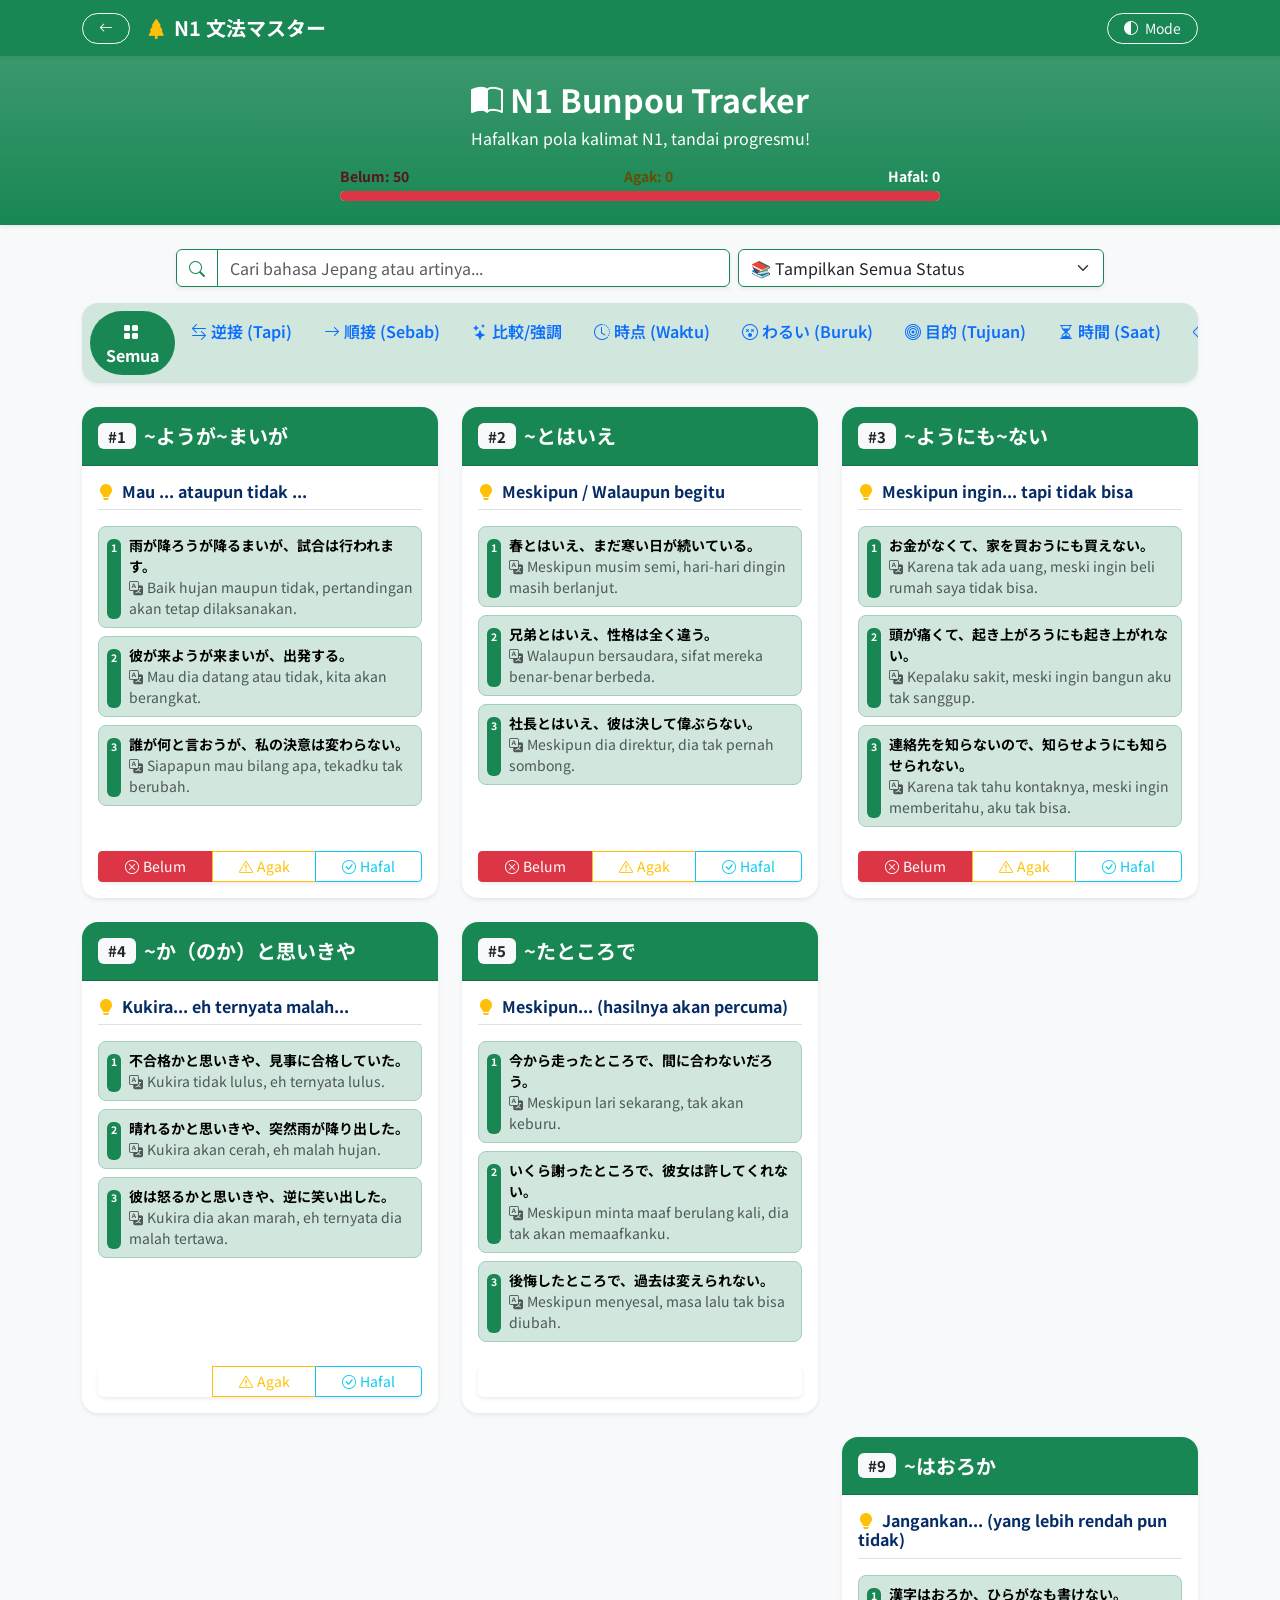
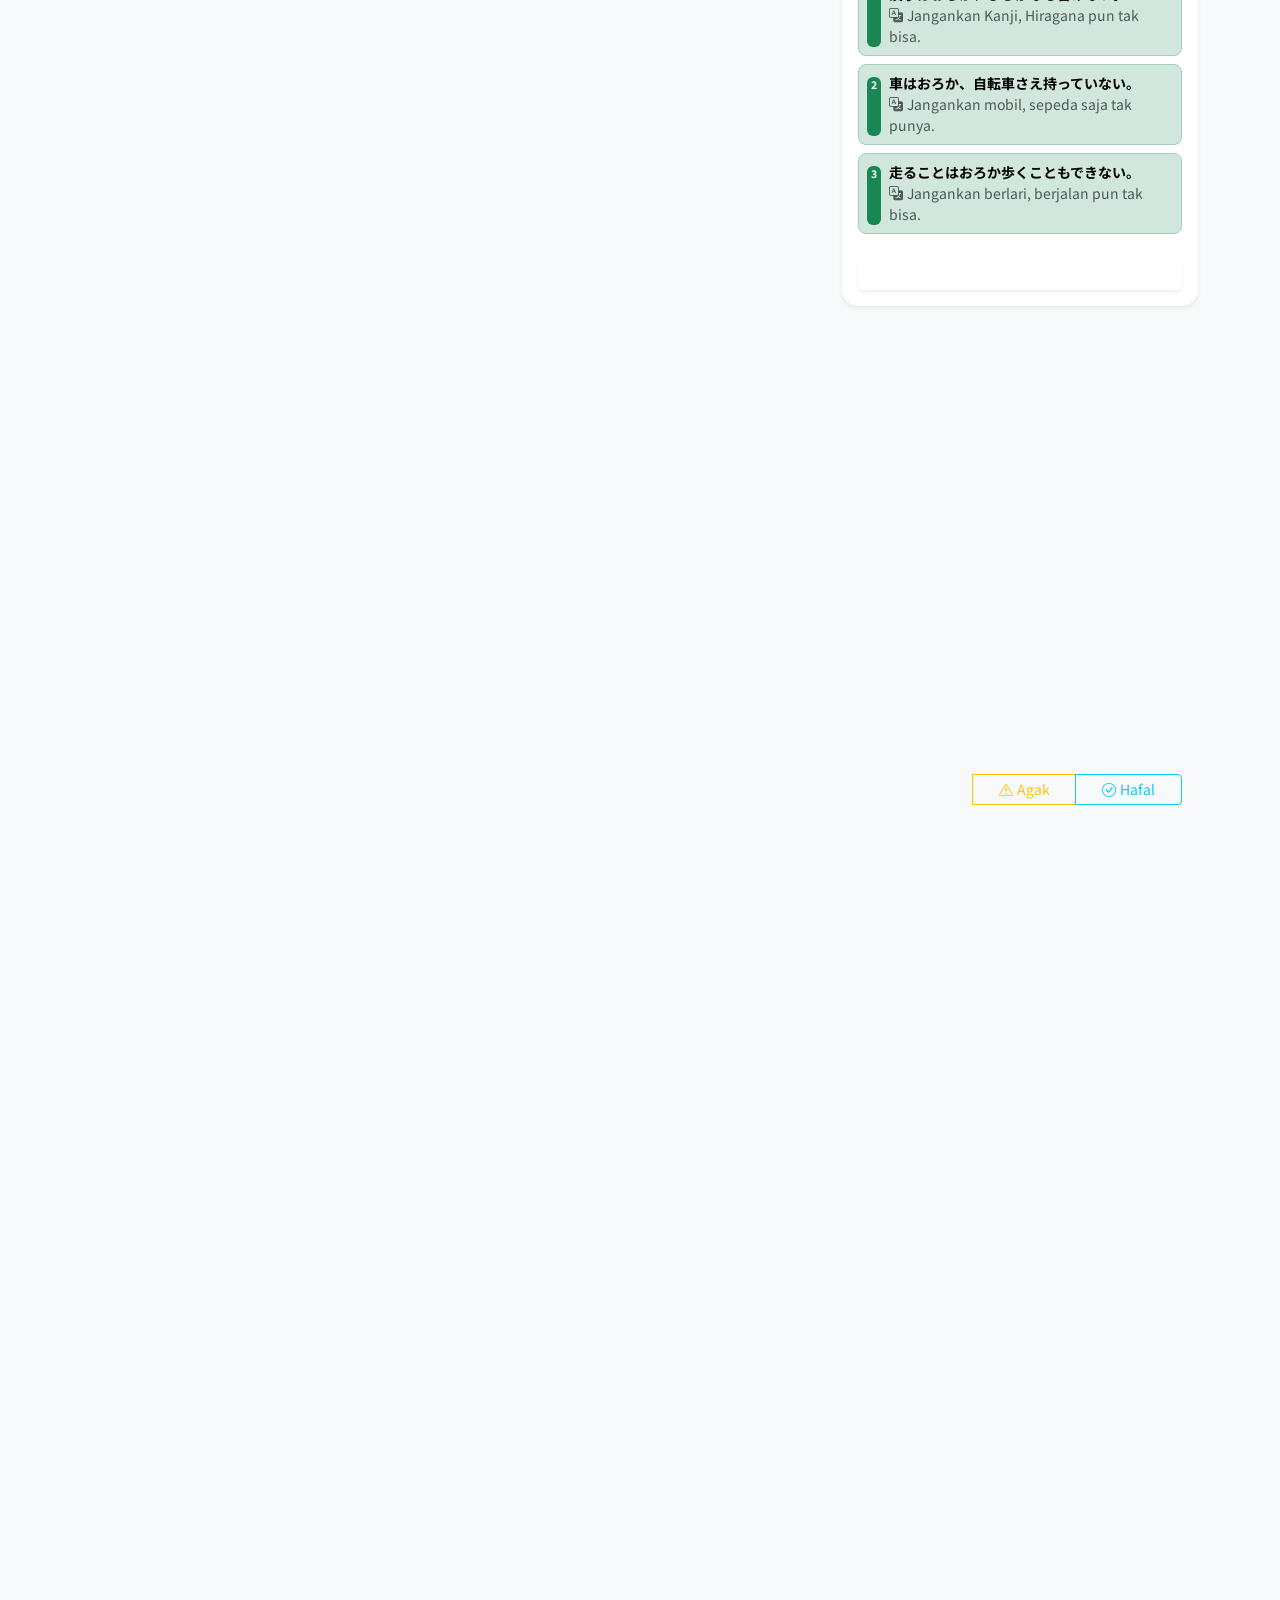
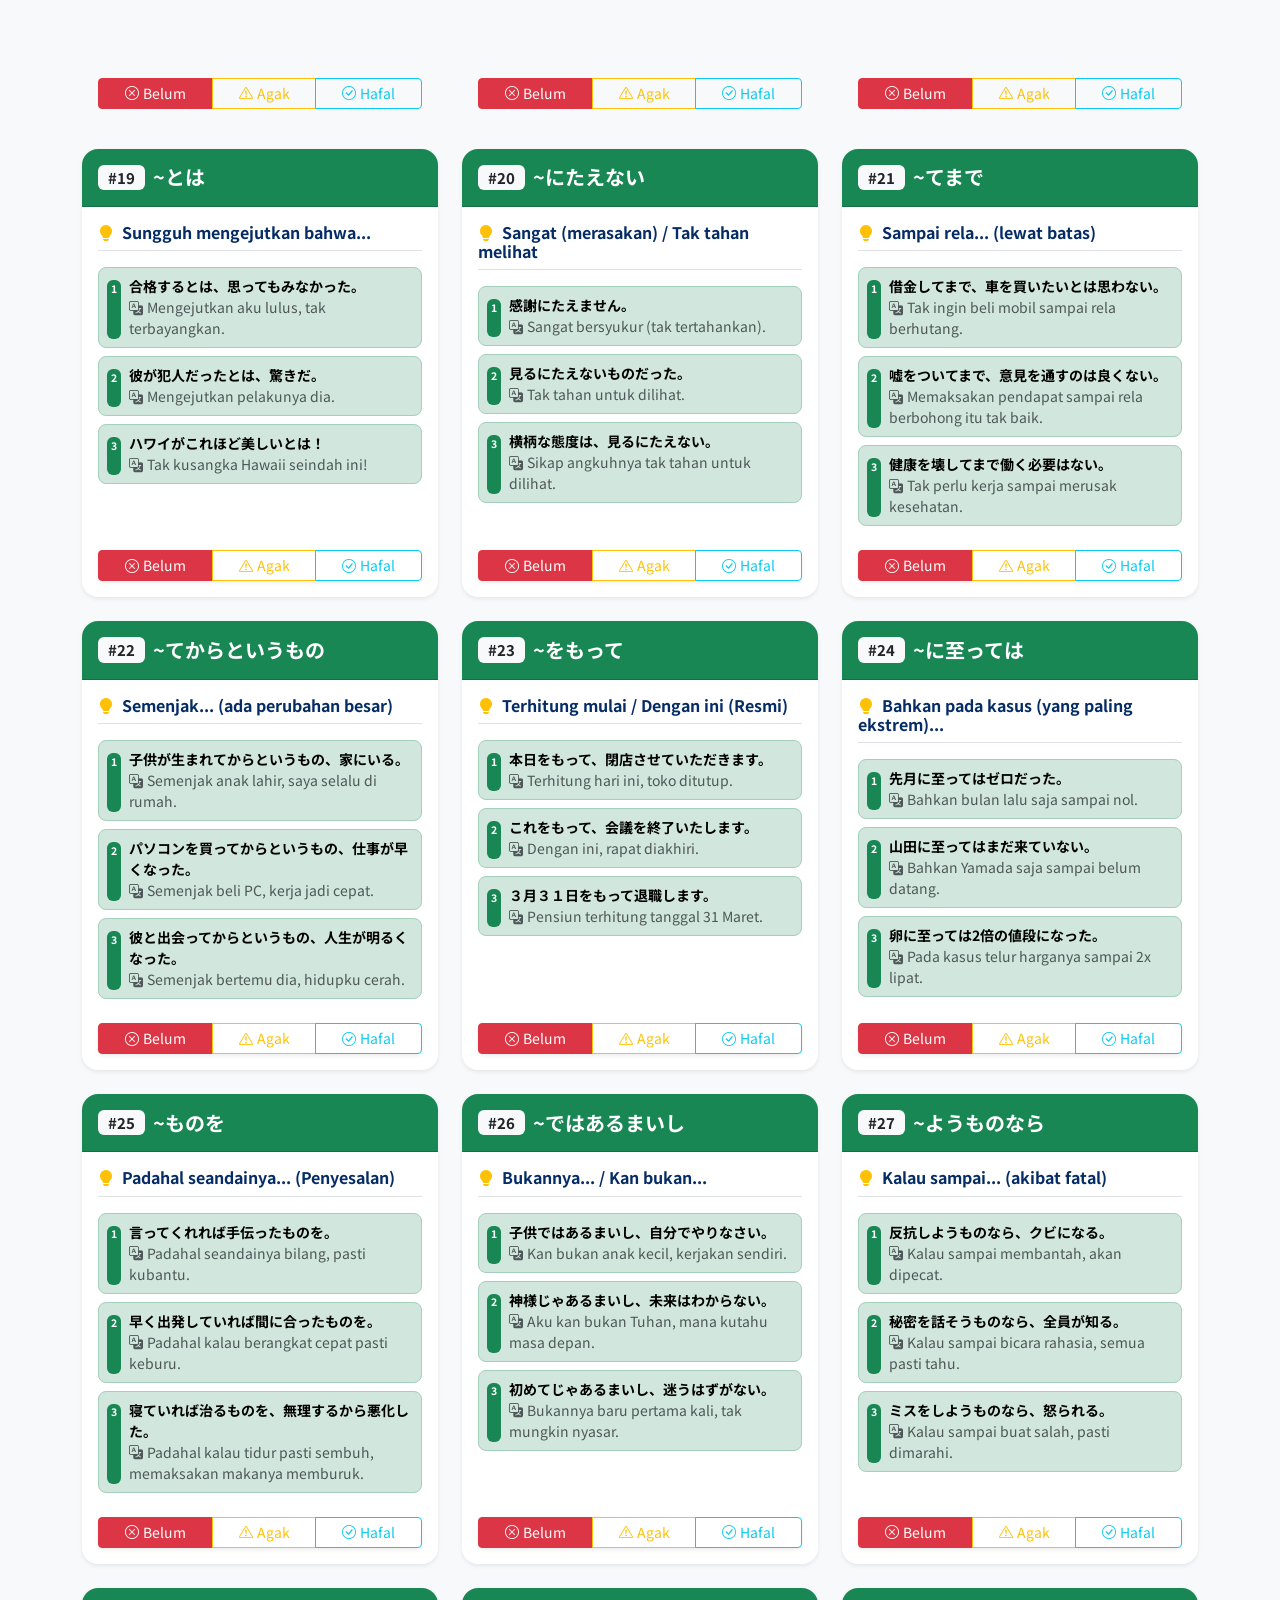
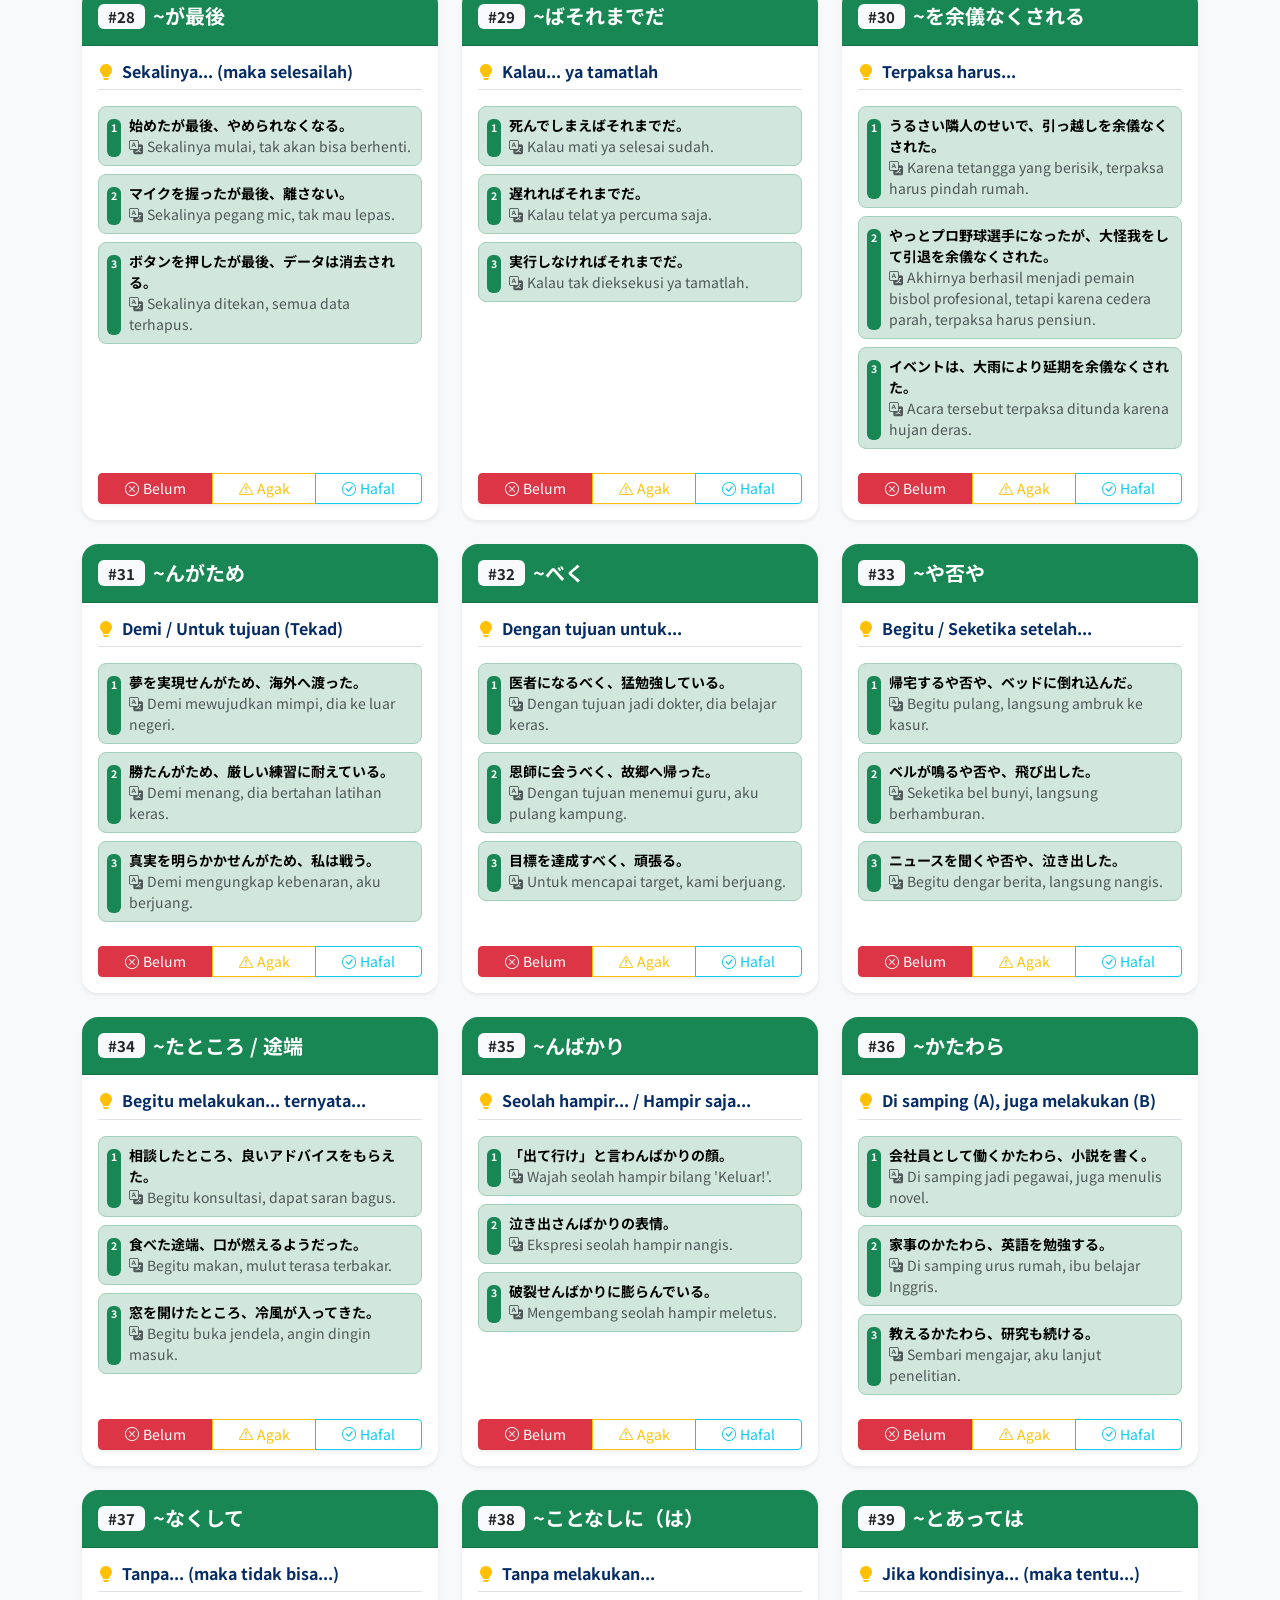
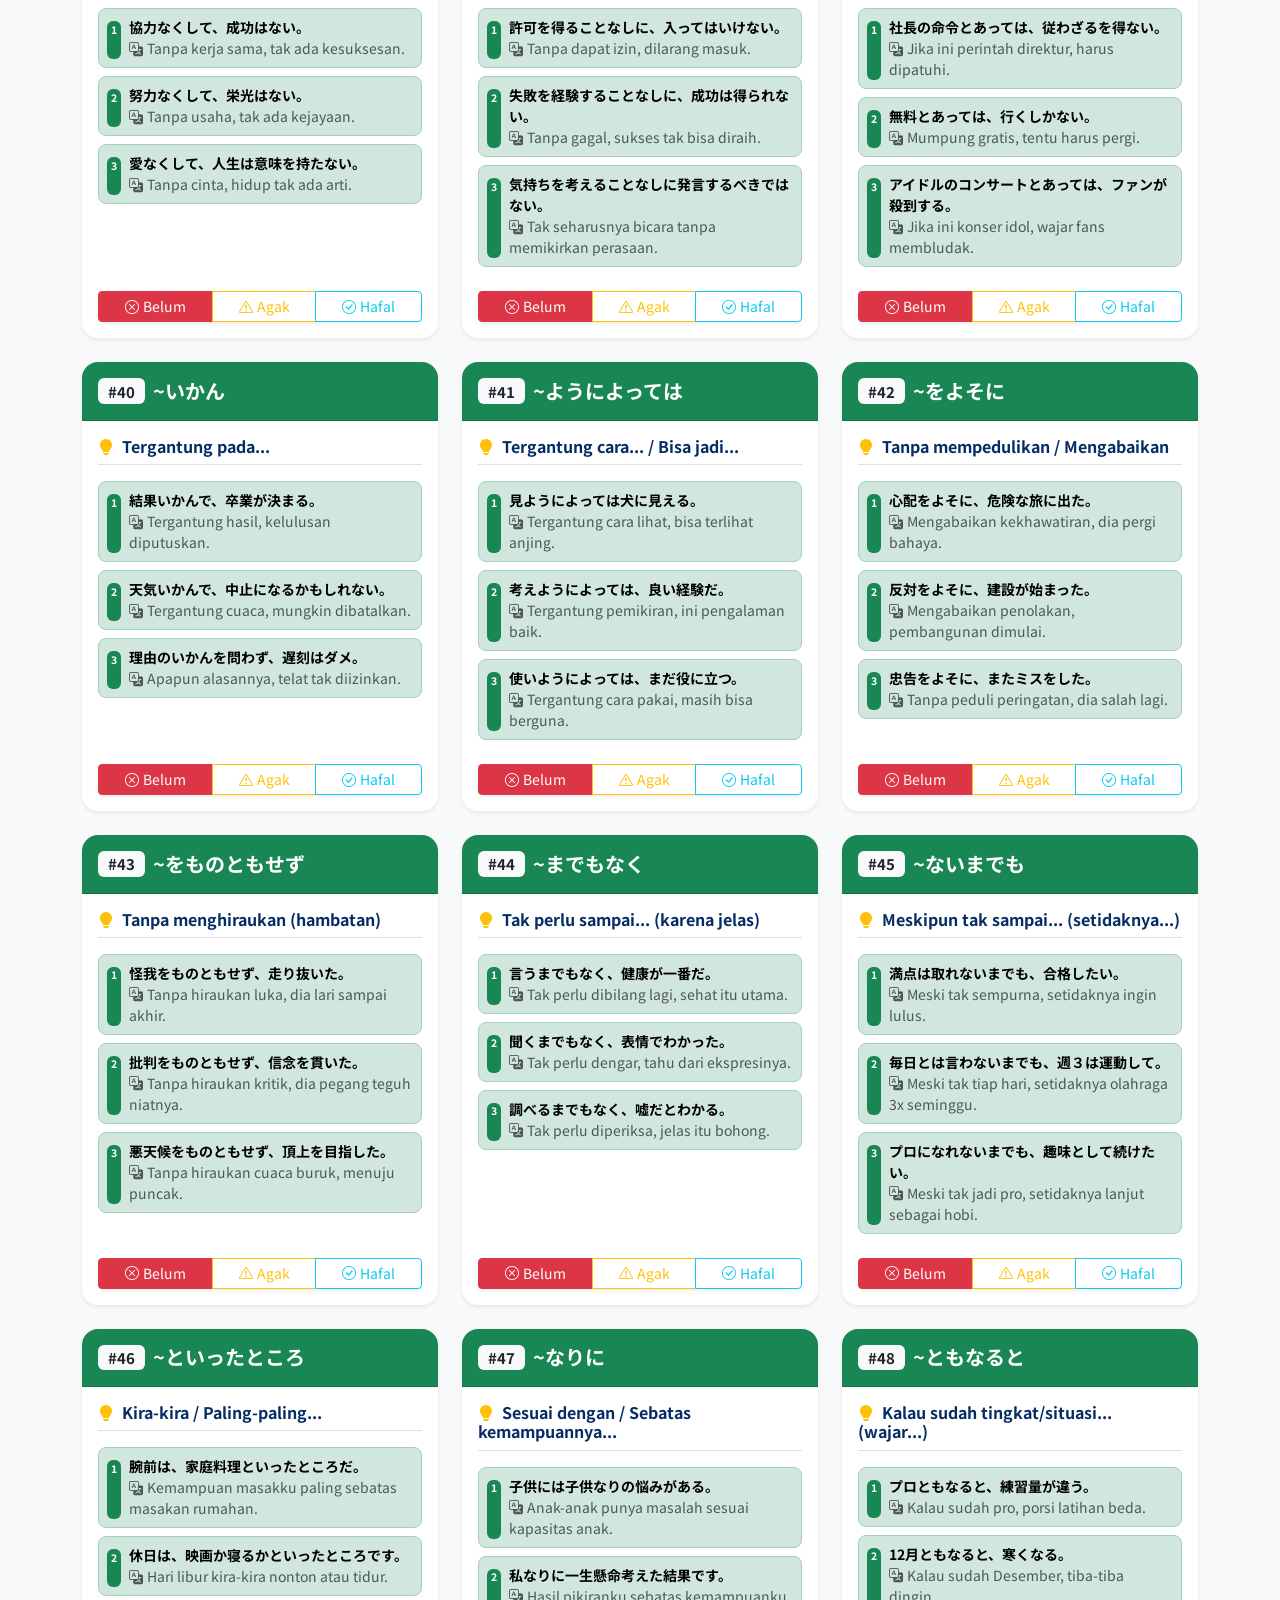
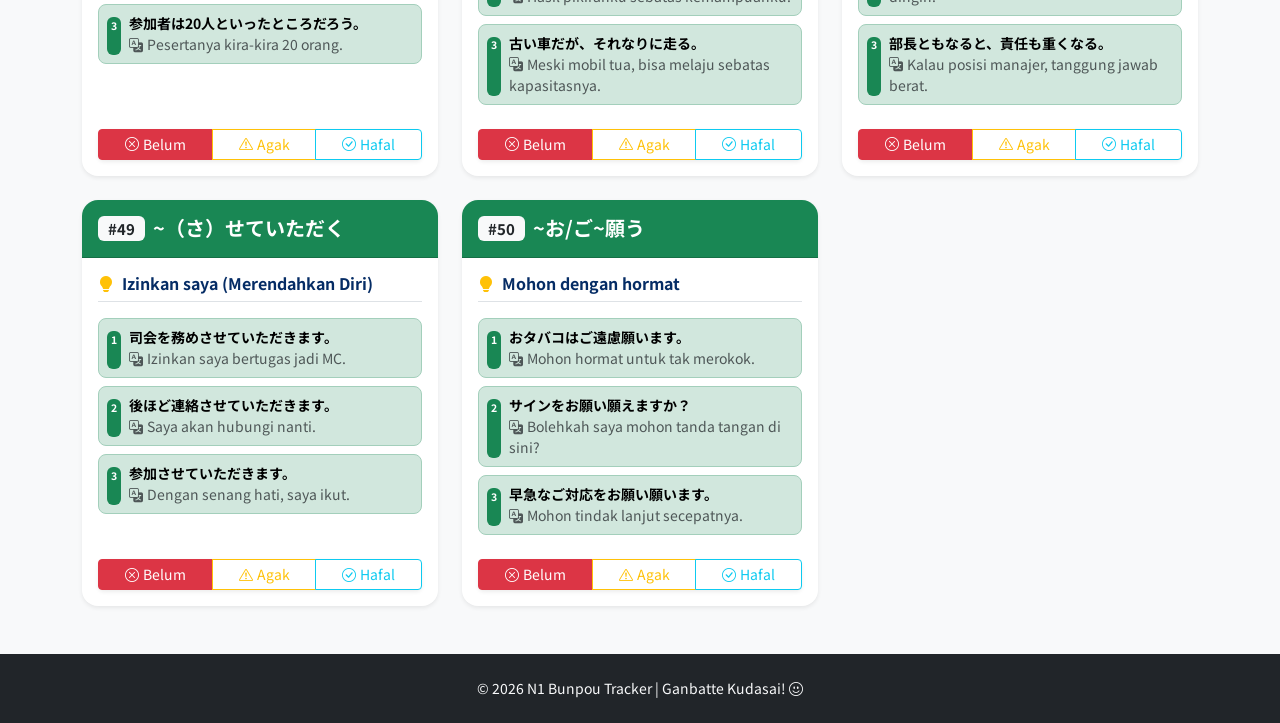
<file: bunpou/index.html>
<!DOCTYPE html>
<html lang="id" data-bs-theme="light">
  <head>
    <meta charset="UTF-8" />
    <meta name="viewport" content="width=device-width, initial-scale=1.0" />
    <title>Hafalan Bunpou N1 - Nihongo no Mori</title>

    <link
      rel="icon"
      href="data:image/svg+xml,<svg xmlns=%22http://www.w3.org/2000/svg%22 viewBox=%220 0 100 100%22><text y=%22.9em%22 font-size=%2290%22>📖</text></svg>"
    />
    <!-- Bootstrap 5.3 CSS -->
    <link
      href="https://cdn.jsdelivr.net/npm/bootstrap@5.3.2/dist/css/bootstrap.min.css"
      rel="stylesheet"
    />
    <!-- Bootstrap Icons -->
    <link
      rel="stylesheet"
      href="https://cdn.jsdelivr.net/npm/bootstrap-icons@1.11.1/font/bootstrap-icons.css"
    />
    <!-- Google Fonts -->
    <link
      href="https://fonts.googleapis.com/css2?family=Noto+Sans+JP:wght@400;600;700&display=swap"
      rel="stylesheet"
    />
    <!-- AOS Animation -->
    <link href="https://unpkg.com/aos@2.3.1/dist/aos.css" rel="stylesheet" />

    <!-- Minimal Utility Style -->
    <style>
      body {
        font-family: 'Noto Sans JP', sans-serif;
      }
      /* Smooth horizontal scroll for category tabs on mobile */
      .scroll-tabs {
        overflow-x: auto;
        flex-wrap: nowrap !important;
        padding-bottom: 5px;
        scrollbar-width: none;
      }
      .scroll-tabs::-webkit-scrollbar {
        display: none;
      }
      /* Status button transition */
      .btn-status {
        transition: all 0.2s ease-in-out;
      }
    </style>
  </head>
  <body class="bg-body-tertiary transition-colors">
    <!-- Navbar & Theme Toggle -->
    <nav
      class="navbar navbar-expand-lg bg-success text-white shadow-sm sticky-top"
      data-bs-theme="dark"
    >
      <div class="container">
        <!-- Left Side: Back Button & Brand -->
        <div class="d-flex align-items-center">
          <a
            href="../index.html"
            class="btn btn-outline-light btn-sm rounded-pill px-3 me-3"
          >
            <i class="bi bi-arrow-left"></i>
          </a>
          <a class="navbar-brand fw-bold m-0" href="#">
            <i class="bi bi-tree-fill text-warning me-2"></i>N1 文法マスター
          </a>
        </div>

        <!-- Right Side: Theme Toggle -->
        <div class="d-flex align-items-center">
          <div class="dropdown">
            <button
              class="btn btn-outline-light btn-sm rounded-pill px-3"
              type="button"
              data-bs-toggle="dropdown"
            >
              <i class="bi bi-moon-stars-fill me-1" id="theme-icon"></i>
              <span id="theme-text" class="d-none d-sm-inline">Mode</span>
            </button>
            <ul class="dropdown-menu dropdown-menu-end shadow">
              <li>
                <button class="dropdown-item" onclick="setTheme('light')">
                  <i class="bi bi-sun-fill me-2 text-warning"></i> Light
                </button>
              </li>
              <li>
                <button class="dropdown-item" onclick="setTheme('dark')">
                  <i class="bi bi-moon-stars-fill me-2 text-info"></i> Dark
                </button>
              </li>
              <li>
                <button class="dropdown-item" onclick="setTheme('auto')">
                  <i class="bi bi-circle-half me-2"></i> System
                </button>
              </li>
            </ul>
          </div>
        </div>
      </div>
    </nav>

    <!-- Header Section -->
    <header
      class="py-4 bg-success bg-gradient text-white text-center shadow-sm"
    >
      <div class="container" data-aos="fade-down">
        <h2 class="fw-bold mb-2">
          <i class="bi bi-book-half"></i> N1 Bunpou Tracker
        </h2>
        <p class="mb-0 fs-6">Hafalkan pola kalimat N1, tandai progresmu!</p>

        <!-- Progress Bar -->
        <div class="mt-3 mx-auto" style="max-width: 600px">
          <div class="d-flex justify-content-between small fw-bold mb-1">
            <span id="progress-text-blm" class="text-danger-emphasis"
              >Belum: 0</span
            >
            <span id="progress-text-agak" class="text-warning-emphasis"
              >Agak: 0</span
            >
            <span id="progress-text-hafal" class="text-white">Hafal: 0</span>
          </div>
          <div class="progress" style="height: 10px">
            <div
              id="pb-hafal"
              class="progress-bar bg-info"
              style="width: 0%"
            ></div>
            <div
              id="pb-agak"
              class="progress-bar bg-warning"
              style="width: 0%"
            ></div>
            <div
              id="pb-blm"
              class="progress-bar bg-danger"
              style="width: 100%"
            ></div>
          </div>
        </div>
      </div>
    </header>

    <!-- Controls: Search & Filter -->
    <div class="container mt-4 mb-3" data-aos="fade-up" data-aos-delay="100">
      <div class="row g-2 justify-content-center">
        <div class="col-md-6 col-12">
          <div class="input-group shadow-sm">
            <span class="input-group-text bg-white text-success border-success"
              ><i class="bi bi-search"></i
            ></span>
            <input
              type="text"
              id="searchInput"
              class="form-control border-success"
              placeholder="Cari bahasa Jepang atau artinya..."
              onkeyup="handleSearch()"
            />
          </div>
        </div>
        <div class="col-md-4 col-12">
          <select
            id="statusFilter"
            class="form-select border-success shadow-sm"
            onchange="handleFilter()"
          >
            <option value="all">📚 Tampilkan Semua Status</option>
            <option value="0">❌ Belum Hafal</option>
            <option value="1">⚠️ Agak Hafal</option>
            <option value="2">✅ Sudah Hafal</option>
          </select>
        </div>
      </div>
    </div>

    <!-- Category Tabs -->
    <div class="container mb-4" data-aos="fade-up" data-aos-delay="200">
      <ul
        class="nav nav-pills scroll-tabs d-flex shadow-sm p-2 bg-success-subtle rounded-4"
        id="categoryTabs"
      >
        <!-- Tabs injected by JS -->
      </ul>
    </div>

    <!-- Grammar Cards Container -->
    <main class="container mb-5">
      <div
        class="row row-cols-1 row-cols-md-2 row-cols-lg-3 g-4"
        id="grammar-container"
      >
        <!-- Cards injected by JS -->
      </div>
      <!-- Empty State -->
      <div id="empty-state" class="text-center py-5 d-none">
        <h1 class="display-1 text-muted"><i class="bi bi-emoji-frown text-white"></i></h1>
        <h4 class="text-muted mt-3">Tidak ada data yang cocok.</h4>
      </div>
    </main>

    <!-- Footer -->
    <footer class="bg-dark text-light py-4 text-center mt-auto">
      <div class="container">
        <p class="mb-0 small">
          &copy; 2026 N1 Bunpou Tracker | Ganbatte Kudasai!
          <i class="bi bi-emoji-smile"></i>
        </p>
      </div>
    </footer>

    <!-- Scripts -->
    <script src="https://cdn.jsdelivr.net/npm/bootstrap@5.3.2/dist/js/bootstrap.bundle.min.js"></script>
    <script src="https://unpkg.com/aos@2.3.1/dist/aos.js"></script>

    <script>
      // --- 1. THEME MANAGEMENT ---
      const setTheme = theme => {
        if (
          theme === 'auto' &&
          window.matchMedia('(prefers-color-scheme: dark)').matches
        ) {
          document.documentElement.setAttribute('data-bs-theme', 'dark')
        } else {
          document.documentElement.setAttribute(
            'data-bs-theme',
            theme === 'auto' ? 'light' : theme
          )
        }
        localStorage.setItem('theme', theme)
        updateThemeUI(theme)
      }
      const updateThemeUI = theme => {
        const icon = document.getElementById('theme-icon')
        if (theme === 'light')
          icon.className = 'bi bi-sun-fill text-warning me-1'
        else if (theme === 'dark')
          icon.className = 'bi bi-moon-stars-fill text-info me-1'
        else icon.className = 'bi bi-circle-half me-1'
      }
      setTheme(localStorage.getItem('theme') || 'auto')

      // --- 2. DATA SOURCE ---
      const categories = [
        { id: 'cat-1', icon: 'bi-arrow-left-right', title: '逆接 (Tapi)' },
        { id: 'cat-2', icon: 'bi-arrow-right', title: '順接 (Sebab)' },
        { id: 'cat-3', icon: 'bi-stars', title: '比較/強調' },
        { id: 'cat-4', icon: 'bi-clock-history', title: '時点 (Waktu)' },
        { id: 'cat-5', icon: 'bi-emoji-dizzy', title: 'わるい (Buruk)' },
        { id: 'cat-6', icon: 'bi-bullseye', title: '目的 (Tujuan)' },
        { id: 'cat-7', icon: 'bi-hourglass-split', title: '時間 (Saat)' },
        { id: 'cat-8', icon: 'bi-question-diamond', title: '仮定 (Syarat)' },
        { id: 'cat-9', icon: 'bi-slash-circle', title: '関係ない' },
        { id: 'cat-10', icon: 'bi-person-badge', title: '敬語 (Keigo)' }
      ]

      const bunpouData = [
        // Cat 1
        {
          cat: 'cat-1',
          id: '1',
          ja: '~ようが~まいが',
          idn: 'Mau ... ataupun tidak ...',
          ex: [
            {
              j: '雨が降ろうが降るまいが、試合は行われます。',
              i: 'Baik hujan maupun tidak, pertandingan akan tetap dilaksanakan.'
            },
            {
              j: '彼が来ようが来まいが、出発する。',
              i: 'Mau dia datang atau tidak, kita akan berangkat.'
            },
            {
              j: '誰が何と言おうが、私の決意は変わらない。',
              i: 'Siapapun mau bilang apa, tekadku tak berubah.'
            }
          ]
        },
        {
          cat: 'cat-1',
          id: '2',
          ja: '~とはいえ',
          idn: 'Meskipun / Walaupun begitu',
          ex: [
            {
              j: '春とはいえ、まだ寒い日が続いている。',
              i: 'Meskipun musim semi, hari-hari dingin masih berlanjut.'
            },
            {
              j: '兄弟とはいえ、性格は全く違う。',
              i: 'Walaupun bersaudara, sifat mereka benar-benar berbeda.'
            },
            {
              j: '社長とはいえ、彼は決して偉ぶらない。',
              i: 'Meskipun dia direktur, dia tak pernah sombong.'
            }
          ]
        },
        {
          cat: 'cat-1',
          id: '3',
          ja: '~ようにも~ない',
          idn: 'Meskipun ingin... tapi tidak bisa',
          ex: [
            {
              j: 'お金がなくて、家を買おうにも買えない。',
              i: 'Karena tak ada uang, meski ingin beli rumah saya tidak bisa.'
            },
            {
              j: '頭が痛くて、起き上がろうにも起き上がれない。',
              i: 'Kepalaku sakit, meski ingin bangun aku tak sanggup.'
            },
            {
              j: '連絡先を知らないので、知らせようにも知らせられない。',
              i: 'Karena tak tahu kontaknya, meski ingin memberitahu, aku tak bisa.'
            }
          ]
        },
        {
          cat: 'cat-1',
          id: '4',
          ja: '~か（のか）と思いきや',
          idn: 'Kukira... eh ternyata malah...',
          ex: [
            {
              j: '不合格かと思いきや、見事に合格していた。',
              i: 'Kukira tidak lulus, eh ternyata lulus.'
            },
            {
              j: '晴れるかと思いきや、突然雨が降り出した。',
              i: 'Kukira akan cerah, eh malah hujan.'
            },
            {
              j: '彼は怒るかと思いきや、逆に笑い出した。',
              i: 'Kukira dia akan marah, eh ternyata dia malah tertawa.'
            }
          ]
        },
        {
          cat: 'cat-1',
          id: '5',
          ja: '~たところで',
          idn: 'Meskipun... (hasilnya akan percuma)',
          ex: [
            {
              j: '今から走ったところで、間に合わないだろう。',
              i: 'Meskipun lari sekarang, tak akan keburu.'
            },
            {
              j: 'いくら謝ったところで、彼女は許してくれない。',
              i: 'Meskipun minta maaf berulang kali, dia tak akan memaafkanku.'
            },
            {
              j: '後悔したところで、過去は変えられない。',
              i: 'Meskipun menyesal, masa lalu tak bisa diubah.'
            }
          ]
        },

        // Cat 2
        {
          cat: 'cat-2',
          id: '6',
          ja: '~ばこそ',
          idn: 'Justru karena...',
          ex: [
            {
              j: '君の将来を思えばこそ、厳しく言うのだ。',
              i: 'Justru karena memikirkan masa depanmu, aku bicara tegas.'
            },
            {
              j: '愛していればこそ、別れを決意した。',
              i: 'Justru karena mencintainya, aku memutuskan berpisah.'
            },
            {
              j: '健康であればこそ、仕事が頑張れる。',
              i: 'Justru karena sehatlah, kita bisa semangat bekerja.'
            }
          ]
        },
        {
          cat: 'cat-2',
          id: '7',
          ja: '~ゆえ',
          idn: 'Karena / Oleh karena (Formal)',
          ex: [
            {
              j: '悪天候ゆえ、本日のイベントは中止となります。',
              i: 'Oleh karena cuaca buruk, event dibatalkan.'
            },
            {
              j: '貧しさゆえに、彼は進学を諦めた。',
              i: 'Karena kemiskinan, dia menyerah untuk lanjut sekolah.'
            },
            {
              j: '若さゆえの過ちだったと反省している。',
              i: 'Aku introspeksi bahwa itu adalah kesalahan karena masa muda.'
            }
          ]
        },

        // Cat 3
        {
          cat: 'cat-3',
          id: '8',
          ja: '~たりとも',
          idn: 'Bahkan (1 unit) pun tidak',
          ex: [
            {
              j: '１日たりとも君を忘れたことはない。',
              i: 'Bahkan sehari pun aku tak pernah melupakanmu.'
            },
            {
              j: '１円たりとも無駄にはできない。',
              i: 'Bahkan satu yen pun tak boleh disia-siakan.'
            },
            {
              j: '一瞬たりとも気を抜いてはいけない。',
              i: 'Sesaat pun tidak boleh lengah.'
            }
          ]
        },
        {
          cat: 'cat-3',
          id: '9',
          ja: '~はおろか',
          idn: 'Jangankan... (yang lebih rendah pun tidak)',
          ex: [
            {
              j: '漢字はおろか、ひらがなも書けない。',
              i: 'Jangankan Kanji, Hiragana pun tak bisa.'
            },
            {
              j: '車はおろか、自転車さえ持っていない。',
              i: 'Jangankan mobil, sepeda saja tak punya.'
            },
            {
              j: '走ることはおろか歩くこともできない。',
              i: 'Jangankan berlari, berjalan pun tak bisa.'
            }
          ]
        },
        {
          cat: 'cat-3',
          id: '10',
          ja: '~もさることながら',
          idn: 'Tentu saja A, tapi B juga',
          ex: [
            {
              j: '味もさることながら、サービスが素晴らしい。',
              i: 'Tentu saja rasanya, tapi pelayanannya juga luar biasa.'
            },
            {
              j: 'デザインもさることながら、機能性が高い。',
              i: 'Tentu saja desainnya, tapi fungsionalitasnya juga tinggi.'
            },
            {
              j: '両親の希望もさることながら、本人の意志が大切だ。',
              i: 'Harapan ortu penting, tapi kemauan sendiri yang paling penting.'
            }
          ]
        },
        {
          cat: 'cat-3',
          id: '11',
          ja: '~をおいて他にはない',
          idn: 'Tidak ada yang lain selain...',
          ex: [
            { j: '彼をおいて他にいない。', i: 'Tidak ada lagi selain dia.' },
            {
              j: 'あなたをおいて他にいません。',
              i: 'Tidak ada yang lain selain dirimu.'
            },
            {
              j: 'ここをおいて他には見られない。',
              i: 'Tak bisa dilihat di tempat lain selain di sini.'
            }
          ]
        },
        {
          cat: 'cat-3',
          id: '12',
          ja: '~ならでは',
          idn: 'Khas / Hanya ada pada...',
          ex: [
            {
              j: '京都ならではの料理です。',
              i: 'Masakan khas (yang hanya ada di) Kyoto.'
            },
            { j: '彼ならではのアイデアだ。', i: 'Ide khas dari dia.' },
            {
              j: '専門店ならではの品揃えですね。',
              i: 'Kelengkapan barang khas toko khusus.'
            }
          ]
        },
        {
          cat: 'cat-3',
          id: '13',
          ja: '~あるまじき',
          idn: 'Tidak sepantasnya',
          ex: [
            {
              j: '教師としてあるまじき行為だ。',
              i: 'Tindakan yang tak sepantasnya bagi guru.'
            },
            {
              j: 'プロにあるまじきミス。',
              i: 'Kesalahan yang tak sepantasnya bagi pro.'
            },
            {
              j: '許すまじき犯罪だ。',
              i: 'Kejahatan yang tak pantas dimaafkan.'
            }
          ]
        },
        {
          cat: 'cat-3',
          id: '14',
          ja: '~にひきかえ',
          idn: 'Sangat kontras dengan...',
          ex: [
            {
              j: '兄にひきかえ、弟は遊んでばかりいる。',
              i: 'Sangat kontras dengan kakaknya, adiknya cuma main.'
            },
            {
              j: '昨日にひきかえ、今日は快晴だ。',
              i: 'Kontras dengan kemarin, hari ini cerah.'
            },
            {
              j: '前作の不評にひきかえ、今作は大ヒット。',
              i: 'Kontras dengan karya lalu yang buruk, karya ini sukses.'
            }
          ]
        },
        {
          cat: 'cat-3',
          id: '15',
          ja: '~といったらない',
          idn: 'Sangat... / Bukan main',
          ex: [
            {
              j: 'その時の恥ずかしさといったらない。',
              i: 'Rasa maluku saat itu bukan main.'
            },
            {
              j: '美しさといったらなかった。',
              i: 'Keindahannya sangat luar biasa.'
            },
            {
              j: '徹夜明けの眠さといったらない。',
              i: 'Kantuk setelah begadang bukan main rasanya.'
            }
          ]
        },
        {
          cat: 'cat-3',
          id: '16',
          ja: '~極まりない',
          idn: 'Sangat... (hal negatif)',
          ex: [
            { j: '迷惑極まりない。', i: 'Sangat mengganggu sekali.' },
            {
              j: '危険極まりない行為だ。',
              i: 'Tindakan yang sangat berbahaya.'
            },
            { j: '態度は失礼極まりない。', i: 'Sikapnya sangat tak sopan.' }
          ]
        },
        {
          cat: 'cat-3',
          id: '17',
          ja: '~てやまない',
          idn: 'Sangat / Tak henti-henti (doa)',
          ex: [
            {
              j: 'ご活躍を祈ってやみません。',
              i: 'Tak henti-henti mendoakan kesuksesan.'
            },
            { j: '平和を願ってやまない。', i: 'Sangat berharap dunia damai.' },
            {
              j: '親は子供の幸せを願ってやまない。',
              i: 'Orang tua tak henti mendoakan kebahagiaan anak.'
            }
          ]
        },
        {
          cat: 'cat-3',
          id: '18',
          ja: '~を禁じえない',
          idn: 'Tak bisa menahan (perasaan)',
          ex: [
            { j: '涙を禁じえなかった。', i: 'Tak bisa menahan air mata.' },
            {
              j: '驚きを禁じえなかった。',
              i: 'Tak bisa menahan rasa kagum/kaget.'
            },
            { j: '怒りを禁じえない。', i: 'Tak bisa menahan kemarahan.' }
          ]
        },
        {
          cat: 'cat-3',
          id: '19',
          ja: '~とは',
          idn: 'Sungguh mengejutkan bahwa...',
          ex: [
            {
              j: '合格するとは、思ってもみなかった。',
              i: 'Mengejutkan aku lulus, tak terbayangkan.'
            },
            {
              j: '彼が犯人だったとは、驚きだ。',
              i: 'Mengejutkan pelakunya dia.'
            },
            {
              j: 'ハワイがこれほど美しいとは！',
              i: 'Tak kusangka Hawaii seindah ini!'
            }
          ]
        },
        {
          cat: 'cat-3',
          id: '20',
          ja: '~にたえない',
          idn: 'Sangat (merasakan) / Tak tahan melihat',
          ex: [
            {
              j: '感謝にたえません。',
              i: 'Sangat bersyukur (tak tertahankan).'
            },
            { j: '見るにたえないものだった。', i: 'Tak tahan untuk dilihat.' },
            {
              j: '横柄な態度は、見るにたえない。',
              i: 'Sikap angkuhnya tak tahan untuk dilihat.'
            }
          ]
        },
        {
          cat: 'cat-3',
          id: '21',
          ja: '~てまで',
          idn: 'Sampai rela... (lewat batas)',
          ex: [
            {
              j: '借金してまで、車を買いたいとは思わない。',
              i: 'Tak ingin beli mobil sampai rela berhutang.'
            },
            {
              j: '嘘をついてまで、意見を通すのは良くない。',
              i: 'Memaksakan pendapat sampai rela berbohong itu tak baik.'
            },
            {
              j: '健康を壊してまで働く必要はない。',
              i: 'Tak perlu kerja sampai merusak kesehatan.'
            }
          ]
        },

        // Cat 4
        {
          cat: 'cat-4',
          id: '22',
          ja: '~てからというもの',
          idn: 'Semenjak... (ada perubahan besar)',
          ex: [
            {
              j: '子供が生まれてからというもの、家にいる。',
              i: 'Semenjak anak lahir, saya selalu di rumah.'
            },
            {
              j: 'パソコンを買ってからというもの、仕事が早くなった。',
              i: 'Semenjak beli PC, kerja jadi cepat.'
            },
            {
              j: '彼と出会ってからというもの、人生が明るくなった。',
              i: 'Semenjak bertemu dia, hidupku cerah.'
            }
          ]
        },
        {
          cat: 'cat-4',
          id: '23',
          ja: '~をもって',
          idn: 'Terhitung mulai / Dengan ini (Resmi)',
          ex: [
            {
              j: '本日をもって、閉店させていただきます。',
              i: 'Terhitung hari ini, toko ditutup.'
            },
            {
              j: 'これをもって、会議を終了いたします。',
              i: 'Dengan ini, rapat diakhiri.'
            },
            {
              j: '３月３１日をもって退職します。',
              i: 'Pensiun terhitung tanggal 31 Maret.'
            }
          ]
        },

        // Cat 5
        {
          cat: 'cat-5',
          id: '24',
          ja: '~に至っては',
          idn: 'Bahkan pada kasus (yang paling ekstrem)...',
          ex: [
            {
              j: '先月に至ってはゼロだった。',
              i: 'Bahkan bulan lalu saja sampai nol.'
            },
            {
              j: '山田に至ってはまだ来ていない。',
              i: 'Bahkan Yamada saja sampai belum datang.'
            },
            {
              j: '卵に至っては2倍の値段になった。',
              i: 'Pada kasus telur harganya sampai 2x lipat.'
            }
          ]
        },
        {
          cat: 'cat-5',
          id: '25',
          ja: '~ものを',
          idn: 'Padahal seandainya... (Penyesalan)',
          ex: [
            {
              j: '言ってくれれば手伝ったものを。',
              i: 'Padahal seandainya bilang, pasti kubantu.'
            },
            {
              j: '早く出発していれば間に合ったものを。',
              i: 'Padahal kalau berangkat cepat pasti keburu.'
            },
            {
              j: '寝ていれば治るものを、無理するから悪化した。',
              i: 'Padahal kalau tidur pasti sembuh, memaksakan makanya memburuk.'
            }
          ]
        },
        {
          cat: 'cat-5',
          id: '26',
          ja: '~ではあるまいし',
          idn: 'Bukannya... / Kan bukan...',
          ex: [
            {
              j: '子供ではあるまいし、自分でやりなさい。',
              i: 'Kan bukan anak kecil, kerjakan sendiri.'
            },
            {
              j: '神様じゃあるまいし、未来はわからない。',
              i: 'Aku kan bukan Tuhan, mana kutahu masa depan.'
            },
            {
              j: '初めてじゃあるまいし、迷うはずがない。',
              i: 'Bukannya baru pertama kali, tak mungkin nyasar.'
            }
          ]
        },
        {
          cat: 'cat-5',
          id: '27',
          ja: '~ようものなら',
          idn: 'Kalau sampai... (akibat fatal)',
          ex: [
            {
              j: '反抗しようものなら、クビになる。',
              i: 'Kalau sampai membantah, akan dipecat.'
            },
            {
              j: '秘密を話そうものなら、全員が知る。',
              i: 'Kalau sampai bicara rahasia, semua pasti tahu.'
            },
            {
              j: 'ミスをしようものなら、怒られる。',
              i: 'Kalau sampai buat salah, pasti dimarahi.'
            }
          ]
        },
        {
          cat: 'cat-5',
          id: '28',
          ja: '~が最後',
          idn: 'Sekalinya... (maka selesailah)',
          ex: [
            {
              j: '始めたが最後、やめられなくなる。',
              i: 'Sekalinya mulai, tak akan bisa berhenti.'
            },
            {
              j: 'マイクを握ったが最後、離さない。',
              i: 'Sekalinya pegang mic, tak mau lepas.'
            },
            {
              j: 'ボタンを押したが最後、データは消去される。',
              i: 'Sekalinya ditekan, semua data terhapus.'
            }
          ]
        },
        {
          cat: 'cat-5',
          id: '29',
          ja: '~ばそれまでだ',
          idn: 'Kalau... ya tamatlah',
          ex: [
            {
              j: '死んでしまえばそれまでだ。',
              i: 'Kalau mati ya selesai sudah.'
            },
            { j: '遅れればそれまでだ。', i: 'Kalau telat ya percuma saja.' },
            {
              j: '実行しなければそれまでだ。',
              i: 'Kalau tak dieksekusi ya tamatlah.'
            }
          ]
        },

        {
          cat: 'cat-5',
          id: '30',
          ja: '~を余儀なくされる',
          idn: 'Terpaksa harus...',
          ex: [
            {
              j: 'うるさい隣人のせいで、引っ越しを余儀なくされた。',
              i: 'Karena tetangga yang berisik, terpaksa harus pindah rumah.'
            },
            {
              j: 'やっとプロ野球選手になったが、大怪我をして引退を余儀なくされた。',
              i: 'Akhirnya berhasil menjadi pemain bisbol profesional, tetapi karena cedera parah, terpaksa harus pensiun.'
            },
            {
              j: 'イベントは、大雨により延期を余儀なくされた。',
              i: 'Acara tersebut terpaksa ditunda karena hujan deras.'
            }
          ]
        },

        // Cat 6
        {
          cat: 'cat-6',
          id: '31',
          ja: '~んがため',
          idn: 'Demi / Untuk tujuan (Tekad)',
          ex: [
            {
              j: '夢を実現せんがため、海外へ渡った。',
              i: 'Demi mewujudkan mimpi, dia ke luar negeri.'
            },
            {
              j: '勝たんがため、厳しい練習に耐えている。',
              i: 'Demi menang, dia bertahan latihan keras.'
            },
            {
              j: '真実を明らかかせんがため、私は戦う。',
              i: 'Demi mengungkap kebenaran, aku berjuang.'
            }
          ]
        },
        {
          cat: 'cat-6',
          id: '32',
          ja: '~べく',
          idn: 'Dengan tujuan untuk...',
          ex: [
            {
              j: '医者になるべく、猛勉強している。',
              i: 'Dengan tujuan jadi dokter, dia belajar keras.'
            },
            {
              j: '恩師に会うべく、故郷へ帰った。',
              i: 'Dengan tujuan menemui guru, aku pulang kampung.'
            },
            {
              j: '目標を達成すべく、頑張る。',
              i: 'Untuk mencapai target, kami berjuang.'
            }
          ]
        },

        // Cat 7
        {
          cat: 'cat-7',
          id: '33',
          ja: '~や否や',
          idn: 'Begitu / Seketika setelah...',
          ex: [
            {
              j: '帰宅するや否や、ベッドに倒れ込んだ。',
              i: 'Begitu pulang, langsung ambruk ke kasur.'
            },
            {
              j: 'ベルが鳴るや否や、飛び出した。',
              i: 'Seketika bel bunyi, langsung berhamburan.'
            },
            {
              j: 'ニュースを聞くや否や、泣き出した。',
              i: 'Begitu dengar berita, langsung nangis.'
            }
          ]
        },
        {
          cat: 'cat-7',
          id: '34',
          ja: '~たところ / 途端',
          idn: 'Begitu melakukan... ternyata...',
          ex: [
            {
              j: '相談したところ、良いアドバイスをもらえた。',
              i: 'Begitu konsultasi, dapat saran bagus.'
            },
            {
              j: '食べた途端、口が燃えるようだった。',
              i: 'Begitu makan, mulut terasa terbakar.'
            },
            {
              j: '窓を開けたところ、冷風が入ってきた。',
              i: 'Begitu buka jendela, angin dingin masuk.'
            }
          ]
        },
        {
          cat: 'cat-7',
          id: '35',
          ja: '~んばかり',
          idn: 'Seolah hampir... / Hampir saja...',
          ex: [
            {
              j: '「出て行け」と言わんばかりの顔。',
              i: "Wajah seolah hampir bilang 'Keluar!'."
            },
            {
              j: '泣き出さんばかりの表情。',
              i: 'Ekspresi seolah hampir nangis.'
            },
            {
              j: '破裂せんばかりに膨らんでいる。',
              i: 'Mengembang seolah hampir meletus.'
            }
          ]
        },
        {
          cat: 'cat-7',
          id: '36',
          ja: '~かたわら',
          idn: 'Di samping (A), juga melakukan (B)',
          ex: [
            {
              j: '会社員として働くかたわら、小説を書く。',
              i: 'Di samping jadi pegawai, juga menulis novel.'
            },
            {
              j: '家事のかたわら、英語を勉強する。',
              i: 'Di samping urus rumah, ibu belajar Inggris.'
            },
            {
              j: '教えるかたわら、研究も続ける。',
              i: 'Sembari mengajar, aku lanjut penelitian.'
            }
          ]
        },

        // Cat 8
        {
          cat: 'cat-8',
          id: '37',
          ja: '~なくして',
          idn: 'Tanpa... (maka tidak bisa...)',
          ex: [
            {
              j: '協力なくして、成功はない。',
              i: 'Tanpa kerja sama, tak ada kesuksesan.'
            },
            {
              j: '努力なくして、栄光はない。',
              i: 'Tanpa usaha, tak ada kejayaan.'
            },
            {
              j: '愛なくして、人生は意味を持たない。',
              i: 'Tanpa cinta, hidup tak ada arti.'
            }
          ]
        },
        {
          cat: 'cat-8',
          id: '38',
          ja: '~ことなしに（は）',
          idn: 'Tanpa melakukan...',
          ex: [
            {
              j: '許可を得ることなしに、入ってはいけない。',
              i: 'Tanpa dapat izin, dilarang masuk.'
            },
            {
              j: '失敗を経験することなしに、成功は得られない。',
              i: 'Tanpa gagal, sukses tak bisa diraih.'
            },
            {
              j: '気持ちを考えることなしに発言するべきではない。',
              i: 'Tak seharusnya bicara tanpa memikirkan perasaan.'
            }
          ]
        },
        {
          cat: 'cat-8',
          id: '39',
          ja: '~とあっては',
          idn: 'Jika kondisinya... (maka tentu...)',
          ex: [
            {
              j: '社長の命令とあっては、従わざるを得ない。',
              i: 'Jika ini perintah direktur, harus dipatuhi.'
            },
            {
              j: '無料とあっては、行くしかない。',
              i: 'Mumpung gratis, tentu harus pergi.'
            },
            {
              j: 'アイドルのコンサートとあっては、ファンが殺到する。',
              i: 'Jika ini konser idol, wajar fans membludak.'
            }
          ]
        },
        {
          cat: 'cat-8',
          id: '40',
          ja: '~いかん',
          idn: 'Tergantung pada...',
          ex: [
            {
              j: '結果いかんで、卒業が決まる。',
              i: 'Tergantung hasil, kelulusan diputuskan.'
            },
            {
              j: '天気いかんで、中止になるかもしれない。',
              i: 'Tergantung cuaca, mungkin dibatalkan.'
            },
            {
              j: '理由のいかんを問わず、遅刻はダメ。',
              i: 'Apapun alasannya, telat tak diizinkan.'
            }
          ]
        },
        {
          cat: 'cat-8',
          id: '41',
          ja: '~ようによっては',
          idn: 'Tergantung cara... / Bisa jadi...',
          ex: [
            {
              j: '見ようによっては犬に見える。',
              i: 'Tergantung cara lihat, bisa terlihat anjing.'
            },
            {
              j: '考えようによっては、良い経験だ。',
              i: 'Tergantung pemikiran, ini pengalaman baik.'
            },
            {
              j: '使いようによっては、まだ役に立つ。',
              i: 'Tergantung cara pakai, masih bisa berguna.'
            }
          ]
        },

        // Cat 9
        {
          cat: 'cat-9',
          id: '42',
          ja: '~をよそに',
          idn: 'Tanpa mempedulikan / Mengabaikan',
          ex: [
            {
              j: '心配をよそに、危険な旅に出た。',
              i: 'Mengabaikan kekhawatiran, dia pergi bahaya.'
            },
            {
              j: '反対をよそに、建設が始まった。',
              i: 'Mengabaikan penolakan, pembangunan dimulai.'
            },
            {
              j: '忠告をよそに、またミスをした。',
              i: 'Tanpa peduli peringatan, dia salah lagi.'
            }
          ]
        },
        {
          cat: 'cat-9',
          id: '43',
          ja: '~をものともせず',
          idn: 'Tanpa menghiraukan (hambatan)',
          ex: [
            {
              j: '怪我をものともせず、走り抜いた。',
              i: 'Tanpa hiraukan luka, dia lari sampai akhir.'
            },
            {
              j: '批判をものともせず、信念を貫いた。',
              i: 'Tanpa hiraukan kritik, dia pegang teguh niatnya.'
            },
            {
              j: '悪天候をものともせず、頂上を目指した。',
              i: 'Tanpa hiraukan cuaca buruk, menuju puncak.'
            }
          ]
        },
        {
          cat: 'cat-9',
          id: '44',
          ja: '~までもなく',
          idn: 'Tak perlu sampai... (karena jelas)',
          ex: [
            {
              j: '言うまでもなく、健康が一番だ。',
              i: 'Tak perlu dibilang lagi, sehat itu utama.'
            },
            {
              j: '聞くまでもなく、表情でわかった。',
              i: 'Tak perlu dengar, tahu dari ekspresinya.'
            },
            {
              j: '調べるまでもなく、嘘だとわかる。',
              i: 'Tak perlu diperiksa, jelas itu bohong.'
            }
          ]
        },
        {
          cat: 'cat-9',
          id: '45',
          ja: '~ないまでも',
          idn: 'Meskipun tak sampai... (setidaknya...)',
          ex: [
            {
              j: '満点は取れないまでも、合格したい。',
              i: 'Meski tak sempurna, setidaknya ingin lulus.'
            },
            {
              j: '毎日とは言わないまでも、週３は運動して。',
              i: 'Meski tak tiap hari, setidaknya olahraga 3x seminggu.'
            },
            {
              j: 'プロになれないまでも、趣味として続けたい。',
              i: 'Meski tak jadi pro, setidaknya lanjut sebagai hobi.'
            }
          ]
        },
        {
          cat: 'cat-9',
          id: '46',
          ja: '~といったところ',
          idn: 'Kira-kira / Paling-paling...',
          ex: [
            {
              j: '腕前は、家庭料理といったところだ。',
              i: 'Kemampuan masakku paling sebatas masakan rumahan.'
            },
            {
              j: '休日は、映画か寝るかといったところです。',
              i: 'Hari libur kira-kira nonton atau tidur.'
            },
            {
              j: '参加者は20人といったところだろう。',
              i: 'Pesertanya kira-kira 20 orang.'
            }
          ]
        },
        {
          cat: 'cat-9',
          id: '47',
          ja: '~なりに',
          idn: 'Sesuai dengan / Sebatas kemampuannya...',
          ex: [
            {
              j: '子供には子供なりの悩みがある。',
              i: 'Anak-anak punya masalah sesuai kapasitas anak.'
            },
            {
              j: '私なりに一生懸命考えた結果です。',
              i: 'Hasil pikiranku sebatas kemampuanku.'
            },
            {
              j: '古い車だが、それなりに走る。',
              i: 'Meski mobil tua, bisa melaju sebatas kapasitasnya.'
            }
          ]
        },
        {
          cat: 'cat-9',
          id: '48',
          ja: '~ともなると',
          idn: 'Kalau sudah tingkat/situasi... (wajar...)',
          ex: [
            {
              j: 'プロともなると、練習量が違う。',
              i: 'Kalau sudah pro, porsi latihan beda.'
            },
            {
              j: '12月ともなると、寒くなる。',
              i: 'Kalau sudah Desember, tiba-tiba dingin.'
            },
            {
              j: '部長ともなると、責任も重くなる。',
              i: 'Kalau posisi manajer, tanggung jawab berat.'
            }
          ]
        },

        // Cat 10
        {
          cat: 'cat-10',
          id: '49',
          ja: '~（さ）せていただく',
          idn: 'Izinkan saya (Merendahkan Diri)',
          ex: [
            {
              j: '司会を務めさせていただきます。',
              i: 'Izinkan saya bertugas jadi MC.'
            },
            {
              j: '後ほど連絡させていただきます。',
              i: 'Saya akan hubungi nanti.'
            },
            {
              j: '参加させていただきます。',
              i: 'Dengan senang hati, saya ikut.'
            }
          ]
        },
        {
          cat: 'cat-10',
          id: '50',
          ja: '~お/ご~願う',
          idn: 'Mohon dengan hormat',
          ex: [
            {
              j: 'おタバコはご遠慮願います。',
              i: 'Mohon hormat untuk tak merokok.'
            },
            {
              j: 'サインをお願い願えますか？',
              i: 'Bolehkah saya mohon tanda tangan di sini?'
            },
            {
              j: '早急なご対応をお願い願います。',
              i: 'Mohon tindak lanjut secepatnya.'
            }
          ]
        }
      ]

      // --- 3. STATE & RENDER LOGIC ---
      // Load hafalan state (0: Belum, 1: Agak, 2: Hafal)
      let hafalanState =
        JSON.parse(localStorage.getItem('bunpouState_N1')) || {}
      bunpouData.forEach(item => {
        if (hafalanState[item.id] === undefined) hafalanState[item.id] = 0 // Default: 0
      })

      let currentCat = 'all'
      let searchQuery = ''
      let currentStatus = 'all'

      // Render Tabs
      const renderTabs = () => {
        const tabsContainer = document.getElementById('categoryTabs')
        let tabsHtml = `<li class="nav-item"><button class="nav-link active rounded-pill fw-bold" onclick="setCategory('all')" id="tab-all"><i class="bi bi-grid-fill me-1"></i>Semua</button></li>`

        categories.forEach(cat => {
          tabsHtml += `<li class="nav-item"><button class="nav-link rounded-pill text-nowrap fw-semibold" onclick="setCategory('${cat.id}')" id="tab-${cat.id}"><i class="bi ${cat.icon} me-1"></i>${cat.title}</button></li>`
        })
        tabsContainer.innerHTML = tabsHtml
      }

      const setCategory = catId => {
        currentCat = catId
        document
          .querySelectorAll('#categoryTabs .nav-link')
          .forEach(btn =>
            btn.classList.remove('active', 'bg-success', 'text-white')
          )
        const activeTab = document.getElementById(`tab-${catId}`)
        activeTab.classList.add('active', 'bg-success', 'text-white')
        renderCards()
      }

      const handleSearch = () => {
        searchQuery = document.getElementById('searchInput').value.toLowerCase()
        renderCards()
      }

      const handleFilter = () => {
        currentStatus = document.getElementById('statusFilter').value
        renderCards()
      }

      const updateStatus = (id, status) => {
        hafalanState[id] = status
        localStorage.setItem('bunpouState_N1', JSON.stringify(hafalanState))
        updateProgress()

        // Visual Update UI without re-rendering everything to avoid layout jump
        const btnBelum = document.getElementById(`btn-belum-${id}`)
        const btnAgak = document.getElementById(`btn-agak-${id}`)
        const btnHafal = document.getElementById(`btn-hafal-${id}`)
        const cardHeader = document.getElementById(`card-header-${id}`)

        btnBelum.className = `btn btn-sm btn-status ${
          status === 0 ? 'btn-danger' : 'btn-outline-danger'
        }`
        btnAgak.className = `btn btn-sm btn-status ${
          status === 1 ? 'btn-warning text-dark' : 'btn-outline-warning'
        }`
        btnHafal.className = `btn btn-sm btn-status ${
          status === 2 ? 'btn-info text-white' : 'btn-outline-info'
        }`

        cardHeader.className = `card-header text-white py-3 transition-colors ${
          status === 2
            ? 'bg-info'
            : status === 1
            ? 'bg-warning text-dark'
            : 'bg-success'
        }`

        // If user is filtering by status, re-render to hide the card immediately
        if (currentStatus !== 'all') {
          setTimeout(renderCards, 300) // slight delay for visual feedback
        }
      }

      const updateProgress = () => {
        let s0 = 0,
          s1 = 0,
          s2 = 0
        Object.values(hafalanState).forEach(val => {
          if (val === 0) s0++
          else if (val === 1) s1++
          else if (val === 2) s2++
        })
        const total = s0 + s1 + s2

        document.getElementById('progress-text-blm').innerText = `Belum: ${s0}`
        document.getElementById('progress-text-agak').innerText = `Agak: ${s1}`
        document.getElementById(
          'progress-text-hafal'
        ).innerText = `Hafal: ${s2}`

        document.getElementById('pb-hafal').style.width = `${
          (s2 / total) * 100
        }%`
        document.getElementById('pb-agak').style.width = `${
          (s1 / total) * 100
        }%`
        document.getElementById('pb-blm').style.width = `${(s0 / total) * 100}%`
      }

      const renderCards = () => {
        const container = document.getElementById('grammar-container')
        const emptyState = document.getElementById('empty-state')
        container.innerHTML = ''

        let filteredData = bunpouData.filter(item => {
          const matchCat = currentCat === 'all' || item.cat === currentCat
          const matchSearch =
            item.ja.toLowerCase().includes(searchQuery) ||
            item.idn.toLowerCase().includes(searchQuery) ||
            item.id === searchQuery
          const matchStatus =
            currentStatus === 'all' || hafalanState[item.id] == currentStatus
          return matchCat && matchSearch && matchStatus
        })

        if (filteredData.length === 0) {
          emptyState.classList.remove('d-none')
        } else {
          emptyState.classList.add('d-none')

          filteredData.forEach((item, index) => {
            const status = hafalanState[item.id]
            let headerColor =
              status === 2
                ? 'bg-info'
                : status === 1
                ? 'bg-warning text-dark'
                : 'bg-success text-white'

            let exHtml = ''
            item.ex.forEach((ex, idx) => {
              exHtml += `
                            <div class="mb-2 p-2 bg-success-subtle rounded-3 border border-success-subtle small">
                                <div class="d-flex">
                                    <span class="badge bg-success me-2 mt-1 px-1">${
                                      idx + 1
                                    }</span>
                                  <div>
                                      <!-- text-body-emphasis: Otomatis hitam di mode terang, putih di mode gelap -->
                                      <div class="fw-bold text-body-emphasis">${ex.j}</div>
                                      
                                      <!-- text-body-secondary: Versi "muted" yang lebih modern & kontrasnya pas -->
                                      <div class="text-body-secondary"><i class="bi bi-translate me-1"></i>${ex.i}</div>
                                  </div>
                                </div>
                            </div>
                        `
            })

            const cardHtml = `
                        <div class="col" data-aos="fade-up" data-aos-delay="${
                          (index % 3) * 50
                        }">
                            <div class="card h-100 shadow-sm border-0 rounded-4 overflow-hidden d-flex flex-column">
                                <div id="card-header-${
                                  item.id
                                }" class="card-header py-3 ${headerColor} transition-colors">
                                    <h5 class="card-title mb-0 fw-bold d-flex align-items-center">
                                        <span class="badge bg-light text-dark me-2">#${
                                          item.id
                                        }</span>
                                        ${item.ja}
                                    </h5>
                                </div>
                                <div class="card-body flex-grow-1">
                                    <h6 class="text-primary-emphasis fw-bold mb-3 border-bottom pb-2">
                                        <i class="bi bi-lightbulb-fill text-warning me-1"></i> ${
                                          item.idn
                                        }
                                    </h6>
                                    ${exHtml}
                                </div>
                                <div class="card-footer bg-transparent border-top-0 pb-3 pt-0">
                                    <div class="btn-group w-100 shadow-sm" role="group">
                                        <button id="btn-belum-${
                                          item.id
                                        }" class="btn btn-sm btn-status ${
              status === 0 ? 'btn-danger' : 'btn-outline-danger'
            }" onclick="updateStatus('${
              item.id
            }', 0)"><i class="bi bi-x-circle me-1"></i>Belum</button>
                                        <button id="btn-agak-${
                                          item.id
                                        }" class="btn btn-sm btn-status ${
              status === 1 ? 'btn-warning text-dark' : 'btn-outline-warning'
            }" onclick="updateStatus('${
              item.id
            }', 1)"><i class="bi bi-exclamation-triangle me-1"></i>Agak</button>
                                        <button id="btn-hafal-${
                                          item.id
                                        }" class="btn btn-sm btn-status ${
              status === 2 ? 'btn-info text-white' : 'btn-outline-info'
            }" onclick="updateStatus('${
              item.id
            }', 2)"><i class="bi bi-check-circle me-1"></i>Hafal</button>
                                    </div>
                                </div>
                            </div>
                        </div>
                    `
            container.insertAdjacentHTML('beforeend', cardHtml)
          })
        }
        AOS.refresh()
      }

      // INIT
      document.addEventListener('DOMContentLoaded', () => {
        AOS.init({ duration: 600, once: true, offset: 30 })
        renderTabs()
        setCategory('all')
        updateProgress()
      })
    </script>
  </body>
</html>
</file>
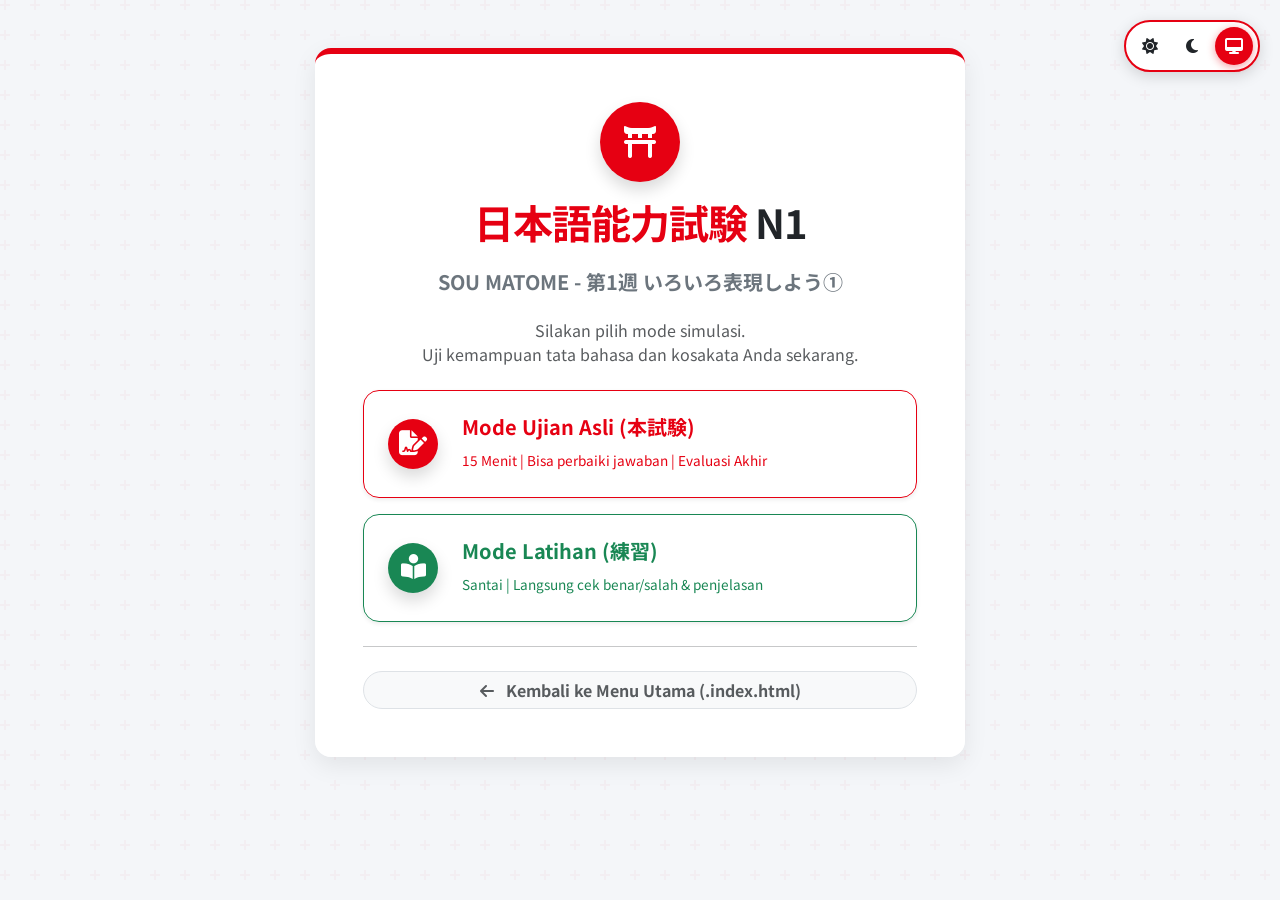
<file: exam/minggu1.html>
<!DOCTYPE html>
<html lang="id" data-bs-theme="light">
<head>
    <meta charset="UTF-8">
    <meta name="viewport" content="width=device-width, initial-scale=1.0">
    <title>JLPT N1 Simulator - Minggu 2</title>
    
    <link rel="preconnect" href="https://fonts.googleapis.com">
    <link rel="preconnect" href="https://fonts.gstatic.com" crossorigin>
    <link href="https://fonts.googleapis.com/css2?family=Noto+Sans+JP:wght@400;500;700;900&display=swap" rel="stylesheet">
    
    <link href="https://cdn.jsdelivr.net/npm/bootstrap@5.3.0/dist/css/bootstrap.min.css" rel="stylesheet">
    <link rel="stylesheet" href="https://cdnjs.cloudflare.com/ajax/libs/font-awesome/6.4.0/css/all.min.css">
    
    <style>
        :root {
            /* Warna Merah Khas JLPT */
            --jlpt-red: #e60012;
            --jlpt-red-dark: #b3000e;
            --jlpt-red-light: #ffe5e6;
            --transition-speed: 0.3s;
        }

        body {
            /* Motif Jepang Halus di Background */
            background-color: #f4f6f9;
            background-image: url("data:image/svg+xml,%3Csvg width='60' height='60' viewBox='0 0 60 60' xmlns='http://www.w3.org/2000/svg'%3E%3Cg fill='none' fill-rule='evenodd'%3E%3Cg fill='%23e60012' fill-opacity='0.03'%3E%3Cpath d='M36 34v-4h-2v4h-4v2h4v4h2v-4h4v-2h-4zm0-30V0h-2v4h-4v2h4v4h2V6h4V4h-4zM6 34v-4H4v4H0v2h4v4h2v-4h4v-2H6zM6 4V0H4v4H0v2h4v4h2V6h4V4H6z'/%3E%3C/g%3E%3C/g%3E%3C/svg%3E");
            transition: background-color var(--transition-speed), color var(--transition-speed);
            font-family: 'Noto Sans JP', 'Segoe UI', Tahoma, sans-serif;
        }

        /* Override Bootstrap Primary Color dengan JLPT Red */
        .text-primary { color: var(--jlpt-red) !important; }
        .bg-primary { background-color: var(--jlpt-red) !important; }
        .border-primary { border-color: var(--jlpt-red) !important; }
        
        .btn-primary {
            background-color: var(--jlpt-red);
            border-color: var(--jlpt-red);
            color: white;
            box-shadow: 0 4px 10px rgba(230, 0, 18, 0.3);
        }
        .btn-primary:hover {
            background-color: var(--jlpt-red-dark);
            border-color: var(--jlpt-red-dark);
            transform: translateY(-2px);
            box-shadow: 0 6px 15px rgba(230, 0, 18, 0.4);
        }
        
        .btn-outline-primary {
            color: var(--jlpt-red);
            border-color: var(--jlpt-red);
        }
        .btn-outline-primary:hover {
            background-color: var(--jlpt-red);
            color: white;
        }

        /* Styling Kartu */
        .card-exam {
            border: none;
            border-radius: 16px;
            border-top: 6px solid var(--jlpt-red);
            box-shadow: 0 8px 25px rgba(0,0,0,0.08);
            background-color: rgba(255, 255, 255, 0.95);
            backdrop-filter: blur(5px);
            transition: transform var(--transition-speed), box-shadow var(--transition-speed);
        }

        [data-bs-theme="dark"] body {
            background-color: #121212;
            background-image: url("data:image/svg+xml,%3Csvg width='60' height='60' viewBox='0 0 60 60' xmlns='http://www.w3.org/2000/svg'%3E%3Cg fill='none' fill-rule='evenodd'%3E%3Cg fill='%23ffffff' fill-opacity='0.03'%3E%3Cpath d='M36 34v-4h-2v4h-4v2h4v4h2v-4h4v-2h-4zm0-30V0h-2v4h-4v2h4v4h2V6h4V4h-4zM6 34v-4H4v4H0v2h4v4h2v-4h4v-2H6zM6 4V0H4v4H0v2h4v4h2V6h4V4H6z'/%3E%3C/g%3E%3C/g%3E%3C/svg%3E");
        }
        [data-bs-theme="dark"] .card-exam {
            background-color: #1e1e1e;
            border-top: 6px solid var(--jlpt-red);
            box-shadow: 0 10px 30px rgba(0,0,0,0.5);
        }

        /* Tombol Opsi Jawaban */
        .btn-option {
            border-radius: 12px;
            border-width: 2px;
            text-align: left;
            position: relative;
            overflow: hidden;
            transition: all 0.25s ease;
            font-size: 1.05rem;
            color: inherit;
            background-color: transparent;
            border-color: #dee2e6;
        }

        [data-bs-theme="dark"] .btn-option { border-color: #444; color: #f8f9fa; }

        .btn-option:hover:not(:disabled) {
            transform: scale(1.02);
            border-color: var(--jlpt-red);
            background-color: var(--jlpt-red-light);
            color: #333;
        }
        [data-bs-theme="dark"] .btn-option:hover:not(:disabled) {
            background-color: rgba(230, 0, 18, 0.2);
            color: #fff;
        }

        /* Kustomisasi Mode Terpilih (Mode Asli) */
        .btn-selected {
            background-color: var(--jlpt-red) !important;
            color: white !important;
            border-color: var(--jlpt-red) !important;
            box-shadow: 0 4px 10px rgba(230, 0, 18, 0.3);
        }

        /* Nomor Opsi pada Tombol */
        .opt-number {
            display: flex;
            align-items: center;
            justify-content: center;
            width: 28px;
            height: 28px;
            border-radius: 50%;
            background-color: #e9ecef;
            color: #495057;
            font-weight: bold;
            margin-right: 12px;
            transition: all 0.3s ease;
        }
        [data-bs-theme="dark"] .opt-number { background-color: #333; color: #fff; }
        .btn-selected .opt-number, .btn-success .opt-number, .btn-danger .opt-number {
            background-color: rgba(255, 255, 255, 0.2) !important;
            color: white !important;
        }

        /* Animasi Benar/Salah */
        @keyframes pulse-success {
            0% { transform: scale(1); box-shadow: 0 0 0 0 rgba(25, 135, 84, 0.7); }
            50% { transform: scale(1.03); background-color: #198754; color: white; box-shadow: 0 0 0 10px rgba(25, 135, 84, 0); }
            100% { transform: scale(1); background-color: #198754; color: white; border-color: #198754; }
        }

        @keyframes shake-error {
            0%, 100% { transform: translateX(0); }
            20%, 60% { transform: translateX(-6px); }
            40%, 80% { transform: translateX(6px); }
            50% { background-color: #dc3545; color: white; }
            100% { background-color: #dc3545; color: white; border-color: #dc3545; }
        }

        .animate-correct { animation: pulse-success 0.5s ease-out forwards; }
        .animate-wrong { animation: shake-error 0.5s ease-in-out forwards; }

        /* Timer Pulse */
        @keyframes pulse-danger {
            0% { transform: scale(1); opacity: 1; }
            50% { transform: scale(1.05); opacity: 0.8; }
            100% { transform: scale(1); opacity: 1; }
        }
        .timer-warning { animation: pulse-danger 1s infinite; background-color: #dc3545 !important; }

        /* Theme Switcher Widget */
        .theme-switcher {
            position: fixed;
            top: 20px;
            right: 20px;
            z-index: 1000;
            background: var(--bs-body-bg);
            border-radius: 50px;
            padding: 5px;
            box-shadow: 0 4px 15px rgba(0,0,0,0.15);
            border: 2px solid var(--jlpt-red);
        }

        .btn-theme {
            border-radius: 50%;
            width: 38px;
            height: 38px;
            padding: 0;
            display: inline-flex;
            align-items: center;
            justify-content: center;
            border: none;
            background: transparent;
            color: var(--bs-body-color);
            transition: all 0.3s;
        }

        .btn-theme.active {
            background: var(--jlpt-red);
            color: white;
            box-shadow: 0 2px 8px rgba(230, 0, 18, 0.4);
        }
        
        .explanation-box {
            border-left: 5px solid var(--jlpt-red);
            background-color: var(--jlpt-red-light);
            border-radius: 0 12px 12px 0;
            color: #333;
        }
        [data-bs-theme="dark"] .explanation-box {
            background-color: rgba(230, 0, 18, 0.1);
            color: #eee;
        }

        .explanation-list li { margin-bottom: 6px; }
        .soal-text { font-size: 1.25rem; font-weight: 700; color: inherit; }
        .badge-soal { background-color: var(--jlpt-red); font-size: 1rem; }
    </style>
</head>
<body>

    <div class="theme-switcher d-flex gap-1">
        <button class="btn-theme" id="btn-theme-light" onclick="setTheme('light')" title="Light Mode">
            <i class="fas fa-sun"></i>
        </button>
        <button class="btn-theme" id="btn-theme-dark" onclick="setTheme('dark')" title="Dark Mode">
            <i class="fas fa-moon"></i>
        </button>
        <button class="btn-theme" id="btn-theme-system" onclick="setTheme('system')" title="System Theme">
            <i class="fas fa-desktop"></i>
        </button>
    </div>

    <div class="container py-5" id="app">
        </div>

    <script>
        const hari1_data = [
            { id: 1, text: "（  ）の発作が起きるとせきが止まらなくなる。", options: ["うつ病", "ぜんそく", "花粉症", "癌"], answer: 1, explanation: "ぜんそく (Asma) adalah penyakit yang berhubungan dengan batuk. <ul class='explanation-list mt-2 mb-0 ps-3'><li><strong>1. うつ病 (Depresi):</strong> Penyakit mental, tidak berhubungan dengan batuk.</li><li><strong>2. ぜんそく (Asma):</strong> Tepat. Sering diikuti kata 発作 (hossa/serangan).</li><li><strong>3. 花粉症 (Alergi serbuk sari):</strong> Gejalanya bersin/hidung berair, tidak lazim disebut 発作.</li><li><strong>4. 癌 (Kanker):</strong> Bukan kondisi yang memicu 'serangan batuk mendadak'.</li></ul>" },
            { id: 2, text: "彼女と手をつないで歩いていたら、友達に（  ）。", options: ["もてなされた", "冷やかされた", "見せびらかした", "しいられた"], answer: 1, explanation: "Konteksnya digoda karena bergandengan tangan. <ul class='explanation-list mt-2 mb-0 ps-3'><li><strong>1. もてなされた:</strong> Dijamu (tamu).</li><li><strong>2. 冷やかされた:</strong> Tepat. Digoda/diledek (hiyakasu).</li><li><strong>3. 見せびらかした:</strong> Memamerkan (tidak cocok dgn struktur kalimat).</li><li><strong>4. しいられた:</strong> Dipaksa.</li></ul>" },
            { id: 3, text: "気に入って買ったバッグを友達に（  ）気分が悪かった。", options: ["けなされて", "さらわれて", "むかつかれて", "あざ笑われて"], answer: 0, explanation: "Merasa kesal karena tas yang disukai dikritik. <ul class='explanation-list mt-2 mb-0 ps-3'><li><strong>1. けなされて:</strong> Tepat. Dijelek-jelekkan/direndahkan.</li><li><strong>2. さらわれて:</strong> Diculik/disapu bersih.</li><li><strong>3. むかつかれて:</strong> Membuat mual/kesal (struktur pasif ini kurang pas untuk barang).</li><li><strong>4. あざ笑われて:</strong> Ditertawakan (biasanya menertawakan orangnya, bukan tasnya).</li></ul>" },
            { id: 4, text: "3歳ぐらいの女の子が、（  ）公園で遊んでいた。", options: ["温和に", "気さくに", "無邪気に", "陰気に"], answer: 2, explanation: "Mendeskripsikan anak usia 3 tahun yang bermain. <ul class='explanation-list mt-2 mb-0 ps-3'><li><strong>1. 温和に:</strong> Lemah lembut (untuk cuaca/sifat dewasa).</li><li><strong>2. 気さくに:</strong> Ramah/mudah bergaul.</li><li><strong>3. 無邪気に:</strong> Tepat. Polos/lugu tanpa dosa (innocent).</li><li><strong>4. 陰気に:</strong> Suram/murung.</li></ul>" },
            { id: 5, text: "彼はだれにでも優しい（  ）人で、みんなに好かれている。", options: ["でしゃばりな", "思いやりがある", "しぶとい", "きざな"], answer: 1, explanation: "Alasan dia disukai banyak orang. <ul class='explanation-list mt-2 mb-0 ps-3'><li><strong>1. でしゃばりな:</strong> Suka ikut campur (negatif).</li><li><strong>2. 思いやりがある:</strong> Tepat. Penuh perhatian/simpati.</li><li><strong>3. しぶとい:</strong> Keras kepala/gigih (kurang pas untuk 'baik hati').</li><li><strong>4. きざな:</strong> Sok bergaya/menjengkelkan (negatif).</li></ul>" },
            { id: 6, text: "バスタオルを（  ）枕の代わりにした。", options: ["つぶって", "めくって", "まるめて", "そらして"], answer: 2, explanation: "Tindakan untuk menjadikan handuk sebagai bantal. <ul class='explanation-list mt-2 mb-0 ps-3'><li><strong>1. つぶって:</strong> Menutup (mata).</li><li><strong>2. めくって:</strong> Menyingkap (halaman/selimut).</li><li><strong>3. まるめて:</strong> Tepat. Menggulung/membulatkan.</li><li><strong>4. そらして:</strong> Mengalihkan (pandangan/topik).</li></ul>" },
            { id: 7, text: "母に（  ）早く家を出た。", options: ["うながされて", "かばわれて", "しかけられて", "たどられて"], answer: 0, explanation: "Ibu meminta/mendorong untuk keluar rumah. <ul class='explanation-list mt-2 mb-0 ps-3'><li><strong>1. うながされて:</strong> Tepat. Didesak/didorong (unagasu).</li><li><strong>2. かばわれて:</strong> Dilindungi/dibela.</li><li><strong>3. しかけられて:</strong> Ditantang/dijebak.</li><li><strong>4. たどられて:</strong> Ditelusuri.</li></ul>" },
            { id: 8, text: "長い間立ちっぱなしだったので、足が（  ）しまった。", options: ["もうろうとして", "むくんで", "伸びて", "こじれて"], answer: 1, explanation: "Akibat berdiri terlalu lama. <ul class='explanation-list mt-2 mb-0 ps-3'><li><strong>1. もうろうとして:</strong> Kesadaran kabur (untuk pikiran).</li><li><strong>2. むくんで:</strong> Tepat. Membengkak karena cairan (mukumu).</li><li><strong>3. 伸びて:</strong> Memanjang.</li><li><strong>4. こじれて:</strong> Menjadi rumit (untuk masalah/penyakit).</li></ul>" },
            { id: 9, text: "これはみそを（  ）調理器具です。", options: ["さらす", "すすぐ", "こす", "ゆする"], answer: 2, explanation: "Alat masak untuk menangani sup miso. <ul class='explanation-list mt-2 mb-0 ps-3'><li><strong>1. さらす:</strong> Merendam dalam air / mengekspos.</li><li><strong>2. すすぐ:</strong> Membilas.</li><li><strong>3. こす:</strong> Tepat. Menyaring.</li><li><strong>4. ゆする:</strong> Mengguncang.</li></ul>" },
            { id: 10, text: "細いひもを何本も（  ）太いロープを作った。", options: ["つづって", "すえて", "交えて", "たばねて"], answer: 3, explanation: "Proses membuat tali besar dari yang kecil. <ul class='explanation-list mt-2 mb-0 ps-3'><li><strong>1. つづって:</strong> Mengeja / merangkai (kata-kata).</li><li><strong>2. すえて:</strong> Memasang / meletakkan (fokus/kamera).</li><li><strong>3. 交えて:</strong> Mencampurkan / menyilangkan.</li><li><strong>4. たばねて:</strong> Tepat. Mengikat menjadi satu (tabaneru).</li></ul>" },
            { id: 11, text: "【気立てがいい】意味の近い言葉を選べ", options: ["センスがいい", "望ましい", "すがすがしい", "性格が良くやさしい"], answer: 3, explanation: "Makna 気立てがいい (Kidate ga ii). <ul class='explanation-list mt-2 mb-0 ps-3'><li><strong>1. センスがいい:</strong> Selera bagus.</li><li><strong>2. 望ましい:</strong> Diharapkan/ideal.</li><li><strong>3. すすがしい:</strong> Menyegarkan.</li><li><strong>4. 性格が良くやさしい:</strong> Tepat. Sifat alaminya baik hati.</li></ul>" },
            { id: 12, text: "【ひそかに計画する】意味の近い言葉を選べ", options: ["もくろむ", "たどる", "てがける", "もてなす"], answer: 0, explanation: "Makna merencanakan diam-diam. <ul class='explanation-list mt-2 mb-0 ps-3'><li><strong>1. もくろむ:</strong> Tepat. Merencanakan (mokuromu).</li><li><strong>2. たどる:</strong> Menelusuri.</li><li><strong>3. てがける:</strong> Menangani (proyek).</li><li><strong>4. もてなす:</strong> Menjamu.</li></ul>" },
            { id: 13, text: "【相手の気にいるようなことを言って、得意にさせる】", options: ["もてなす", "ねたむ", "ひやかす", "おだてる"], answer: 3, explanation: "Menyanjung untuk mengambil hati. <ul class='explanation-list mt-2 mb-0 ps-3'><li><strong>1. もてなす:</strong> Menjamu.</li><li><strong>2. ねたむ:</strong> Iri/cemburu.</li><li><strong>3. ひやかす:</strong> Menggoda.</li><li><strong>4. おだてる:</strong> Tepat. Menyanjung.</li></ul>" },
            { id: 14, text: "【暑いときになりやすい症状】", options: ["花粉症", "うつ病", "肺炎", "熱中症"], answer: 3, explanation: "Penyakit karena panas. <ul class='explanation-list mt-2 mb-0 ps-3'><li><strong>1. 花粉症:</strong> Alergi serbuk sari (biasa di musim semi).</li><li><strong>2. うつ病:</strong> Depresi.</li><li><strong>3. 肺炎:</strong> Pneumonia/paru-paru.</li><li><strong>4. 熱中症:</strong> Tepat. Heatstroke (sengatan panas).</li></ul>" },
            { id: 15, text: "【複雑な事情が絡んで物事がすらすら行かなくなること】", options: ["こじれる", "さばく", "あざむく", "さえぎる"], answer: 0, explanation: "Situasi yang menjadi rumit. <ul class='explanation-list mt-2 mb-0 ps-3'><li><strong>1. こじれる:</strong> Tepat. Menjadi rumit/memburuk.</li><li><strong>2. さばく:</strong> Menangani/mengadili.</li><li><strong>3. あざむく:</strong> Menipu.</li><li><strong>4. さえぎる:</strong> Menghalangi/memotong.</li></ul>" },
            { id: 16, text: "あの若者は「りりしくて」立派だ。", options: ["情け深く", "誠実で", "大柄で", "勇ましくて"], answer: 3, explanation: "Makna りりしい (gagah/berani). <ul class='explanation-list mt-2 mb-0 ps-3'><li><strong>1. 情け深く:</strong> Penuh belas kasih.</li><li><strong>2. 誠実で:</strong> Tulus/jujur.</li><li><strong>3. 大柄で:</strong> Bertubuh besar.</li><li><strong>4. 勇ましくて:</strong> Tepat. Berani (isamashii).</li></ul>" },
            { id: 17, text: "一人で行くのはいやだ。だれか「一緒に」行ってほしい。", options: ["付きそって", "手がけて", "出くわして", "気がねして"], answer: 0, explanation: "Makna 'pergi bersama'. <ul class='explanation-list mt-2 mb-0 ps-3'><li><strong>1. 付きそって:</strong> Tepat. Menemani.</li><li><strong>2. 手がけて:</strong> Menangani.</li><li><strong>3. 出くわして:</strong> Bertemu kebetulan.</li><li><strong>4. 気がねして:</strong> Merasa sungkan.</li></ul>" },
            { id: 18, text: "だめだとわかったら、「きっぱり」あきらめよう。", options: ["むなしく", "心苦しく", "申し分なく", "いさぎよく"], answer: 3, explanation: "Makna きっぱり (dengan tegas/tanpa ragu). <ul class='explanation-list mt-2 mb-0 ps-3'><li><strong>1. むなしく:</strong> Sia-sia.</li><li><strong>2. 心苦しく:</strong> Merasa bersalah/sedih.</li><li><strong>3. 申し分なく:</strong> Sempurna/tiada cela.</li><li><strong>4. いさぎよく:</strong> Tepat. Dengan jantan/tegas.</li></ul>" },
            { id: 19, text: "彼は上司の命令に「反して」行動したため、首になった。", options: ["さらして", "なじって", "そむいて", "ひかえて"], answer: 2, explanation: "Makna melanggar perintah. <ul class='explanation-list mt-2 mb-0 ps-3'><li><strong>1. さらして:</strong> Mengekspos.</li><li><strong>2. なじって:</strong> Mencela.</li><li><strong>3. そむいて:</strong> Tepat. Melanggar/membangkang (somuku).</li><li><strong>4. ひかえて:</strong> Menahan diri.</li></ul>" },
            { id: 20, text: "寄付は「強制される」としたくなくなるものだ。", options: ["しいられる", "ねたまれる", "つくされる", "ゆすられる"], answer: 0, explanation: "Makna dipaksa (bentuk pasif). <ul class='explanation-list mt-2 mb-0 ps-3'><li><strong>1. しいられる:</strong> Tepat. Dipaksa (shiiru -> shiirareru).</li><li><strong>2. ねたまれる:</strong> Dicemburui.</li><li><strong>3. つくされる:</strong> Dilayani sepenuhnya.</li><li><strong>4. ゆすられる:</strong> Diperas/diguncang.</li></ul>" },
            { id: 21, text: "しぶとい", options: ["敵も「しぶとく」、なかなか負けを認めない。", "この柿はちょっと「しぶとい」。", "「しぶとい」お茶はとてもおいしい。", "庭の木がとても「しぶとく」なってきた。"], answer: 0, explanation: "Penggunaan yang tepat untuk しぶとい (gigih/keras kepala). Hanya opsi 1 yang mendeskripsikan sifat pantang menyerah. Untuk kesemek (opsi 2) dan teh (opsi 3) menggunakan 渋い (shibui)." },
            { id: 22, text: "近寄りがたい", options: ["私の上司は気さくで「近寄りがたい」。", "彼女は「近寄りがたい」ほど美しい。", "泥棒が「近寄りがたい」柵を作った。", "古本屋で「近寄りがたい」本を手に入れた。"], answer: 1, explanation: "近寄りがたい (Sulit didekati karena aura martabat/kecantikan). Opsi 1 kontradiksi dgn 'ramah'. Opsi 3 & 4 salah konteks (lebih cocok menggunakan kata fisik)." },
            { id: 23, text: "見せびらかす", options: ["おばあちゃんは孫にお年玉を「見せびらかした」。", "美容院で髪を「見せびらかして」もらった。", "今日は私が食事を「見せびらかします」。", "彼は新しい腕時計をみんなに「見せびらかして」いた。"], answer: 3, explanation: "見せびらかす (memamerkan dengan sombong). Opsi 3 salah (seharusnya ごちそうします - mentraktir). Opsi 4 paling tepat (memamerkan jam tangan baru)." },
            { id: 24, text: "むせる", options: ["そのパーティー会場には、「むせる」ほど人が来ていた。", "タバコの煙に「むせた」。", "今日はよく晴れた「むせる」天気だ。", "捻挫した足がだんだん「むせて」きた。"], answer: 1, explanation: "むせる (tersedak/terbatuk karena asap atau makanan/minuman). Opsi 2 (asap rokok) sangat tepat." },
            { id: 25, text: "片思い", options: ["上司の不正を「片思い」して警察に通報した。", "彼女の帰りを「片思い」して待っていた。", "私の初恋は「片思い」で終わってしまった。", "親はかわいいわが子に「片思い」するものだ。"], answer: 2, explanation: "片思い (cinta bertepuk sebelah tangan). Opsi 2 salah (seharusnya 待ちわびる/menantikan). Opsi 3 tepat (cinta pertama yang tak terbalas)." }
        ];
    </script>

    <script>
        // --- 1. THEME MANAGEMENT ---
        function getSavedTheme() {
            return localStorage.getItem('jlpt_theme') || 'system';
        }

        function setTheme(theme) {
            localStorage.setItem('jlpt_theme', theme);
            
            document.querySelectorAll('.btn-theme').forEach(btn => btn.classList.remove('active'));
            document.getElementById(`btn-theme-${theme}`).classList.add('active');

            if (theme === 'system') {
                const systemPrefersDark = window.matchMedia('(prefers-color-scheme: dark)').matches;
                document.documentElement.setAttribute('data-bs-theme', systemPrefersDark ? 'dark' : 'light');
            } else {
                document.documentElement.setAttribute('data-bs-theme', theme);
            }
        }

        window.matchMedia('(prefers-color-scheme: dark)').addEventListener('change', () => {
            if (getSavedTheme() === 'system') setTheme('system');
        });

        setTheme(getSavedTheme());

        // --- 2. STATE MANAGEMENT ---
        let state = JSON.parse(sessionStorage.getItem('jlpt_session')) || {
            mode: null,          
            answers: {},         
            timeRemaining: 900,  
            isFinished: false,
            lastClicked: null    
        };
        let timerInterval;

        const saveState = () => sessionStorage.setItem('jlpt_session', JSON.stringify(state));

        const resetSession = () => {
            if(confirm("Yakin ingin keluar? Riwayat ujian saat ini akan terhapus.")) {
                state = { mode: null, answers: {}, timeRemaining: 900, isFinished: false, lastClicked: null };
                saveState();
                clearInterval(timerInterval);
                renderHome();
                window.scrollTo({ top: 0, behavior: 'smooth' });
            }
        };
        
        const returnToIndex = () => {
            window.location.href = "../index.html";
        };

        const app = document.getElementById('app');

        // --- 3. RENDERING ENGINE ---
        function renderHome() {
            app.innerHTML = `
                <div class="card card-exam mx-auto" style="max-width: 650px;">
                    <div class="card-body text-center p-4 p-md-5">
                        <div class="mb-4 text-primary">
                            <div class="d-inline-flex align-items-center justify-content-center rounded-circle bg-primary text-white mb-3 shadow" style="width: 80px; height: 80px;">
                                <i class="fas fa-torii-gate fa-2x"></i>
                            </div>
                            <h1 class="display-6 fw-bold mb-1" style="letter-spacing: -1px;">日本語能力試験 <span class="text-dark" data-bs-theme="dark" style="color: inherit;">N1</span></h1>
                        </div>
                        <h5 class="text-secondary mb-4 fw-bold">SOU MATOME - 第1週 いろいろ表現しよう①</h5>
                        <p class="mb-4 text-muted">Silakan pilih mode simulasi. <br class="d-none d-md-block">Uji kemampuan tata bahasa dan kosakata Anda sekarang.</p>
                        
                        <div class="d-grid gap-3 mb-4">
                            <button onclick="startQuiz('asli')" class="btn btn-outline-primary btn-lg p-3 p-md-4 text-start position-relative shadow-sm rounded-4">
                                <div class="d-flex align-items-center">
                                    <div class="bg-primary text-white rounded-circle d-flex align-items-center justify-content-center me-3 me-md-4 shadow" style="min-width: 50px; height: 50px;">
                                        <i class="fas fa-file-signature fa-lg"></i>
                                    </div>
                                    <div>
                                        <h5 class="mb-1 fw-bold">Mode Ujian Asli (本試験)</h5>
                                        <small style="font-size: 0.85rem;">15 Menit | Bisa perbaiki jawaban | Evaluasi Akhir</small>
                                    </div>
                                </div>
                            </button>
                            <button onclick="startQuiz('latihan')" class="btn btn-outline-success btn-lg p-3 p-md-4 text-start position-relative shadow-sm rounded-4">
                                <div class="d-flex align-items-center">
                                    <div class="bg-success text-white rounded-circle d-flex align-items-center justify-content-center me-3 me-md-4 shadow" style="min-width: 50px; height: 50px;">
                                        <i class="fas fa-book-reader fa-lg"></i>
                                    </div>
                                    <div>
                                        <h5 class="mb-1 fw-bold">Mode Latihan (練習)</h5>
                                        <small style="font-size: 0.85rem;">Santai | Langsung cek benar/salah & penjelasan</small>
                                    </div>
                                </div>
                            </button>
                        </div>
                        
                        <hr class="my-4">
                        <button onclick="returnToIndex()" class="btn btn-light border w-100 fw-bold rounded-pill text-muted">
                            <i class="fas fa-arrow-left me-2"></i> Kembali ke Menu Utama (.index.html)
                        </button>
                    </div>
                </div>
            `;
        }

        function startQuiz(mode) {
            state.mode = mode;
            state.isFinished = false;
            state.lastClicked = null;
            saveState();
            
            if (mode === 'asli' && !timerInterval) {
                timerInterval = setInterval(updateTimer, 1000);
            }
            renderQuiz();
            window.scrollTo({ top: 0, behavior: 'smooth' });
        }

        function updateTimer() {
            if (state.timeRemaining <= 0) {
                clearInterval(timerInterval);
                alert("Waktu Habis! Ujian otomatis dikumpulkan.");
                finishQuiz();
                return;
            }
            state.timeRemaining--;
            saveState();
            
            const timerEl = document.getElementById('timer-display');
            if (timerEl) {
                const m = Math.floor(state.timeRemaining / 60).toString().padStart(2, '0');
                const s = (state.timeRemaining % 60).toString().padStart(2, '0');
                
                if (state.timeRemaining < 180) { // Kurang dari 3 menit
                    timerEl.classList.remove('bg-primary');
                    timerEl.classList.add('timer-warning');
                }
                timerEl.innerHTML = `<i class="fas fa-stopwatch me-1"></i> ${m}:${s}`;
            }
        }

        window.selectOption = function(qId, optIndex) {
            if (state.isFinished) return;
            
            const isCorrect = hari1_data.find(q => q.id === qId).answer === optIndex;
            
            state.answers[qId] = optIndex;
            state.lastClicked = { qId, optIndex, isCorrect }; 
            
            saveState();
            renderQuiz();
        };

        function renderQuiz() {
            if (state.isFinished) return renderResult();

            let scoreLatihan = calculateScore();
            let totalAnswered = Object.keys(state.answers).length;
            let progress = (totalAnswered / hari1_data.length) * 100;

            let html = `
                <div class="d-flex flex-wrap gap-3 justify-content-between align-items-center mb-4 sticky-top bg-body pt-3 pb-2 z-3" style="margin-top:-20px;">
                    <button onclick="resetSession()" class="btn btn-outline-secondary rounded-pill shadow-sm">
                        <i class="fas fa-times me-1"></i> Batal
                    </button>
                    ${state.mode === 'asli' 
                        ? `<span class="badge bg-primary fs-5 shadow px-3 py-2 rounded-pill" id="timer-display">
                            <i class="fas fa-stopwatch me-1"></i> ${Math.floor(state.timeRemaining / 60).toString().padStart(2, '0')}:${(state.timeRemaining % 60).toString().padStart(2, '0')}
                           </span>`
                        : `<span class="badge bg-success fs-5 shadow px-3 py-2 rounded-pill"><i class="fas fa-star me-1 text-warning"></i> Skor: ${scoreLatihan.total}</span>`
                    }
                </div>

                <div class="card card-exam mb-4 border-0">
                    <div class="card-body p-4">
                        <h4 class="fw-bold mb-3 ${state.mode === 'asli' ? 'text-primary' : 'text-success'}">
                            <i class="${state.mode === 'asli' ? 'fas fa-pen-nib' : 'fas fa-dumbbell'} me-2"></i>
                            ${state.mode === 'asli' ? '本試験 (Ujian Asli)' : '練習 (Mode Latihan)'}
                        </h4>
                        <div class="progress" style="height: 12px; border-radius: 10px; background-color: var(--bs-secondary-bg);">
                            <div class="progress-bar progress-bar-striped progress-bar-animated ${state.mode === 'asli' ? 'bg-primary' : 'bg-success'}" 
                                 style="width: ${progress}%"></div>
                        </div>
                        <div class="text-end mt-2 fw-bold text-muted small">${totalAnswered} / ${hari1_data.length} Terjawab</div>
                    </div>
                </div>
            `;

            hari1_data.forEach((q, index) => {
                const userAnswer = state.answers[q.id];
                html += `
                    <div class="card card-exam mb-4" id="q${q.id}">
                        <div class="card-body p-3 p-md-4">
                            <div class="d-flex align-items-start mb-4">
                                <span class="badge badge-soal rounded-pill me-3 shadow-sm py-2 px-3">${index + 1}</span> 
                                <span class="soal-text lh-base">${q.text}</span>
                            </div>
                            <div class="row g-3 ms-md-4">
                `;

                q.options.forEach((opt, oIndex) => {
                    let btnClass = '';
                    let animateClass = '';
                    
                    if (state.mode === 'asli') {
                        if (userAnswer === oIndex) btnClass = 'btn-selected'; 
                    } else if (state.mode === 'latihan') {
                        if (userAnswer === oIndex) {
                            btnClass = (oIndex === q.answer) ? 'btn-success text-white' : 'btn-danger text-white';
                        } else if (userAnswer !== undefined && oIndex === q.answer) {
                            btnClass = 'border-success text-success fw-bold bg-success bg-opacity-10';
                        }
                    }

                    if (state.lastClicked && state.lastClicked.qId === q.id && state.lastClicked.optIndex === oIndex && state.mode === 'latihan') {
                        animateClass = state.lastClicked.isCorrect ? 'animate-correct' : 'animate-wrong';
                    }

                    html += `
                        <div class="col-12 col-md-6 d-grid">
                            <button onclick="selectOption(${q.id}, ${oIndex})" 
                                    class="btn btn-option border p-3 d-flex align-items-center ${btnClass} ${animateClass}">
                                <span class="opt-number shadow-sm">${oIndex + 1}</span>
                                <span>${opt}</span>
                            </button>
                        </div>
                    `;
                });

                if (state.mode === 'latihan' && userAnswer !== undefined) {
                    const isCorrect = userAnswer === q.answer;
                    html += `
                        <div class="col-12 mt-4 ms-md-4 w-auto">
                            <div class="p-3 explanation-box shadow-sm">
                                <h6 class="${isCorrect ? 'text-success' : 'text-danger'} fw-bold mb-2">
                                    <i class="${isCorrect ? 'fas fa-check-circle' : 'fas fa-times-circle'} me-1"></i>
                                    ${isCorrect ? 'Jawaban Tepat!' : 'Jawaban Kurang Tepat.'}
                                </h6>
                                <div class="small lh-lg">
                                    ${q.explanation}
                                </div>
                            </div>
                        </div>
                    `;
                }

                html += `</div></div></div>`;
            });

            html += `
                <div class="text-center mt-5 mb-5 pb-5">
                    <button onclick="confirmFinish()" class="btn btn-primary btn-lg px-5 py-3 rounded-pill shadow fw-bold fs-5">
                        <i class="fas fa-paper-plane me-2"></i> Kumpulkan Ujian
                    </button>
                </div>
            `;

            app.innerHTML = html;
        }

        function calculateScore() {
            let correct = 0, wrong = 0;
            for (let qId in state.answers) {
                const q = hari1_data.find(x => x.id == qId);
                if (state.answers[qId] === q.answer) correct++;
                else wrong++;
            }
            return { correct, wrong, total: correct - wrong }; // -1 untuk salah mengikuti versi sebelumnya
        }

        window.confirmFinish = function() {
            const answered = Object.keys(state.answers).length;
            if (answered < hari1_data.length) {
                if(!confirm(`Ada soal yang belum dijawab (${answered}/${hari1_data.length}). Yakin ingin mengumpulkan sekarang?`)) {
                    return;
                }
            } else {
                if(!confirm("Kumpulkan dan lihat hasil akhir?")) return;
            }
            finishQuiz();
        };

        window.finishQuiz = function() {
            state.isFinished = true;
            clearInterval(timerInterval);
            saveState();
            renderResult();
            window.scrollTo({ top: 0, behavior: 'smooth' });
        };

        function renderResult() {
            const result = calculateScore();
            const answeredCount = Object.keys(state.answers).length;
            const unanswered = hari1_data.length - answeredCount;
            
            let grade = '不合格 (F)';
            let gradeColor = 'text-danger';
            let icon = 'fa-times-circle';
            
            if (result.total >= 20) { grade = '秀 (A+)'; gradeColor = 'text-success'; icon = 'fa-crown text-warning'; }
            else if (result.total >= 15) { grade = '優 (A)'; gradeColor = 'text-primary'; icon = 'fa-medal text-primary'; }
            else if (result.total >= 10) { grade = '良 (B)'; gradeColor = 'text-info'; icon = 'fa-thumbs-up text-info'; }
            else if (result.total >= 5) { grade = '可 (C)'; gradeColor = 'text-warning'; icon = 'fa-check text-warning'; }
            else if (result.total >= 0) { grade = '不可 (D)'; gradeColor = 'text-danger'; icon = 'fa-exclamation-triangle text-danger'; }

            let html = `
                <div class="card card-exam border-0 mb-5 text-center overflow-hidden">
                    <div class="bg-primary text-white py-4 shadow-sm">
                        <h2 class="fw-bold m-0"><i class="fas fa-poll me-2"></i> Hasil Simulasi N1</h2>
                    </div>
                    <div class="card-body p-4 p-md-5">
                        <i class="fas ${icon} fa-5x mb-3 drop-shadow"></i>
                        <h1 class="display-3 fw-bold mb-1 ${gradeColor}">${grade}</h1>
                        <h4 class="mb-4 text-muted fw-bold">Skor Anda: <span class="${gradeColor}">${result.total}</span> / 25</h4>
                        
                        <div class="row justify-content-center mb-5 g-3">
                            <div class="col-4 col-md-3">
                                <div class="bg-success text-white p-3 rounded-4 shadow-sm h-100 d-flex flex-column justify-content-center">
                                    <i class="fas fa-check-circle fa-2x mb-2 opacity-75"></i>
                                    <h6 class="mb-1">Benar</h6>
                                    <h3 class="m-0 fw-bold">${result.correct}</h3>
                                </div>
                            </div>
                            <div class="col-4 col-md-3">
                                <div class="bg-danger text-white p-3 rounded-4 shadow-sm h-100 d-flex flex-column justify-content-center">
                                    <i class="fas fa-times-circle fa-2x mb-2 opacity-75"></i>
                                    <h6 class="mb-1">Salah</h6>
                                    <h3 class="m-0 fw-bold">${result.wrong}</h3>
                                </div>
                            </div>
                            <div class="col-4 col-md-3">
                                <div class="bg-secondary text-white p-3 rounded-4 shadow-sm h-100 d-flex flex-column justify-content-center">
                                    <i class="fas fa-minus-circle fa-2x mb-2 opacity-75"></i>
                                    <h6 class="mb-1">Kosong</h6>
                                    <h3 class="m-0 fw-bold">${unanswered}</h3>
                                </div>
                            </div>
                        </div>

                        <button onclick="resetSession()" class="btn btn-outline-primary btn-lg px-5 rounded-pill shadow-sm fw-bold">
                            <i class="fas fa-redo-alt me-2"></i> Ulangi Simulasi
                        </button>
                    </div>
                </div>

                <div class="d-flex align-items-center mb-4 border-bottom border-primary border-2 pb-2">
                    <i class="fas fa-list-check fa-2x me-3 text-primary"></i>
                    <h3 class="fw-bold m-0 text-primary">Evaluasi Detail</h3>
                </div>
            `;

            hari1_data.forEach((q, index) => {
                const userAnswer = state.answers[q.id];
                const isCorrect = userAnswer === q.answer;
                const isUnanswered = userAnswer === undefined;
                
                let borderClass = isUnanswered ? 'border-secondary' : (isCorrect ? 'border-success' : 'border-danger');
                let badgeStatus = isUnanswered 
                    ? '<span class="badge bg-secondary rounded-pill px-3"><i class="fas fa-minus me-1"></i> Kosong</span>' 
                    : (isCorrect ? '<span class="badge bg-success rounded-pill px-3"><i class="fas fa-check me-1"></i> Benar</span>' : '<span class="badge bg-danger rounded-pill px-3"><i class="fas fa-times me-1"></i> Salah</span>');

                html += `
                    <div class="card card-exam mb-4 shadow-sm border-0" style="border-left: 6px solid ${isUnanswered ? '#6c757d' : (isCorrect ? '#198754' : '#dc3545')} !important; border-top: none;">
                        <div class="card-body p-4">
                            <h5 class="mb-3 lh-base">
                                ${badgeStatus} <span class="ms-2 fw-bold text-muted">No. ${index + 1}</span>
                            </h5>
                            <h5 class="fw-bold mb-4">${q.text}</h5>
                            
                            <div class="row g-3 mb-4">
                                <div class="col-md-6">
                                    <div class="p-3 rounded-4 bg-light text-dark h-100 ${!isUnanswered && !isCorrect ? 'border border-danger border-2' : 'border border-light'}">
                                        <small class="text-muted d-block mb-2 fw-bold"><i class="fas fa-user-edit me-1"></i> Jawaban Anda:</small>
                                        <strong class="${isCorrect ? 'text-success' : (!isUnanswered ? 'text-danger' : 'text-muted')} fs-6">
                                            ${isUnanswered ? '<em>Tidak dijawab</em>' : (userAnswer + 1) + '. ' + q.options[userAnswer]}
                                        </strong>
                                    </div>
                                </div>
                                <div class="col-md-6">
                                    <div class="p-3 rounded-4 bg-light text-dark h-100 border border-success border-2" style="background-color: rgba(25,135,84,0.05) !important;">
                                        <small class="text-success d-block mb-2 fw-bold"><i class="fas fa-key me-1"></i> Kunci Jawaban:</small>
                                        <strong class="text-success fs-6">
                                            ${(q.answer + 1)}. ${q.options[q.answer]}
                                        </strong>
                                    </div>
                                </div>
                            </div>
                            <div class="explanation-box p-3 rounded-3">
                                <span class="badge bg-primary mb-2">解説 (Penjelasan)</span>
                                <div class="lh-lg small">${q.explanation}</div>
                            </div>
                        </div>
                    </div>
                `;
            });

            html += `<div class="mb-5 pb-5"></div>`;
            app.innerHTML = html;
        }

        // --- 4. INIT ---
        if (state.mode && !state.isFinished) {
            if (state.mode === 'asli' && !timerInterval) {
                timerInterval = setInterval(updateTimer, 1000);
            }
            renderQuiz();
        } else if (state.isFinished) {
            renderResult();
        } else {
            renderHome();
        }
    </script>
</body>
</html>
</file>
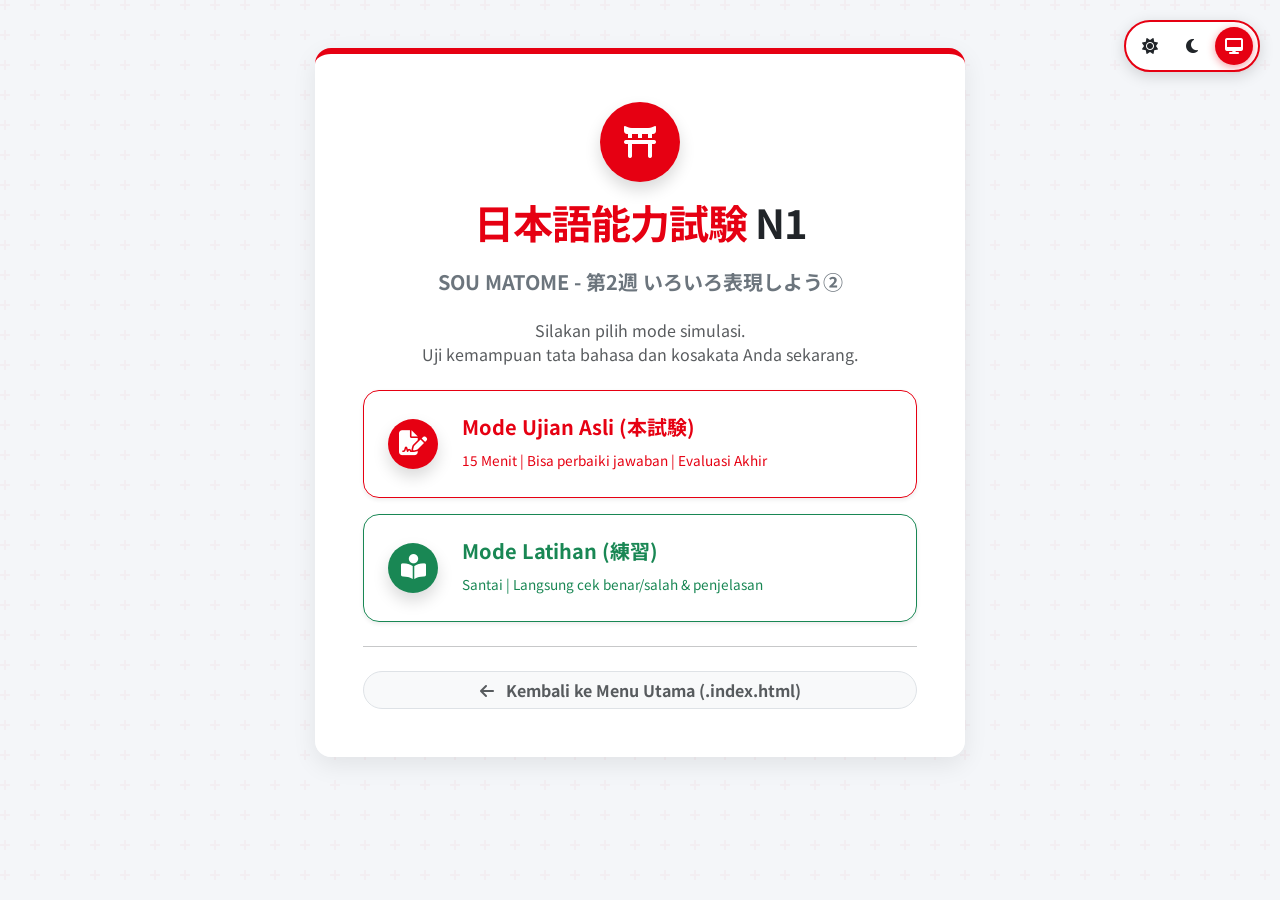
<file: exam/minggu2.html>
<!DOCTYPE html>
<html lang="id" data-bs-theme="light">
<head>
    <meta charset="UTF-8">
    <meta name="viewport" content="width=device-width, initial-scale=1.0">
    <title>JLPT N1 Simulator - Minggu 2</title>
    
    <link rel="preconnect" href="https://fonts.googleapis.com">
    <link rel="preconnect" href="https://fonts.gstatic.com" crossorigin>
    <link href="https://fonts.googleapis.com/css2?family=Noto+Sans+JP:wght@400;500;700;900&display=swap" rel="stylesheet">
    
    <link href="https://cdn.jsdelivr.net/npm/bootstrap@5.3.0/dist/css/bootstrap.min.css" rel="stylesheet">
    <link rel="stylesheet" href="https://cdnjs.cloudflare.com/ajax/libs/font-awesome/6.4.0/css/all.min.css">
    
    <style>
        :root {
            /* Warna Merah Khas JLPT */
            --jlpt-red: #e60012;
            --jlpt-red-dark: #b3000e;
            --jlpt-red-light: #ffe5e6;
            --transition-speed: 0.3s;
        }

        body {
            /* Motif Jepang Halus di Background */
            background-color: #f4f6f9;
            background-image: url("data:image/svg+xml,%3Csvg width='60' height='60' viewBox='0 0 60 60' xmlns='http://www.w3.org/2000/svg'%3E%3Cg fill='none' fill-rule='evenodd'%3E%3Cg fill='%23e60012' fill-opacity='0.03'%3E%3Cpath d='M36 34v-4h-2v4h-4v2h4v4h2v-4h4v-2h-4zm0-30V0h-2v4h-4v2h4v4h2V6h4V4h-4zM6 34v-4H4v4H0v2h4v4h2v-4h4v-2H6zM6 4V0H4v4H0v2h4v4h2V6h4V4H6z'/%3E%3C/g%3E%3C/g%3E%3C/svg%3E");
            transition: background-color var(--transition-speed), color var(--transition-speed);
            font-family: 'Noto Sans JP', 'Segoe UI', Tahoma, sans-serif;
        }

        /* Override Bootstrap Primary Color dengan JLPT Red */
        .text-primary { color: var(--jlpt-red) !important; }
        .bg-primary { background-color: var(--jlpt-red) !important; }
        .border-primary { border-color: var(--jlpt-red) !important; }
        
        .btn-primary {
            background-color: var(--jlpt-red);
            border-color: var(--jlpt-red);
            color: white;
            box-shadow: 0 4px 10px rgba(230, 0, 18, 0.3);
        }
        .btn-primary:hover {
            background-color: var(--jlpt-red-dark);
            border-color: var(--jlpt-red-dark);
            transform: translateY(-2px);
            box-shadow: 0 6px 15px rgba(230, 0, 18, 0.4);
        }
        
        .btn-outline-primary {
            color: var(--jlpt-red);
            border-color: var(--jlpt-red);
        }
        .btn-outline-primary:hover {
            background-color: var(--jlpt-red);
            color: white;
        }

        /* Styling Kartu */
        .card-exam {
            border: none;
            border-radius: 16px;
            border-top: 6px solid var(--jlpt-red);
            box-shadow: 0 8px 25px rgba(0,0,0,0.08);
            background-color: rgba(255, 255, 255, 0.95);
            backdrop-filter: blur(5px);
            transition: transform var(--transition-speed), box-shadow var(--transition-speed);
        }

        [data-bs-theme="dark"] body {
            background-color: #121212;
            background-image: url("data:image/svg+xml,%3Csvg width='60' height='60' viewBox='0 0 60 60' xmlns='http://www.w3.org/2000/svg'%3E%3Cg fill='none' fill-rule='evenodd'%3E%3Cg fill='%23ffffff' fill-opacity='0.03'%3E%3Cpath d='M36 34v-4h-2v4h-4v2h4v4h2v-4h4v-2h-4zm0-30V0h-2v4h-4v2h4v4h2V6h4V4h-4zM6 34v-4H4v4H0v2h4v4h2v-4h4v-2H6zM6 4V0H4v4H0v2h4v4h2V6h4V4H6z'/%3E%3C/g%3E%3C/g%3E%3C/svg%3E");
        }
        [data-bs-theme="dark"] .card-exam {
            background-color: #1e1e1e;
            border-top: 6px solid var(--jlpt-red);
            box-shadow: 0 10px 30px rgba(0,0,0,0.5);
        }

        /* Tombol Opsi Jawaban */
        .btn-option {
            border-radius: 12px;
            border-width: 2px;
            text-align: left;
            position: relative;
            overflow: hidden;
            transition: all 0.25s ease;
            font-size: 1.05rem;
            color: inherit;
            background-color: transparent;
            border-color: #dee2e6;
        }

        [data-bs-theme="dark"] .btn-option { border-color: #444; color: #f8f9fa; }

        .btn-option:hover:not(:disabled) {
            transform: scale(1.02);
            border-color: var(--jlpt-red);
            background-color: var(--jlpt-red-light);
            color: #333;
        }
        [data-bs-theme="dark"] .btn-option:hover:not(:disabled) {
            background-color: rgba(230, 0, 18, 0.2);
            color: #fff;
        }

        /* Kustomisasi Mode Terpilih (Mode Asli) */
        .btn-selected {
            background-color: var(--jlpt-red) !important;
            color: white !important;
            border-color: var(--jlpt-red) !important;
            box-shadow: 0 4px 10px rgba(230, 0, 18, 0.3);
        }

        /* Nomor Opsi pada Tombol */
        .opt-number {
            display: flex;
            align-items: center;
            justify-content: center;
            width: 28px;
            height: 28px;
            border-radius: 50%;
            background-color: #e9ecef;
            color: #495057;
            font-weight: bold;
            margin-right: 12px;
            transition: all 0.3s ease;
        }
        [data-bs-theme="dark"] .opt-number { background-color: #333; color: #fff; }
        .btn-selected .opt-number, .btn-success .opt-number, .btn-danger .opt-number {
            background-color: rgba(255, 255, 255, 0.2) !important;
            color: white !important;
        }

        /* Animasi Benar/Salah */
        @keyframes pulse-success {
            0% { transform: scale(1); box-shadow: 0 0 0 0 rgba(25, 135, 84, 0.7); }
            50% { transform: scale(1.03); background-color: #198754; color: white; box-shadow: 0 0 0 10px rgba(25, 135, 84, 0); }
            100% { transform: scale(1); background-color: #198754; color: white; border-color: #198754; }
        }

        @keyframes shake-error {
            0%, 100% { transform: translateX(0); }
            20%, 60% { transform: translateX(-6px); }
            40%, 80% { transform: translateX(6px); }
            50% { background-color: #dc3545; color: white; }
            100% { background-color: #dc3545; color: white; border-color: #dc3545; }
        }

        .animate-correct { animation: pulse-success 0.5s ease-out forwards; }
        .animate-wrong { animation: shake-error 0.5s ease-in-out forwards; }

        /* Timer Pulse */
        @keyframes pulse-danger {
            0% { transform: scale(1); opacity: 1; }
            50% { transform: scale(1.05); opacity: 0.8; }
            100% { transform: scale(1); opacity: 1; }
        }
        .timer-warning { animation: pulse-danger 1s infinite; background-color: #dc3545 !important; }

        /* Theme Switcher Widget */
        .theme-switcher {
            position: fixed;
            top: 20px;
            right: 20px;
            z-index: 1000;
            background: var(--bs-body-bg);
            border-radius: 50px;
            padding: 5px;
            box-shadow: 0 4px 15px rgba(0,0,0,0.15);
            border: 2px solid var(--jlpt-red);
        }

        .btn-theme {
            border-radius: 50%;
            width: 38px;
            height: 38px;
            padding: 0;
            display: inline-flex;
            align-items: center;
            justify-content: center;
            border: none;
            background: transparent;
            color: var(--bs-body-color);
            transition: all 0.3s;
        }

        .btn-theme.active {
            background: var(--jlpt-red);
            color: white;
            box-shadow: 0 2px 8px rgba(230, 0, 18, 0.4);
        }
        
        .explanation-box {
            border-left: 5px solid var(--jlpt-red);
            background-color: var(--jlpt-red-light);
            border-radius: 0 12px 12px 0;
            color: #333;
        }
        [data-bs-theme="dark"] .explanation-box {
            background-color: rgba(230, 0, 18, 0.1);
            color: #eee;
        }

        .explanation-list li { margin-bottom: 6px; }
        .soal-text { font-size: 1.25rem; font-weight: 700; color: inherit; }
        .badge-soal { background-color: var(--jlpt-red); font-size: 1rem; }
    </style>
</head>
<body>

    <div class="theme-switcher d-flex gap-1">
        <button class="btn-theme" id="btn-theme-light" onclick="setTheme('light')" title="Light Mode">
            <i class="fas fa-sun"></i>
        </button>
        <button class="btn-theme" id="btn-theme-dark" onclick="setTheme('dark')" title="Dark Mode">
            <i class="fas fa-moon"></i>
        </button>
        <button class="btn-theme" id="btn-theme-system" onclick="setTheme('system')" title="System Theme">
            <i class="fas fa-desktop"></i>
        </button>
    </div>

    <div class="container py-5" id="app">
        </div>

    <script>
        const hari2_data = [
            { id: 1, text: "一度払い込んだ入学金は、（  ）理由があっても返金しません。", options: ["ものすごい", "なにげない", "いかなる", "ややこしい"], answer: 2, explanation: "Uang pangkal tidak akan dikembalikan dengan alasan APAPUN.<ul class='explanation-list mt-2 mb-0 ps-3'><li><strong>1. ものすごい:</strong> Luar biasa / sangat hebat.</li><li><strong>2. なにげない:</strong> Tidak disengaja / biasa saja.</li><li><strong>3. いかなる:</strong> Tepat. Artinya 'apapun' (biasanya diikuti kata benda seperti 理由/alasan).</li><li><strong>4. ややこしい:</strong> Rumit / membingungkan.</li></ul>" },
            { id: 2, text: "母はいつも「お金がない、お金がない」と（  ）いる。", options: ["ぼやいて", "とぼけて", "ぼけて", "こりて"], answer: 0, explanation: "Ibu selalu MENGELUH tidak ada uang.<ul class='explanation-list mt-2 mb-0 ps-3'><li><strong>1. ぼやいて:</strong> Tepat. ぼやく artinya mengeluh/menggerutu.</li><li><strong>2. とぼけて:</strong> Berpura-pura tidak tahu (play dumb).</li><li><strong>3. ぼけて:</strong> Pikun / gambar blur.</li><li><strong>4. こりて:</strong> Jera / kapok.</li></ul>" },
            { id: 3, text: "彼女はいま、ロックに（  ）います。", options: ["かたよって", "意気込んで", "かぶれて", "ばれて"], answer: 2, explanation: "Dia sekarang sedang TERGILA-GILA/sangat terpengaruh oleh musik rock.<ul class='explanation-list mt-2 mb-0 ps-3'><li><strong>1. かたよって:</strong> Condong / tidak seimbang.</li><li><strong>2. 意気込んで:</strong> Antusias / bersemangat (ikigomu).</li><li><strong>3. かぶれて:</strong> Tepat. かぶれる berarti terpengaruh kuat/tergila-gila pada sesuatu (bisa juga berarti alergi/ruam).</li><li><strong>4. ばれて:</strong> Terbongkar (rahasia).</li></ul>" },
            { id: 4, text: "凶悪犯は（  ）逮捕されてしまった。", options: ["なにげなく", "そっけなく", "みっともなく", "あっけなく"], answer: 3, explanation: "Penjahat keji itu tertangkap DENGAN MUDAH (tanpa perlawanan berarti).<ul class='explanation-list mt-2 mb-0 ps-3'><li><strong>1. なにげなく:</strong> Tanpa sengaja / biasa saja.</li><li><strong>2. そっけなく:</strong> Terasa dingin / cuek.</li><li><strong>3. みっともなく:</strong> Memalukan / tidak pantas dilihat.</li><li><strong>4. あっけなく:</strong> Tepat. Berakhir terlalu cepat/mudah dari yang dibayangkan.</li></ul>" },
            { id: 5, text: "このアイスクリームはとても（  ）舌触りですね。", options: ["あざやかな", "のどかな", "すみやかな", "なめらかな"], answer: 3, explanation: "Es krim ini memiliki tekstur (di lidah) yang sangat LEMBUT/HALUS.<ul class='explanation-list mt-2 mb-0 ps-3'><li><strong>1. あざやかな:</strong> Cerah / jelas (warna/ingatan).</li><li><strong>2. のどかな:</strong> Damai / tenang (suasana desa/cuaca).</li><li><strong>3. すみやかな:</strong> Cepat / segera.</li><li><strong>4. なめらかな:</strong> Tepat. Halus / lembut (smooth).</li></ul>" },
            { id: 6, text: "母の愛情の（  ）手作りのマフラー。", options: ["からんだ", "ばれた", "つきた", "こもった"], answer: 3, explanation: "Syal buatan tangan yang DIPENUHI kasih sayang ibu.<ul class='explanation-list mt-2 mb-0 ps-3'><li><strong>1. からんだ:</strong> Terlilit / terjalin.</li><li><strong>2. ばれた:</strong> Ketahuan / terbongkar.</li><li><strong>3. つきた:</strong> Habis (waktu/tenaga).</li><li><strong>4. こもった:</strong> Tepat. こもる berarti dipenuhi dengan (perasaan/kasih sayang).</li></ul>" },
            { id: 7, text: "地震で倒れたビルの下から（  ）声が聞こえる。", options: ["うつろな", "かすかな", "あらゆる", "はんぱな"], answer: 1, explanation: "Terdengar suara yang Lirih/SAYUP-SAYUP dari bawah gedung yang runtuh.<ul class='explanation-list mt-2 mb-0 ps-3'><li><strong>1. うつろな:</strong> Kosong / hampa (tatapan mata).</li><li><strong>2. かすかな:</strong> Tepat. Sayup-sayup / redup / samar (suara/cahaya).</li><li><strong>3. あらゆる:</strong> Segala / semua.</li><li><strong>4. はんぱな:</strong> Setengah-setengah / tanggung.</li></ul>" },
            { id: 8, text: "津波はその地方に大きな被害を（  ）。", options: ["もたらした", "はかどった", "引きずった", "かさばった"], answer: 0, explanation: "Tsunami itu MEMBAWA/MENYEBABKAN kerusakan besar pada daerah tersebut.<ul class='explanation-list mt-2 mb-0 ps-3'><li><strong>1. もたらした:</strong> Tepat. Membawa / mendatangkan (akibat/hasil).</li><li><strong>2. はかどった:</strong> Berjalan lancar (pekerjaan/belajar).</li><li><strong>3. 引きずった:</strong> Menyeret.</li><li><strong>4. かさばった:</strong> Memakan tempat / tebal.</li></ul>" },
            { id: 9, text: "近所に雷が落ちて、（  ）音がした。", options: ["はなはだしい", "ものすごい", "すばしっこい", "おびただしい"], answer: 1, explanation: "Petir menyambar di dekat sini, suaranya SANGAT DAHSYAT.<ul class='explanation-list mt-2 mb-0 ps-3'><li><strong>1. はなはだしい:</strong> Sangat parah/ekstrem (biasanya hal negatif: kesalahpahaman dll).</li><li><strong>2. ものすごい:</strong> Tepat. Sangat hebat/dahsyat/menakutkan (suara/tenaga).</li><li><strong>3. すばしっこい:</strong> Gesit / lincah.</li><li><strong>4. おびただしい:</strong> Sangat banyak (jumlah).</li></ul>" },
            { id: 10, text: "安かったから仕方がないかもしれないが、このソファーは作りがとても（  ）です。", options: ["雑", "露骨", "巧妙", "不気味"], answer: 0, explanation: "Mungkin wajar karena murah, tapi pembuatan sofa ini sangat KASAR/ASAL-ASALAN.<ul class='explanation-list mt-2 mb-0 ps-3'><li><strong>1. 雑 (ざつ):</strong> Tepat. Kasar / sembarangan / asal-asalan.</li><li><strong>2. 露骨 (ろこつ):</strong> Terang-terangan / tanpa tedeng aling-aling.</li><li><strong>3. 巧妙 (こうみょう):</strong> Cerdik / terampil (dalam menipu dll).</li><li><strong>4. 不気味 (ぶきみ):</strong> Menyeramkan / firasat buruk.</li></ul>" },
            { id: 11, text: "【気が抜けてぼんやりしている】", options: ["うぬぼれる", "こだわる", "ぼうぜんとする", "おびえる"], answer: 2, explanation: "Makna kehilangan semangat / melamun kebingungan.<ul class='explanation-list mt-2 mb-0 ps-3'><li><strong>1. うぬぼれる:</strong> Sombong / besar kepala.</li><li><strong>2. こだわる:</strong> Terlalu memikirkan hal kecil / perfeksionis.</li><li><strong>3. ぼうぜんとする:</strong> Tepat. Tercengang / melamun kosong (呆然とする).</li><li><strong>4. おびえる:</strong> Ketakutan.</li></ul>" },
            { id: 12, text: "【丸くてかわいらしい様子】", options: ["なめらかな", "つぶらな", "すみやかな", "のどかな"], answer: 1, explanation: "Makna bentuk bulat dan lucu (biasanya untuk mata).<ul class='explanation-list mt-2 mb-0 ps-3'><li><strong>1. なめらかな:</strong> Lembut / halus.</li><li><strong>2. つぶらな:</strong> Tepat. Bulat dan imut (つぶらな瞳 = mata bulat lucu).</li><li><strong>3. すみやかな:</strong> Segera.</li><li><strong>4. のどかな:</strong> Damai.</li></ul>" },
            { id: 13, text: "【複雑でわかりにくい様子】", options: ["けがらわしい", "みすぼらしい", "ややこしい", "まぎらわしい"], answer: 2, explanation: "Makna rumit dan sulit dimengerti.<ul class='explanation-list mt-2 mb-0 ps-3'><li><strong>1. けがらわしい:</strong> Menjijikkan / kotor.</li><li><strong>2. みすぼらしい:</strong> Kumal / lusuh.</li><li><strong>3. ややこしい:</strong> Tepat. Rumit / kompleks.</li><li><strong>4. まぎらわしい:</strong> Membingungkan (karena mirip).</li></ul>" },
            { id: 14, text: "【こわれやすい様子】", options: ["もろい", "しぶい", "あやうい", "あっけない"], answer: 0, explanation: "Makna mudah rusak atau rapuh.<ul class='explanation-list mt-2 mb-0 ps-3'><li><strong>1. もろい:</strong> Tepat. Rapuh / mudah hancur.</li><li><strong>2. しぶい:</strong> Sepat / pahit / pelit / keren (desain kuno).</li><li><strong>3. あやうい:</strong> Berbahaya / terancam.</li><li><strong>4. あっけない:</strong> Berakhir terlalu cepat (antiklimaks).</li></ul>" },
            { id: 15, text: "【新鮮で生き生きしている様子】", options: ["はなばなしい", "みずみずしい", "きらびやか", "すみやか"], answer: 1, explanation: "Makna segar dan penuh kehidupan.<ul class='explanation-list mt-2 mb-0 ps-3'><li><strong>1. はなばなしい:</strong> Cemerlang / gemilang.</li><li><strong>2. みずみずしい:</strong> Tepat. Segar (biasanya sayur/buah/kulit muda).</li><li><strong>3. きらびやか:</strong> Gemerlap / berkilauan.</li><li><strong>4. すみやか:</strong> Segera.</li></ul>" },
            { id: 16, text: "ジョギングをしたら、「とても疲れた」。", options: ["ばてた", "とぼけた", "たるんだ", "こもった"], answer: 0, explanation: "Kata yang maknanya paling dekat dengan 'sangat lelah'.<ul class='explanation-list mt-2 mb-0 ps-3'><li><strong>1. ばてた:</strong> Tepat. Sangat lelah/kehabisan tenaga.</li><li><strong>2. とぼけた:</strong> Pura-pura bodoh.</li><li><strong>3. たるんだ:</strong> Kendur (kulit/disiplin).</li><li><strong>4. こもった:</strong> Dipenuhi / berdiam diri di dalam.</li></ul>" },
            { id: 17, text: "私はスポーツは何でも得意だが、水泳だけは田中さんに「負ける」。", options: ["おびえる", "いかれる", "さえない", "かなわない"], answer: 3, explanation: "Kata yang maknanya paling dekat dengan 'kalah' (tidak bisa menandingi).<ul class='explanation-list mt-2 mb-0 ps-3'><li><strong>1. おびえる:</strong> Ketakutan.</li><li><strong>2. いかれる:</strong> Rusak / gila (slang).</li><li><strong>3. さえない:</strong> Kurang menarik / muram.</li><li><strong>4. かなわない:</strong> Tepat. Tidak tertandingi / tidak bisa menang dari.</li></ul>" },
            { id: 18, text: "それはどこにでもいる「平凡な」虫です。", options: ["あっけない", "ありふれた", "まぎらわしい", "あやふやな"], answer: 1, explanation: "Kata yang maknanya paling dekat dengan 'biasa/umum'.<ul class='explanation-list mt-2 mb-0 ps-3'><li><strong>1. あっけない:</strong> Terlalu cepat berakhir.</li><li><strong>2. ありふれた:</strong> Tepat. Biasa saja / pasaran / sangat umum.</li><li><strong>3. まぎらわしい:</strong> Membingungkan karena mirip.</li><li><strong>4. あやふやな:</strong> Tidak jelas / ambigu.</li></ul>" },
            { id: 19, text: "久しぶりに会った高校時代の同級生は、とても「実際の年齢より上に見えた」。", options: ["ぼやけて", "ばけて", "はげて", "ふけて"], answer: 3, explanation: "Kata yang maknanya paling dekat dengan 'terlihat lebih tua'.<ul class='explanation-list mt-2 mb-0 ps-3'><li><strong>1. ぼやけて:</strong> Blur / tidak fokus.</li><li><strong>2. ばけて:</strong> Menyamar / berubah wujud.</li><li><strong>3. はげて:</strong> Botak / terkelupas (cat).</li><li><strong>4. ふけて:</strong> Tepat. Terlihat tua (老ける).</li></ul>" },
            { id: 20, text: "そのスケート選手は最初のジャンプを「失敗して」しまった。", options: ["しくじって", "さっして", "どもって", "とまどって"], answer: 0, explanation: "Kata yang maknanya paling dekat dengan 'gagal/salah'.<ul class='explanation-list mt-2 mb-0 ps-3'><li><strong>1. しくじって:</strong> Tepat. Melakukan kesalahan / gagal (しくじる).</li><li><strong>2. さっして:</strong> Memaklumi / menebak (察する).</li><li><strong>3. どもって:</strong> Gagap / terbata-bata.</li><li><strong>4. とまどって:</strong> Bingung (tidak tahu harus berbuat apa).</li></ul>" },
            { id: 21, text: "かさばる", options: ["今月は食事代が「かさばって」しまった。", "雨が降ってきたので「かさばって」歩いた。", "袋が大きく、「かさばって」持ちにくい。", "住宅がたくさん「かさばって」いる。"], answer: 2, explanation: "Penggunaan yang tepat untuk かさばる (memakan tempat / bulky/besar ukurannya).<br>Opsi 1 salah, seharusnya かさんで (biaya menumpuk).<br>Opsi 3 paling tepat: 'Tasnya besar dan memakan tempat, jadi susah dibawa.'" },
            { id: 22, text: "どもる", options: ["社長との面談で、緊張のあまり「どもって」しまった。", "家に明かりが「どもって」いる。", "年をとって頭がだんだん「どもって」きた。", "調子の悪かったパソコンがついに「どもった」。"], answer: 0, explanation: "Penggunaan yang tepat untuk どもる (berbicara gagap).<br>Opsi 1 paling tepat: 'Saking gugupnya wawancara dengan direktur, jadi gagap.'<br>Opsi 2 salah (seharusnya ともって - menyala). Opsi 3 salah (ぼけて - pikun)." },
            { id: 23, text: "そっけない", options: ["家の裏で「そっけない」音がする。", "その事件は「そっけなく」解決した。", "相当がんばっても「そっけなく」合格できないでしょう。", "怒った妻は「勝手にすれば？」と「そっけない」返事をした。"], answer: 3, explanation: "Penggunaan yang tepat untuk そっけない (dingin / cuek / tidak ramah).<br>Opsi 4 paling tepat: Istri yang marah memberi jawaban cuek 'Terserah kamu.'<br>Opsi 2 salah (seharusnya あっけなく - selesai begitu saja)." },
            { id: 24, text: "すたれる", options: ["長い間水をあげなかったから、植木が「すたれて」しまった。", "彼の考え方は「すたれて」いて、年寄りはもちろん若者にも理解できない。", "あんなにはやったゲームだが、あっという間に「すたれて」しまった。", "「知らない」と「すたれて」もだめだよ。みんな知っているんだから。"], answer: 2, explanation: "Penggunaan yang tepat untuk すたれる (ketinggalan zaman / tidak populer lagi).<br>Opsi 3 paling tepat: 'Game yang tadinya sangat hits itu, dalam sekejap jadi tidak populer lagi.'<br>Opsi 1 salah (seharusnya 枯れて - layu/mati)." },
            { id: 25, text: "ひさしい", options: ["「ひさしく」素晴らしい映画を見た。", "そういえば、「ひさしく」すきやきを食べていないなあ。", "彼は自分の意見を「ひさしく」述べた。", "「ひさしく」ない関係の人には、メールアドレスを知らせていない。"], answer: 1, explanation: "Penggunaan yang tepat untuk ひさしい (sudah lama - long time).<br>Opsi 2 paling tepat: 'Ngomong-ngomong, sudah lama tidak makan sukiyaki.'<br>Opsi 4 salah (seharusnya 親しくない - tidak akrab)." }
        ];
    </script>

    <script>
        // --- 1. THEME MANAGEMENT ---
        function getSavedTheme() {
            return localStorage.getItem('jlpt_theme') || 'system';
        }

        function setTheme(theme) {
            localStorage.setItem('jlpt_theme', theme);
            
            document.querySelectorAll('.btn-theme').forEach(btn => btn.classList.remove('active'));
            document.getElementById(`btn-theme-${theme}`).classList.add('active');

            if (theme === 'system') {
                const systemPrefersDark = window.matchMedia('(prefers-color-scheme: dark)').matches;
                document.documentElement.setAttribute('data-bs-theme', systemPrefersDark ? 'dark' : 'light');
            } else {
                document.documentElement.setAttribute('data-bs-theme', theme);
            }
        }

        window.matchMedia('(prefers-color-scheme: dark)').addEventListener('change', () => {
            if (getSavedTheme() === 'system') setTheme('system');
        });

        setTheme(getSavedTheme());

        // --- 2. STATE MANAGEMENT ---
        let state = JSON.parse(sessionStorage.getItem('jlpt_session_minggu2')) || {
            mode: null,          
            answers: {},         
            timeRemaining: 900,  
            isFinished: false,
            lastClicked: null    
        };
        let timerInterval;

        const saveState = () => sessionStorage.setItem('jlpt_session_minggu2', JSON.stringify(state));

        const resetSession = () => {
            if(confirm("Yakin ingin keluar? Riwayat ujian saat ini akan terhapus.")) {
                state = { mode: null, answers: {}, timeRemaining: 900, isFinished: false, lastClicked: null };
                saveState();
                clearInterval(timerInterval);
                renderHome();
                window.scrollTo({ top: 0, behavior: 'smooth' });
            }
        };
        
        const returnToIndex = () => {
            window.location.href = "../index.html";
        };

        const app = document.getElementById('app');

        // --- 3. RENDERING ENGINE ---
        function renderHome() {
            app.innerHTML = `
                <div class="card card-exam mx-auto" style="max-width: 650px;">
                    <div class="card-body text-center p-4 p-md-5">
                        <div class="mb-4 text-primary">
                            <div class="d-inline-flex align-items-center justify-content-center rounded-circle bg-primary text-white mb-3 shadow" style="width: 80px; height: 80px;">
                                <i class="fas fa-torii-gate fa-2x"></i>
                            </div>
                            <h1 class="display-6 fw-bold mb-1" style="letter-spacing: -1px;">日本語能力試験 <span class="text-dark" data-bs-theme="dark" style="color: inherit;">N1</span></h1>
                        </div>
                        <h5 class="text-secondary mb-4 fw-bold">SOU MATOME - 第2週 いろいろ表現しよう②</h5>
                        <p class="mb-4 text-muted">Silakan pilih mode simulasi. <br class="d-none d-md-block">Uji kemampuan tata bahasa dan kosakata Anda sekarang.</p>
                        
                        <div class="d-grid gap-3 mb-4">
                            <button onclick="startQuiz('asli')" class="btn btn-outline-primary btn-lg p-3 p-md-4 text-start position-relative shadow-sm rounded-4">
                                <div class="d-flex align-items-center">
                                    <div class="bg-primary text-white rounded-circle d-flex align-items-center justify-content-center me-3 me-md-4 shadow" style="min-width: 50px; height: 50px;">
                                        <i class="fas fa-file-signature fa-lg"></i>
                                    </div>
                                    <div>
                                        <h5 class="mb-1 fw-bold">Mode Ujian Asli (本試験)</h5>
                                        <small style="font-size: 0.85rem;">15 Menit | Bisa perbaiki jawaban | Evaluasi Akhir</small>
                                    </div>
                                </div>
                            </button>
                            <button onclick="startQuiz('latihan')" class="btn btn-outline-success btn-lg p-3 p-md-4 text-start position-relative shadow-sm rounded-4">
                                <div class="d-flex align-items-center">
                                    <div class="bg-success text-white rounded-circle d-flex align-items-center justify-content-center me-3 me-md-4 shadow" style="min-width: 50px; height: 50px;">
                                        <i class="fas fa-book-reader fa-lg"></i>
                                    </div>
                                    <div>
                                        <h5 class="mb-1 fw-bold">Mode Latihan (練習)</h5>
                                        <small style="font-size: 0.85rem;">Santai | Langsung cek benar/salah & penjelasan</small>
                                    </div>
                                </div>
                            </button>
                        </div>
                        
                        <hr class="my-4">
                        <button onclick="returnToIndex()" class="btn btn-light border w-100 fw-bold rounded-pill text-muted">
                            <i class="fas fa-arrow-left me-2"></i> Kembali ke Menu Utama (.index.html)
                        </button>
                    </div>
                </div>
            `;
        }

        function startQuiz(mode) {
            state.mode = mode;
            state.isFinished = false;
            state.lastClicked = null;
            saveState();
            
            if (mode === 'asli' && !timerInterval) {
                timerInterval = setInterval(updateTimer, 1000);
            }
            renderQuiz();
            window.scrollTo({ top: 0, behavior: 'smooth' });
        }

        function updateTimer() {
            if (state.timeRemaining <= 0) {
                clearInterval(timerInterval);
                alert("Waktu Habis! Ujian otomatis dikumpulkan.");
                finishQuiz();
                return;
            }
            state.timeRemaining--;
            saveState();
            
            const timerEl = document.getElementById('timer-display');
            if (timerEl) {
                const m = Math.floor(state.timeRemaining / 60).toString().padStart(2, '0');
                const s = (state.timeRemaining % 60).toString().padStart(2, '0');
                
                if (state.timeRemaining < 180) { // Kurang dari 3 menit
                    timerEl.classList.remove('bg-primary');
                    timerEl.classList.add('timer-warning');
                }
                timerEl.innerHTML = `<i class="fas fa-stopwatch me-1"></i> ${m}:${s}`;
            }
        }

        window.selectOption = function(qId, optIndex) {
            if (state.isFinished) return;
            
            const isCorrect = hari2_data.find(q => q.id === qId).answer === optIndex;
            
            state.answers[qId] = optIndex;
            state.lastClicked = { qId, optIndex, isCorrect }; 
            
            saveState();
            renderQuiz();
        };

        function renderQuiz() {
            if (state.isFinished) return renderResult();

            let scoreLatihan = calculateScore();
            let totalAnswered = Object.keys(state.answers).length;
            let progress = (totalAnswered / hari2_data.length) * 100;

            let html = `
                <div class="d-flex flex-wrap gap-3 justify-content-between align-items-center mb-4 sticky-top bg-body pt-3 pb-2 z-3" style="margin-top:-20px;">
                    <button onclick="resetSession()" class="btn btn-outline-secondary rounded-pill shadow-sm">
                        <i class="fas fa-times me-1"></i> Batal
                    </button>
                    ${state.mode === 'asli' 
                        ? `<span class="badge bg-primary fs-5 shadow px-3 py-2 rounded-pill" id="timer-display">
                            <i class="fas fa-stopwatch me-1"></i> ${Math.floor(state.timeRemaining / 60).toString().padStart(2, '0')}:${(state.timeRemaining % 60).toString().padStart(2, '0')}
                           </span>`
                        : `<span class="badge bg-success fs-5 shadow px-3 py-2 rounded-pill"><i class="fas fa-star me-1 text-warning"></i> Skor: ${scoreLatihan.total}</span>`
                    }
                </div>

                <div class="card card-exam mb-4 border-0">
                    <div class="card-body p-4">
                        <h4 class="fw-bold mb-3 ${state.mode === 'asli' ? 'text-primary' : 'text-success'}">
                            <i class="${state.mode === 'asli' ? 'fas fa-pen-nib' : 'fas fa-dumbbell'} me-2"></i>
                            ${state.mode === 'asli' ? '本試験 (Ujian Asli) - 第2週' : '練習 (Mode Latihan) - 第2週'}
                        </h4>
                        <div class="progress" style="height: 12px; border-radius: 10px; background-color: var(--bs-secondary-bg);">
                            <div class="progress-bar progress-bar-striped progress-bar-animated ${state.mode === 'asli' ? 'bg-primary' : 'bg-success'}" 
                                 style="width: ${progress}%"></div>
                        </div>
                        <div class="text-end mt-2 fw-bold text-muted small">${totalAnswered} / ${hari2_data.length} Terjawab</div>
                    </div>
                </div>
            `;

            hari2_data.forEach((q, index) => {
                const userAnswer = state.answers[q.id];
                html += `
                    <div class="card card-exam mb-4" id="q${q.id}">
                        <div class="card-body p-3 p-md-4">
                            <div class="d-flex align-items-start mb-4">
                                <span class="badge badge-soal rounded-pill me-3 shadow-sm py-2 px-3">${index + 1}</span> 
                                <span class="soal-text lh-base">${q.text}</span>
                            </div>
                            <div class="row g-3 ms-md-4">
                `;

                q.options.forEach((opt, oIndex) => {
                    let btnClass = '';
                    let animateClass = '';
                    
                    if (state.mode === 'asli') {
                        if (userAnswer === oIndex) btnClass = 'btn-selected'; 
                    } else if (state.mode === 'latihan') {
                        if (userAnswer === oIndex) {
                            btnClass = (oIndex === q.answer) ? 'btn-success text-white' : 'btn-danger text-white';
                        } else if (userAnswer !== undefined && oIndex === q.answer) {
                            btnClass = 'border-success text-success fw-bold bg-success bg-opacity-10';
                        }
                    }

                    if (state.lastClicked && state.lastClicked.qId === q.id && state.lastClicked.optIndex === oIndex && state.mode === 'latihan') {
                        animateClass = state.lastClicked.isCorrect ? 'animate-correct' : 'animate-wrong';
                    }

                    html += `
                        <div class="col-12 col-md-6 d-grid">
                            <button onclick="selectOption(${q.id}, ${oIndex})" 
                                    class="btn btn-option border p-3 d-flex align-items-center ${btnClass} ${animateClass}">
                                <span class="opt-number shadow-sm">${oIndex + 1}</span>
                                <span>${opt}</span>
                            </button>
                        </div>
                    `;
                });

                if (state.mode === 'latihan' && userAnswer !== undefined) {
                    const isCorrect = userAnswer === q.answer;
                    html += `
                        <div class="col-12 mt-4 ms-md-4 w-auto">
                            <div class="p-3 explanation-box shadow-sm">
                                <h6 class="${isCorrect ? 'text-success' : 'text-danger'} fw-bold mb-2">
                                    <i class="${isCorrect ? 'fas fa-check-circle' : 'fas fa-times-circle'} me-1"></i>
                                    ${isCorrect ? 'Jawaban Tepat!' : 'Jawaban Kurang Tepat.'}
                                </h6>
                                <div class="small lh-lg">
                                    ${q.explanation}
                                </div>
                            </div>
                        </div>
                    `;
                }

                html += `</div></div></div>`;
            });

            html += `
                <div class="text-center mt-5 mb-5 pb-5">
                    <button onclick="confirmFinish()" class="btn btn-primary btn-lg px-5 py-3 rounded-pill shadow fw-bold fs-5">
                        <i class="fas fa-paper-plane me-2"></i> Kumpulkan Ujian
                    </button>
                </div>
            `;

            app.innerHTML = html;
        }

        function calculateScore() {
            let correct = 0, wrong = 0;
            for (let qId in state.answers) {
                const q = hari2_data.find(x => x.id == qId);
                if (state.answers[qId] === q.answer) correct++;
                else wrong++;
            }
            return { correct, wrong, total: correct - wrong }; 
        }

        window.confirmFinish = function() {
            const answered = Object.keys(state.answers).length;
            if (answered < hari2_data.length) {
                if(!confirm(`Ada soal yang belum dijawab (${answered}/${hari2_data.length}). Yakin ingin mengumpulkan sekarang?`)) {
                    return;
                }
            } else {
                if(!confirm("Kumpulkan dan lihat hasil akhir?")) return;
            }
            finishQuiz();
        };

        window.finishQuiz = function() {
            state.isFinished = true;
            clearInterval(timerInterval);
            saveState();
            renderResult();
            window.scrollTo({ top: 0, behavior: 'smooth' });
        };

        function renderResult() {
            const result = calculateScore();
            const answeredCount = Object.keys(state.answers).length;
            const unanswered = hari2_data.length - answeredCount;
            
            let grade = '不合格 (F)';
            let gradeColor = 'text-danger';
            let icon = 'fa-times-circle';
            
            if (result.total >= 20) { grade = '秀 (A+)'; gradeColor = 'text-success'; icon = 'fa-crown text-warning'; }
            else if (result.total >= 15) { grade = '優 (A)'; gradeColor = 'text-primary'; icon = 'fa-medal text-primary'; }
            else if (result.total >= 10) { grade = '良 (B)'; gradeColor = 'text-info'; icon = 'fa-thumbs-up text-info'; }
            else if (result.total >= 5) { grade = '可 (C)'; gradeColor = 'text-warning'; icon = 'fa-check text-warning'; }
            else if (result.total >= 0) { grade = '不可 (D)'; gradeColor = 'text-danger'; icon = 'fa-exclamation-triangle text-danger'; }

            let html = `
                <div class="card card-exam border-0 mb-5 text-center overflow-hidden">
                    <div class="bg-primary text-white py-4 shadow-sm">
                        <h2 class="fw-bold m-0"><i class="fas fa-poll me-2"></i> Hasil Simulasi N1 - 第2週</h2>
                    </div>
                    <div class="card-body p-4 p-md-5">
                        <i class="fas ${icon} fa-5x mb-3 drop-shadow"></i>
                        <h1 class="display-3 fw-bold mb-1 ${gradeColor}">${grade}</h1>
                        <h4 class="mb-4 text-muted fw-bold">Skor Anda: <span class="${gradeColor}">${result.total}</span> / 25</h4>
                        
                        <div class="row justify-content-center mb-5 g-3">
                            <div class="col-4 col-md-3">
                                <div class="bg-success text-white p-3 rounded-4 shadow-sm h-100 d-flex flex-column justify-content-center">
                                    <i class="fas fa-check-circle fa-2x mb-2 opacity-75"></i>
                                    <h6 class="mb-1">Benar</h6>
                                    <h3 class="m-0 fw-bold">${result.correct}</h3>
                                </div>
                            </div>
                            <div class="col-4 col-md-3">
                                <div class="bg-danger text-white p-3 rounded-4 shadow-sm h-100 d-flex flex-column justify-content-center">
                                    <i class="fas fa-times-circle fa-2x mb-2 opacity-75"></i>
                                    <h6 class="mb-1">Salah</h6>
                                    <h3 class="m-0 fw-bold">${result.wrong}</h3>
                                </div>
                            </div>
                            <div class="col-4 col-md-3">
                                <div class="bg-secondary text-white p-3 rounded-4 shadow-sm h-100 d-flex flex-column justify-content-center">
                                    <i class="fas fa-minus-circle fa-2x mb-2 opacity-75"></i>
                                    <h6 class="mb-1">Kosong</h6>
                                    <h3 class="m-0 fw-bold">${unanswered}</h3>
                                </div>
                            </div>
                        </div>

                        <button onclick="resetSession()" class="btn btn-outline-primary btn-lg px-5 rounded-pill shadow-sm fw-bold">
                            <i class="fas fa-redo-alt me-2"></i> Ulangi Simulasi
                        </button>
                    </div>
                </div>

                <div class="d-flex align-items-center mb-4 border-bottom border-primary border-2 pb-2">
                    <i class="fas fa-list-check fa-2x me-3 text-primary"></i>
                    <h3 class="fw-bold m-0 text-primary">Evaluasi Detail</h3>
                </div>
            `;

            hari2_data.forEach((q, index) => {
                const userAnswer = state.answers[q.id];
                const isCorrect = userAnswer === q.answer;
                const isUnanswered = userAnswer === undefined;
                
                let borderClass = isUnanswered ? 'border-secondary' : (isCorrect ? 'border-success' : 'border-danger');
                let badgeStatus = isUnanswered 
                    ? '<span class="badge bg-secondary rounded-pill px-3"><i class="fas fa-minus me-1"></i> Kosong</span>' 
                    : (isCorrect ? '<span class="badge bg-success rounded-pill px-3"><i class="fas fa-check me-1"></i> Benar</span>' : '<span class="badge bg-danger rounded-pill px-3"><i class="fas fa-times me-1"></i> Salah</span>');

                html += `
                    <div class="card card-exam mb-4 shadow-sm border-0" style="border-left: 6px solid ${isUnanswered ? '#6c757d' : (isCorrect ? '#198754' : '#dc3545')} !important; border-top: none;">
                        <div class="card-body p-4">
                            <h5 class="mb-3 lh-base">
                                ${badgeStatus} <span class="ms-2 fw-bold text-muted">No. ${index + 1}</span>
                            </h5>
                            <h5 class="fw-bold mb-4">${q.text}</h5>
                            
                            <div class="row g-3 mb-4">
                                <div class="col-md-6">
                                    <div class="p-3 rounded-4 bg-light text-dark h-100 ${!isUnanswered && !isCorrect ? 'border border-danger border-2' : 'border border-light'}">
                                        <small class="text-muted d-block mb-2 fw-bold"><i class="fas fa-user-edit me-1"></i> Jawaban Anda:</small>
                                        <strong class="${isCorrect ? 'text-success' : (!isUnanswered ? 'text-danger' : 'text-muted')} fs-6">
                                            ${isUnanswered ? '<em>Tidak dijawab</em>' : (userAnswer + 1) + '. ' + q.options[userAnswer]}
                                        </strong>
                                    </div>
                                </div>
                                <div class="col-md-6">
                                    <div class="p-3 rounded-4 bg-light text-dark h-100 border border-success border-2" style="background-color: rgba(25,135,84,0.05) !important;">
                                        <small class="text-success d-block mb-2 fw-bold"><i class="fas fa-key me-1"></i> Kunci Jawaban:</small>
                                        <strong class="text-success fs-6">
                                            ${(q.answer + 1)}. ${q.options[q.answer]}
                                        </strong>
                                    </div>
                                </div>
                            </div>
                            <div class="explanation-box p-3 rounded-3">
                                <span class="badge bg-primary mb-2">解説 (Penjelasan)</span>
                                <div class="lh-lg small">${q.explanation}</div>
                            </div>
                        </div>
                    </div>
                `;
            });

            html += `<div class="mb-5 pb-5"></div>`;
            app.innerHTML = html;
        }

        // --- 4. INIT ---
        if (state.mode && !state.isFinished) {
            if (state.mode === 'asli' && !timerInterval) {
                timerInterval = setInterval(updateTimer, 1000);
            }
            renderQuiz();
        } else if (state.isFinished) {
            renderResult();
        } else {
            renderHome();
        }
    </script>
</body>
</html>
</file>
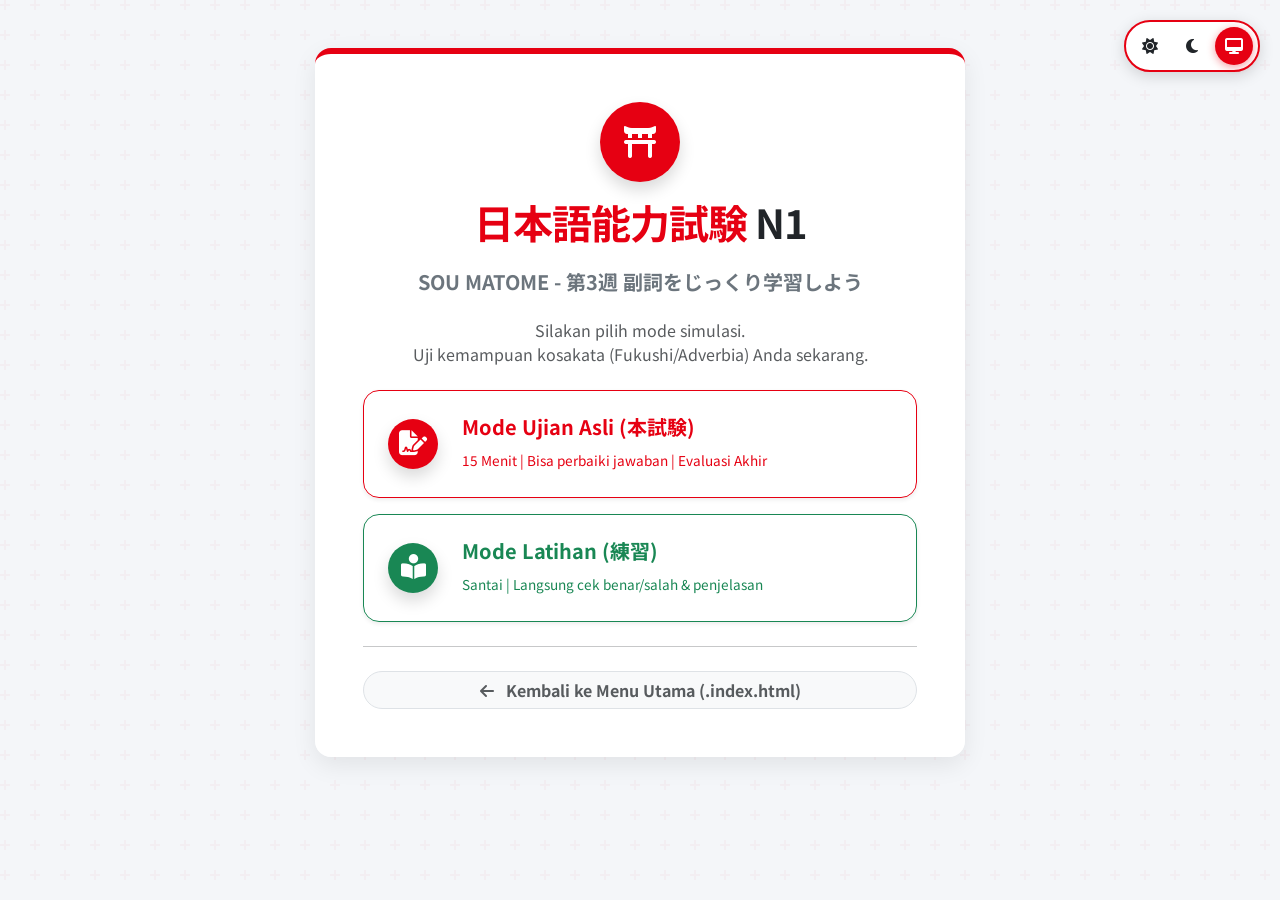
<file: exam/minggu3.html>
<!DOCTYPE html>
<html lang="id" data-bs-theme="light">
<head>
    <meta charset="UTF-8">
    <meta name="viewport" content="width=device-width, initial-scale=1.0">
    <title>JLPT N1 Simulator - Minggu 3</title>
    
    <link rel="preconnect" href="https://fonts.googleapis.com">
    <link rel="preconnect" href="https://fonts.gstatic.com" crossorigin>
    <link href="https://fonts.googleapis.com/css2?family=Noto+Sans+JP:wght@400;500;700;900&display=swap" rel="stylesheet">
    
    <link href="https://cdn.jsdelivr.net/npm/bootstrap@5.3.0/dist/css/bootstrap.min.css" rel="stylesheet">
    <link rel="stylesheet" href="https://cdnjs.cloudflare.com/ajax/libs/font-awesome/6.4.0/css/all.min.css">
    
    <style>
        :root {
            /* Warna Merah Khas JLPT */
            --jlpt-red: #e60012;
            --jlpt-red-dark: #b3000e;
            --jlpt-red-light: #ffe5e6;
            --transition-speed: 0.3s;
        }

        body {
            /* Motif Jepang Halus di Background */
            background-color: #f4f6f9;
            background-image: url("data:image/svg+xml,%3Csvg width='60' height='60' viewBox='0 0 60 60' xmlns='http://www.w3.org/2000/svg'%3E%3Cg fill='none' fill-rule='evenodd'%3E%3Cg fill='%23e60012' fill-opacity='0.03'%3E%3Cpath d='M36 34v-4h-2v4h-4v2h4v4h2v-4h4v-2h-4zm0-30V0h-2v4h-4v2h4v4h2V6h4V4h-4zM6 34v-4H4v4H0v2h4v4h2v-4h4v-2H6zM6 4V0H4v4H0v2h4v4h2V6h4V4H6z'/%3E%3C/g%3E%3C/g%3E%3C/svg%3E");
            transition: background-color var(--transition-speed), color var(--transition-speed);
            font-family: 'Noto Sans JP', 'Segoe UI', Tahoma, sans-serif;
        }

        /* Override Bootstrap Primary Color dengan JLPT Red */
        .text-primary { color: var(--jlpt-red) !important; }
        .bg-primary { background-color: var(--jlpt-red) !important; }
        .border-primary { border-color: var(--jlpt-red) !important; }
        
        .btn-primary {
            background-color: var(--jlpt-red);
            border-color: var(--jlpt-red);
            color: white;
            box-shadow: 0 4px 10px rgba(230, 0, 18, 0.3);
        }
        .btn-primary:hover {
            background-color: var(--jlpt-red-dark);
            border-color: var(--jlpt-red-dark);
            transform: translateY(-2px);
            box-shadow: 0 6px 15px rgba(230, 0, 18, 0.4);
        }
        
        .btn-outline-primary {
            color: var(--jlpt-red);
            border-color: var(--jlpt-red);
        }
        .btn-outline-primary:hover {
            background-color: var(--jlpt-red);
            color: white;
        }

        /* Styling Kartu */
        .card-exam {
            border: none;
            border-radius: 16px;
            border-top: 6px solid var(--jlpt-red);
            box-shadow: 0 8px 25px rgba(0,0,0,0.08);
            background-color: rgba(255, 255, 255, 0.95);
            backdrop-filter: blur(5px);
            transition: transform var(--transition-speed), box-shadow var(--transition-speed);
        }

        [data-bs-theme="dark"] body {
            background-color: #121212;
            background-image: url("data:image/svg+xml,%3Csvg width='60' height='60' viewBox='0 0 60 60' xmlns='http://www.w3.org/2000/svg'%3E%3Cg fill='none' fill-rule='evenodd'%3E%3Cg fill='%23ffffff' fill-opacity='0.03'%3E%3Cpath d='M36 34v-4h-2v4h-4v2h4v4h2v-4h4v-2h-4zm0-30V0h-2v4h-4v2h4v4h2V6h4V4h-4zM6 34v-4H4v4H0v2h4v4h2v-4h4v-2H6zM6 4V0H4v4H0v2h4v4h2V6h4V4H6z'/%3E%3C/g%3E%3C/g%3E%3C/svg%3E");
        }
        [data-bs-theme="dark"] .card-exam {
            background-color: #1e1e1e;
            border-top: 6px solid var(--jlpt-red);
            box-shadow: 0 10px 30px rgba(0,0,0,0.5);
        }

        /* Tombol Opsi Jawaban */
        .btn-option {
            border-radius: 12px;
            border-width: 2px;
            text-align: left;
            position: relative;
            overflow: hidden;
            transition: all 0.25s ease;
            font-size: 1.05rem;
            color: inherit;
            background-color: transparent;
            border-color: #dee2e6;
        }

        [data-bs-theme="dark"] .btn-option { border-color: #444; color: #f8f9fa; }

        .btn-option:hover:not(:disabled) {
            transform: scale(1.02);
            border-color: var(--jlpt-red);
            background-color: var(--jlpt-red-light);
            color: #333;
        }
        [data-bs-theme="dark"] .btn-option:hover:not(:disabled) {
            background-color: rgba(230, 0, 18, 0.2);
            color: #fff;
        }

        /* Kustomisasi Mode Terpilih (Mode Asli) */
        .btn-selected {
            background-color: var(--jlpt-red) !important;
            color: white !important;
            border-color: var(--jlpt-red) !important;
            box-shadow: 0 4px 10px rgba(230, 0, 18, 0.3);
        }

        /* Nomor Opsi pada Tombol */
        .opt-number {
            display: flex;
            align-items: center;
            justify-content: center;
            width: 28px;
            height: 28px;
            border-radius: 50%;
            background-color: #e9ecef;
            color: #495057;
            font-weight: bold;
            margin-right: 12px;
            transition: all 0.3s ease;
        }
        [data-bs-theme="dark"] .opt-number { background-color: #333; color: #fff; }
        .btn-selected .opt-number, .btn-success .opt-number, .btn-danger .opt-number {
            background-color: rgba(255, 255, 255, 0.2) !important;
            color: white !important;
        }

        /* Animasi Benar/Salah */
        @keyframes pulse-success {
            0% { transform: scale(1); box-shadow: 0 0 0 0 rgba(25, 135, 84, 0.7); }
            50% { transform: scale(1.03); background-color: #198754; color: white; box-shadow: 0 0 0 10px rgba(25, 135, 84, 0); }
            100% { transform: scale(1); background-color: #198754; color: white; border-color: #198754; }
        }

        @keyframes shake-error {
            0%, 100% { transform: translateX(0); }
            20%, 60% { transform: translateX(-6px); }
            40%, 80% { transform: translateX(6px); }
            50% { background-color: #dc3545; color: white; }
            100% { background-color: #dc3545; color: white; border-color: #dc3545; }
        }

        .animate-correct { animation: pulse-success 0.5s ease-out forwards; }
        .animate-wrong { animation: shake-error 0.5s ease-in-out forwards; }

        /* Timer Pulse */
        @keyframes pulse-danger {
            0% { transform: scale(1); opacity: 1; }
            50% { transform: scale(1.05); opacity: 0.8; }
            100% { transform: scale(1); opacity: 1; }
        }
        .timer-warning { animation: pulse-danger 1s infinite; background-color: #dc3545 !important; }

        /* Theme Switcher Widget */
        .theme-switcher {
            position: fixed;
            top: 20px;
            right: 20px;
            z-index: 1000;
            background: var(--bs-body-bg);
            border-radius: 50px;
            padding: 5px;
            box-shadow: 0 4px 15px rgba(0,0,0,0.15);
            border: 2px solid var(--jlpt-red);
        }

        .btn-theme {
            border-radius: 50%;
            width: 38px;
            height: 38px;
            padding: 0;
            display: inline-flex;
            align-items: center;
            justify-content: center;
            border: none;
            background: transparent;
            color: var(--bs-body-color);
            transition: all 0.3s;
        }

        .btn-theme.active {
            background: var(--jlpt-red);
            color: white;
            box-shadow: 0 2px 8px rgba(230, 0, 18, 0.4);
        }
        
        .explanation-box {
            border-left: 5px solid var(--jlpt-red);
            background-color: var(--jlpt-red-light);
            border-radius: 0 12px 12px 0;
            color: #333;
        }
        [data-bs-theme="dark"] .explanation-box {
            background-color: rgba(230, 0, 18, 0.1);
            color: #eee;
        }

        .explanation-list li { margin-bottom: 6px; }
        .soal-text { font-size: 1.25rem; font-weight: 700; color: inherit; }
        .badge-soal { background-color: var(--jlpt-red); font-size: 1rem; }
    </style>
</head>
<body>

    <div class="theme-switcher d-flex gap-1">
        <button class="btn-theme" id="btn-theme-light" onclick="setTheme('light')" title="Light Mode">
            <i class="fas fa-sun"></i>
        </button>
        <button class="btn-theme" id="btn-theme-dark" onclick="setTheme('dark')" title="Dark Mode">
            <i class="fas fa-moon"></i>
        </button>
        <button class="btn-theme" id="btn-theme-system" onclick="setTheme('system')" title="System Theme">
            <i class="fas fa-desktop"></i>
        </button>
    </div>

    <div class="container py-5" id="app">
        </div>

    <script>
        const hari3_data = [
            { id: 1, text: "うそをついているのがばれるのではないかと、（  ）した。", options: ["はらはら", "おどおど", "むかむか", "うんざり"], answer: 0, explanation: "Konteks: Merasa cemas/jantungan takut kebohongannya terbongkar.<ul class='explanation-list mt-2 mb-0 ps-3'><li><strong>1. はらはら:</strong> Tepat. Merasa cemas/berdebar-debar karena tegang atau takut ketahuan (suspense).</li><li><strong>2. おどおど:</strong> Gugup/gelisah (tindakannya mencurigakan/takut).</li><li><strong>3. むかむか:</strong> Merasa mual atau kesal/marah.</li><li><strong>4. うんざり:</strong> Muak/bosan.</li></ul>" },
            { id: 2, text: "父は（  ）医者に忠告されているにもかかわらず、酒をやめようとしない。", options: ["不意に", "とっさに", "片時も", "再三"], answer: 3, explanation: "Konteks: Meskipun sudah diperingatkan berulang kali oleh dokter.<ul class='explanation-list mt-2 mb-0 ps-3'><li><strong>1. 不意に:</strong> Tiba-tiba / tanpa disangka.</li><li><strong>2. とっさに:</strong> Secara spontan / seketika.</li><li><strong>3. 片時も:</strong> Sedetik pun (biasanya diikuti bentuk negatif).</li><li><strong>4. 再三 (さいさん):</strong> Tepat. Berulang kali / berkali-kali.</li></ul>" },
            { id: 3, text: "衝突事故を起こした車は（  ）つぶれていた。", options: ["さんざん", "ぐちゃぐちゃに", "はなはだ", "ちょくちょく"], answer: 1, explanation: "Konteks: Mobil yang mengalami tabrakan hancur lebur.<ul class='explanation-list mt-2 mb-0 ps-3'><li><strong>1. さんざん:</strong> Habis-habisan (dikritik, dimarahi, dll).</li><li><strong>2. ぐちゃぐちゃに:</strong> Tepat. Hancur berantakan / remuk.</li><li><strong>3. はなはだ:</strong> Sangat (biasanya untuk hal negatif yang ekstrem).</li><li><strong>4. ちょくちょく:</strong> Sering / kerap kali.</li></ul>" },
            { id: 4, text: "荷物は（  ）そこに置いておいてください。", options: ["とりあえず", "もっぱら", "ことごとく", "しょっちゅう"], answer: 0, explanation: "Konteks: Letakkan saja barangnya di situ untuk sementara waktu.<ul class='explanation-list mt-2 mb-0 ps-3'><li><strong>1. とりあえず:</strong> Tepat. Untuk sementara waktu / yang penting (lakukan ini dulu).</li><li><strong>2. もっぱら:</strong> Sebagian besar / melulu.</li><li><strong>3. ことごとく:</strong> Semuanya / tanpa terkecuali.</li><li><strong>4. しょっちゅう:</strong> Sering sekali.</li></ul>" },
            { id: 5, text: "徹夜で作業して（  ）期限に間に合わせることができた。", options: ["もしかして", "かろうじて", "かえって", "わざわざ"], answer: 1, explanation: "Konteks: Nyaris saja/dengan susah payah bisa mengejar tenggat waktu berkat kerja semalaman.<ul class='explanation-list mt-2 mb-0 ps-3'><li><strong>1. もしかして:</strong> Jangan-jangan / barangkali.</li><li><strong>2. かろうじて:</strong> Tepat. Dengan susah payah / nyaris tidak (barely).</li><li><strong>3. かえって:</strong> Malah / sebaliknya (dari yang diharapkan).</li><li><strong>4. わざわざ:</strong> Sengaja (melakukan sesuatu yang merepotkan).</li></ul>" },
            { id: 6, text: "ブランド品と見れば何でも買う彼女には（  ）愛想が尽きた。", options: ["むかむか", "ひたすら", "やたらと", "つくづく"], answer: 3, explanation: "Konteks: Saya benar-benar muak/hilang simpati kepadanya.<ul class='explanation-list mt-2 mb-0 ps-3'><li><strong>1. むかむか:</strong> Mual / kesal.</li><li><strong>2. ひたすら:</strong> Dengan tekun / semata-mata.</li><li><strong>3. やたらと:</strong> Sembarangan / sangat berlebihan.</li><li><strong>4. つくづく:</strong> Tepat. Sangat/mendalam. (つくづく愛想が尽きる = benar-benar kehabisan simpati/muak).</li></ul>" },
            { id: 7, text: "赤ちゃんの肌は（  ）している。", options: ["まるまる", "ごしごし", "つやつや", "ぴんぴん"], answer: 2, explanation: "Konteks: Mendeskripsikan kulit bayi yang halus dan bercahaya.<ul class='explanation-list mt-2 mb-0 ps-3'><li><strong>1. まるまる:</strong> Sepenuhnya / bulat-bulat (gemuk).</li><li><strong>2. ごしごし:</strong> (Menggosok) dengan kuat.</li><li><strong>3. つやつや:</strong> Tepat. Mulus, licin, dan bercahaya (glowing).</li><li><strong>4. ぴんぴん:</strong> Sehat walafiat (biasanya untuk orang tua).</li></ul>" },
            { id: 8, text: "注意しなくても（  ）間違いに気が付くだろう。", options: ["案の定", "いかにも", "おのずと", "あえて"], answer: 2, explanation: "Konteks: Walaupun tidak diperingatkan, dia akan menyadari kesalahannya dengan sendirinya.<ul class='explanation-list mt-2 mb-0 ps-3'><li><strong>1. 案の定 (あんのじょう):</strong> Seperti dugaan.</li><li><strong>2. いかにも:</strong> Memang benar-benar (seperti...).</li><li><strong>3. おのずと:</strong> Tepat. Dengan sendirinya / secara alami (自ずと).</li><li><strong>4. あえて:</strong> Dengan sengaja / memberanikan diri.</li></ul>" },
            { id: 9, text: "そろそろ失礼します。（  ）とおじゃましました。", options: ["点々", "転々", "着々", "長々"], answer: 3, explanation: "Konteks: Meminta maaf karena bertamu terlalu lama.<ul class='explanation-list mt-2 mb-0 ps-3'><li><strong>1. 点々 (てんてん):</strong> Bertebaran / menetes.</li><li><strong>2. 転々 (てんてん):</strong> Berpindah-pindah (pekerjaan/tempat tinggal).</li><li><strong>3. 着々 (ちゃくちゃく):</strong> Selangkah demi selangkah / dengan mantap.</li><li><strong>4. 長々 (ながなが):</strong> Tepat. Berlama-lama. (長々とおじゃましました = maaf saya mengganggu terlalu lama).</li></ul>" },
            { id: 10, text: "最近、昼食は（  ）隣のラーメン屋で済ませています。", options: ["ひたすら", "もろに", "ひょっとして", "もっぱら"], answer: 3, explanation: "Konteks: Akhir-akhir ini, makan siang hampir selalu (melulu) di kedai ramen sebelah.<ul class='explanation-list mt-2 mb-0 ps-3'><li><strong>1. ひたすら:</strong> Semata-mata / fokus hanya pada satu hal.</li><li><strong>2. もろに:</strong> Secara langsung / telak.</li><li><strong>3. ひょっとして:</strong> Jangan-jangan.</li><li><strong>4. もっぱら:</strong> Tepat. Hampir selalu / sebagian besar (exclusively).</li></ul>" },
            { id: 11, text: "【あまるほどたくさんある様子。】", options: ["ことごとく", "そこそこ", "まるまる", "ふんだん"], answer: 3, explanation: "Makna: Sesuatu yang tersedia dalam jumlah sangat banyak/melimpah.<ul class='explanation-list mt-2 mb-0 ps-3'><li><strong>1. ことごとく:</strong> Semuanya.</li><li><strong>2. そこそこ:</strong> Lumayan / cukup.</li><li><strong>3. まるまる:</strong> Sepenuhnya.</li><li><strong>4. ふんだん:</strong> Tepat. Melimpah / berlimpah ruah (biasanya ふんだんに).</li></ul>" },
            { id: 12, text: "【無理をしないで、確実に努力を続ける様子。】", options: ["こつこつ", "すらすら", "さんざん", "わざわざ"], answer: 0, explanation: "Makna: Terus berusaha secara pasti sedikit demi sedikit.<ul class='explanation-list mt-2 mb-0 ps-3'><li><strong>1. こつこつ:</strong> Tepat. Tekun / perlahan tapi pasti.</li><li><strong>2. すらすら:</strong> Lancar (membaca/berbicara).</li><li><strong>3. さんざん:</strong> Habis-habisan.</li><li><strong>4. わざわざ:</strong> Dengan sengaja (repot-repot).</li></ul>" },
            { id: 13, text: "【湿気が多くて気持ち悪いこと。】", options: ["ぐっしょり", "じめじめ", "しっとり", "ぐったり"], answer: 1, explanation: "Makna: Terasa lembap dan tidak nyaman.<ul class='explanation-list mt-2 mb-0 ps-3'><li><strong>1. ぐっしょり:</strong> Basah kuyup.</li><li><strong>2. じめじめ:</strong> Tepat. Lembap / pengap / basah (untuk cuaca/ruangan atau sifat orang).</li><li><strong>3. しっとり:</strong> Lembap halus (berkonotasi positif, misal untuk kue atau kulit).</li><li><strong>4. ぐったり:</strong> Lemas / kelelahan.</li></ul>" },
            { id: 14, text: "【明るく光り輝く様子。】", options: ["こうこう", "はなはだ", "ひらひら", "がんがん"], answer: 0, explanation: "Makna: Bersinar dengan terang benderang.<ul class='explanation-list mt-2 mb-0 ps-3'><li><strong>1. こうこう:</strong> Tepat. Bersinar terang (煌々と).</li><li><strong>2. はなはだ:</strong> Sangat.</li><li><strong>3. ひらひら:</strong> Berkibar / melambai.</li><li><strong>4. がんがん:</strong> Berdenyut kencang (sakit kepala) / suara bising memekakkan.</li></ul>" },
            { id: 15, text: "【きわめて短い時間に。】", options: ["さなかに", "いまに", "とっさに", "不意に"], answer: 2, explanation: "Makna: Dalam waktu yang sangat singkat / seketika.<ul class='explanation-list mt-2 mb-0 ps-3'><li><strong>1. さなかに:</strong> Di tengah-tengah (kejadian).</li><li><strong>2. いまに:</strong> Suatu saat nanti / tak lama lagi.</li><li><strong>3. とっさに:</strong> Tepat. Secara seketika / refleks sekilas.</li><li><strong>4. 不意に:</strong> Tiba-tiba / tanpa disangka.</li></ul>" },
            { id: 16, text: "花は何でも好きですが、「特に」バラが好きです。", options: ["ことに", "もろに", "さぞ", "さも"], answer: 0, explanation: "Kata yang maknanya paling dekat dengan 特に (khususnya / terutama).<ul class='explanation-list mt-2 mb-0 ps-3'><li><strong>1. ことに:</strong> Tepat. Bersinonim dengan 特に (殊に).</li><li><strong>2. もろに:</strong> Secara langsung / telak.</li><li><strong>3. さぞ:</strong> Pastilah (diikuti bentuk dugaan).</li><li><strong>4. さも:</strong> Seolah-olah (diikuti そうに/ように).</li></ul>" },
            { id: 17, text: "あの先生の哲学の講義は私には「まったく」理解できなかった。", options: ["あいにく", "何より", "さほど", "まるっきり"], answer: 3, explanation: "Kata yang maknanya paling dekat dengan まったく (sama sekali).<ul class='explanation-list mt-2 mb-0 ps-3'><li><strong>1. あいにく:</strong> Sayang sekali / kebetulan yang buruk.</li><li><strong>2. 何より:</strong> Lebih dari apapun (terbaik).</li><li><strong>3. さほど:</strong> Tidak begitu (diikuti bentuk negatif).</li><li><strong>4. まるっきり:</strong> Tepat. Sama sekali (bersinonim dengan まったく...ない).</li></ul>" },
            { id: 18, text: "参加ご希望の方は、「前もって」申込書を提出してください。", options: ["いまさら", "かつて", "あらかじめ", "とっさに"], answer: 2, explanation: "Kata yang maknanya paling dekat dengan 前もって (sebelumnya / dari awal).<ul class='explanation-list mt-2 mb-0 ps-3'><li><strong>1. いまさら:</strong> Baru sekarang (terlambat).</li><li><strong>2. かつて:</strong> Dulu / pernah.</li><li><strong>3. あらかじめ:</strong> Tepat. Sebelumnya / beforehand (予め).</li><li><strong>4. とっさに:</strong> Secara spontan.</li></ul>" },
            { id: 19, text: "彼は「たびたび」遅刻します。", options: ["いまだに", "しょっちゅう", "時折", "片時も"], answer: 1, explanation: "Kata yang maknanya paling dekat dengan たびたび (sering kali).<ul class='explanation-list mt-2 mb-0 ps-3'><li><strong>1. いまだに:</strong> Sampai sekarang (masih belum...).</li><li><strong>2. しょっちゅう:</strong> Tepat. Sering / kerap kali.</li><li><strong>3. 時折 (ときおり):</strong> Kadang-kadang.</li><li><strong>4. 片時も:</strong> Sedetik pun (tidak).</li></ul>" },
            { id: 20, text: "横柄な店員の態度に「腹が立った」。", options: ["むかむかした", "はらはらした", "くよくよした", "おどおどした"], answer: 0, explanation: "Kata yang maknanya paling dekat dengan 腹が立つ (marah / kesal).<ul class='explanation-list mt-2 mb-0 ps-3'><li><strong>1. むかむかした:</strong> Tepat. Merasa kesal, marah, atau mual.</li><li><strong>2. はらはらした:</strong> Berdebar cemas.</li><li><strong>3. くよくよした:</strong> Meratapi hal berlalu / terlalu dipikirkan.</li><li><strong>4. おどおどした:</strong> Gugup / takut.</li></ul>" },
            { id: 21, text: "到底 (とうてい)", options: ["その計画は「到底」進展するでしょう。", "そんな自分勝手な要求は、「到底」受け入れられません。", "今日は「到底」暑くないですね。", "タバコはここでは「到底」吸わないでください。"], answer: 1, explanation: "Penggunaan yang tepat untuk 到底 (とうてい...ない = sama sekali tidak mungkin / tidak bisa).<br>Opsi 2 paling tepat: 'Tuntutan egois seperti itu sama sekali tidak mungkin bisa diterima.'<br>Opsi 3 salah (lebih cocok memakai ちっとも/まったく)." },
            { id: 22, text: "ぐっしょり", options: ["傘が無かったので、かばんの中まで「ぐっしょり」ぬれてしまった。", "川の水が「ぐっしょり」流れている。", "今日は一日中雨が「ぐっしょり」降っていた。", "湿気が多くて部屋が「ぐっしょり」している。"], answer: 0, explanation: "Penggunaan yang tepat untuk ぐっしょり (basah kuyup).<br>Opsi 1 paling tepat: 'Karena tidak bawa payung, sampai ke dalam tas pun basah kuyup.'<br>Opsi 4 salah (seharusnya じめじめしている - lembap)." },
            { id: 23, text: "うんざり", options: ["その件に関しては「うんざり」考えてからお返事いたします。", "テレビは同じような番組ばかりで「うんざり」だ。", "彼女は風邪で熱があるのか、力なく「うんざり」寝ていた。", "あなたの言うことは、「うんざり」わかりません。"], answer: 1, explanation: "Penggunaan yang tepat untuk うんざり (muak / jemu / bosan).<br>Opsi 2 paling tepat: 'TV isinya acara yang mirip-mirip terus, jadi muak.'<br>Opsi 1 salah (seharusnya じっくり - dengan saksama). Opsi 4 salah (seharusnya まったく/ちっとも)." },
            { id: 24, text: "ことごとく", options: ["新型ロケットの打ち上げは「ことごとく」失敗してしまった。", "私はお酒では「ことごとく」ワインが好きです。", "駅まで「ことごとく」走り続けて、電車に間に合った。", "「ことごとく」できない問題を解いた。"], answer: 0, explanation: "Penggunaan yang tepat untuk ことごとく (semuanya / seluruhnya tanpa terkecuali).<br>Opsi 1 paling tepat: 'Peluncuran roket model baru semuanya gagal (tidak ada yang berhasil).' <br>Opsi 2 salah (seharusnya とりわけ/特に)." },
            { id: 25, text: "とりわけ", options: ["料理の前に「とりわけ」ビールを2本お願いします。", "休みの日は「とりわけ」家でごろごろしています。", "遠いところを「とりわけ」お越しいただきどうもありがとうございます。", "私は甘いものの中でも「とりわけ」ショートケーキが好きです。"], answer: 3, explanation: "Penggunaan yang tepat untuk とりわけ (khususnya / especially).<br>Opsi 4 paling tepat: 'Di antara makanan manis, saya khususnya suka shortcake.'<br>Opsi 1 salah (seharusnya とりあえず - untuk sementara/awal). Opsi 2 salah (seharusnya もっぱら - sebagian besar). Opsi 3 salah (seharusnya わざわざ - repot-repot)." }
        ];
    </script>

    <script>
        // --- 1. THEME MANAGEMENT ---
        function getSavedTheme() {
            return localStorage.getItem('jlpt_theme') || 'system';
        }

        function setTheme(theme) {
            localStorage.setItem('jlpt_theme', theme);
            
            document.querySelectorAll('.btn-theme').forEach(btn => btn.classList.remove('active'));
            document.getElementById(`btn-theme-${theme}`).classList.add('active');

            if (theme === 'system') {
                const systemPrefersDark = window.matchMedia('(prefers-color-scheme: dark)').matches;
                document.documentElement.setAttribute('data-bs-theme', systemPrefersDark ? 'dark' : 'light');
            } else {
                document.documentElement.setAttribute('data-bs-theme', theme);
            }
        }

        window.matchMedia('(prefers-color-scheme: dark)').addEventListener('change', () => {
            if (getSavedTheme() === 'system') setTheme('system');
        });

        setTheme(getSavedTheme());

        // --- 2. STATE MANAGEMENT ---
        let state = JSON.parse(sessionStorage.getItem('jlpt_session_minggu3')) || {
            mode: null,          
            answers: {},         
            timeRemaining: 900,  
            isFinished: false,
            lastClicked: null    
        };
        let timerInterval;

        const saveState = () => sessionStorage.setItem('jlpt_session_minggu3', JSON.stringify(state));

        const resetSession = () => {
            if(confirm("Yakin ingin keluar? Riwayat ujian saat ini akan terhapus.")) {
                state = { mode: null, answers: {}, timeRemaining: 900, isFinished: false, lastClicked: null };
                saveState();
                clearInterval(timerInterval);
                renderHome();
                window.scrollTo({ top: 0, behavior: 'smooth' });
            }
        };
        
        const returnToIndex = () => {
            window.location.href = "../index.html";
        };

        const app = document.getElementById('app');

        // --- 3. RENDERING ENGINE ---
        function renderHome() {
            app.innerHTML = `
                <div class="card card-exam mx-auto" style="max-width: 650px;">
                    <div class="card-body text-center p-4 p-md-5">
                        <div class="mb-4 text-primary">
                            <div class="d-inline-flex align-items-center justify-content-center rounded-circle bg-primary text-white mb-3 shadow" style="width: 80px; height: 80px;">
                                <i class="fas fa-torii-gate fa-2x"></i>
                            </div>
                            <h1 class="display-6 fw-bold mb-1" style="letter-spacing: -1px;">日本語能力試験 <span class="text-dark" data-bs-theme="dark" style="color: inherit;">N1</span></h1>
                        </div>
                        <h5 class="text-secondary mb-4 fw-bold">SOU MATOME - 第3週 副詞をじっくり学習しよう</h5>
                        <p class="mb-4 text-muted">Silakan pilih mode simulasi. <br class="d-none d-md-block">Uji kemampuan kosakata (Fukushi/Adverbia) Anda sekarang.</p>
                        
                        <div class="d-grid gap-3 mb-4">
                            <button onclick="startQuiz('asli')" class="btn btn-outline-primary btn-lg p-3 p-md-4 text-start position-relative shadow-sm rounded-4">
                                <div class="d-flex align-items-center">
                                    <div class="bg-primary text-white rounded-circle d-flex align-items-center justify-content-center me-3 me-md-4 shadow" style="min-width: 50px; height: 50px;">
                                        <i class="fas fa-file-signature fa-lg"></i>
                                    </div>
                                    <div>
                                        <h5 class="mb-1 fw-bold">Mode Ujian Asli (本試験)</h5>
                                        <small style="font-size: 0.85rem;">15 Menit | Bisa perbaiki jawaban | Evaluasi Akhir</small>
                                    </div>
                                </div>
                            </button>
                            <button onclick="startQuiz('latihan')" class="btn btn-outline-success btn-lg p-3 p-md-4 text-start position-relative shadow-sm rounded-4">
                                <div class="d-flex align-items-center">
                                    <div class="bg-success text-white rounded-circle d-flex align-items-center justify-content-center me-3 me-md-4 shadow" style="min-width: 50px; height: 50px;">
                                        <i class="fas fa-book-reader fa-lg"></i>
                                    </div>
                                    <div>
                                        <h5 class="mb-1 fw-bold">Mode Latihan (練習)</h5>
                                        <small style="font-size: 0.85rem;">Santai | Langsung cek benar/salah & penjelasan</small>
                                    </div>
                                </div>
                            </button>
                        </div>
                        
                        <hr class="my-4">
                        <button onclick="returnToIndex()" class="btn btn-light border w-100 fw-bold rounded-pill text-muted">
                            <i class="fas fa-arrow-left me-2"></i> Kembali ke Menu Utama (.index.html)
                        </button>
                    </div>
                </div>
            `;
        }

        function startQuiz(mode) {
            state.mode = mode;
            state.isFinished = false;
            state.lastClicked = null;
            saveState();
            
            if (mode === 'asli' && !timerInterval) {
                timerInterval = setInterval(updateTimer, 1000);
            }
            renderQuiz();
            window.scrollTo({ top: 0, behavior: 'smooth' });
        }

        function updateTimer() {
            if (state.timeRemaining <= 0) {
                clearInterval(timerInterval);
                alert("Waktu Habis! Ujian otomatis dikumpulkan.");
                finishQuiz();
                return;
            }
            state.timeRemaining--;
            saveState();
            
            const timerEl = document.getElementById('timer-display');
            if (timerEl) {
                const m = Math.floor(state.timeRemaining / 60).toString().padStart(2, '0');
                const s = (state.timeRemaining % 60).toString().padStart(2, '0');
                
                if (state.timeRemaining < 180) { // Kurang dari 3 menit
                    timerEl.classList.remove('bg-primary');
                    timerEl.classList.add('timer-warning');
                }
                timerEl.innerHTML = `<i class="fas fa-stopwatch me-1"></i> ${m}:${s}`;
            }
        }

        window.selectOption = function(qId, optIndex) {
            if (state.isFinished) return;
            
            const isCorrect = hari3_data.find(q => q.id === qId).answer === optIndex;
            
            state.answers[qId] = optIndex;
            state.lastClicked = { qId, optIndex, isCorrect }; 
            
            saveState();
            renderQuiz();
        };

        function renderQuiz() {
            if (state.isFinished) return renderResult();

            let scoreLatihan = calculateScore();
            let totalAnswered = Object.keys(state.answers).length;
            let progress = (totalAnswered / hari3_data.length) * 100;

            let html = `
                <div class="d-flex flex-wrap gap-3 justify-content-between align-items-center mb-4 sticky-top bg-body pt-3 pb-2 z-3" style="margin-top:-20px;">
                    <button onclick="resetSession()" class="btn btn-outline-secondary rounded-pill shadow-sm">
                        <i class="fas fa-times me-1"></i> Batal
                    </button>
                    ${state.mode === 'asli' 
                        ? `<span class="badge bg-primary fs-5 shadow px-3 py-2 rounded-pill" id="timer-display">
                            <i class="fas fa-stopwatch me-1"></i> ${Math.floor(state.timeRemaining / 60).toString().padStart(2, '0')}:${(state.timeRemaining % 60).toString().padStart(2, '0')}
                           </span>`
                        : `<span class="badge bg-success fs-5 shadow px-3 py-2 rounded-pill"><i class="fas fa-star me-1 text-warning"></i> Skor: ${scoreLatihan.total}</span>`
                    }
                </div>

                <div class="card card-exam mb-4 border-0">
                    <div class="card-body p-4">
                        <h4 class="fw-bold mb-3 ${state.mode === 'asli' ? 'text-primary' : 'text-success'}">
                            <i class="${state.mode === 'asli' ? 'fas fa-pen-nib' : 'fas fa-dumbbell'} me-2"></i>
                            ${state.mode === 'asli' ? '本試験 (Ujian Asli) - 第3週' : '練習 (Mode Latihan) - 第3週'}
                        </h4>
                        <div class="progress" style="height: 12px; border-radius: 10px; background-color: var(--bs-secondary-bg);">
                            <div class="progress-bar progress-bar-striped progress-bar-animated ${state.mode === 'asli' ? 'bg-primary' : 'bg-success'}" 
                                 style="width: ${progress}%"></div>
                        </div>
                        <div class="text-end mt-2 fw-bold text-muted small">${totalAnswered} / ${hari3_data.length} Terjawab</div>
                    </div>
                </div>
            `;

            hari3_data.forEach((q, index) => {
                const userAnswer = state.answers[q.id];
                html += `
                    <div class="card card-exam mb-4" id="q${q.id}">
                        <div class="card-body p-3 p-md-4">
                            <div class="d-flex align-items-start mb-4">
                                <span class="badge badge-soal rounded-pill me-3 shadow-sm py-2 px-3">${index + 1}</span> 
                                <span class="soal-text lh-base">${q.text}</span>
                            </div>
                            <div class="row g-3 ms-md-4">
                `;

                q.options.forEach((opt, oIndex) => {
                    let btnClass = '';
                    let animateClass = '';
                    
                    if (state.mode === 'asli') {
                        if (userAnswer === oIndex) btnClass = 'btn-selected'; 
                    } else if (state.mode === 'latihan') {
                        if (userAnswer === oIndex) {
                            btnClass = (oIndex === q.answer) ? 'btn-success text-white' : 'btn-danger text-white';
                        } else if (userAnswer !== undefined && oIndex === q.answer) {
                            btnClass = 'border-success text-success fw-bold bg-success bg-opacity-10';
                        }
                    }

                    if (state.lastClicked && state.lastClicked.qId === q.id && state.lastClicked.optIndex === oIndex && state.mode === 'latihan') {
                        animateClass = state.lastClicked.isCorrect ? 'animate-correct' : 'animate-wrong';
                    }

                    html += `
                        <div class="col-12 col-md-6 d-grid">
                            <button onclick="selectOption(${q.id}, ${oIndex})" 
                                    class="btn btn-option border p-3 d-flex align-items-center ${btnClass} ${animateClass}">
                                <span class="opt-number shadow-sm">${oIndex + 1}</span>
                                <span>${opt}</span>
                            </button>
                        </div>
                    `;
                });

                if (state.mode === 'latihan' && userAnswer !== undefined) {
                    const isCorrect = userAnswer === q.answer;
                    html += `
                        <div class="col-12 mt-4 ms-md-4 w-auto">
                            <div class="p-3 explanation-box shadow-sm">
                                <h6 class="${isCorrect ? 'text-success' : 'text-danger'} fw-bold mb-2">
                                    <i class="${isCorrect ? 'fas fa-check-circle' : 'fas fa-times-circle'} me-1"></i>
                                    ${isCorrect ? 'Jawaban Tepat!' : 'Jawaban Kurang Tepat.'}
                                </h6>
                                <div class="small lh-lg">
                                    ${q.explanation}
                                </div>
                            </div>
                        </div>
                    `;
                }

                html += `</div></div></div>`;
            });

            html += `
                <div class="text-center mt-5 mb-5 pb-5">
                    <button onclick="confirmFinish()" class="btn btn-primary btn-lg px-5 py-3 rounded-pill shadow fw-bold fs-5">
                        <i class="fas fa-paper-plane me-2"></i> Kumpulkan Ujian
                    </button>
                </div>
            `;

            app.innerHTML = html;
        }

        function calculateScore() {
            let correct = 0, wrong = 0;
            for (let qId in state.answers) {
                const q = hari3_data.find(x => x.id == qId);
                if (state.answers[qId] === q.answer) correct++;
                else wrong++;
            }
            return { correct, wrong, total: correct - wrong }; 
        }

        window.confirmFinish = function() {
            const answered = Object.keys(state.answers).length;
            if (answered < hari3_data.length) {
                if(!confirm(`Ada soal yang belum dijawab (${answered}/${hari3_data.length}). Yakin ingin mengumpulkan sekarang?`)) {
                    return;
                }
            } else {
                if(!confirm("Kumpulkan dan lihat hasil akhir?")) return;
            }
            finishQuiz();
        };

        window.finishQuiz = function() {
            state.isFinished = true;
            clearInterval(timerInterval);
            saveState();
            renderResult();
            window.scrollTo({ top: 0, behavior: 'smooth' });
        };

        function renderResult() {
            const result = calculateScore();
            const answeredCount = Object.keys(state.answers).length;
            const unanswered = hari3_data.length - answeredCount;
            
            let grade = '不合格 (F)';
            let gradeColor = 'text-danger';
            let icon = 'fa-times-circle';
            
            if (result.total >= 20) { grade = '秀 (A+)'; gradeColor = 'text-success'; icon = 'fa-crown text-warning'; }
            else if (result.total >= 15) { grade = '優 (A)'; gradeColor = 'text-primary'; icon = 'fa-medal text-primary'; }
            else if (result.total >= 10) { grade = '良 (B)'; gradeColor = 'text-info'; icon = 'fa-thumbs-up text-info'; }
            else if (result.total >= 5) { grade = '可 (C)'; gradeColor = 'text-warning'; icon = 'fa-check text-warning'; }
            else if (result.total >= 0) { grade = '不可 (D)'; gradeColor = 'text-danger'; icon = 'fa-exclamation-triangle text-danger'; }

            let html = `
                <div class="card card-exam border-0 mb-5 text-center overflow-hidden">
                    <div class="bg-primary text-white py-4 shadow-sm">
                        <h2 class="fw-bold m-0"><i class="fas fa-poll me-2"></i> Hasil Simulasi N1 - 第3週</h2>
                    </div>
                    <div class="card-body p-4 p-md-5">
                        <i class="fas ${icon} fa-5x mb-3 drop-shadow"></i>
                        <h1 class="display-3 fw-bold mb-1 ${gradeColor}">${grade}</h1>
                        <h4 class="mb-4 text-muted fw-bold">Skor Anda: <span class="${gradeColor}">${result.total}</span> / 25</h4>
                        
                        <div class="row justify-content-center mb-5 g-3">
                            <div class="col-4 col-md-3">
                                <div class="bg-success text-white p-3 rounded-4 shadow-sm h-100 d-flex flex-column justify-content-center">
                                    <i class="fas fa-check-circle fa-2x mb-2 opacity-75"></i>
                                    <h6 class="mb-1">Benar</h6>
                                    <h3 class="m-0 fw-bold">${result.correct}</h3>
                                </div>
                            </div>
                            <div class="col-4 col-md-3">
                                <div class="bg-danger text-white p-3 rounded-4 shadow-sm h-100 d-flex flex-column justify-content-center">
                                    <i class="fas fa-times-circle fa-2x mb-2 opacity-75"></i>
                                    <h6 class="mb-1">Salah</h6>
                                    <h3 class="m-0 fw-bold">${result.wrong}</h3>
                                </div>
                            </div>
                            <div class="col-4 col-md-3">
                                <div class="bg-secondary text-white p-3 rounded-4 shadow-sm h-100 d-flex flex-column justify-content-center">
                                    <i class="fas fa-minus-circle fa-2x mb-2 opacity-75"></i>
                                    <h6 class="mb-1">Kosong</h6>
                                    <h3 class="m-0 fw-bold">${unanswered}</h3>
                                </div>
                            </div>
                        </div>

                        <button onclick="resetSession()" class="btn btn-outline-primary btn-lg px-5 rounded-pill shadow-sm fw-bold">
                            <i class="fas fa-redo-alt me-2"></i> Ulangi Simulasi
                        </button>
                    </div>
                </div>

                <div class="d-flex align-items-center mb-4 border-bottom border-primary border-2 pb-2">
                    <i class="fas fa-list-check fa-2x me-3 text-primary"></i>
                    <h3 class="fw-bold m-0 text-primary">Evaluasi Detail</h3>
                </div>
            `;

            hari3_data.forEach((q, index) => {
                const userAnswer = state.answers[q.id];
                const isCorrect = userAnswer === q.answer;
                const isUnanswered = userAnswer === undefined;
                
                let borderClass = isUnanswered ? 'border-secondary' : (isCorrect ? 'border-success' : 'border-danger');
                let badgeStatus = isUnanswered 
                    ? '<span class="badge bg-secondary rounded-pill px-3"><i class="fas fa-minus me-1"></i> Kosong</span>' 
                    : (isCorrect ? '<span class="badge bg-success rounded-pill px-3"><i class="fas fa-check me-1"></i> Benar</span>' : '<span class="badge bg-danger rounded-pill px-3"><i class="fas fa-times me-1"></i> Salah</span>');

                html += `
                    <div class="card card-exam mb-4 shadow-sm border-0" style="border-left: 6px solid ${isUnanswered ? '#6c757d' : (isCorrect ? '#198754' : '#dc3545')} !important; border-top: none;">
                        <div class="card-body p-4">
                            <h5 class="mb-3 lh-base">
                                ${badgeStatus} <span class="ms-2 fw-bold text-muted">No. ${index + 1}</span>
                            </h5>
                            <h5 class="fw-bold mb-4">${q.text}</h5>
                            
                            <div class="row g-3 mb-4">
                                <div class="col-md-6">
                                    <div class="p-3 rounded-4 bg-light text-dark h-100 ${!isUnanswered && !isCorrect ? 'border border-danger border-2' : 'border border-light'}">
                                        <small class="text-muted d-block mb-2 fw-bold"><i class="fas fa-user-edit me-1"></i> Jawaban Anda:</small>
                                        <strong class="${isCorrect ? 'text-success' : (!isUnanswered ? 'text-danger' : 'text-muted')} fs-6">
                                            ${isUnanswered ? '<em>Tidak dijawab</em>' : (userAnswer + 1) + '. ' + q.options[userAnswer]}
                                        </strong>
                                    </div>
                                </div>
                                <div class="col-md-6">
                                    <div class="p-3 rounded-4 bg-light text-dark h-100 border border-success border-2" style="background-color: rgba(25,135,84,0.05) !important;">
                                        <small class="text-success d-block mb-2 fw-bold"><i class="fas fa-key me-1"></i> Kunci Jawaban:</small>
                                        <strong class="text-success fs-6">
                                            ${(q.answer + 1)}. ${q.options[q.answer]}
                                        </strong>
                                    </div>
                                </div>
                            </div>
                            <div class="explanation-box p-3 rounded-3">
                                <span class="badge bg-primary mb-2">解説 (Penjelasan)</span>
                                <div class="lh-lg small">${q.explanation}</div>
                            </div>
                        </div>
                    </div>
                `;
            });

            html += `<div class="mb-5 pb-5"></div>`;
            app.innerHTML = html;
        }

        // --- 4. INIT ---
        if (state.mode && !state.isFinished) {
            if (state.mode === 'asli' && !timerInterval) {
                timerInterval = setInterval(updateTimer, 1000);
            }
            renderQuiz();
        } else if (state.isFinished) {
            renderResult();
        } else {
            renderHome();
        }
    </script>
</body>
</html>
</file>
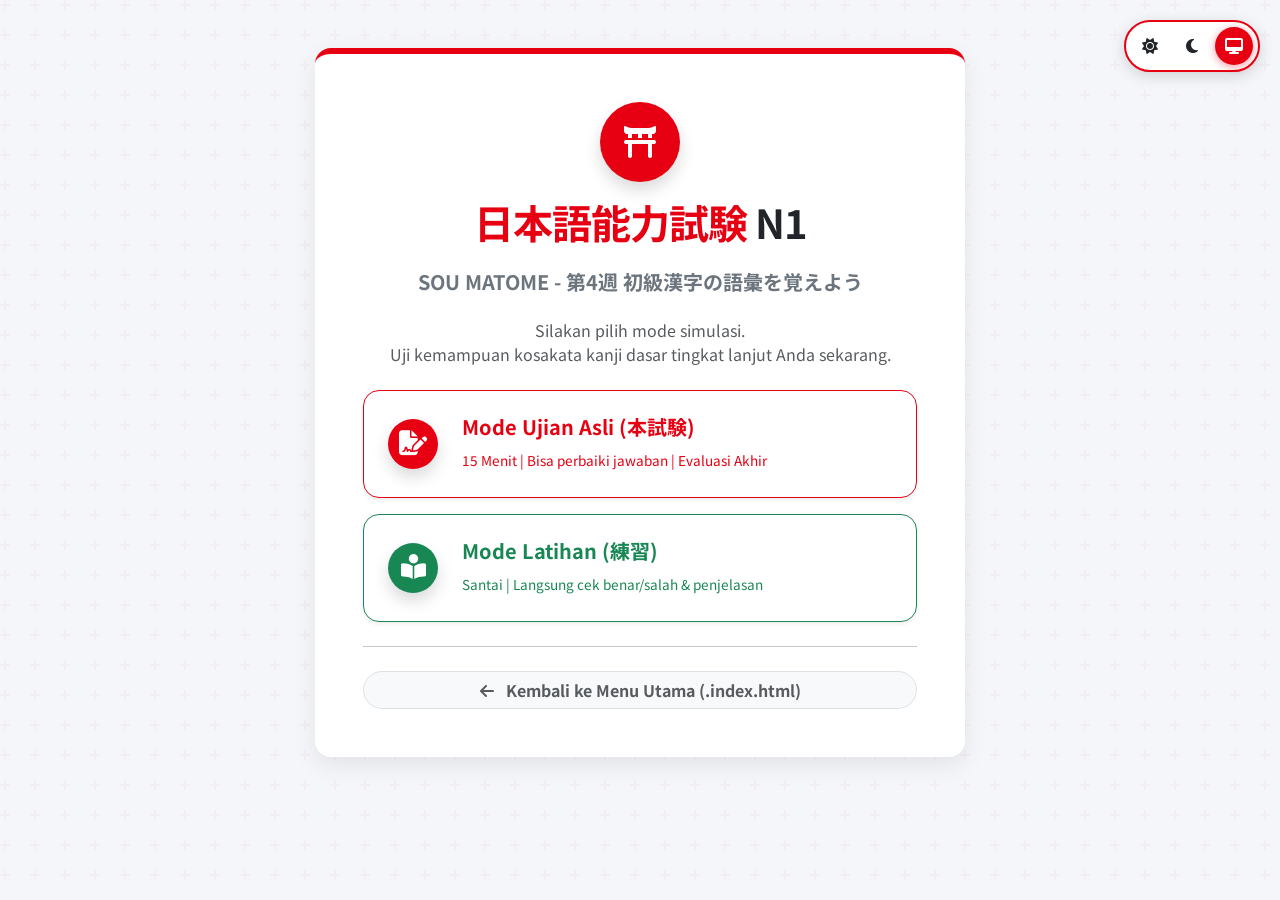
<file: exam/minggu4.html>
<!DOCTYPE html>
<html lang="id" data-bs-theme="light">
<head>
    <meta charset="UTF-8">
    <meta name="viewport" content="width=device-width, initial-scale=1.0">
    <title>JLPT N1 Simulator - Minggu 4</title>
    
    <link rel="preconnect" href="https://fonts.googleapis.com">
    <link rel="preconnect" href="https://fonts.gstatic.com" crossorigin>
    <link href="https://fonts.googleapis.com/css2?family=Noto+Sans+JP:wght@400;500;700;900&display=swap" rel="stylesheet">
    
    <link href="https://cdn.jsdelivr.net/npm/bootstrap@5.3.0/dist/css/bootstrap.min.css" rel="stylesheet">
    <link rel="stylesheet" href="https://cdnjs.cloudflare.com/ajax/libs/font-awesome/6.4.0/css/all.min.css">
    
    <style>
        :root {
            /* Warna Merah Khas JLPT */
            --jlpt-red: #e60012;
            --jlpt-red-dark: #b3000e;
            --jlpt-red-light: #ffe5e6;
            --transition-speed: 0.3s;
        }

        body {
            /* Motif Jepang Halus di Background */
            background-color: #f4f6f9;
            background-image: url("data:image/svg+xml,%3Csvg width='60' height='60' viewBox='0 0 60 60' xmlns='http://www.w3.org/2000/svg'%3E%3Cg fill='none' fill-rule='evenodd'%3E%3Cg fill='%23e60012' fill-opacity='0.03'%3E%3Cpath d='M36 34v-4h-2v4h-4v2h4v4h2v-4h4v-2h-4zm0-30V0h-2v4h-4v2h4v4h2V6h4V4h-4zM6 34v-4H4v4H0v2h4v4h2v-4h4v-2H6zM6 4V0H4v4H0v2h4v4h2V6h4V4H6z'/%3E%3C/g%3E%3C/g%3E%3C/svg%3E");
            transition: background-color var(--transition-speed), color var(--transition-speed);
            font-family: 'Noto Sans JP', 'Segoe UI', Tahoma, sans-serif;
        }

        /* Override Bootstrap Primary Color dengan JLPT Red */
        .text-primary { color: var(--jlpt-red) !important; }
        .bg-primary { background-color: var(--jlpt-red) !important; }
        .border-primary { border-color: var(--jlpt-red) !important; }
        
        .btn-primary {
            background-color: var(--jlpt-red);
            border-color: var(--jlpt-red);
            color: white;
            box-shadow: 0 4px 10px rgba(230, 0, 18, 0.3);
        }
        .btn-primary:hover {
            background-color: var(--jlpt-red-dark);
            border-color: var(--jlpt-red-dark);
            transform: translateY(-2px);
            box-shadow: 0 6px 15px rgba(230, 0, 18, 0.4);
        }
        
        .btn-outline-primary {
            color: var(--jlpt-red);
            border-color: var(--jlpt-red);
        }
        .btn-outline-primary:hover {
            background-color: var(--jlpt-red);
            color: white;
        }

        /* Styling Kartu */
        .card-exam {
            border: none;
            border-radius: 16px;
            border-top: 6px solid var(--jlpt-red);
            box-shadow: 0 8px 25px rgba(0,0,0,0.08);
            background-color: rgba(255, 255, 255, 0.95);
            backdrop-filter: blur(5px);
            transition: transform var(--transition-speed), box-shadow var(--transition-speed);
        }

        [data-bs-theme="dark"] body {
            background-color: #121212;
            background-image: url("data:image/svg+xml,%3Csvg width='60' height='60' viewBox='0 0 60 60' xmlns='http://www.w3.org/2000/svg'%3E%3Cg fill='none' fill-rule='evenodd'%3E%3Cg fill='%23ffffff' fill-opacity='0.03'%3E%3Cpath d='M36 34v-4h-2v4h-4v2h4v4h2v-4h4v-2h-4zm0-30V0h-2v4h-4v2h4v4h2V6h4V4h-4zM6 34v-4H4v4H0v2h4v4h2v-4h4v-2H6zM6 4V0H4v4H0v2h4v4h2V6h4V4H6z'/%3E%3C/g%3E%3C/g%3E%3C/svg%3E");
        }
        [data-bs-theme="dark"] .card-exam {
            background-color: #1e1e1e;
            border-top: 6px solid var(--jlpt-red);
            box-shadow: 0 10px 30px rgba(0,0,0,0.5);
        }

        /* Tombol Opsi Jawaban */
        .btn-option {
            border-radius: 12px;
            border-width: 2px;
            text-align: left;
            position: relative;
            overflow: hidden;
            transition: all 0.25s ease;
            font-size: 1.05rem;
            color: inherit;
            background-color: transparent;
            border-color: #dee2e6;
        }

        [data-bs-theme="dark"] .btn-option { border-color: #444; color: #f8f9fa; }

        .btn-option:hover:not(:disabled) {
            transform: scale(1.02);
            border-color: var(--jlpt-red);
            background-color: var(--jlpt-red-light);
            color: #333;
        }
        [data-bs-theme="dark"] .btn-option:hover:not(:disabled) {
            background-color: rgba(230, 0, 18, 0.2);
            color: #fff;
        }

        /* Kustomisasi Mode Terpilih (Mode Asli) */
        .btn-selected {
            background-color: var(--jlpt-red) !important;
            color: white !important;
            border-color: var(--jlpt-red) !important;
            box-shadow: 0 4px 10px rgba(230, 0, 18, 0.3);
        }

        /* Nomor Opsi pada Tombol */
        .opt-number {
            display: flex;
            align-items: center;
            justify-content: center;
            width: 28px;
            height: 28px;
            border-radius: 50%;
            background-color: #e9ecef;
            color: #495057;
            font-weight: bold;
            margin-right: 12px;
            transition: all 0.3s ease;
        }
        [data-bs-theme="dark"] .opt-number { background-color: #333; color: #fff; }
        .btn-selected .opt-number, .btn-success .opt-number, .btn-danger .opt-number {
            background-color: rgba(255, 255, 255, 0.2) !important;
            color: white !important;
        }

        /* Animasi Benar/Salah */
        @keyframes pulse-success {
            0% { transform: scale(1); box-shadow: 0 0 0 0 rgba(25, 135, 84, 0.7); }
            50% { transform: scale(1.03); background-color: #198754; color: white; box-shadow: 0 0 0 10px rgba(25, 135, 84, 0); }
            100% { transform: scale(1); background-color: #198754; color: white; border-color: #198754; }
        }

        @keyframes shake-error {
            0%, 100% { transform: translateX(0); }
            20%, 60% { transform: translateX(-6px); }
            40%, 80% { transform: translateX(6px); }
            50% { background-color: #dc3545; color: white; }
            100% { background-color: #dc3545; color: white; border-color: #dc3545; }
        }

        .animate-correct { animation: pulse-success 0.5s ease-out forwards; }
        .animate-wrong { animation: shake-error 0.5s ease-in-out forwards; }

        /* Timer Pulse */
        @keyframes pulse-danger {
            0% { transform: scale(1); opacity: 1; }
            50% { transform: scale(1.05); opacity: 0.8; }
            100% { transform: scale(1); opacity: 1; }
        }
        .timer-warning { animation: pulse-danger 1s infinite; background-color: #dc3545 !important; }

        /* Theme Switcher Widget */
        .theme-switcher {
            position: fixed;
            top: 20px;
            right: 20px;
            z-index: 1000;
            background: var(--bs-body-bg);
            border-radius: 50px;
            padding: 5px;
            box-shadow: 0 4px 15px rgba(0,0,0,0.15);
            border: 2px solid var(--jlpt-red);
        }

        .btn-theme {
            border-radius: 50%;
            width: 38px;
            height: 38px;
            padding: 0;
            display: inline-flex;
            align-items: center;
            justify-content: center;
            border: none;
            background: transparent;
            color: var(--bs-body-color);
            transition: all 0.3s;
        }

        .btn-theme.active {
            background: var(--jlpt-red);
            color: white;
            box-shadow: 0 2px 8px rgba(230, 0, 18, 0.4);
        }
        
        .explanation-box {
            border-left: 5px solid var(--jlpt-red);
            background-color: var(--jlpt-red-light);
            border-radius: 0 12px 12px 0;
            color: #333;
        }
        [data-bs-theme="dark"] .explanation-box {
            background-color: rgba(230, 0, 18, 0.1);
            color: #eee;
        }

        .explanation-list li { margin-bottom: 6px; }
        .soal-text { font-size: 1.25rem; font-weight: 700; color: inherit; }
        .badge-soal { background-color: var(--jlpt-red); font-size: 1rem; }
    </style>
</head>
<body>

    <div class="theme-switcher d-flex gap-1">
        <button class="btn-theme" id="btn-theme-light" onclick="setTheme('light')" title="Light Mode">
            <i class="fas fa-sun"></i>
        </button>
        <button class="btn-theme" id="btn-theme-dark" onclick="setTheme('dark')" title="Dark Mode">
            <i class="fas fa-moon"></i>
        </button>
        <button class="btn-theme" id="btn-theme-system" onclick="setTheme('system')" title="System Theme">
            <i class="fas fa-desktop"></i>
        </button>
    </div>

    <div class="container py-5" id="app">
        </div>

    <script>
        const hari4_data = [
            { id: 1, text: "このバッグは財布を入れるのに（  ）な大きさだ。", options: ["心地", "人気", "手近", "手ごろ"], answer: 3, explanation: "Konteks: Tas ini memiliki ukuran yang pas/praktis untuk menyimpan dompet.<ul class='explanation-list mt-2 mb-0 ps-3'><li><strong>1. 心地 (ここち):</strong> Perasaan (kenyamanan).</li><li><strong>2. 人気 (ひとけ):</strong> Tanda kehadiran orang.</li><li><strong>3. 手近 (てぢか):</strong> Dekat/mudah dijangkau.</li><li><strong>4. 手ごろ (てごろ):</strong> Tepat. Artinya pas, sesuai, atau praktis (untuk ukuran/harga).</li></ul>" },
            { id: 2, text: "その会社は、この春、海外に（  ）するらしい。", options: ["自立", "先着", "先行", "進出"], answer: 3, explanation: "Konteks: Perusahaan itu kabarnya akan berekspansi ke luar negeri pada musim semi ini.<ul class='explanation-list mt-2 mb-0 ps-3'><li><strong>1. 自立 (じりつ):</strong> Mandiri.</li><li><strong>2. 先着 (せんちゃく):</strong> Datang lebih dulu.</li><li><strong>3. 先行 (せんこう):</strong> Mendahului / berjalan duluan.</li><li><strong>4. 進出 (しんしゅつ):</strong> Tepat. Berekspansi / merambah ke (pasar baru/luar negeri).</li></ul>" },
            { id: 3, text: "彼は（  ）があって、大金持ちの彼女にアプローチした。", options: ["心づかい", "気心", "内心", "下心"], answer: 3, explanation: "Konteks: Dia mendekati gadis kaya raya itu karena ada niat terselubung.<ul class='explanation-list mt-2 mb-0 ps-3'><li><strong>1. 心づかい:</strong> Perhatian / kepedulian.</li><li><strong>2. 気心 (きごころ):</strong> Sifat asli / pembawaan.</li><li><strong>3. 内心 (ないしん):</strong> Dalam hati / perasaan batin.</li><li><strong>4. 下心 (したごころ):</strong> Tepat. Niat tersembunyi / ada pamrih.</li></ul>" },
            { id: 4, text: "警察は犯人逮捕の（  ）をつかんだようだ。", options: ["心当たり", "手がかり", "手はず", "見通し"], answer: 1, explanation: "Konteks: Polisi sepertinya telah mendapatkan petunjuk untuk menangkap pelaku.<ul class='explanation-list mt-2 mb-0 ps-3'><li><strong>1. 心当たり:</strong> Punya dugaan / ide tentang sesuatu.</li><li><strong>2. 手がかり:</strong> Tepat. Petunjuk / jejak (clue).</li><li><strong>3. 手はず:</strong> Persiapan / rencana.</li><li><strong>4. 見通し:</strong> Prospek / prediksi.</li></ul>" },
            { id: 5, text: "彼は、親に言われたのではなく、（  ）的に留学したいと言った。", options: ["意地", "意思", "自発", "自首"], answer: 2, explanation: "Konteks: Dia ingin kuliah di luar negeri atas inisiatif sendiri, bukan karena disuruh orang tua.<ul class='explanation-list mt-2 mb-0 ps-3'><li><strong>1. 意地 (いじ):</strong> Keras kepala / gengsi.</li><li><strong>2. 意思 (いし):</strong> Niat / maksud.</li><li><strong>3. 自発 (じはつ):</strong> Tepat. Inisiatif sendiri / spontanitas (自発的 = atas kemauan sendiri).</li><li><strong>4. 自首 (じしゅ):</strong> Menyerahkan diri (kepada polisi).</li></ul>" },
            { id: 6, text: "この病気（  ）の症状は、下痢と吐き気です。", options: ["特色", "特有", "主体", "作用"], answer: 1, explanation: "Konteks: Gejala khas dari penyakit ini adalah diare dan mual.<ul class='explanation-list mt-2 mb-0 ps-3'><li><strong>1. 特色 (とくしょく):</strong> Ciri khas (biasanya untuk keunggulan/daya tarik).</li><li><strong>2. 特有 (とくゆう):</strong> Tepat. Khusus/khas hanya ada pada hal tersebut (特有の症状 = gejala spesifik).</li><li><strong>3. 主体 (しゅたい):</strong> Subjek / pelaku utama.</li><li><strong>4. 作用 (さよう):</strong> Reaksi / efek kerja.</li></ul>" },
            { id: 7, text: "長野県の（  ）はりんごです。", options: ["産地", "産出", "主食", "名産"], answer: 3, explanation: "Konteks: Produk terkenal dari Prefektur Nagano adalah apel.<ul class='explanation-list mt-2 mb-0 ps-3'><li><strong>1. 産地 (さんち):</strong> Daerah penghasil (tempatnya).</li><li><strong>2. 産出 (さんしゅつ):</strong> Produksi / menghasilkan.</li><li><strong>3. 主食 (しゅしょく):</strong> Makanan pokok.</li><li><strong>4. 名産 (めいさん):</strong> Tepat. Produk / hasil bumi terkenal dari suatu daerah.</li></ul>" },
            { id: 8, text: "今度の展覧会には、この絵を（  ）しよう。", options: ["出品", "代理", "出生", "用品"], answer: 0, explanation: "Konteks: Mari kita pamerkan lukisan ini di pameran berikutnya.<ul class='explanation-list mt-2 mb-0 ps-3'><li><strong>1. 出品 (しゅっぴん):</strong> Tepat. Memamerkan karya seni/barang di sebuah pameran (展覧会).</li><li><strong>2. 代理 (だいり):</strong> Perwakilan.</li><li><strong>3. 出生 (しゅっしょう):</strong> Kelahiran.</li><li><strong>4. 用品 (ようひん):</strong> Perlengkapan.</li></ul>" },
            { id: 9, text: "リストラされた彼は、今はコンビニのバイトで（  ）を立てている。", options: ["主体", "生産", "自立", "生計"], answer: 3, explanation: "Konteks: Setelah di-PHK, dia sekarang mencari nafkah dari kerja paruh waktu di minimarket.<ul class='explanation-list mt-2 mb-0 ps-3'><li><strong>1. 主体:</strong> Subjek utama.</li><li><strong>2. 生産:</strong> Produksi.</li><li><strong>3. 自立:</strong> Mandiri.</li><li><strong>4. 生計 (せいけい):</strong> Tepat. 生計を立てる (seikei o tateru) adalah idiom yang berarti mencari nafkah/membiayai hidup.</li></ul>" },
            { id: 10, text: "この地方では、正月に川で泳ぐという（  ）がある。", options: ["風習", "意図", "野心", "特産"], answer: 0, explanation: "Konteks: Di daerah ini, ada tradisi berenang di sungai pada saat tahun baru.<ul class='explanation-list mt-2 mb-0 ps-3'><li><strong>1. 風習 (ふうしゅう):</strong> Tepat. Adat istiadat / tradisi / kebiasaan lokal.</li><li><strong>2. 意図 (いと):</strong> Maksud / tujuan.</li><li><strong>3. 野心 (やしん):</strong> Ambisi.</li><li><strong>4. 特産 (とくさん):</strong> Produk khusus daerah.</li></ul>" },
            { id: 11, text: "【事情を考えて、実行をやめて様子を見る。】", options: ["見合わせる", "見下す", "見通す", "見下ろす"], answer: 0, explanation: "Makna: Mempertimbangkan situasi, membatalkan/menunda pelaksanaan dan melihat perkembangan.<ul class='explanation-list mt-2 mb-0 ps-3'><li><strong>1. 見合わせる:</strong> Tepat. Menunda / membatalkan untuk sementara waktu (karena suatu kondisi).</li><li><strong>2. 見下す:</strong> Merendahkan / memandang hina orang lain.</li><li><strong>3. 見通す:</strong> Memprediksi / melihat tembus pandang.</li><li><strong>4. 見下ろす:</strong> Melihat ke bawah (dari tempat tinggi).</li></ul>" },
            { id: 12, text: "【どうしようもなくなること。】", options: ["不通になる", "見合わせる", "上の空だ", "お手上げだ"], answer: 3, explanation: "Makna: Keadaan di mana sudah tidak ada yang bisa dilakukan lagi / menyerah.<ul class='explanation-list mt-2 mb-0 ps-3'><li><strong>1. 不通になる:</strong> Terputus (komunikasi/jalan).</li><li><strong>2. 見合わせる:</strong> Menunda.</li><li><strong>3. 上の空だ:</strong> Melamun / tidak fokus (pikiran melayang).</li><li><strong>4. お手上げだ (おてあげだ):</strong> Tepat. Angkat tangan (menyerah).</li></ul>" },
            { id: 13, text: "【公の機関に属さない人。】", options: ["民間人", "世間人", "国民人", "国家人"], answer: 0, explanation: "Makna: Orang yang tidak berafiliasi dengan lembaga publik/pemerintah.<ul class='explanation-list mt-2 mb-0 ps-3'><li><strong>1. 民間人 (みんかんじん):</strong> Tepat. Warga sipil / pihak swasta.</li><li><strong>2. 世間人:</strong> Bukan istilah umum.</li><li><strong>3. 国民人:</strong> Bukan istilah umum.</li><li><strong>4. 国家人:</strong> Bukan istilah umum.</li></ul>" },
            { id: 14, text: "【組織や団体などが設立されて活動を始めること。】", options: ["着目", "着工", "自発", "発足"], answer: 3, explanation: "Makna: Sebuah organisasi/kelompok didirikan dan memulai kegiatannya.<ul class='explanation-list mt-2 mb-0 ps-3'><li><strong>1. 着目:</strong> Fokus / memperhatikan.</li><li><strong>2. 着工:</strong> Memulai pembangunan.</li><li><strong>3. 自発:</strong> Inisiatif sendiri.</li><li><strong>4. 発足 (ほっそく/はっそく):</strong> Tepat. Peresmian / peluncuran awal sebuah organisasi.</li></ul>" },
            { id: 15, text: "【恋人同士などが一緒に自殺すること。】", options: ["心中", "自首", "自発", "手中"], answer: 0, explanation: "Makna: Sepasang kekasih (atau keluarga) bunuh diri bersama-sama.<ul class='explanation-list mt-2 mb-0 ps-3'><li><strong>1. 心中 (しんじゅう):</strong> Tepat. Bunuh diri bersama (biasanya pasangan kekasih).</li><li><strong>2. 自首:</strong> Menyerahkan diri.</li><li><strong>3. 自発:</strong> Inisiatif.</li><li><strong>4. 手中 (しゅちゅう):</strong> Berada dalam genggaman / kekuasaan.</li></ul>" },
            { id: 16, text: "彼は、ある現象に<u>注意を向けて</u>、新しい発見をした。", options: ["着目して", "着手して", "見合わせて", "会見して"], answer: 0, explanation: "Kata yang bersinonim dengan 注意を向ける (memfokuskan perhatian pada).<ul class='explanation-list mt-2 mb-0 ps-3'><li><strong>1. 着目して (ちゃくもくして):</strong> Tepat. Memperhatikan dengan saksama / fokus pada suatu titik.</li><li><strong>2. 着手して:</strong> Memulai mengerjakan sesuatu.</li><li><strong>3. 見合わせて:</strong> Menunda / saling berpandangan.</li><li><strong>4. 会見して:</strong> Melakukan konferensi pers.</li></ul>" },
            { id: 17, text: "留学の<u>準備</u>が整っている。", options: ["手はず", "手引き", "先手", "手がかり"], answer: 0, explanation: "Kata yang bersinonim dengan 準備 (persiapan / pengaturan).<ul class='explanation-list mt-2 mb-0 ps-3'><li><strong>1. 手はず (てはず):</strong> Tepat. Rencana / persiapan / langkah-langkah yang diatur.</li><li><strong>2. 手引き:</strong> Panduan / manual.</li><li><strong>3. 先手:</strong> Mengambil langkah lebih dulu.</li><li><strong>4. 手がかり:</strong> Petunjuk.</li></ul>" },
            { id: 18, text: "事故の影響でバスのダイヤは<u>一日中</u>乱れた。", options: ["日々", "日中", "終日", "日夜"], answer: 2, explanation: "Kata yang bersinonim dengan 一日中 (sepanjang hari).<ul class='explanation-list mt-2 mb-0 ps-3'><li><strong>1. 日々 (ひび):</strong> Hari demi hari.</li><li><strong>2. 日中 (にっちゅう):</strong> Siang hari (saat matahari bersinar).</li><li><strong>3. 終日 (しゅうじつ):</strong> Tepat. Istilah formal untuk seharian / sepanjang hari.</li><li><strong>4. 日夜 (にちや):</strong> Siang dan malam.</li></ul>" },
            { id: 19, text: "<u>その場</u>のもうけに目がくらんで株を売ってしまい、後でたいへん後悔した。", options: ["人目", "目先", "目下", "事前"], answer: 1, explanation: "Kata yang bersinonim dengan その場の (saat itu saja / jangka pendek).<ul class='explanation-list mt-2 mb-0 ps-3'><li><strong>1. 人目 (ひとめ):</strong> Pandangan orang lain.</li><li><strong>2. 目先 (めさき):</strong> Tepat. Keuntungan di depan mata / jangka pendek (目先のもうけ).</li><li><strong>3. 目下 (もっか):</strong> Saat ini / sekarang ini.</li><li><strong>4. 事前 (じぜん):</strong> Sebelumnya.</li></ul>" },
            { id: 20, text: "学問でもスポーツでも<u>基礎</u>が大事だ。", options: ["主体", "本場", "本音", "土台"], answer: 3, explanation: "Kata yang bersinonim dengan 基礎 (dasar / fondasi).<ul class='explanation-list mt-2 mb-0 ps-3'><li><strong>1. 主体:</strong> Subjek / tokoh utama.</li><li><strong>2. 本場:</strong> Tempat asal / aslinya.</li><li><strong>3. 本音:</strong> Niat / perasaan yang sebenarnya.</li><li><strong>4. 土台 (どだい):</strong> Tepat. Fondasi / landasan.</li></ul>" },
            { id: 21, text: "下火 (したび)", options: ["私は彼に好きだと言いたいが、「下火」がないのでなかなか言えない。", "気持ちが「下火」になったので、落ち着いて試験を受けることができた。", "貯金の額が「下火」になったので、不安になってきた。", "ペットブームが最近「下火」になってきた。"], answer: 3, explanation: "Penggunaan yang tepat untuk 下火 (mereda / menurun popularitasnya).<br>Opsi 4 paling tepat: 'Tren hewan peliharaan belakangan ini mulai mereda.'<br>Opsi 1 salah (seharusnya 下心 / 勇気). Opsi 2 salah (落ち着いた). Opsi 3 salah (底をついた / 減った)." },
            { id: 22, text: "台無し (だいなし)", options: ["味付けを間違えてしまい、せっかくのシチューが「台無し」になってしまった。", "先日買ったDVDプレーヤーは「台無し」の不良品だった。", "俳優たちの演技のおかげで監督は「台無し」にならなかった。", "一生懸命勉強した結果が「台無し」で困った。"], answer: 0, explanation: "Penggunaan yang tepat untuk 台無し (hancur / sia-sia berantakan).<br>Opsi 1 paling tepat: 'Karena salah memberi bumbu, rebusan (stew) yang sudah susah-susah dibuat jadi sia-sia/hancur rasanya.'<br>Opsi 2 salah (seharusnya 形無し atau sekadar 不良品). Opsi 3 salah (seharusnya 面目丸つぶれ)." },
            { id: 23, text: "生かす (いかす)", options: ["節約をするのは、生活を「生かした」方法だ。", "自分の意見を「生かした」ので、みんなに嫌われてしまった。", "この経験を「生かして」、今後の仕事に役立ててください。", "事業を「生かした」から、彼が首になるはずはない。"], answer: 2, explanation: "Penggunaan yang tepat untuk 生かす (memanfaatkan sebaik mungkin / menghidupkan).<br>Opsi 3 paling tepat: 'Tolong manfaatkan pengalaman ini, dan gunakan untuk pekerjaan Anda ke depannya.'<br>Opsi 2 salah (seharusnya 押し通した - memaksakan). Opsi 4 salah (seharusnya 成功させた - menyukseskan)." },
            { id: 24, text: "目方 (めかた)", options: ["彼の「目方」が不明なので、連絡することはできない。", "人気歌手が人の「目方」を避けて裏口から帰っていった。", "今後の政局がどうなるか、「目方」が付かない状況だ。", "容器は商品の「目方」に含まれていません。"], answer: 3, explanation: "Penggunaan yang tepat untuk 目方 (berat / timbangan).<br>Opsi 4 paling tepat: 'Wadah pembungkus tidak termasuk ke dalam berat (netto) barang.'<br>Opsi 1 salah (行方/yukue - keberadaan). Opsi 2 salah (目/me - pandangan orang). Opsi 3 salah (見通し/mitooshi - prediksi)." },
            { id: 25, text: "小売り (こうり)", options: ["これは原価は安いのに、「小売り」価格があまりに高い。", "コンサートの「小売り」券を購入した。", "無理な「小売り」で、もうけがなくなった。", "新築の「小売り」住宅を購入した。"], answer: 0, explanation: "Penggunaan yang tepat untuk 小売り (eceran / retail).<br>Opsi 1 paling tepat: 'Barang ini harga modalnya murah, tapi harga ecerannya terlalu mahal.'<br>Opsi 2 salah (前売り券/maeuriken - tiket pre-sale). Opsi 3 salah (値引き/nebiki - diskon). Opsi 4 salah (建売住宅/tateuri - rumah jadi)." }
        ];
    </script>

    <script>
        // --- 1. THEME MANAGEMENT ---
        function getSavedTheme() {
            return localStorage.getItem('jlpt_theme') || 'system';
        }

        function setTheme(theme) {
            localStorage.setItem('jlpt_theme', theme);
            
            document.querySelectorAll('.btn-theme').forEach(btn => btn.classList.remove('active'));
            document.getElementById(`btn-theme-${theme}`).classList.add('active');

            if (theme === 'system') {
                const systemPrefersDark = window.matchMedia('(prefers-color-scheme: dark)').matches;
                document.documentElement.setAttribute('data-bs-theme', systemPrefersDark ? 'dark' : 'light');
            } else {
                document.documentElement.setAttribute('data-bs-theme', theme);
            }
        }

        window.matchMedia('(prefers-color-scheme: dark)').addEventListener('change', () => {
            if (getSavedTheme() === 'system') setTheme('system');
        });

        setTheme(getSavedTheme());

        // --- 2. STATE MANAGEMENT ---
        let state = JSON.parse(sessionStorage.getItem('jlpt_session_minggu4')) || {
            mode: null,          
            answers: {},         
            timeRemaining: 900,  
            isFinished: false,
            lastClicked: null    
        };
        let timerInterval;

        const saveState = () => sessionStorage.setItem('jlpt_session_minggu4', JSON.stringify(state));

        const resetSession = () => {
            if(confirm("Yakin ingin keluar? Riwayat ujian saat ini akan terhapus.")) {
                state = { mode: null, answers: {}, timeRemaining: 900, isFinished: false, lastClicked: null };
                saveState();
                clearInterval(timerInterval);
                renderHome();
                window.scrollTo({ top: 0, behavior: 'smooth' });
            }
        };
        
        const returnToIndex = () => {
            window.location.href = "../index.html";
        };

        const app = document.getElementById('app');

        // --- 3. RENDERING ENGINE ---
        function renderHome() {
            app.innerHTML = `
                <div class="card card-exam mx-auto" style="max-width: 650px;">
                    <div class="card-body text-center p-4 p-md-5">
                        <div class="mb-4 text-primary">
                            <div class="d-inline-flex align-items-center justify-content-center rounded-circle bg-primary text-white mb-3 shadow" style="width: 80px; height: 80px;">
                                <i class="fas fa-torii-gate fa-2x"></i>
                            </div>
                            <h1 class="display-6 fw-bold mb-1" style="letter-spacing: -1px;">日本語能力試験 <span class="text-dark" data-bs-theme="dark" style="color: inherit;">N1</span></h1>
                        </div>
                        <h5 class="text-secondary mb-4 fw-bold">SOU MATOME - 第4週 初級漢字の語彙を覚えよう</h5>
                        <p class="mb-4 text-muted">Silakan pilih mode simulasi. <br class="d-none d-md-block">Uji kemampuan kosakata kanji dasar tingkat lanjut Anda sekarang.</p>
                        
                        <div class="d-grid gap-3 mb-4">
                            <button onclick="startQuiz('asli')" class="btn btn-outline-primary btn-lg p-3 p-md-4 text-start position-relative shadow-sm rounded-4">
                                <div class="d-flex align-items-center">
                                    <div class="bg-primary text-white rounded-circle d-flex align-items-center justify-content-center me-3 me-md-4 shadow" style="min-width: 50px; height: 50px;">
                                        <i class="fas fa-file-signature fa-lg"></i>
                                    </div>
                                    <div>
                                        <h5 class="mb-1 fw-bold">Mode Ujian Asli (本試験)</h5>
                                        <small style="font-size: 0.85rem;">15 Menit | Bisa perbaiki jawaban | Evaluasi Akhir</small>
                                    </div>
                                </div>
                            </button>
                            <button onclick="startQuiz('latihan')" class="btn btn-outline-success btn-lg p-3 p-md-4 text-start position-relative shadow-sm rounded-4">
                                <div class="d-flex align-items-center">
                                    <div class="bg-success text-white rounded-circle d-flex align-items-center justify-content-center me-3 me-md-4 shadow" style="min-width: 50px; height: 50px;">
                                        <i class="fas fa-book-reader fa-lg"></i>
                                    </div>
                                    <div>
                                        <h5 class="mb-1 fw-bold">Mode Latihan (練習)</h5>
                                        <small style="font-size: 0.85rem;">Santai | Langsung cek benar/salah & penjelasan</small>
                                    </div>
                                </div>
                            </button>
                        </div>
                        
                        <hr class="my-4">
                        <button onclick="returnToIndex()" class="btn btn-light border w-100 fw-bold rounded-pill text-muted">
                            <i class="fas fa-arrow-left me-2"></i> Kembali ke Menu Utama (.index.html)
                        </button>
                    </div>
                </div>
            `;
        }

        function startQuiz(mode) {
            state.mode = mode;
            state.isFinished = false;
            state.lastClicked = null;
            saveState();
            
            if (mode === 'asli' && !timerInterval) {
                timerInterval = setInterval(updateTimer, 1000);
            }
            renderQuiz();
            window.scrollTo({ top: 0, behavior: 'smooth' });
        }

        function updateTimer() {
            if (state.timeRemaining <= 0) {
                clearInterval(timerInterval);
                alert("Waktu Habis! Ujian otomatis dikumpulkan.");
                finishQuiz();
                return;
            }
            state.timeRemaining--;
            saveState();
            
            const timerEl = document.getElementById('timer-display');
            if (timerEl) {
                const m = Math.floor(state.timeRemaining / 60).toString().padStart(2, '0');
                const s = (state.timeRemaining % 60).toString().padStart(2, '0');
                
                if (state.timeRemaining < 180) { // Kurang dari 3 menit
                    timerEl.classList.remove('bg-primary');
                    timerEl.classList.add('timer-warning');
                }
                timerEl.innerHTML = `<i class="fas fa-stopwatch me-1"></i> ${m}:${s}`;
            }
        }

        window.selectOption = function(qId, optIndex) {
            if (state.isFinished) return;
            
            const isCorrect = hari4_data.find(q => q.id === qId).answer === optIndex;
            
            state.answers[qId] = optIndex;
            state.lastClicked = { qId, optIndex, isCorrect }; 
            
            saveState();
            renderQuiz();
        };

        function renderQuiz() {
            if (state.isFinished) return renderResult();

            let scoreLatihan = calculateScore();
            let totalAnswered = Object.keys(state.answers).length;
            let progress = (totalAnswered / hari4_data.length) * 100;

            let html = `
                <div class="d-flex flex-wrap gap-3 justify-content-between align-items-center mb-4 sticky-top bg-body pt-3 pb-2 z-3" style="margin-top:-20px;">
                    <button onclick="resetSession()" class="btn btn-outline-secondary rounded-pill shadow-sm">
                        <i class="fas fa-times me-1"></i> Batal
                    </button>
                    ${state.mode === 'asli' 
                        ? `<span class="badge bg-primary fs-5 shadow px-3 py-2 rounded-pill" id="timer-display">
                            <i class="fas fa-stopwatch me-1"></i> ${Math.floor(state.timeRemaining / 60).toString().padStart(2, '0')}:${(state.timeRemaining % 60).toString().padStart(2, '0')}
                           </span>`
                        : `<span class="badge bg-success fs-5 shadow px-3 py-2 rounded-pill"><i class="fas fa-star me-1 text-warning"></i> Skor: ${scoreLatihan.total}</span>`
                    }
                </div>

                <div class="card card-exam mb-4 border-0">
                    <div class="card-body p-4">
                        <h4 class="fw-bold mb-3 ${state.mode === 'asli' ? 'text-primary' : 'text-success'}">
                            <i class="${state.mode === 'asli' ? 'fas fa-pen-nib' : 'fas fa-dumbbell'} me-2"></i>
                            ${state.mode === 'asli' ? '本試験 (Ujian Asli) - 第4週' : '練習 (Mode Latihan) - 第4週'}
                        </h4>
                        <div class="progress" style="height: 12px; border-radius: 10px; background-color: var(--bs-secondary-bg);">
                            <div class="progress-bar progress-bar-striped progress-bar-animated ${state.mode === 'asli' ? 'bg-primary' : 'bg-success'}" 
                                 style="width: ${progress}%"></div>
                        </div>
                        <div class="text-end mt-2 fw-bold text-muted small">${totalAnswered} / ${hari4_data.length} Terjawab</div>
                    </div>
                </div>
            `;

            hari4_data.forEach((q, index) => {
                const userAnswer = state.answers[q.id];
                html += `
                    <div class="card card-exam mb-4" id="q${q.id}">
                        <div class="card-body p-3 p-md-4">
                            <div class="d-flex align-items-start mb-4">
                                <span class="badge badge-soal rounded-pill me-3 shadow-sm py-2 px-3">${index + 1}</span> 
                                <span class="soal-text lh-base">${q.text}</span>
                            </div>
                            <div class="row g-3 ms-md-4">
                `;

                q.options.forEach((opt, oIndex) => {
                    let btnClass = '';
                    let animateClass = '';
                    
                    if (state.mode === 'asli') {
                        if (userAnswer === oIndex) btnClass = 'btn-selected'; 
                    } else if (state.mode === 'latihan') {
                        if (userAnswer === oIndex) {
                            btnClass = (oIndex === q.answer) ? 'btn-success text-white' : 'btn-danger text-white';
                        } else if (userAnswer !== undefined && oIndex === q.answer) {
                            btnClass = 'border-success text-success fw-bold bg-success bg-opacity-10';
                        }
                    }

                    if (state.lastClicked && state.lastClicked.qId === q.id && state.lastClicked.optIndex === oIndex && state.mode === 'latihan') {
                        animateClass = state.lastClicked.isCorrect ? 'animate-correct' : 'animate-wrong';
                    }

                    html += `
                        <div class="col-12 col-md-6 d-grid">
                            <button onclick="selectOption(${q.id}, ${oIndex})" 
                                    class="btn btn-option border p-3 d-flex align-items-center ${btnClass} ${animateClass}">
                                <span class="opt-number shadow-sm">${oIndex + 1}</span>
                                <span>${opt}</span>
                            </button>
                        </div>
                    `;
                });

                if (state.mode === 'latihan' && userAnswer !== undefined) {
                    const isCorrect = userAnswer === q.answer;
                    html += `
                        <div class="col-12 mt-4 ms-md-4 w-auto">
                            <div class="p-3 explanation-box shadow-sm">
                                <h6 class="${isCorrect ? 'text-success' : 'text-danger'} fw-bold mb-2">
                                    <i class="${isCorrect ? 'fas fa-check-circle' : 'fas fa-times-circle'} me-1"></i>
                                    ${isCorrect ? 'Jawaban Tepat!' : 'Jawaban Kurang Tepat.'}
                                </h6>
                                <div class="small lh-lg">
                                    ${q.explanation}
                                </div>
                            </div>
                        </div>
                    `;
                }

                html += `</div></div></div>`;
            });

            html += `
                <div class="text-center mt-5 mb-5 pb-5">
                    <button onclick="confirmFinish()" class="btn btn-primary btn-lg px-5 py-3 rounded-pill shadow fw-bold fs-5">
                        <i class="fas fa-paper-plane me-2"></i> Kumpulkan Ujian
                    </button>
                </div>
            `;

            app.innerHTML = html;
        }

        function calculateScore() {
            let correct = 0, wrong = 0;
            for (let qId in state.answers) {
                const q = hari4_data.find(x => x.id == qId);
                if (state.answers[qId] === q.answer) correct++;
                else wrong++;
            }
            return { correct, wrong, total: correct - wrong }; 
        }

        window.confirmFinish = function() {
            const answered = Object.keys(state.answers).length;
            if (answered < hari4_data.length) {
                if(!confirm(`Ada soal yang belum dijawab (${answered}/${hari4_data.length}). Yakin ingin mengumpulkan sekarang?`)) {
                    return;
                }
            } else {
                if(!confirm("Kumpulkan dan lihat hasil akhir?")) return;
            }
            finishQuiz();
        };

        window.finishQuiz = function() {
            state.isFinished = true;
            clearInterval(timerInterval);
            saveState();
            renderResult();
            window.scrollTo({ top: 0, behavior: 'smooth' });
        };

        function renderResult() {
            const result = calculateScore();
            const answeredCount = Object.keys(state.answers).length;
            const unanswered = hari4_data.length - answeredCount;
            
            let grade = '不合格 (F)';
            let gradeColor = 'text-danger';
            let icon = 'fa-times-circle';
            
            if (result.total >= 20) { grade = '秀 (A+)'; gradeColor = 'text-success'; icon = 'fa-crown text-warning'; }
            else if (result.total >= 15) { grade = '優 (A)'; gradeColor = 'text-primary'; icon = 'fa-medal text-primary'; }
            else if (result.total >= 10) { grade = '良 (B)'; gradeColor = 'text-info'; icon = 'fa-thumbs-up text-info'; }
            else if (result.total >= 5) { grade = '可 (C)'; gradeColor = 'text-warning'; icon = 'fa-check text-warning'; }
            else if (result.total >= 0) { grade = '不可 (D)'; gradeColor = 'text-danger'; icon = 'fa-exclamation-triangle text-danger'; }

            let html = `
                <div class="card card-exam border-0 mb-5 text-center overflow-hidden">
                    <div class="bg-primary text-white py-4 shadow-sm">
                        <h2 class="fw-bold m-0"><i class="fas fa-poll me-2"></i> Hasil Simulasi N1 - 第4週</h2>
                    </div>
                    <div class="card-body p-4 p-md-5">
                        <i class="fas ${icon} fa-5x mb-3 drop-shadow"></i>
                        <h1 class="display-3 fw-bold mb-1 ${gradeColor}">${grade}</h1>
                        <h4 class="mb-4 text-muted fw-bold">Skor Anda: <span class="${gradeColor}">${result.total}</span> / 25</h4>
                        
                        <div class="row justify-content-center mb-5 g-3">
                            <div class="col-4 col-md-3">
                                <div class="bg-success text-white p-3 rounded-4 shadow-sm h-100 d-flex flex-column justify-content-center">
                                    <i class="fas fa-check-circle fa-2x mb-2 opacity-75"></i>
                                    <h6 class="mb-1">Benar</h6>
                                    <h3 class="m-0 fw-bold">${result.correct}</h3>
                                </div>
                            </div>
                            <div class="col-4 col-md-3">
                                <div class="bg-danger text-white p-3 rounded-4 shadow-sm h-100 d-flex flex-column justify-content-center">
                                    <i class="fas fa-times-circle fa-2x mb-2 opacity-75"></i>
                                    <h6 class="mb-1">Salah</h6>
                                    <h3 class="m-0 fw-bold">${result.wrong}</h3>
                                </div>
                            </div>
                            <div class="col-4 col-md-3">
                                <div class="bg-secondary text-white p-3 rounded-4 shadow-sm h-100 d-flex flex-column justify-content-center">
                                    <i class="fas fa-minus-circle fa-2x mb-2 opacity-75"></i>
                                    <h6 class="mb-1">Kosong</h6>
                                    <h3 class="m-0 fw-bold">${unanswered}</h3>
                                </div>
                            </div>
                        </div>

                        <button onclick="resetSession()" class="btn btn-outline-primary btn-lg px-5 rounded-pill shadow-sm fw-bold">
                            <i class="fas fa-redo-alt me-2"></i> Ulangi Simulasi
                        </button>
                    </div>
                </div>

                <div class="d-flex align-items-center mb-4 border-bottom border-primary border-2 pb-2">
                    <i class="fas fa-list-check fa-2x me-3 text-primary"></i>
                    <h3 class="fw-bold m-0 text-primary">Evaluasi Detail</h3>
                </div>
            `;

            hari4_data.forEach((q, index) => {
                const userAnswer = state.answers[q.id];
                const isCorrect = userAnswer === q.answer;
                const isUnanswered = userAnswer === undefined;
                
                let borderClass = isUnanswered ? 'border-secondary' : (isCorrect ? 'border-success' : 'border-danger');
                let badgeStatus = isUnanswered 
                    ? '<span class="badge bg-secondary rounded-pill px-3"><i class="fas fa-minus me-1"></i> Kosong</span>' 
                    : (isCorrect ? '<span class="badge bg-success rounded-pill px-3"><i class="fas fa-check me-1"></i> Benar</span>' : '<span class="badge bg-danger rounded-pill px-3"><i class="fas fa-times me-1"></i> Salah</span>');

                html += `
                    <div class="card card-exam mb-4 shadow-sm border-0" style="border-left: 6px solid ${isUnanswered ? '#6c757d' : (isCorrect ? '#198754' : '#dc3545')} !important; border-top: none;">
                        <div class="card-body p-4">
                            <h5 class="mb-3 lh-base">
                                ${badgeStatus} <span class="ms-2 fw-bold text-muted">No. ${index + 1}</span>
                            </h5>
                            <h5 class="fw-bold mb-4">${q.text}</h5>
                            
                            <div class="row g-3 mb-4">
                                <div class="col-md-6">
                                    <div class="p-3 rounded-4 bg-light text-dark h-100 ${!isUnanswered && !isCorrect ? 'border border-danger border-2' : 'border border-light'}">
                                        <small class="text-muted d-block mb-2 fw-bold"><i class="fas fa-user-edit me-1"></i> Jawaban Anda:</small>
                                        <strong class="${isCorrect ? 'text-success' : (!isUnanswered ? 'text-danger' : 'text-muted')} fs-6">
                                            ${isUnanswered ? '<em>Tidak dijawab</em>' : (userAnswer + 1) + '. ' + q.options[userAnswer]}
                                        </strong>
                                    </div>
                                </div>
                                <div class="col-md-6">
                                    <div class="p-3 rounded-4 bg-light text-dark h-100 border border-success border-2" style="background-color: rgba(25,135,84,0.05) !important;">
                                        <small class="text-success d-block mb-2 fw-bold"><i class="fas fa-key me-1"></i> Kunci Jawaban:</small>
                                        <strong class="text-success fs-6">
                                            ${(q.answer + 1)}. ${q.options[q.answer]}
                                        </strong>
                                    </div>
                                </div>
                            </div>
                            <div class="explanation-box p-3 rounded-3">
                                <span class="badge bg-primary mb-2">解説 (Penjelasan)</span>
                                <div class="lh-lg small">${q.explanation}</div>
                            </div>
                        </div>
                    </div>
                `;
            });

            html += `<div class="mb-5 pb-5"></div>`;
            app.innerHTML = html;
        }

        // --- 4. INIT ---
        if (state.mode && !state.isFinished) {
            if (state.mode === 'asli' && !timerInterval) {
                timerInterval = setInterval(updateTimer, 1000);
            }
            renderQuiz();
        } else if (state.isFinished) {
            renderResult();
        } else {
            renderHome();
        }
    </script>
</body>
</html>
</file>
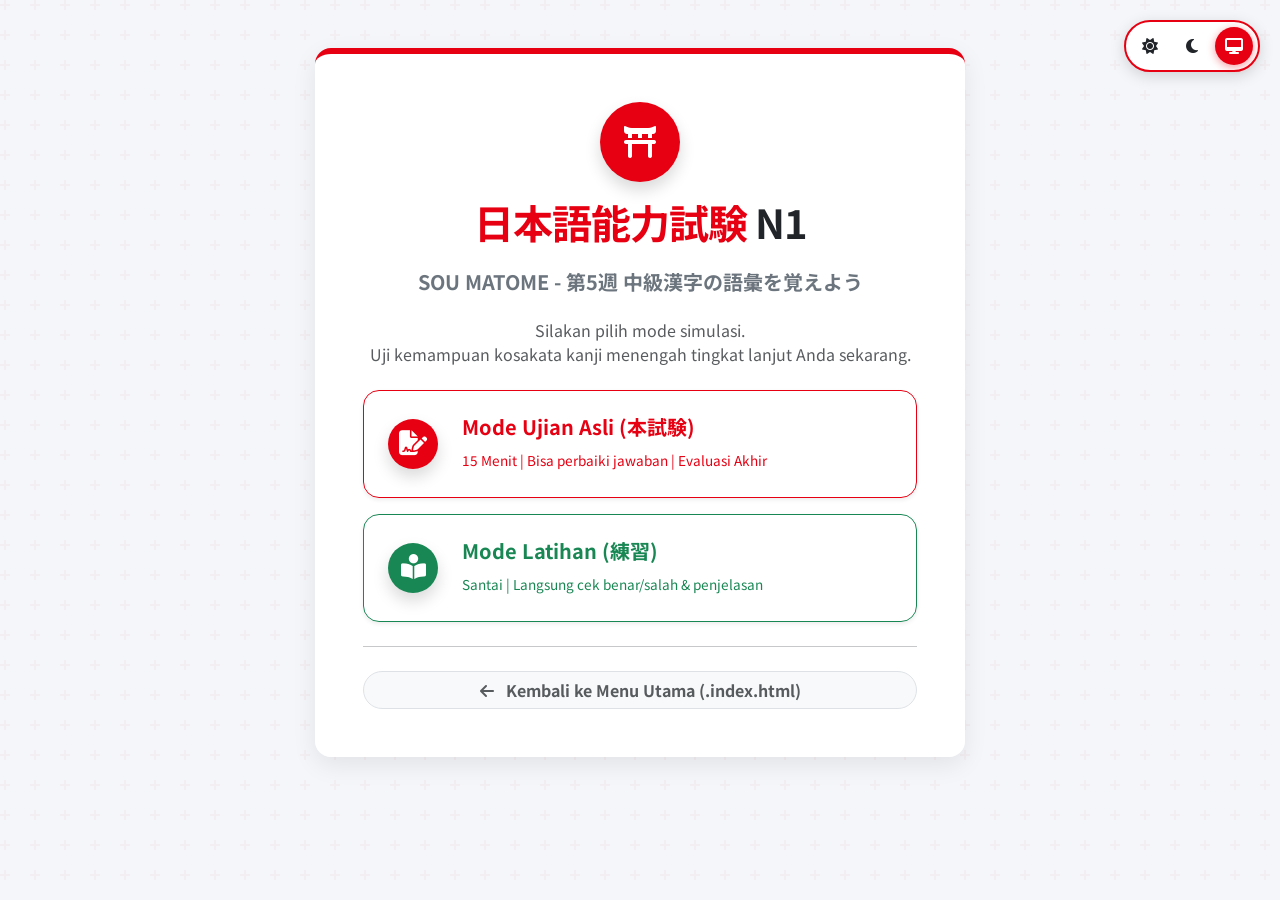
<file: exam/minggu5.html>
<!DOCTYPE html>
<html lang="id" data-bs-theme="light">
<head>
    <meta charset="UTF-8">
    <meta name="viewport" content="width=device-width, initial-scale=1.0">
    <title>JLPT N1 Simulator - Minggu 5</title>
    
    <link rel="preconnect" href="https://fonts.googleapis.com">
    <link rel="preconnect" href="https://fonts.gstatic.com" crossorigin>
    <link href="https://fonts.googleapis.com/css2?family=Noto+Sans+JP:wght@400;500;700;900&display=swap" rel="stylesheet">
    
    <link href="https://cdn.jsdelivr.net/npm/bootstrap@5.3.0/dist/css/bootstrap.min.css" rel="stylesheet">
    <link rel="stylesheet" href="https://cdnjs.cloudflare.com/ajax/libs/font-awesome/6.4.0/css/all.min.css">
    
    <style>
        :root {
            /* Warna Merah Khas JLPT */
            --jlpt-red: #e60012;
            --jlpt-red-dark: #b3000e;
            --jlpt-red-light: #ffe5e6;
            --transition-speed: 0.3s;
        }

        body {
            /* Motif Jepang Halus di Background */
            background-color: #f4f6f9;
            background-image: url("data:image/svg+xml,%3Csvg width='60' height='60' viewBox='0 0 60 60' xmlns='http://www.w3.org/2000/svg'%3E%3Cg fill='none' fill-rule='evenodd'%3E%3Cg fill='%23e60012' fill-opacity='0.03'%3E%3Cpath d='M36 34v-4h-2v4h-4v2h4v4h2v-4h4v-2h-4zm0-30V0h-2v4h-4v2h4v4h2V6h4V4h-4zM6 34v-4H4v4H0v2h4v4h2v-4h4v-2H6zM6 4V0H4v4H0v2h4v4h2V6h4V4H6z'/%3E%3C/g%3E%3C/g%3E%3C/svg%3E");
            transition: background-color var(--transition-speed), color var(--transition-speed);
            font-family: 'Noto Sans JP', 'Segoe UI', Tahoma, sans-serif;
        }

        /* Override Bootstrap Primary Color dengan JLPT Red */
        .text-primary { color: var(--jlpt-red) !important; }
        .bg-primary { background-color: var(--jlpt-red) !important; }
        .border-primary { border-color: var(--jlpt-red) !important; }
        
        .btn-primary {
            background-color: var(--jlpt-red);
            border-color: var(--jlpt-red);
            color: white;
            box-shadow: 0 4px 10px rgba(230, 0, 18, 0.3);
        }
        .btn-primary:hover {
            background-color: var(--jlpt-red-dark);
            border-color: var(--jlpt-red-dark);
            transform: translateY(-2px);
            box-shadow: 0 6px 15px rgba(230, 0, 18, 0.4);
        }
        
        .btn-outline-primary {
            color: var(--jlpt-red);
            border-color: var(--jlpt-red);
        }
        .btn-outline-primary:hover {
            background-color: var(--jlpt-red);
            color: white;
        }

        /* Styling Kartu */
        .card-exam {
            border: none;
            border-radius: 16px;
            border-top: 6px solid var(--jlpt-red);
            box-shadow: 0 8px 25px rgba(0,0,0,0.08);
            background-color: rgba(255, 255, 255, 0.95);
            backdrop-filter: blur(5px);
            transition: transform var(--transition-speed), box-shadow var(--transition-speed);
        }

        [data-bs-theme="dark"] body {
            background-color: #121212;
            background-image: url("data:image/svg+xml,%3Csvg width='60' height='60' viewBox='0 0 60 60' xmlns='http://www.w3.org/2000/svg'%3E%3Cg fill='none' fill-rule='evenodd'%3E%3Cg fill='%23ffffff' fill-opacity='0.03'%3E%3Cpath d='M36 34v-4h-2v4h-4v2h4v4h2v-4h4v-2h-4zm0-30V0h-2v4h-4v2h4v4h2V6h4V4h-4zM6 34v-4H4v4H0v2h4v4h2v-4h4v-2H6zM6 4V0H4v4H0v2h4v4h2V6h4V4H6z'/%3E%3C/g%3E%3C/g%3E%3C/svg%3E");
        }
        [data-bs-theme="dark"] .card-exam {
            background-color: #1e1e1e;
            border-top: 6px solid var(--jlpt-red);
            box-shadow: 0 10px 30px rgba(0,0,0,0.5);
        }

        /* Tombol Opsi Jawaban */
        .btn-option {
            border-radius: 12px;
            border-width: 2px;
            text-align: left;
            position: relative;
            overflow: hidden;
            transition: all 0.25s ease;
            font-size: 1.05rem;
            color: inherit;
            background-color: transparent;
            border-color: #dee2e6;
        }

        [data-bs-theme="dark"] .btn-option { border-color: #444; color: #f8f9fa; }

        .btn-option:hover:not(:disabled) {
            transform: scale(1.02);
            border-color: var(--jlpt-red);
            background-color: var(--jlpt-red-light);
            color: #333;
        }
        [data-bs-theme="dark"] .btn-option:hover:not(:disabled) {
            background-color: rgba(230, 0, 18, 0.2);
            color: #fff;
        }

        /* Kustomisasi Mode Terpilih (Mode Asli) */
        .btn-selected {
            background-color: var(--jlpt-red) !important;
            color: white !important;
            border-color: var(--jlpt-red) !important;
            box-shadow: 0 4px 10px rgba(230, 0, 18, 0.3);
        }

        /* Nomor Opsi pada Tombol */
        .opt-number {
            display: flex;
            align-items: center;
            justify-content: center;
            width: 28px;
            height: 28px;
            border-radius: 50%;
            background-color: #e9ecef;
            color: #495057;
            font-weight: bold;
            margin-right: 12px;
            transition: all 0.3s ease;
        }
        [data-bs-theme="dark"] .opt-number { background-color: #333; color: #fff; }
        .btn-selected .opt-number, .btn-success .opt-number, .btn-danger .opt-number {
            background-color: rgba(255, 255, 255, 0.2) !important;
            color: white !important;
        }

        /* Animasi Benar/Salah */
        @keyframes pulse-success {
            0% { transform: scale(1); box-shadow: 0 0 0 0 rgba(25, 135, 84, 0.7); }
            50% { transform: scale(1.03); background-color: #198754; color: white; box-shadow: 0 0 0 10px rgba(25, 135, 84, 0); }
            100% { transform: scale(1); background-color: #198754; color: white; border-color: #198754; }
        }

        @keyframes shake-error {
            0%, 100% { transform: translateX(0); }
            20%, 60% { transform: translateX(-6px); }
            40%, 80% { transform: translateX(6px); }
            50% { background-color: #dc3545; color: white; }
            100% { background-color: #dc3545; color: white; border-color: #dc3545; }
        }

        .animate-correct { animation: pulse-success 0.5s ease-out forwards; }
        .animate-wrong { animation: shake-error 0.5s ease-in-out forwards; }

        /* Timer Pulse */
        @keyframes pulse-danger {
            0% { transform: scale(1); opacity: 1; }
            50% { transform: scale(1.05); opacity: 0.8; }
            100% { transform: scale(1); opacity: 1; }
        }
        .timer-warning { animation: pulse-danger 1s infinite; background-color: #dc3545 !important; }

        /* Theme Switcher Widget */
        .theme-switcher {
            position: fixed;
            top: 20px;
            right: 20px;
            z-index: 1000;
            background: var(--bs-body-bg);
            border-radius: 50px;
            padding: 5px;
            box-shadow: 0 4px 15px rgba(0,0,0,0.15);
            border: 2px solid var(--jlpt-red);
        }

        .btn-theme {
            border-radius: 50%;
            width: 38px;
            height: 38px;
            padding: 0;
            display: inline-flex;
            align-items: center;
            justify-content: center;
            border: none;
            background: transparent;
            color: var(--bs-body-color);
            transition: all 0.3s;
        }

        .btn-theme.active {
            background: var(--jlpt-red);
            color: white;
            box-shadow: 0 2px 8px rgba(230, 0, 18, 0.4);
        }
        
        .explanation-box {
            border-left: 5px solid var(--jlpt-red);
            background-color: var(--jlpt-red-light);
            border-radius: 0 12px 12px 0;
            color: #333;
        }
        [data-bs-theme="dark"] .explanation-box {
            background-color: rgba(230, 0, 18, 0.1);
            color: #eee;
        }

        .explanation-list li { margin-bottom: 6px; }
        .soal-text { font-size: 1.25rem; font-weight: 700; color: inherit; }
        .badge-soal { background-color: var(--jlpt-red); font-size: 1rem; }
    </style>
</head>
<body>

    <div class="theme-switcher d-flex gap-1">
        <button class="btn-theme" id="btn-theme-light" onclick="setTheme('light')" title="Light Mode">
            <i class="fas fa-sun"></i>
        </button>
        <button class="btn-theme" id="btn-theme-dark" onclick="setTheme('dark')" title="Dark Mode">
            <i class="fas fa-moon"></i>
        </button>
        <button class="btn-theme" id="btn-theme-system" onclick="setTheme('system')" title="System Theme">
            <i class="fas fa-desktop"></i>
        </button>
    </div>

    <div class="container py-5" id="app">
        </div>

    <script>
        const hari5_data = [
            { id: 1, text: "新薬の効果をまず動物で（  ）研究しています。", options: ["慣らして", "荒らして", "試して", "志して"], answer: 2, explanation: "Konteks: Menguji efek obat baru pada hewan terlebih dahulu.<ul class='explanation-list mt-2 mb-0 ps-3'><li><strong>1. 慣らして:</strong> Membiasakan.</li><li><strong>2. 荒らして:</strong> Merusak / mengacaukan.</li><li><strong>3. 試して (ためして):</strong> Tepat. Menguji / mencoba.</li><li><strong>4. 志して:</strong> Bercita-cita.</li></ul>" },
            { id: 2, text: "兄弟でもめないように、ケーキを（  ）に切り分けた。", options: ["公正", "公私", "公用", "公平"], answer: 3, explanation: "Konteks: Membagi kue dengan adil agar tidak bertengkar.<ul class='explanation-list mt-2 mb-0 ps-3'><li><strong>1. 公正:</strong> Adil dan benar (secara hukum/dokumen).</li><li><strong>2. 公私:</strong> Publik dan privat.</li><li><strong>3. 公用:</strong> Keperluan dinas/resmi.</li><li><strong>4. 公平 (こうへい):</strong> Tepat. Adil / merata (dalam pembagian/kesempatan).</li></ul>" },
            { id: 3, text: "（  ）だけでささやかな結婚式を挙げた。", options: ["身近", "身内", "身の上", "単身"], answer: 1, explanation: "Konteks: Mengadakan pernikahan sederhana hanya dengan kerabat/keluarga.<ul class='explanation-list mt-2 mb-0 ps-3'><li><strong>1. 身近 (みぢか):</strong> Dekat (secara jarak/hubungan umum).</li><li><strong>2. 身内 (みうち):</strong> Tepat. Kerabat / keluarga / orang dalam.</li><li><strong>3. 身の上 (みのうえ):</strong> Riwayat hidup / nasib pribadi.</li><li><strong>4. 単身 (たんしん):</strong> Sendirian / sebatang kara.</li></ul>" },
            { id: 4, text: "隣人は変わっているが、このあたりは環境に（  ）地域です。", options: ["恵まれている", "悩まされている", "和んでいる", "目覚めている"], answer: 0, explanation: "Konteks: Tetangganya memang aneh, tapi daerah ini lingkungannya bagus/mendukung.<ul class='explanation-list mt-2 mb-0 ps-3'><li><strong>1. 恵まれている (めぐまれている):</strong> Tepat. Diberkati / dikaruniai (hal baik seperti lingkungan/bakat).</li><li><strong>2. 悩まされている:</strong> Diganggu / direpotkan.</li><li><strong>3. 和んでいる:</strong> Menjadi tenang/hangat.</li><li><strong>4. 目覚めている:</strong> Terbangun / sadar.</li></ul>" },
            { id: 5, text: "この新しい装置は自動車産業にとって、（  ）な発明である。", options: ["客観的", "正当的", "画期的", "根本的"], answer: 2, explanation: "Konteks: Perangkat baru ini adalah penemuan revolusioner/mutakhir bagi industri otomotif.<ul class='explanation-list mt-2 mb-0 ps-3'><li><strong>1. 客観的:</strong> Objektif.</li><li><strong>2. 正当的:</strong> Bukan kata umum (seharusnya 正当な).</li><li><strong>3. 画期的 (かっきてき):</strong> Tepat. Sangat inovatif / revolusioner (epoch-making).</li><li><strong>4. 根本的:</strong> Mendasar / fundamental.</li></ul>" },
            { id: 6, text: "彼の推理は、はなはだしく（  ）違いだ。", options: ["実態", "見当", "根気", "内訳"], answer: 1, explanation: "Konteks: Tebakannya / penalarannya sangat meleset jauh.<ul class='explanation-list mt-2 mb-0 ps-3'><li><strong>1. 実態:</strong> Realitas / kenyataan sebenarnya.</li><li><strong>2. 見当 (けんとう):</strong> Tepat. Dugaan/perkiraan. (見当違い = salah tebak / meleset / salah sasaran).</li><li><strong>3. 根気:</strong> Ketekunan / kesabaran.</li><li><strong>4. 内訳:</strong> Rincian.</li></ul>" },
            { id: 7, text: "彼はまだ高校1年生だが、将来（  ）な野球選手になるだろう。", options: ["有益", "有力", "有望", "画期的"], answer: 2, explanation: "Konteks: Meskipun masih kelas 1 SMA, dia kelak akan menjadi pemain bisbol yang menjanjikan.<ul class='explanation-list mt-2 mb-0 ps-3'><li><strong>1. 有益 (ゆうえき):</strong> Bermanfaat / menguntungkan.</li><li><strong>2. 有力 (ゆうりょく):</strong> Berpengaruh / kuat (kandidat kuat).</li><li><strong>3. 有望 (ゆうぼう):</strong> Tepat. Menjanjikan / punya prospek cerah (promising).</li><li><strong>4. 画期的:</strong> Revolusioner.</li></ul>" },
            { id: 8, text: "仕事をサボって、マージャンに（  ）いたところを上司に見つかってしまった。", options: ["演じて", "興じて", "群がって", "病んで"], answer: 1, explanation: "Konteks: Bolos kerja dan asyik bersenang-senang main mahjong lalu ketahuan atasan.<ul class='explanation-list mt-2 mb-0 ps-3'><li><strong>1. 演じて:</strong> Memerankan / berakting.</li><li><strong>2. 興じて (きょうじて):</strong> Tepat. Bersenang-senang / asyik dengan suatu hiburan (興じる).</li><li><strong>3. 群がって:</strong> Berkerumun.</li><li><strong>4. 病んで:</strong> Jatuh sakit / menderita (penyakit mental/fisik).</li></ul>" },
            { id: 9, text: "（  ）通りのやり方ではだめだ。別の対策を考えなければならない。", options: ["従来", "自己", "意欲", "手際"], answer: 0, explanation: "Konteks: Cara yang konvensional / seperti selama ini sudah tidak bisa digunakan lagi.<ul class='explanation-list mt-2 mb-0 ps-3'><li><strong>1. 従来 (じゅうらい):</strong> Tepat. Hingga saat ini / tradisional (従来通り = seperti yang sudah-sudah).</li><li><strong>2. 自己:</strong> Diri sendiri.</li><li><strong>3. 意欲:</strong> Kemauan / motivasi.</li><li><strong>4. 手際 (てぎわ):</strong> Keterampilan / kecakapan (dalam menangani sesuatu).</li></ul>" },
            { id: 10, text: "彼女の家がゴミだらけだという（  ）を誰も知らない。", options: ["言い訳", "表向き", "現行", "実態"], answer: 3, explanation: "Konteks: Tidak ada yang tahu kenyataan/situasi sebenarnya bahwa rumahnya penuh sampah.<ul class='explanation-list mt-2 mb-0 ps-3'><li><strong>1. 言い訳:</strong> Alasan / dalih.</li><li><strong>2. 表向き:</strong> Penampilan luar / alasan publik (berlawanan dengan niat asli).</li><li><strong>3. 現行:</strong> Saat ini berlaku / yang sekarang ada (現行法 = hukum yang berlaku).</li><li><strong>4. 実態 (じったい):</strong> Tepat. Kondisi / kenyataan sebenarnya (true state).</li></ul>" },
            { id: 11, text: "【道具や言葉をうまく使う。】", options: ["保つ", "備わる", "操る", "整える"], answer: 2, explanation: "Makna: Menggunakan atau mengoperasikan alat dan bahasa dengan mahir.<ul class='explanation-list mt-2 mb-0 ps-3'><li><strong>1. 保つ:</strong> Mempertahankan / menjaga.</li><li><strong>2. 備わる:</strong> Dilengkapi / dimiliki (secara alami).</li><li><strong>3. 操る (あやつる):</strong> Tepat. Mengendalikan / memanipulasi / mahir menggunakan (bahasa).</li><li><strong>4. 整える:</strong> Merapikan / menyiapkan.</li></ul>" },
            { id: 12, text: "【どうもそうらしいと感覚的に感じる様子。】", options: ["根気", "気配", "予告", "告知"], answer: 1, explanation: "Makna: Merasakan tanda-tanda atau firasat bahwa ada sesuatu.<ul class='explanation-list mt-2 mb-0 ps-3'><li><strong>1. 根気:</strong> Ketekunan / daya tahan mental.</li><li><strong>2. 気配 (けはい):</strong> Tepat. Firasat / tanda-tanda kehadiran sesuatu (sign/presence).</li><li><strong>3. 予告:</strong> Pemberitahuan sebelumnya / trailer.</li><li><strong>4. 告知:</strong> Pengumuman.</li></ul>" },
            { id: 13, text: "【りっぱに見えたりして、目立つ。】", options: ["栄える", "映える", "生える", "帯びる"], answer: 1, explanation: "Makna: Terlihat bagus/indah dan menonjol.<ul class='explanation-list mt-2 mb-0 ps-3'><li><strong>1. 栄える (さかえる):</strong> Berkembang pesat / makmur (kota/bisnis).</li><li><strong>2. 映える (はえる):</strong> Tepat. Bersinar / terlihat sangat menarik (stand out/look attractive).</li><li><strong>3. 生える:</strong> Tumbuh (rambut/tanaman).</li><li><strong>4. 帯びる:</strong> Mengandung / memakai (nuansa/misi).</li></ul>" },
            { id: 14, text: "【どれもこれもすべて。】", options: ["良し悪し", "個々", "不可欠", "軒並み"], answer: 3, explanation: "Makna: Semuanya tanpa terkecuali (secara merata).<ul class='explanation-list mt-2 mb-0 ps-3'><li><strong>1. 良し悪し:</strong> Baik buruknya.</li><li><strong>2. 個々:</strong> Individu / satu-satu.</li><li><strong>3. 不可欠:</strong> Mutlak diperlukan / esensial.</li><li><strong>4. 軒並み (のきなみ):</strong> Tepat. Semuanya / secara menyeluruh (across the board).</li></ul>" },
            { id: 15, text: "【中心となって適切に物事を処理する。】", options: ["仕入れる", "徹する", "仕切る", "手掛ける"], answer: 2, explanation: "Makna: Menjadi pihak utama yang mengatur dan mengelola suatu hal.<ul class='explanation-list mt-2 mb-0 ps-3'><li><strong>1. 仕入れる:</strong> Membeli stok barang / kulakan.</li><li><strong>2. 徹する:</strong> Mengabdikan diri penuh / tembus.</li><li><strong>3. 仕切る (しきる):</strong> Tepat. Memimpin / mengelola / mengambil alih tanggung jawab acara.</li><li><strong>4. 手掛ける:</strong> Menangani / memulai (suatu proyek).</li></ul>" },
            { id: 16, text: "この電球は高いが、大幅な電気代の節約になるという<u>メリット</u>がある。", options: ["利点", "有力", "有益", "利子"], answer: 0, explanation: "Kata yang bersinonim dengan メリット (merit / keuntungan).<ul class='explanation-list mt-2 mb-0 ps-3'><li><strong>1. 利点 (りてん):</strong> Tepat. Keuntungan / sisi positif / kelebihan.</li><li><strong>2. 有力:</strong> Berpengaruh / kuat.</li><li><strong>3. 有益:</strong> Bermanfaat (biasanya tidak dipakai sebagai sinonim langsung untuk merit pada barang).</li><li><strong>4. 利子:</strong> Bunga (bank).</li></ul>" },
            { id: 17, text: "成績でずっと一位を<u>維持する</u>のは難しいことだ。", options: ["経る", "徹する", "保つ", "築く"], answer: 2, explanation: "Kata yang bersinonim dengan 維持する (mempertahankan).<ul class='explanation-list mt-2 mb-0 ps-3'><li><strong>1. 経る:</strong> Melewati (waktu/tempat).</li><li><strong>2. 徹する:</strong> Mengabdikan diri.</li><li><strong>3. 保つ (たもつ):</strong> Tepat. Menjaga / mempertahankan kondisi (to keep/maintain).</li><li><strong>4. 築く:</strong> Membangun (kepercayaan/bangunan).</li></ul>" },
            { id: 18, text: "彼は用事を<u>言いつけて</u>ばかりで、自分では何もしない。", options: ["負かして", "指図して", "言い訳して", "任せて"], answer: 1, explanation: "Kata yang bersinonim dengan 言いつける (memerintah / menyuruh orang lain).<ul class='explanation-list mt-2 mb-0 ps-3'><li><strong>1. 負かして:</strong> Mengalahkan.</li><li><strong>2. 指図して (さしずして):</strong> Tepat. Memberi instruksi / memerintah.</li><li><strong>3. 言い訳して:</strong> Mencari alasan.</li><li><strong>4. 任せて:</strong> Menyerahkan tanggung jawab.</li></ul>" },
            { id: 19, text: "そちらに伺いたいのですが、<u>一番近い</u>駅はどこでしょうか。", options: ["身近な", "目の当たりの", "最寄りの", "身の回りの"], answer: 2, explanation: "Kata yang bersinonim dengan 一番近い (yang paling dekat, khusus untuk stasiun/fasilitas).<ul class='explanation-list mt-2 mb-0 ps-3'><li><strong>1. 身近な:</strong> Dekat (secara hubungan emosional atau topik keseharian).</li><li><strong>2. 目の当たりの:</strong> Terjadi tepat di depan mata.</li><li><strong>3. 最寄りの (もよりの):</strong> Tepat. Terdekat (biasanya untuk fasilitas: 最寄り駅 = stasiun terdekat).</li><li><strong>4. 身の回りの:</strong> Barang-barang pribadi sehari-hari.</li></ul>" },
            { id: 20, text: "父の<u>命令を聞かないで</u>、大学をやめた。", options: ["命令を制して", "命令を脱して", "命令に背いて", "命令に徹して"], answer: 2, explanation: "Kata yang bersinonim dengan 命令を聞かない (tidak menuruti/melanggar perintah).<ul class='explanation-list mt-2 mb-0 ps-3'><li><strong>1. 制して:</strong> Mengendalikan / memenangkan.</li><li><strong>2. 脱して:</strong> Melepaskan diri / lolos dari.</li><li><strong>3. 背いて (そむいて):</strong> Tepat. Membangkang / mengkhianati / melanggar perintah.</li><li><strong>4. 徹して:</strong> Mengabdikan diri sepenuhnya.</li></ul>" },
            { id: 21, text: "和む (なごむ)", options: ["朝から気持ちが悪かったが、少し寝たら「和みました」。", "日本の国旗が空に「和んで」いた。", "彼のジョークのおかげで、固かった雰囲気が一気に「和んだ」。", "彼とは古くから「和んだ」友達です。"], answer: 2, explanation: "Penggunaan yang tepat untuk 和む (suasana menjadi tenang, hangat, atau santai).<br>Opsi 3 paling tepat: 'Berkat leluconnya, suasana yang kaku langsung menjadi cair (hangat).' <br>Opsi 1 salah (治った). Opsi 2 salah (なびいていた/はためいていた). Opsi 4 salah (親しい)." },
            { id: 22, text: "勝手 (かって)", options: ["「勝手に」決めないで、私にも相談してください。", "秋になって気温が「勝手に」下がってきた。", "あなたの意見を聞けないのは、私「勝手」です。", "「勝手」の結果で、不合格になってしまった。"], answer: 0, explanation: "Penggunaan yang tepat untuk 勝手 (seenaknya / tanpa izin / tanpa peduli orang lain).<br>Opsi 1 paling tepat: 'Jangan putuskan seenaknya sendiri, diskusikan denganku juga.'<br>Opsi 2 salah (seharusnya 自然に/次第に). Opsi 3 salah (seharusnya 都合). Opsi 4 salah (seharusnya 自分のせいで/努力不足)." },
            { id: 23, text: "値しない (あたいしない)", options: ["その製品は「値しない」評判がある。", "彼女の行動は問題があるから、私に「値しない」人物だ。", "この本は内容に「値しない」と言われている。", "社員を大事にしない会社は、信頼に「値しない」。"], answer: 3, explanation: "Penggunaan yang tepat untuk 値しない (tidak pantas / tidak layak untuk...).<br>Opsi 4 paling tepat: 'Perusahaan yang tidak menghargai karyawannya, tidak layak untuk dipercaya (信頼に値しない).' <br>Opsi 1 salah (芳しくない). Opsi 2 salah (ふさわしくない). Opsi 3 salah (ふさわしくない/見合わない)." },
            { id: 24, text: "根回し (ねまわし)", options: ["今度は、「根回さない」ようにしたから大丈夫です。", "選挙での「根回し」が失敗して、彼は落選したと言われている。", "大至急この書類を「根回し」しておいてください。", "「根回し」で会社をやめたけれど、後悔している。"], answer: 1, explanation: "Penggunaan yang tepat untuk 根回し (lobi-lobi / pendekatan rahasia sebelum mengambil keputusan formal).<br>Opsi 2 paling tepat: 'Kabarnya dia gagal terpilih karena lobi-lobi pemilunya berantakan.'<br>Opsi 1 salah (seharusnya 失敗しない). Opsi 3 salah (seharusnya 回覧 - edarkan). Opsi 4 salah (seharusnya 勢い/感情的)." },
            { id: 25, text: "実入り (みいり)", options: ["今年は会社に三人の「実入り」が来た。", "今度の仕事はかなり「実入り」がよい。", "彼は若いが、とても「実入り」がよい。", "彼女は初心者ながら、立派に「実入り」を果たした。"], answer: 1, explanation: "Penggunaan yang tepat untuk 実入り (keuntungan / penghasilan yang masuk).<br>Opsi 2 paling tepat: 'Pekerjaan kali ini keuntungannya (bayarannya) cukup bagus.'<br>Opsi 1 salah (seharusnya 新入り - pegawai baru). Opsi 3 salah (seharusnya 見どころがある - menjanjikan). Opsi 4 salah (seharusnya 役割/責任 - tugas)." }
        ];
    </script>

    <script>
        // --- 1. THEME MANAGEMENT ---
        function getSavedTheme() {
            return localStorage.getItem('jlpt_theme') || 'system';
        }

        function setTheme(theme) {
            localStorage.setItem('jlpt_theme', theme);
            
            document.querySelectorAll('.btn-theme').forEach(btn => btn.classList.remove('active'));
            document.getElementById(`btn-theme-${theme}`).classList.add('active');

            if (theme === 'system') {
                const systemPrefersDark = window.matchMedia('(prefers-color-scheme: dark)').matches;
                document.documentElement.setAttribute('data-bs-theme', systemPrefersDark ? 'dark' : 'light');
            } else {
                document.documentElement.setAttribute('data-bs-theme', theme);
            }
        }

        window.matchMedia('(prefers-color-scheme: dark)').addEventListener('change', () => {
            if (getSavedTheme() === 'system') setTheme('system');
        });

        setTheme(getSavedTheme());

        // --- 2. STATE MANAGEMENT ---
        let state = JSON.parse(sessionStorage.getItem('jlpt_session_minggu5')) || {
            mode: null,          
            answers: {},         
            timeRemaining: 900,  
            isFinished: false,
            lastClicked: null    
        };
        let timerInterval;

        const saveState = () => sessionStorage.setItem('jlpt_session_minggu5', JSON.stringify(state));

        const resetSession = () => {
            if(confirm("Yakin ingin keluar? Riwayat ujian saat ini akan terhapus.")) {
                state = { mode: null, answers: {}, timeRemaining: 900, isFinished: false, lastClicked: null };
                saveState();
                clearInterval(timerInterval);
                renderHome();
                window.scrollTo({ top: 0, behavior: 'smooth' });
            }
        };
        
        const returnToIndex = () => {
            window.location.href = "../index.html";
        };

        const app = document.getElementById('app');

        // --- 3. RENDERING ENGINE ---
        function renderHome() {
            app.innerHTML = `
                <div class="card card-exam mx-auto" style="max-width: 650px;">
                    <div class="card-body text-center p-4 p-md-5">
                        <div class="mb-4 text-primary">
                            <div class="d-inline-flex align-items-center justify-content-center rounded-circle bg-primary text-white mb-3 shadow" style="width: 80px; height: 80px;">
                                <i class="fas fa-torii-gate fa-2x"></i>
                            </div>
                            <h1 class="display-6 fw-bold mb-1" style="letter-spacing: -1px;">日本語能力試験 <span class="text-dark" data-bs-theme="dark" style="color: inherit;">N1</span></h1>
                        </div>
                        <h5 class="text-secondary mb-4 fw-bold">SOU MATOME - 第5週 中級漢字の語彙を覚えよう</h5>
                        <p class="mb-4 text-muted">Silakan pilih mode simulasi. <br class="d-none d-md-block">Uji kemampuan kosakata kanji menengah tingkat lanjut Anda sekarang.</p>
                        
                        <div class="d-grid gap-3 mb-4">
                            <button onclick="startQuiz('asli')" class="btn btn-outline-primary btn-lg p-3 p-md-4 text-start position-relative shadow-sm rounded-4">
                                <div class="d-flex align-items-center">
                                    <div class="bg-primary text-white rounded-circle d-flex align-items-center justify-content-center me-3 me-md-4 shadow" style="min-width: 50px; height: 50px;">
                                        <i class="fas fa-file-signature fa-lg"></i>
                                    </div>
                                    <div>
                                        <h5 class="mb-1 fw-bold">Mode Ujian Asli (本試験)</h5>
                                        <small style="font-size: 0.85rem;">15 Menit | Bisa perbaiki jawaban | Evaluasi Akhir</small>
                                    </div>
                                </div>
                            </button>
                            <button onclick="startQuiz('latihan')" class="btn btn-outline-success btn-lg p-3 p-md-4 text-start position-relative shadow-sm rounded-4">
                                <div class="d-flex align-items-center">
                                    <div class="bg-success text-white rounded-circle d-flex align-items-center justify-content-center me-3 me-md-4 shadow" style="min-width: 50px; height: 50px;">
                                        <i class="fas fa-book-reader fa-lg"></i>
                                    </div>
                                    <div>
                                        <h5 class="mb-1 fw-bold">Mode Latihan (練習)</h5>
                                        <small style="font-size: 0.85rem;">Santai | Langsung cek benar/salah & penjelasan</small>
                                    </div>
                                </div>
                            </button>
                        </div>
                        
                        <hr class="my-4">
                        <button onclick="returnToIndex()" class="btn btn-light border w-100 fw-bold rounded-pill text-muted">
                            <i class="fas fa-arrow-left me-2"></i> Kembali ke Menu Utama (.index.html)
                        </button>
                    </div>
                </div>
            `;
        }

        function startQuiz(mode) {
            state.mode = mode;
            state.isFinished = false;
            state.lastClicked = null;
            saveState();
            
            if (mode === 'asli' && !timerInterval) {
                timerInterval = setInterval(updateTimer, 1000);
            }
            renderQuiz();
            window.scrollTo({ top: 0, behavior: 'smooth' });
        }

        function updateTimer() {
            if (state.timeRemaining <= 0) {
                clearInterval(timerInterval);
                alert("Waktu Habis! Ujian otomatis dikumpulkan.");
                finishQuiz();
                return;
            }
            state.timeRemaining--;
            saveState();
            
            const timerEl = document.getElementById('timer-display');
            if (timerEl) {
                const m = Math.floor(state.timeRemaining / 60).toString().padStart(2, '0');
                const s = (state.timeRemaining % 60).toString().padStart(2, '0');
                
                if (state.timeRemaining < 180) { // Kurang dari 3 menit
                    timerEl.classList.remove('bg-primary');
                    timerEl.classList.add('timer-warning');
                }
                timerEl.innerHTML = `<i class="fas fa-stopwatch me-1"></i> ${m}:${s}`;
            }
        }

        window.selectOption = function(qId, optIndex) {
            if (state.isFinished) return;
            
            const isCorrect = hari5_data.find(q => q.id === qId).answer === optIndex;
            
            state.answers[qId] = optIndex;
            state.lastClicked = { qId, optIndex, isCorrect }; 
            
            saveState();
            renderQuiz();
        };

        function renderQuiz() {
            if (state.isFinished) return renderResult();

            let scoreLatihan = calculateScore();
            let totalAnswered = Object.keys(state.answers).length;
            let progress = (totalAnswered / hari5_data.length) * 100;

            let html = `
                <div class="d-flex flex-wrap gap-3 justify-content-between align-items-center mb-4 sticky-top bg-body pt-3 pb-2 z-3" style="margin-top:-20px;">
                    <button onclick="resetSession()" class="btn btn-outline-secondary rounded-pill shadow-sm">
                        <i class="fas fa-times me-1"></i> Batal
                    </button>
                    ${state.mode === 'asli' 
                        ? `<span class="badge bg-primary fs-5 shadow px-3 py-2 rounded-pill" id="timer-display">
                            <i class="fas fa-stopwatch me-1"></i> ${Math.floor(state.timeRemaining / 60).toString().padStart(2, '0')}:${(state.timeRemaining % 60).toString().padStart(2, '0')}
                           </span>`
                        : `<span class="badge bg-success fs-5 shadow px-3 py-2 rounded-pill"><i class="fas fa-star me-1 text-warning"></i> Skor: ${scoreLatihan.total}</span>`
                    }
                </div>

                <div class="card card-exam mb-4 border-0">
                    <div class="card-body p-4">
                        <h4 class="fw-bold mb-3 ${state.mode === 'asli' ? 'text-primary' : 'text-success'}">
                            <i class="${state.mode === 'asli' ? 'fas fa-pen-nib' : 'fas fa-dumbbell'} me-2"></i>
                            ${state.mode === 'asli' ? '本試験 (Ujian Asli) - 第5週' : '練習 (Mode Latihan) - 第5週'}
                        </h4>
                        <div class="progress" style="height: 12px; border-radius: 10px; background-color: var(--bs-secondary-bg);">
                            <div class="progress-bar progress-bar-striped progress-bar-animated ${state.mode === 'asli' ? 'bg-primary' : 'bg-success'}" 
                                 style="width: ${progress}%"></div>
                        </div>
                        <div class="text-end mt-2 fw-bold text-muted small">${totalAnswered} / ${hari5_data.length} Terjawab</div>
                    </div>
                </div>
            `;

            hari5_data.forEach((q, index) => {
                const userAnswer = state.answers[q.id];
                html += `
                    <div class="card card-exam mb-4" id="q${q.id}">
                        <div class="card-body p-3 p-md-4">
                            <div class="d-flex align-items-start mb-4">
                                <span class="badge badge-soal rounded-pill me-3 shadow-sm py-2 px-3">${index + 1}</span> 
                                <span class="soal-text lh-base">${q.text}</span>
                            </div>
                            <div class="row g-3 ms-md-4">
                `;

                q.options.forEach((opt, oIndex) => {
                    let btnClass = '';
                    let animateClass = '';
                    
                    if (state.mode === 'asli') {
                        if (userAnswer === oIndex) btnClass = 'btn-selected'; 
                    } else if (state.mode === 'latihan') {
                        if (userAnswer === oIndex) {
                            btnClass = (oIndex === q.answer) ? 'btn-success text-white' : 'btn-danger text-white';
                        } else if (userAnswer !== undefined && oIndex === q.answer) {
                            btnClass = 'border-success text-success fw-bold bg-success bg-opacity-10';
                        }
                    }

                    if (state.lastClicked && state.lastClicked.qId === q.id && state.lastClicked.optIndex === oIndex && state.mode === 'latihan') {
                        animateClass = state.lastClicked.isCorrect ? 'animate-correct' : 'animate-wrong';
                    }

                    html += `
                        <div class="col-12 col-md-6 d-grid">
                            <button onclick="selectOption(${q.id}, ${oIndex})" 
                                    class="btn btn-option border p-3 d-flex align-items-center ${btnClass} ${animateClass}">
                                <span class="opt-number shadow-sm">${oIndex + 1}</span>
                                <span>${opt}</span>
                            </button>
                        </div>
                    `;
                });

                if (state.mode === 'latihan' && userAnswer !== undefined) {
                    const isCorrect = userAnswer === q.answer;
                    html += `
                        <div class="col-12 mt-4 ms-md-4 w-auto">
                            <div class="p-3 explanation-box shadow-sm">
                                <h6 class="${isCorrect ? 'text-success' : 'text-danger'} fw-bold mb-2">
                                    <i class="${isCorrect ? 'fas fa-check-circle' : 'fas fa-times-circle'} me-1"></i>
                                    ${isCorrect ? 'Jawaban Tepat!' : 'Jawaban Kurang Tepat.'}
                                </h6>
                                <div class="small lh-lg">
                                    ${q.explanation}
                                </div>
                            </div>
                        </div>
                    `;
                }

                html += `</div></div></div>`;
            });

            html += `
                <div class="text-center mt-5 mb-5 pb-5">
                    <button onclick="confirmFinish()" class="btn btn-primary btn-lg px-5 py-3 rounded-pill shadow fw-bold fs-5">
                        <i class="fas fa-paper-plane me-2"></i> Kumpulkan Ujian
                    </button>
                </div>
            `;

            app.innerHTML = html;
        }

        function calculateScore() {
            let correct = 0, wrong = 0;
            for (let qId in state.answers) {
                const q = hari5_data.find(x => x.id == qId);
                if (state.answers[qId] === q.answer) correct++;
                else wrong++;
            }
            return { correct, wrong, total: correct - wrong }; 
        }

        window.confirmFinish = function() {
            const answered = Object.keys(state.answers).length;
            if (answered < hari5_data.length) {
                if(!confirm(`Ada soal yang belum dijawab (${answered}/${hari5_data.length}). Yakin ingin mengumpulkan sekarang?`)) {
                    return;
                }
            } else {
                if(!confirm("Kumpulkan dan lihat hasil akhir?")) return;
            }
            finishQuiz();
        };

        window.finishQuiz = function() {
            state.isFinished = true;
            clearInterval(timerInterval);
            saveState();
            renderResult();
            window.scrollTo({ top: 0, behavior: 'smooth' });
        };

        function renderResult() {
            const result = calculateScore();
            const answeredCount = Object.keys(state.answers).length;
            const unanswered = hari5_data.length - answeredCount;
            
            let grade = '不合格 (F)';
            let gradeColor = 'text-danger';
            let icon = 'fa-times-circle';
            
            if (result.total >= 20) { grade = '秀 (A+)'; gradeColor = 'text-success'; icon = 'fa-crown text-warning'; }
            else if (result.total >= 15) { grade = '優 (A)'; gradeColor = 'text-primary'; icon = 'fa-medal text-primary'; }
            else if (result.total >= 10) { grade = '良 (B)'; gradeColor = 'text-info'; icon = 'fa-thumbs-up text-info'; }
            else if (result.total >= 5) { grade = '可 (C)'; gradeColor = 'text-warning'; icon = 'fa-check text-warning'; }
            else if (result.total >= 0) { grade = '不可 (D)'; gradeColor = 'text-danger'; icon = 'fa-exclamation-triangle text-danger'; }

            let html = `
                <div class="card card-exam border-0 mb-5 text-center overflow-hidden">
                    <div class="bg-primary text-white py-4 shadow-sm">
                        <h2 class="fw-bold m-0"><i class="fas fa-poll me-2"></i> Hasil Simulasi N1 - 第5週</h2>
                    </div>
                    <div class="card-body p-4 p-md-5">
                        <i class="fas ${icon} fa-5x mb-3 drop-shadow"></i>
                        <h1 class="display-3 fw-bold mb-1 ${gradeColor}">${grade}</h1>
                        <h4 class="mb-4 text-muted fw-bold">Skor Anda: <span class="${gradeColor}">${result.total}</span> / 25</h4>
                        
                        <div class="row justify-content-center mb-5 g-3">
                            <div class="col-4 col-md-3">
                                <div class="bg-success text-white p-3 rounded-4 shadow-sm h-100 d-flex flex-column justify-content-center">
                                    <i class="fas fa-check-circle fa-2x mb-2 opacity-75"></i>
                                    <h6 class="mb-1">Benar</h6>
                                    <h3 class="m-0 fw-bold">${result.correct}</h3>
                                </div>
                            </div>
                            <div class="col-4 col-md-3">
                                <div class="bg-danger text-white p-3 rounded-4 shadow-sm h-100 d-flex flex-column justify-content-center">
                                    <i class="fas fa-times-circle fa-2x mb-2 opacity-75"></i>
                                    <h6 class="mb-1">Salah</h6>
                                    <h3 class="m-0 fw-bold">${result.wrong}</h3>
                                </div>
                            </div>
                            <div class="col-4 col-md-3">
                                <div class="bg-secondary text-white p-3 rounded-4 shadow-sm h-100 d-flex flex-column justify-content-center">
                                    <i class="fas fa-minus-circle fa-2x mb-2 opacity-75"></i>
                                    <h6 class="mb-1">Kosong</h6>
                                    <h3 class="m-0 fw-bold">${unanswered}</h3>
                                </div>
                            </div>
                        </div>

                        <button onclick="resetSession()" class="btn btn-outline-primary btn-lg px-5 rounded-pill shadow-sm fw-bold">
                            <i class="fas fa-redo-alt me-2"></i> Ulangi Simulasi
                        </button>
                    </div>
                </div>

                <div class="d-flex align-items-center mb-4 border-bottom border-primary border-2 pb-2">
                    <i class="fas fa-list-check fa-2x me-3 text-primary"></i>
                    <h3 class="fw-bold m-0 text-primary">Evaluasi Detail</h3>
                </div>
            `;

            hari5_data.forEach((q, index) => {
                const userAnswer = state.answers[q.id];
                const isCorrect = userAnswer === q.answer;
                const isUnanswered = userAnswer === undefined;
                
                let borderClass = isUnanswered ? 'border-secondary' : (isCorrect ? 'border-success' : 'border-danger');
                let badgeStatus = isUnanswered 
                    ? '<span class="badge bg-secondary rounded-pill px-3"><i class="fas fa-minus me-1"></i> Kosong</span>' 
                    : (isCorrect ? '<span class="badge bg-success rounded-pill px-3"><i class="fas fa-check me-1"></i> Benar</span>' : '<span class="badge bg-danger rounded-pill px-3"><i class="fas fa-times me-1"></i> Salah</span>');

                html += `
                    <div class="card card-exam mb-4 shadow-sm border-0" style="border-left: 6px solid ${isUnanswered ? '#6c757d' : (isCorrect ? '#198754' : '#dc3545')} !important; border-top: none;">
                        <div class="card-body p-4">
                            <h5 class="mb-3 lh-base">
                                ${badgeStatus} <span class="ms-2 fw-bold text-muted">No. ${index + 1}</span>
                            </h5>
                            <h5 class="fw-bold mb-4">${q.text}</h5>
                            
                            <div class="row g-3 mb-4">
                                <div class="col-md-6">
                                    <div class="p-3 rounded-4 bg-light text-dark h-100 ${!isUnanswered && !isCorrect ? 'border border-danger border-2' : 'border border-light'}">
                                        <small class="text-muted d-block mb-2 fw-bold"><i class="fas fa-user-edit me-1"></i> Jawaban Anda:</small>
                                        <strong class="${isCorrect ? 'text-success' : (!isUnanswered ? 'text-danger' : 'text-muted')} fs-6">
                                            ${isUnanswered ? '<em>Tidak dijawab</em>' : (userAnswer + 1) + '. ' + q.options[userAnswer]}
                                        </strong>
                                    </div>
                                </div>
                                <div class="col-md-6">
                                    <div class="p-3 rounded-4 bg-light text-dark h-100 border border-success border-2" style="background-color: rgba(25,135,84,0.05) !important;">
                                        <small class="text-success d-block mb-2 fw-bold"><i class="fas fa-key me-1"></i> Kunci Jawaban:</small>
                                        <strong class="text-success fs-6">
                                            ${(q.answer + 1)}. ${q.options[q.answer]}
                                        </strong>
                                    </div>
                                </div>
                            </div>
                            <div class="explanation-box p-3 rounded-3">
                                <span class="badge bg-primary mb-2">解説 (Penjelasan)</span>
                                <div class="lh-lg small">${q.explanation}</div>
                            </div>
                        </div>
                    </div>
                `;
            });

            html += `<div class="mb-5 pb-5"></div>`;
            app.innerHTML = html;
        }

        // --- 4. INIT ---
        if (state.mode && !state.isFinished) {
            if (state.mode === 'asli' && !timerInterval) {
                timerInterval = setInterval(updateTimer, 1000);
            }
            renderQuiz();
        } else if (state.isFinished) {
            renderResult();
        } else {
            renderHome();
        }
    </script>
</body>
</html>
</file>
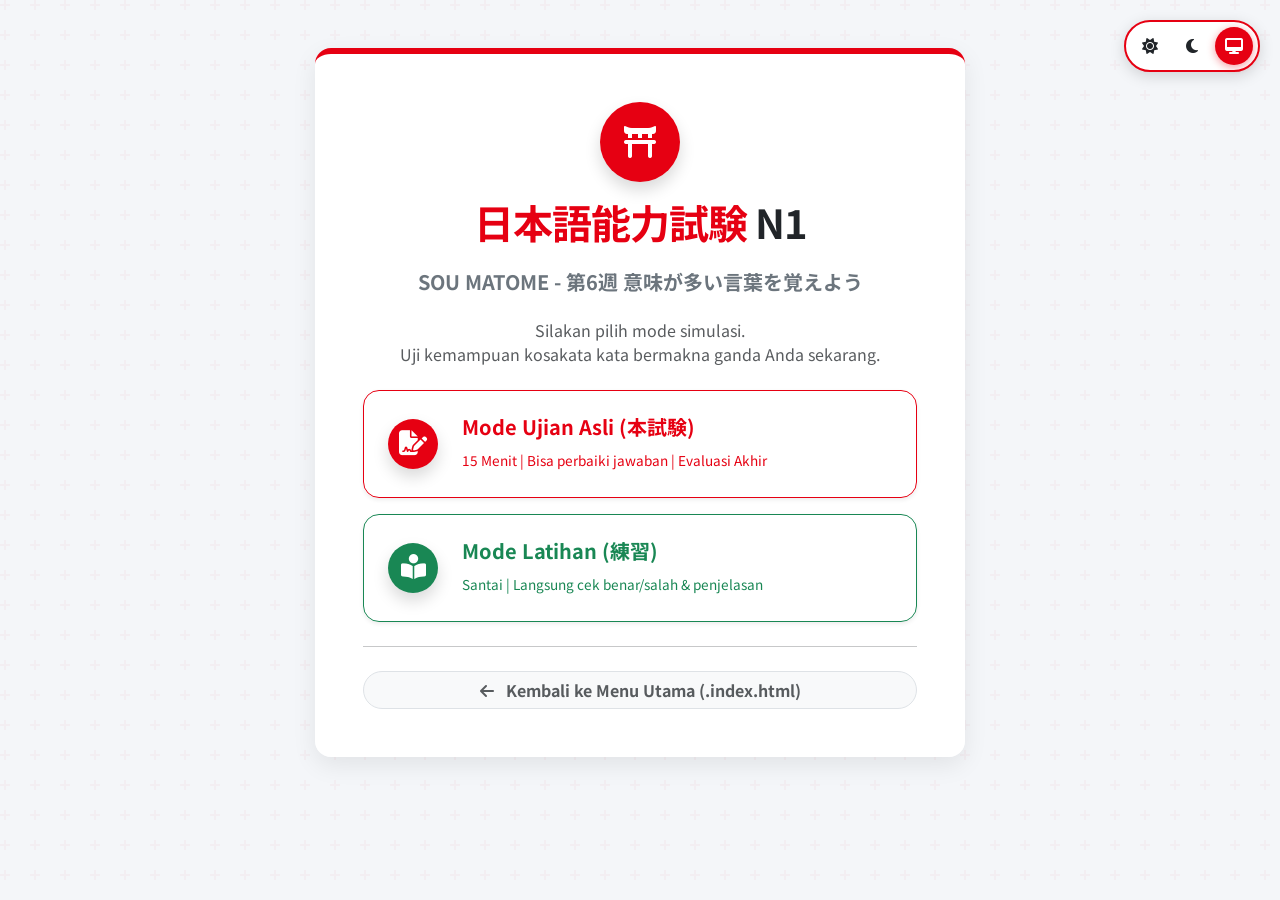
<file: exam/minggu6.html>
<!DOCTYPE html>
<html lang="id" data-bs-theme="light">
<head>
    <meta charset="UTF-8">
    <meta name="viewport" content="width=device-width, initial-scale=1.0">
    <title>JLPT N1 Simulator - Minggu 6</title>
    
    <link rel="preconnect" href="https://fonts.googleapis.com">
    <link rel="preconnect" href="https://fonts.gstatic.com" crossorigin>
    <link href="https://fonts.googleapis.com/css2?family=Noto+Sans+JP:wght@400;500;700;900&display=swap" rel="stylesheet">
    
    <link href="https://cdn.jsdelivr.net/npm/bootstrap@5.3.0/dist/css/bootstrap.min.css" rel="stylesheet">
    <link rel="stylesheet" href="https://cdnjs.cloudflare.com/ajax/libs/font-awesome/6.4.0/css/all.min.css">
    
    <style>
        :root {
            /* Warna Merah Khas JLPT */
            --jlpt-red: #e60012;
            --jlpt-red-dark: #b3000e;
            --jlpt-red-light: #ffe5e6;
            --transition-speed: 0.3s;
        }

        body {
            /* Motif Jepang Halus di Background */
            background-color: #f4f6f9;
            background-image: url("data:image/svg+xml,%3Csvg width='60' height='60' viewBox='0 0 60 60' xmlns='http://www.w3.org/2000/svg'%3E%3Cg fill='none' fill-rule='evenodd'%3E%3Cg fill='%23e60012' fill-opacity='0.03'%3E%3Cpath d='M36 34v-4h-2v4h-4v2h4v4h2v-4h4v-2h-4zm0-30V0h-2v4h-4v2h4v4h2V6h4V4h-4zM6 34v-4H4v4H0v2h4v4h2v-4h4v-2H6zM6 4V0H4v4H0v2h4v4h2V6h4V4H6z'/%3E%3C/g%3E%3C/g%3E%3C/svg%3E");
            transition: background-color var(--transition-speed), color var(--transition-speed);
            font-family: 'Noto Sans JP', 'Segoe UI', Tahoma, sans-serif;
        }

        /* Override Bootstrap Primary Color dengan JLPT Red */
        .text-primary { color: var(--jlpt-red) !important; }
        .bg-primary { background-color: var(--jlpt-red) !important; }
        .border-primary { border-color: var(--jlpt-red) !important; }
        
        .btn-primary {
            background-color: var(--jlpt-red);
            border-color: var(--jlpt-red);
            color: white;
            box-shadow: 0 4px 10px rgba(230, 0, 18, 0.3);
        }
        .btn-primary:hover {
            background-color: var(--jlpt-red-dark);
            border-color: var(--jlpt-red-dark);
            transform: translateY(-2px);
            box-shadow: 0 6px 15px rgba(230, 0, 18, 0.4);
        }
        
        .btn-outline-primary {
            color: var(--jlpt-red);
            border-color: var(--jlpt-red);
        }
        .btn-outline-primary:hover {
            background-color: var(--jlpt-red);
            color: white;
        }

        /* Styling Kartu */
        .card-exam {
            border: none;
            border-radius: 16px;
            border-top: 6px solid var(--jlpt-red);
            box-shadow: 0 8px 25px rgba(0,0,0,0.08);
            background-color: rgba(255, 255, 255, 0.95);
            backdrop-filter: blur(5px);
            transition: transform var(--transition-speed), box-shadow var(--transition-speed);
        }

        [data-bs-theme="dark"] body {
            background-color: #121212;
            background-image: url("data:image/svg+xml,%3Csvg width='60' height='60' viewBox='0 0 60 60' xmlns='http://www.w3.org/2000/svg'%3E%3Cg fill='none' fill-rule='evenodd'%3E%3Cg fill='%23ffffff' fill-opacity='0.03'%3E%3Cpath d='M36 34v-4h-2v4h-4v2h4v4h2v-4h4v-2h-4zm0-30V0h-2v4h-4v2h4v4h2V6h4V4h-4zM6 34v-4H4v4H0v2h4v4h2v-4h4v-2H6zM6 4V0H4v4H0v2h4v4h2V6h4V4H6z'/%3E%3C/g%3E%3C/g%3E%3C/svg%3E");
        }
        [data-bs-theme="dark"] .card-exam {
            background-color: #1e1e1e;
            border-top: 6px solid var(--jlpt-red);
            box-shadow: 0 10px 30px rgba(0,0,0,0.5);
        }

        /* Tombol Opsi Jawaban */
        .btn-option {
            border-radius: 12px;
            border-width: 2px;
            text-align: left;
            position: relative;
            overflow: hidden;
            transition: all 0.25s ease;
            font-size: 1.05rem;
            color: inherit;
            background-color: transparent;
            border-color: #dee2e6;
        }

        [data-bs-theme="dark"] .btn-option { border-color: #444; color: #f8f9fa; }

        .btn-option:hover:not(:disabled) {
            transform: scale(1.02);
            border-color: var(--jlpt-red);
            background-color: var(--jlpt-red-light);
            color: #333;
        }
        [data-bs-theme="dark"] .btn-option:hover:not(:disabled) {
            background-color: rgba(230, 0, 18, 0.2);
            color: #fff;
        }

        /* Kustomisasi Mode Terpilih (Mode Asli) */
        .btn-selected {
            background-color: var(--jlpt-red) !important;
            color: white !important;
            border-color: var(--jlpt-red) !important;
            box-shadow: 0 4px 10px rgba(230, 0, 18, 0.3);
        }

        /* Nomor Opsi pada Tombol */
        .opt-number {
            display: flex;
            align-items: center;
            justify-content: center;
            width: 28px;
            height: 28px;
            border-radius: 50%;
            background-color: #e9ecef;
            color: #495057;
            font-weight: bold;
            margin-right: 12px;
            transition: all 0.3s ease;
        }
        [data-bs-theme="dark"] .opt-number { background-color: #333; color: #fff; }
        .btn-selected .opt-number, .btn-success .opt-number, .btn-danger .opt-number {
            background-color: rgba(255, 255, 255, 0.2) !important;
            color: white !important;
        }

        /* Animasi Benar/Salah */
        @keyframes pulse-success {
            0% { transform: scale(1); box-shadow: 0 0 0 0 rgba(25, 135, 84, 0.7); }
            50% { transform: scale(1.03); background-color: #198754; color: white; box-shadow: 0 0 0 10px rgba(25, 135, 84, 0); }
            100% { transform: scale(1); background-color: #198754; color: white; border-color: #198754; }
        }

        @keyframes shake-error {
            0%, 100% { transform: translateX(0); }
            20%, 60% { transform: translateX(-6px); }
            40%, 80% { transform: translateX(6px); }
            50% { background-color: #dc3545; color: white; }
            100% { background-color: #dc3545; color: white; border-color: #dc3545; }
        }

        .animate-correct { animation: pulse-success 0.5s ease-out forwards; }
        .animate-wrong { animation: shake-error 0.5s ease-in-out forwards; }

        /* Timer Pulse */
        @keyframes pulse-danger {
            0% { transform: scale(1); opacity: 1; }
            50% { transform: scale(1.05); opacity: 0.8; }
            100% { transform: scale(1); opacity: 1; }
        }
        .timer-warning { animation: pulse-danger 1s infinite; background-color: #dc3545 !important; }

        /* Theme Switcher Widget */
        .theme-switcher {
            position: fixed;
            top: 20px;
            right: 20px;
            z-index: 1000;
            background: var(--bs-body-bg);
            border-radius: 50px;
            padding: 5px;
            box-shadow: 0 4px 15px rgba(0,0,0,0.15);
            border: 2px solid var(--jlpt-red);
        }

        .btn-theme {
            border-radius: 50%;
            width: 38px;
            height: 38px;
            padding: 0;
            display: inline-flex;
            align-items: center;
            justify-content: center;
            border: none;
            background: transparent;
            color: var(--bs-body-color);
            transition: all 0.3s;
        }

        .btn-theme.active {
            background: var(--jlpt-red);
            color: white;
            box-shadow: 0 2px 8px rgba(230, 0, 18, 0.4);
        }
        
        .explanation-box {
            border-left: 5px solid var(--jlpt-red);
            background-color: var(--jlpt-red-light);
            border-radius: 0 12px 12px 0;
            color: #333;
        }
        [data-bs-theme="dark"] .explanation-box {
            background-color: rgba(230, 0, 18, 0.1);
            color: #eee;
        }

        .explanation-list li { margin-bottom: 6px; }
        .soal-text { font-size: 1.25rem; font-weight: 700; color: inherit; }
        .badge-soal { background-color: var(--jlpt-red); font-size: 1rem; }
    </style>
</head>
<body>

    <div class="theme-switcher d-flex gap-1">
        <button class="btn-theme" id="btn-theme-light" onclick="setTheme('light')" title="Light Mode">
            <i class="fas fa-sun"></i>
        </button>
        <button class="btn-theme" id="btn-theme-dark" onclick="setTheme('dark')" title="Dark Mode">
            <i class="fas fa-moon"></i>
        </button>
        <button class="btn-theme" id="btn-theme-system" onclick="setTheme('system')" title="System Theme">
            <i class="fas fa-desktop"></i>
        </button>
    </div>

    <div class="container py-5" id="app">
        </div>

    <script>
        const hari6_data = [
            { id: 1, text: "彼は芸能界の話題にとても（  ）。", options: ["明るい", "あまい", "かたい", "重い"], answer: 0, explanation: "Konteks: Dia sangat berpengetahuan tentang topik dunia hiburan.<ul class='explanation-list mt-2 mb-0 ps-3'><li><strong>1. 明るい:</strong> Tepat. 「～に明るい」 artinya berpengetahuan luas / familier dengan suatu topik.</li><li><strong>2. あまい:</strong> Manis / naif / tidak tegas.</li><li><strong>3. かたい:</strong> Keras / teguh.</li><li><strong>4. 重い:</strong> Berat.</li></ul>" },
            { id: 2, text: "彼女は口は悪いけど（  ）はやさしい人ですよ。", options: ["種", "根", "身", "実"], answer: 1, explanation: "Konteks: Mulutnya memang tajam, tapi sifat aslinya baik lho.<ul class='explanation-list mt-2 mb-0 ps-3'><li><strong>1. 種:</strong> Biji / rahasia trik.</li><li><strong>2. 根 (ね):</strong> Tepat. 「根はやさしい」 artinya sifat aslinya (dari akar/hatinya) adalah baik.</li><li><strong>3. 身:</strong> Tubuh / diri.</li><li><strong>4. 実:</strong> Buah / kenyataan.</li></ul>" },
            { id: 3, text: "息子は頭が少し（  ）。頑固な父親にそっくりだ。", options: ["かたい", "軽い", "あまい", "強い"], answer: 0, explanation: "Konteks: Anakku kepalanya sedikit keras (keras kepala). Persis seperti ayahnya yang keras kepala.<ul class='explanation-list mt-2 mb-0 ps-3'><li><strong>1. かたい:</strong> Tepat. 「頭がかたい」 (atama ga katai) berarti keras kepala / kaku pemikirannya.</li><li><strong>2. 軽い:</strong> Ringan.</li><li><strong>3. あまい:</strong> Manis / terlalu longgar.</li><li><strong>4. 強い:</strong> Kuat.</li></ul>" },
            { id: 4, text: "うまい話に（  ）ように気をつけよう。", options: ["受けない", "乗らない", "すべらない", "通らない"], answer: 1, explanation: "Konteks: Berhati-hatilah agar tidak termakan tipuan berkedok keuntungan/cerita manis.<ul class='explanation-list mt-2 mb-0 ps-3'><li><strong>1. 受けない:</strong> Tidak menerima.</li><li><strong>2. 乗らない:</strong> Tepat. 「話に乗る」 berarti menanggapi / termakan tipuan / ikut-ikutan.</li><li><strong>3. すべらない:</strong> Tidak terpeleset.</li><li><strong>4. 通らない:</strong> Tidak tembus/lewat.</li></ul>" },
            { id: 5, text: "何回も振り込みをすると、手数料が（  ）。", options: ["バカになる", "バカにならない", "バカをみる", "バカをみない"], answer: 1, explanation: "Konteks: Kalau berkali-kali transfer, biaya adminnya jadi jumlah yang tidak bisa diremehkan.<ul class='explanation-list mt-2 mb-0 ps-3'><li><strong>1. バカになる:</strong> Menjadi rusak / tidak berfungsi.</li><li><strong>2. バカにならない:</strong> Tepat. Artinya 'tidak bisa diremehkan' atau 'berjumlah lumayan besar'.</li><li><strong>3. バカを見る:</strong> Rugi / mendapati kesialan.</li><li><strong>4. バカをみない:</strong> Tidak rugi.</li></ul>" },
            { id: 6, text: "もう遅いので、後は明日に（  ）今日は帰りましょう。", options: ["つながって", "回して", "引いて", "通して"], answer: 1, explanation: "Konteks: Karena sudah larut, mari kita tinggalkan sisanya untuk besok dan pulang sekarang.<ul class='explanation-list mt-2 mb-0 ps-3'><li><strong>1. つながって:</strong> Tersambung.</li><li><strong>2. 回して (まわして):</strong> Tepat. 「明日に回す」 (ashitani mawasu) berarti menunda/menggeser ke hari esok.</li><li><strong>3. 引いて:</strong> Menarik.</li><li><strong>4. 通して:</strong> Melewati / membiarkan lewat.</li></ul>" },
            { id: 7, text: "もう少しスピードを出していたら、大事故に（  ）ところだった。", options: ["回る", "引かれる", "つながる", "結ぶ"], answer: 2, explanation: "Konteks: Jika tadinya aku ngebut sedikit lagi, itu bisa berujung pada kecelakaan besar.<ul class='explanation-list mt-2 mb-0 ps-3'><li><strong>1. 回る:</strong> Berputar.</li><li><strong>2. 引かれる:</strong> Tertabrak / tertarik.</li><li><strong>3. つながる:</strong> Tepat. Berujung pada / berkaitan dengan (大事故につながる).</li><li><strong>4. 結ぶ:</strong> Mengikat.</li></ul>" },
            { id: 8, text: "妻は、私が昔、浮気をしたことを、いまだに（  ）に持っているようだ。", options: ["根", "気", "頭", "種"], answer: 0, explanation: "Konteks: Istriku sepertinya masih menyimpan dendam soal perselingkuhanku di masa lalu.<ul class='explanation-list mt-2 mb-0 ps-3'><li><strong>1. 根 (ね):</strong> Tepat. 「根に持つ」 (nenimotsu) adalah idiom yang berarti menaruh dendam / mengingat-ingat kesalahan orang.</li><li><strong>2. 気:</strong> Perasaan/Niat.</li><li><strong>3. 頭:</strong> Kepala.</li><li><strong>4. 種:</strong> Benih/Bibit.</li></ul>" },
            { id: 9, text: "子どもの学費の支払いでボーナスが（  ）しまった。", options: ["送って", "すべって", "結んで", "飛んで"], answer: 3, explanation: "Konteks: Uang bonusku lenyap (terbang) untuk membayar uang sekolah anak.<ul class='explanation-list mt-2 mb-0 ps-3'><li><strong>1. 送って:</strong> Mengirim.</li><li><strong>2. すべって:</strong> Tergelincir.</li><li><strong>3. 結んで:</strong> Mengikat.</li><li><strong>4. 飛んで:</strong> Tepat. 「ボーナスが飛ぶ」 berarti uang bonus langsung habis / lenyap sekejap.</li></ul>" },
            { id: 10, text: "社長が逮捕されてしまって、とてもショックを（  ）。", options: ["持った", "受けた", "あたった", "得た"], answer: 1, explanation: "Konteks: Presiden direktur ditangkap, dan saya sangat syok.<ul class='explanation-list mt-2 mb-0 ps-3'><li><strong>1. 持った:</strong> Membawa/Memegang.</li><li><strong>2. 受けた:</strong> Tepat. 「ショックを受ける」 (shokku o ukeru) berarti mengalami syok terkejut.</li><li><strong>3. あたった:</strong> Mengenai/Memenangkan.</li><li><strong>4. 得た:</strong> Mendapatkan (keuntungan/pengetahuan).</li></ul>" },
            { id: 11, text: "【素質がいい。】", options: ["種がいい", "道がいい", "当たりがいい", "筋がいい"], answer: 3, explanation: "Makna: Memiliki bakat / potensi yang bagus.<ul class='explanation-list mt-2 mb-0 ps-3'><li><strong>1. 種がいい:</strong> Bibitnya bagus.</li><li><strong>2. 道がいい:</strong> Jalannya bagus.</li><li><strong>3. 当たりがいい:</strong> Ramah / perlakuan yang baik.</li><li><strong>4. 筋がいい (すじがいい):</strong> Tepat. Idiom ini berarti memiliki bakat atau potensi alami yang baik terhadap sesuatu.</li></ul>" },
            { id: 12, text: "【方法。】", options: ["道", "筋", "種", "根"], answer: 0, explanation: "Makna: Cara / jalan keluar / metode.<ul class='explanation-list mt-2 mb-0 ps-3'><li><strong>1. 道 (みち):</strong> Tepat. Dapat diartikan sebagai cara/metode (contoh: 解決の道 = jalan penyelesaian).</li><li><strong>2. 筋:</strong> Alur / logika.</li><li><strong>3. 種:</strong> Trik / benih.</li><li><strong>4. 根:</strong> Akar.</li></ul>" },
            { id: 13, text: "【次々に起こる。】", options: ["後に回す", "後をつぐ", "後をつけない", "後を絶たない"], answer: 3, explanation: "Makna: Terjadi satu demi satu / tidak ada habisnya.<ul class='explanation-list mt-2 mb-0 ps-3'><li><strong>1. 後に回す:</strong> Menunda.</li><li><strong>2. 後をつぐ:</strong> Mewarisi / meneruskan tahta.</li><li><strong>3. 後をつけない:</strong> Tidak mengikuti.</li><li><strong>4. 後を絶たない (あとをたたない):</strong> Tepat. Sesuatu (seringnya hal buruk) terus terjadi tanpa henti.</li></ul>" },
            { id: 14, text: "【よい結果が表れる。】", options: ["実をつなぐ", "実を結ぶ", "道をつなぐ", "道を結ぶ"], answer: 1, explanation: "Makna: Membuahkan hasil yang baik.<ul class='explanation-list mt-2 mb-0 ps-3'><li><strong>1. 実をつなぐ:</strong> Bukan idiom yang tepat.</li><li><strong>2. 実を結ぶ (みをむすぶ):</strong> Tepat. Usaha yang membuahkan hasil (berbuah).</li><li><strong>3. 道をつなぐ:</strong> Menyambung jalan.</li><li><strong>4. 道を結ぶ:</strong> Bukan idiom yang tepat.</li></ul>" },
            { id: 15, text: "【見た目などを実際以上によく見せようとする。】", options: ["胸を張る", "調子に乗る", "人当たりがいい", "見栄を張る"], answer: 3, explanation: "Makna: Berusaha menunjukkan penampilan/gaya hidup lebih baik dari aslinya (gengsi).<ul class='explanation-list mt-2 mb-0 ps-3'><li><strong>1. 胸を張る:</strong> Membusungkan dada (bangga).</li><li><strong>2. 調子に乗る:</strong> Besar kepala / terbawa suasana.</li><li><strong>3. 人当たりがいい:</strong> Ramah / pandai bergaul.</li><li><strong>4. 見栄を張る (みえをはる):</strong> Tepat. Pamer / memaksakan diri demi gengsi.</li></ul>" },
            { id: 16, text: "ここでは<u>都合が悪い</u>から、別の場所で話そう。", options: ["重い", "かたい", "あまい", "まずい"], answer: 3, explanation: "Kata yang bersinonim dengan 都合が悪い (situasinya buruk/tidak nyaman).<ul class='explanation-list mt-2 mb-0 ps-3'><li><strong>1. 重い:</strong> Berat.</li><li><strong>2. かたい:</strong> Keras.</li><li><strong>3. あまい:</strong> Manis / longgar.</li><li><strong>4. まずい:</strong> Tepat. Selain tidak enak (makanan), まずい juga berarti situasi/kondisi yang buruk atau canggung.</li></ul>" },
            { id: 17, text: "彼は、<u>自分からやめて</u>、後輩に仕事を譲った。", options: ["身を引いて", "話をつけて", "調子を下げて", "筋を通して"], answer: 0, explanation: "Kata yang bersinonim dengan 自分からやめる (mengundurkan diri secara sukarela).<ul class='explanation-list mt-2 mb-0 ps-3'><li><strong>1. 身を引いて (みをひいて):</strong> Tepat. Menarik diri / mengundurkan diri (untuk memberikan posisi pada orang lain).</li><li><strong>2. 話をつけて:</strong> Mencapai kesepakatan.</li><li><strong>3. 調子を下げて:</strong> Menurunkan nada/kondisi.</li><li><strong>4. 筋を通して:</strong> Bertindak logis / taat pada prinsip.</li></ul>" },
            { id: 18, text: "手品の<u>仕掛け</u>がばれた。", options: ["波", "道", "根", "種"], answer: 3, explanation: "Kata yang bersinonim dengan 仕掛け (rahasia / trik dalam sulap).<ul class='explanation-list mt-2 mb-0 ps-3'><li><strong>1. 波:</strong> Gelombang.</li><li><strong>2. 道:</strong> Jalan.</li><li><strong>3. 根:</strong> Akar.</li><li><strong>4. 種 (たね):</strong> Tepat. 「手品の種」 (tejina no tane) berarti rahasia atau trik sulap.</li></ul>" },
            { id: 19, text: "わがチームの優勝は<u>間違いない</u>でしょう。", options: ["明るい", "かたい", "強い", "重い"], answer: 1, explanation: "Kata yang bersinonim dengan 間違いない (pasti / tidak diragukan lagi).<ul class='explanation-list mt-2 mb-0 ps-3'><li><strong>1. 明るい:</strong> Terang.</li><li><strong>2. かたい:</strong> Tepat. Dalam konteks ini berarti solid / pasti / kemungkinannya sangat kuat (優勝がかたい).</li><li><strong>3. 強い:</strong> Kuat (fisik).</li><li><strong>4. 重い:</strong> Berat.</li></ul>" },
            { id: 20, text: "授業料のことを考えると<u>憂うつだ</u>。", options: ["頭が重い", "気が重い", "心にかかる", "思いが強い"], answer: 1, explanation: "Kata yang bersinonim dengan 憂うつだ (depresi / terbebani / malas memikirkannya).<ul class='explanation-list mt-2 mb-0 ps-3'><li><strong>1. 頭が重い:</strong> Pusing/Sakit kepala ringan.</li><li><strong>2. 気が重い (きがおもい):</strong> Tepat. Merasa terbebani / malas atau depresi memikirkan sesuatu (heavy-hearted).</li><li><strong>3. 心にかかる:</strong> Menjadi beban pikiran/khawatir.</li><li><strong>4. 思いが強い:</strong> Perasaannya kuat.</li></ul>" },
            { id: 21, text: "波 (なみ)", options: ["彼は授業の波に乗って、すらすら答えた。", "その会社は不況の波を受けてついに倒産してしまった。", "セールスマンの波に乗らないように気をつけてください。", "台風の被害には波がいろいろある。"], answer: 1, explanation: "Penggunaan yang tepat untuk 波 (gelombang tren/dampak/fluktuasi).<br>Opsi 2 paling tepat: 'Perusahaan itu terkena gelombang (dampak) resesi ekonomi dan akhirnya bangkrut.' <br>Opsi 1 salah (seharusnya 調子にのって). Opsi 3 salah (seharusnya 口車にのらない). Opsi 4 salah (seharusnya 程度がある)." },
            { id: 22, text: "すべる", options: ["コップを手ですべって、落としてしまった。", "つい口がすべってしまい、うそがばれてしまった。", "湖水の上を白鳥がすべるように泳いでいる。", "試験の時間にすべるように、落ち着いてください。"], answer: 1, explanation: "Penggunaan yang tepat untuk すべる (tergelincir / gagal / keceplosan).<br>Opsi 2 paling tepat: 'Karena keceplosan (口がすべる / kuchi ga suberu), kebohonganku ketahuan.' <br>Opsi 1 salah (seharusnya 手がすべって). Opsi 3 salah (kurang pas digunakan untuk angsa berenang). Opsi 4 salah (seharusnya 間に合うように)." },
            { id: 23, text: "通る (とおる)", options: ["彼の主張は、一応、筋が通っている。", "彼は恋人の肩に手を通した。", "車で駅まで通っていきましょう。", "わからなかった問題がやっと通った。"], answer: 0, explanation: "Penggunaan yang tepat untuk 通る (lewat / masuk akal / lulus).<br>Opsi 1 paling tepat: 'Pendapatnya, untuk sementara ini, masuk akal (筋が通っている).' <br>Opsi 2 salah (seharusnya 手を回した - merangkul). Opsi 3 salah (seharusnya 通って/向かって/行って). Opsi 4 salah (seharusnya 解けた/わかった)." },
            { id: 24, text: "飛ぶ (とぶ)", options: ["扇風機で風が飛んで、涼しくなった。", "暑さで氷が一気に飛んでしまった。", "年とともに髪の毛が飛んで、はげてきた。", "ブレーキランプのヒューズが飛んでしまった。"], answer: 3, explanation: "Penggunaan yang tepat untuk 飛ぶ (terbang / hilang seketika / putus).<br>Opsi 4 paling tepat: 'Sekering (fuse) lampu rem putus (飛ぶ / blew).' <br>Opsi 1 salah (seharusnya 風が吹いて). Opsi 2 salah (seharusnya 溶けて - mencair). Opsi 3 salah (seharusnya 抜けて - rontok)." },
            { id: 25, text: "明るい (あかるい)", options: ["彼はとても責任感の明るい人です。", "父は世界の地理に明るい。", "この計算は明るい。", "おじいちゃん、おばあちゃんは孫に明るいものだ。"], answer: 1, explanation: "Penggunaan yang tepat untuk 明るい (terang / berpengetahuan luas / familier).<br>Opsi 2 paling tepat: 'Ayah sangat berpengetahuan luas/paham betul tentang geografi dunia (地理に明るい).' <br>Opsi 1 salah (seharusnya 責任感が強い). Opsi 3 salah (seharusnya 簡単/明白). Opsi 4 salah (seharusnya 甘い - memanjakan)." }
        ];
    </script>

    <script>
        // --- 1. THEME MANAGEMENT ---
        function getSavedTheme() {
            return localStorage.getItem('jlpt_theme') || 'system';
        }

        function setTheme(theme) {
            localStorage.setItem('jlpt_theme', theme);
            
            document.querySelectorAll('.btn-theme').forEach(btn => btn.classList.remove('active'));
            document.getElementById(`btn-theme-${theme}`).classList.add('active');

            if (theme === 'system') {
                const systemPrefersDark = window.matchMedia('(prefers-color-scheme: dark)').matches;
                document.documentElement.setAttribute('data-bs-theme', systemPrefersDark ? 'dark' : 'light');
            } else {
                document.documentElement.setAttribute('data-bs-theme', theme);
            }
        }

        window.matchMedia('(prefers-color-scheme: dark)').addEventListener('change', () => {
            if (getSavedTheme() === 'system') setTheme('system');
        });

        setTheme(getSavedTheme());

        // --- 2. STATE MANAGEMENT ---
        let state = JSON.parse(sessionStorage.getItem('jlpt_session_minggu6')) || {
            mode: null,          
            answers: {},         
            timeRemaining: 900,  
            isFinished: false,
            lastClicked: null    
        };
        let timerInterval;

        const saveState = () => sessionStorage.setItem('jlpt_session_minggu6', JSON.stringify(state));

        const resetSession = () => {
            if(confirm("Yakin ingin keluar? Riwayat ujian saat ini akan terhapus.")) {
                state = { mode: null, answers: {}, timeRemaining: 900, isFinished: false, lastClicked: null };
                saveState();
                clearInterval(timerInterval);
                renderHome();
                window.scrollTo({ top: 0, behavior: 'smooth' });
            }
        };
        
        const returnToIndex = () => {
            window.location.href = "../index.html";
        };

        const app = document.getElementById('app');

        // --- 3. RENDERING ENGINE ---
        function renderHome() {
            app.innerHTML = `
                <div class="card card-exam mx-auto" style="max-width: 650px;">
                    <div class="card-body text-center p-4 p-md-5">
                        <div class="mb-4 text-primary">
                            <div class="d-inline-flex align-items-center justify-content-center rounded-circle bg-primary text-white mb-3 shadow" style="width: 80px; height: 80px;">
                                <i class="fas fa-torii-gate fa-2x"></i>
                            </div>
                            <h1 class="display-6 fw-bold mb-1" style="letter-spacing: -1px;">日本語能力試験 <span class="text-dark" data-bs-theme="dark" style="color: inherit;">N1</span></h1>
                        </div>
                        <h5 class="text-secondary mb-4 fw-bold">SOU MATOME - 第6週 意味が多い言葉を覚えよう</h5>
                        <p class="mb-4 text-muted">Silakan pilih mode simulasi. <br class="d-none d-md-block">Uji kemampuan kosakata kata bermakna ganda Anda sekarang.</p>
                        
                        <div class="d-grid gap-3 mb-4">
                            <button onclick="startQuiz('asli')" class="btn btn-outline-primary btn-lg p-3 p-md-4 text-start position-relative shadow-sm rounded-4">
                                <div class="d-flex align-items-center">
                                    <div class="bg-primary text-white rounded-circle d-flex align-items-center justify-content-center me-3 me-md-4 shadow" style="min-width: 50px; height: 50px;">
                                        <i class="fas fa-file-signature fa-lg"></i>
                                    </div>
                                    <div>
                                        <h5 class="mb-1 fw-bold">Mode Ujian Asli (本試験)</h5>
                                        <small style="font-size: 0.85rem;">15 Menit | Bisa perbaiki jawaban | Evaluasi Akhir</small>
                                    </div>
                                </div>
                            </button>
                            <button onclick="startQuiz('latihan')" class="btn btn-outline-success btn-lg p-3 p-md-4 text-start position-relative shadow-sm rounded-4">
                                <div class="d-flex align-items-center">
                                    <div class="bg-success text-white rounded-circle d-flex align-items-center justify-content-center me-3 me-md-4 shadow" style="min-width: 50px; height: 50px;">
                                        <i class="fas fa-book-reader fa-lg"></i>
                                    </div>
                                    <div>
                                        <h5 class="mb-1 fw-bold">Mode Latihan (練習)</h5>
                                        <small style="font-size: 0.85rem;">Santai | Langsung cek benar/salah & penjelasan</small>
                                    </div>
                                </div>
                            </button>
                        </div>
                        
                        <hr class="my-4">
                        <button onclick="returnToIndex()" class="btn btn-light border w-100 fw-bold rounded-pill text-muted">
                            <i class="fas fa-arrow-left me-2"></i> Kembali ke Menu Utama (.index.html)
                        </button>
                    </div>
                </div>
            `;
        }

        function startQuiz(mode) {
            state.mode = mode;
            state.isFinished = false;
            state.lastClicked = null;
            saveState();
            
            if (mode === 'asli' && !timerInterval) {
                timerInterval = setInterval(updateTimer, 1000);
            }
            renderQuiz();
            window.scrollTo({ top: 0, behavior: 'smooth' });
        }

        function updateTimer() {
            if (state.timeRemaining <= 0) {
                clearInterval(timerInterval);
                alert("Waktu Habis! Ujian otomatis dikumpulkan.");
                finishQuiz();
                return;
            }
            state.timeRemaining--;
            saveState();
            
            const timerEl = document.getElementById('timer-display');
            if (timerEl) {
                const m = Math.floor(state.timeRemaining / 60).toString().padStart(2, '0');
                const s = (state.timeRemaining % 60).toString().padStart(2, '0');
                
                if (state.timeRemaining < 180) { // Kurang dari 3 menit
                    timerEl.classList.remove('bg-primary');
                    timerEl.classList.add('timer-warning');
                }
                timerEl.innerHTML = `<i class="fas fa-stopwatch me-1"></i> ${m}:${s}`;
            }
        }

        window.selectOption = function(qId, optIndex) {
            if (state.isFinished) return;
            
            const isCorrect = hari6_data.find(q => q.id === qId).answer === optIndex;
            
            state.answers[qId] = optIndex;
            state.lastClicked = { qId, optIndex, isCorrect }; 
            
            saveState();
            renderQuiz();
        };

        function renderQuiz() {
            if (state.isFinished) return renderResult();

            let scoreLatihan = calculateScore();
            let totalAnswered = Object.keys(state.answers).length;
            let progress = (totalAnswered / hari6_data.length) * 100;

            let html = `
                <div class="d-flex flex-wrap gap-3 justify-content-between align-items-center mb-4 sticky-top bg-body pt-3 pb-2 z-3" style="margin-top:-20px;">
                    <button onclick="resetSession()" class="btn btn-outline-secondary rounded-pill shadow-sm">
                        <i class="fas fa-times me-1"></i> Batal
                    </button>
                    ${state.mode === 'asli' 
                        ? `<span class="badge bg-primary fs-5 shadow px-3 py-2 rounded-pill" id="timer-display">
                            <i class="fas fa-stopwatch me-1"></i> ${Math.floor(state.timeRemaining / 60).toString().padStart(2, '0')}:${(state.timeRemaining % 60).toString().padStart(2, '0')}
                           </span>`
                        : `<span class="badge bg-success fs-5 shadow px-3 py-2 rounded-pill"><i class="fas fa-star me-1 text-warning"></i> Skor: ${scoreLatihan.total}</span>`
                    }
                </div>

                <div class="card card-exam mb-4 border-0">
                    <div class="card-body p-4">
                        <h4 class="fw-bold mb-3 ${state.mode === 'asli' ? 'text-primary' : 'text-success'}">
                            <i class="${state.mode === 'asli' ? 'fas fa-pen-nib' : 'fas fa-dumbbell'} me-2"></i>
                            ${state.mode === 'asli' ? '本試験 (Ujian Asli) - 第6週' : '練習 (Mode Latihan) - 第6週'}
                        </h4>
                        <div class="progress" style="height: 12px; border-radius: 10px; background-color: var(--bs-secondary-bg);">
                            <div class="progress-bar progress-bar-striped progress-bar-animated ${state.mode === 'asli' ? 'bg-primary' : 'bg-success'}" 
                                 style="width: ${progress}%"></div>
                        </div>
                        <div class="text-end mt-2 fw-bold text-muted small">${totalAnswered} / ${hari6_data.length} Terjawab</div>
                    </div>
                </div>
            `;

            hari6_data.forEach((q, index) => {
                const userAnswer = state.answers[q.id];
                html += `
                    <div class="card card-exam mb-4" id="q${q.id}">
                        <div class="card-body p-3 p-md-4">
                            <div class="d-flex align-items-start mb-4">
                                <span class="badge badge-soal rounded-pill me-3 shadow-sm py-2 px-3">${index + 1}</span> 
                                <span class="soal-text lh-base">${q.text}</span>
                            </div>
                            <div class="row g-3 ms-md-4">
                `;

                q.options.forEach((opt, oIndex) => {
                    let btnClass = '';
                    let animateClass = '';
                    
                    if (state.mode === 'asli') {
                        if (userAnswer === oIndex) btnClass = 'btn-selected'; 
                    } else if (state.mode === 'latihan') {
                        if (userAnswer === oIndex) {
                            btnClass = (oIndex === q.answer) ? 'btn-success text-white' : 'btn-danger text-white';
                        } else if (userAnswer !== undefined && oIndex === q.answer) {
                            btnClass = 'border-success text-success fw-bold bg-success bg-opacity-10';
                        }
                    }

                    if (state.lastClicked && state.lastClicked.qId === q.id && state.lastClicked.optIndex === oIndex && state.mode === 'latihan') {
                        animateClass = state.lastClicked.isCorrect ? 'animate-correct' : 'animate-wrong';
                    }

                    html += `
                        <div class="col-12 col-md-6 d-grid">
                            <button onclick="selectOption(${q.id}, ${oIndex})" 
                                    class="btn btn-option border p-3 d-flex align-items-center ${btnClass} ${animateClass}">
                                <span class="opt-number shadow-sm">${oIndex + 1}</span>
                                <span>${opt}</span>
                            </button>
                        </div>
                    `;
                });

                if (state.mode === 'latihan' && userAnswer !== undefined) {
                    const isCorrect = userAnswer === q.answer;
                    html += `
                        <div class="col-12 mt-4 ms-md-4 w-auto">
                            <div class="p-3 explanation-box shadow-sm">
                                <h6 class="${isCorrect ? 'text-success' : 'text-danger'} fw-bold mb-2">
                                    <i class="${isCorrect ? 'fas fa-check-circle' : 'fas fa-times-circle'} me-1"></i>
                                    ${isCorrect ? 'Jawaban Tepat!' : 'Jawaban Kurang Tepat.'}
                                </h6>
                                <div class="small lh-lg">
                                    ${q.explanation}
                                </div>
                            </div>
                        </div>
                    `;
                }

                html += `</div></div></div>`;
            });

            html += `
                <div class="text-center mt-5 mb-5 pb-5">
                    <button onclick="confirmFinish()" class="btn btn-primary btn-lg px-5 py-3 rounded-pill shadow fw-bold fs-5">
                        <i class="fas fa-paper-plane me-2"></i> Kumpulkan Ujian
                    </button>
                </div>
            `;

            app.innerHTML = html;
        }

        function calculateScore() {
            let correct = 0, wrong = 0;
            for (let qId in state.answers) {
                const q = hari6_data.find(x => x.id == qId);
                if (state.answers[qId] === q.answer) correct++;
                else wrong++;
            }
            return { correct, wrong, total: correct - wrong }; 
        }

        window.confirmFinish = function() {
            const answered = Object.keys(state.answers).length;
            if (answered < hari6_data.length) {
                if(!confirm(`Ada soal yang belum dijawab (${answered}/${hari6_data.length}). Yakin ingin mengumpulkan sekarang?`)) {
                    return;
                }
            } else {
                if(!confirm("Kumpulkan dan lihat hasil akhir?")) return;
            }
            finishQuiz();
        };

        window.finishQuiz = function() {
            state.isFinished = true;
            clearInterval(timerInterval);
            saveState();
            renderResult();
            window.scrollTo({ top: 0, behavior: 'smooth' });
        };

        function renderResult() {
            const result = calculateScore();
            const answeredCount = Object.keys(state.answers).length;
            const unanswered = hari6_data.length - answeredCount;
            
            let grade = '不合格 (F)';
            let gradeColor = 'text-danger';
            let icon = 'fa-times-circle';
            
            if (result.total >= 20) { grade = '秀 (A+)'; gradeColor = 'text-success'; icon = 'fa-crown text-warning'; }
            else if (result.total >= 15) { grade = '優 (A)'; gradeColor = 'text-primary'; icon = 'fa-medal text-primary'; }
            else if (result.total >= 10) { grade = '良 (B)'; gradeColor = 'text-info'; icon = 'fa-thumbs-up text-info'; }
            else if (result.total >= 5) { grade = '可 (C)'; gradeColor = 'text-warning'; icon = 'fa-check text-warning'; }
            else if (result.total >= 0) { grade = '不可 (D)'; gradeColor = 'text-danger'; icon = 'fa-exclamation-triangle text-danger'; }

            let html = `
                <div class="card card-exam border-0 mb-5 text-center overflow-hidden">
                    <div class="bg-primary text-white py-4 shadow-sm">
                        <h2 class="fw-bold m-0"><i class="fas fa-poll me-2"></i> Hasil Simulasi N1 - 第6週</h2>
                    </div>
                    <div class="card-body p-4 p-md-5">
                        <i class="fas ${icon} fa-5x mb-3 drop-shadow"></i>
                        <h1 class="display-3 fw-bold mb-1 ${gradeColor}">${grade}</h1>
                        <h4 class="mb-4 text-muted fw-bold">Skor Anda: <span class="${gradeColor}">${result.total}</span> / 25</h4>
                        
                        <div class="row justify-content-center mb-5 g-3">
                            <div class="col-4 col-md-3">
                                <div class="bg-success text-white p-3 rounded-4 shadow-sm h-100 d-flex flex-column justify-content-center">
                                    <i class="fas fa-check-circle fa-2x mb-2 opacity-75"></i>
                                    <h6 class="mb-1">Benar</h6>
                                    <h3 class="m-0 fw-bold">${result.correct}</h3>
                                </div>
                            </div>
                            <div class="col-4 col-md-3">
                                <div class="bg-danger text-white p-3 rounded-4 shadow-sm h-100 d-flex flex-column justify-content-center">
                                    <i class="fas fa-times-circle fa-2x mb-2 opacity-75"></i>
                                    <h6 class="mb-1">Salah</h6>
                                    <h3 class="m-0 fw-bold">${result.wrong}</h3>
                                </div>
                            </div>
                            <div class="col-4 col-md-3">
                                <div class="bg-secondary text-white p-3 rounded-4 shadow-sm h-100 d-flex flex-column justify-content-center">
                                    <i class="fas fa-minus-circle fa-2x mb-2 opacity-75"></i>
                                    <h6 class="mb-1">Kosong</h6>
                                    <h3 class="m-0 fw-bold">${unanswered}</h3>
                                </div>
                            </div>
                        </div>

                        <button onclick="resetSession()" class="btn btn-outline-primary btn-lg px-5 rounded-pill shadow-sm fw-bold">
                            <i class="fas fa-redo-alt me-2"></i> Ulangi Simulasi
                        </button>
                    </div>
                </div>

                <div class="d-flex align-items-center mb-4 border-bottom border-primary border-2 pb-2">
                    <i class="fas fa-list-check fa-2x me-3 text-primary"></i>
                    <h3 class="fw-bold m-0 text-primary">Evaluasi Detail</h3>
                </div>
            `;

            hari6_data.forEach((q, index) => {
                const userAnswer = state.answers[q.id];
                const isCorrect = userAnswer === q.answer;
                const isUnanswered = userAnswer === undefined;
                
                let borderClass = isUnanswered ? 'border-secondary' : (isCorrect ? 'border-success' : 'border-danger');
                let badgeStatus = isUnanswered 
                    ? '<span class="badge bg-secondary rounded-pill px-3"><i class="fas fa-minus me-1"></i> Kosong</span>' 
                    : (isCorrect ? '<span class="badge bg-success rounded-pill px-3"><i class="fas fa-check me-1"></i> Benar</span>' : '<span class="badge bg-danger rounded-pill px-3"><i class="fas fa-times me-1"></i> Salah</span>');

                html += `
                    <div class="card card-exam mb-4 shadow-sm border-0" style="border-left: 6px solid ${isUnanswered ? '#6c757d' : (isCorrect ? '#198754' : '#dc3545')} !important; border-top: none;">
                        <div class="card-body p-4">
                            <h5 class="mb-3 lh-base">
                                ${badgeStatus} <span class="ms-2 fw-bold text-muted">No. ${index + 1}</span>
                            </h5>
                            <h5 class="fw-bold mb-4">${q.text}</h5>
                            
                            <div class="row g-3 mb-4">
                                <div class="col-md-6">
                                    <div class="p-3 rounded-4 bg-light text-dark h-100 ${!isUnanswered && !isCorrect ? 'border border-danger border-2' : 'border border-light'}">
                                        <small class="text-muted d-block mb-2 fw-bold"><i class="fas fa-user-edit me-1"></i> Jawaban Anda:</small>
                                        <strong class="${isCorrect ? 'text-success' : (!isUnanswered ? 'text-danger' : 'text-muted')} fs-6">
                                            ${isUnanswered ? '<em>Tidak dijawab</em>' : (userAnswer + 1) + '. ' + q.options[userAnswer]}
                                        </strong>
                                    </div>
                                </div>
                                <div class="col-md-6">
                                    <div class="p-3 rounded-4 bg-light text-dark h-100 border border-success border-2" style="background-color: rgba(25,135,84,0.05) !important;">
                                        <small class="text-success d-block mb-2 fw-bold"><i class="fas fa-key me-1"></i> Kunci Jawaban:</small>
                                        <strong class="text-success fs-6">
                                            ${(q.answer + 1)}. ${q.options[q.answer]}
                                        </strong>
                                    </div>
                                </div>
                            </div>
                            <div class="explanation-box p-3 rounded-3">
                                <span class="badge bg-primary mb-2">解説 (Penjelasan)</span>
                                <div class="lh-lg small">${q.explanation}</div>
                            </div>
                        </div>
                    </div>
                `;
            });

            html += `<div class="mb-5 pb-5"></div>`;
            app.innerHTML = html;
        }

        // --- 4. INIT ---
        if (state.mode && !state.isFinished) {
            if (state.mode === 'asli' && !timerInterval) {
                timerInterval = setInterval(updateTimer, 1000);
            }
            renderQuiz();
        } else if (state.isFinished) {
            renderResult();
        } else {
            renderHome();
        }
    </script>
</body>
</html>
</file>
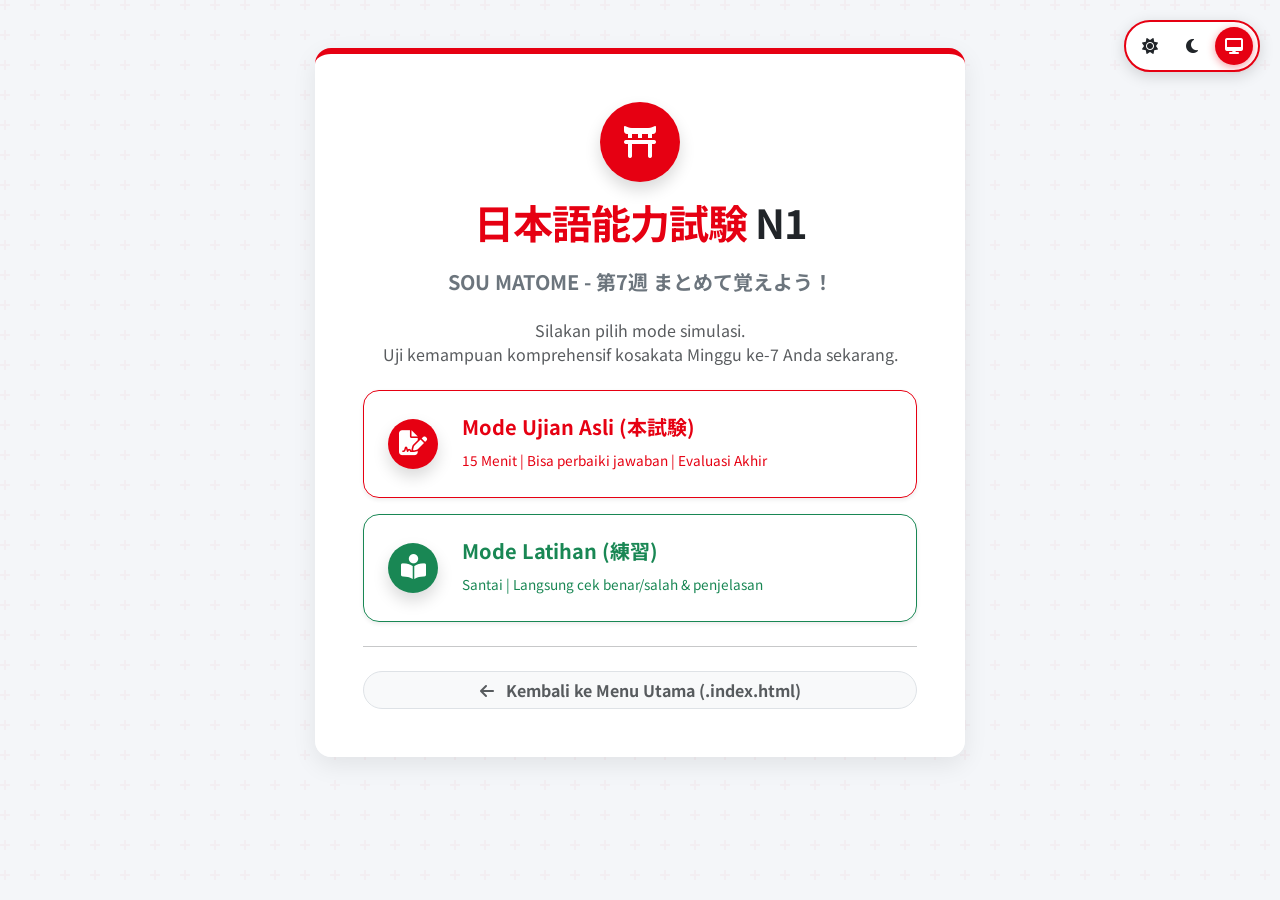
<file: exam/minggu7.html>
<!DOCTYPE html>
<html lang="id" data-bs-theme="light">
  <head>
    <meta charset="UTF-8" />
    <meta name="viewport" content="width=device-width, initial-scale=1.0" />
    <title>JLPT N1 Simulator - 7</title>

    <link rel="preconnect" href="https://fonts.googleapis.com" />
    <link rel="preconnect" href="https://fonts.gstatic.com" crossorigin />
    <link
      href="https://fonts.googleapis.com/css2?family=Noto+Sans+JP:wght@400;500;700;900&display=swap"
      rel="stylesheet"
    />

    <link
      href="https://cdn.jsdelivr.net/npm/bootstrap@5.3.0/dist/css/bootstrap.min.css"
      rel="stylesheet"
    />
    <link
      rel="stylesheet"
      href="https://cdnjs.cloudflare.com/ajax/libs/font-awesome/6.4.0/css/all.min.css"
    />

    <style>
      :root {
        /* Warna Merah Khas JLPT */
        --jlpt-red: #e60012;
        --jlpt-red-dark: #b3000e;
        --jlpt-red-light: #ffe5e6;
        --transition-speed: 0.3s;
      }

      body {
        /* Motif Jepang Halus di Background */
        background-color: #f4f6f9;
        background-image: url("data:image/svg+xml,%3Csvg width='60' height='60' viewBox='0 0 60 60' xmlns='http://www.w3.org/2000/svg'%3E%3Cg fill='none' fill-rule='evenodd'%3E%3Cg fill='%23e60012' fill-opacity='0.03'%3E%3Cpath d='M36 34v-4h-2v4h-4v2h4v4h2v-4h4v-2h-4zm0-30V0h-2v4h-4v2h4v4h2V6h4V4h-4zM6 34v-4H4v4H0v2h4v4h2v-4h4v-2H6zM6 4V0H4v4H0v2h4v4h2V6h4V4H6z'/%3E%3C/g%3E%3C/g%3E%3C/svg%3E");
        transition: background-color var(--transition-speed),
          color var(--transition-speed);
        font-family: 'Noto Sans JP', 'Segoe UI', Tahoma, sans-serif;
      }

      /* Override Bootstrap Primary Color dengan JLPT Red */
      .text-primary {
        color: var(--jlpt-red) !important;
      }
      .bg-primary {
        background-color: var(--jlpt-red) !important;
      }
      .border-primary {
        border-color: var(--jlpt-red) !important;
      }

      .btn-primary {
        background-color: var(--jlpt-red);
        border-color: var(--jlpt-red);
        color: white;
        box-shadow: 0 4px 10px rgba(230, 0, 18, 0.3);
      }
      .btn-primary:hover {
        background-color: var(--jlpt-red-dark);
        border-color: var(--jlpt-red-dark);
        transform: translateY(-2px);
        box-shadow: 0 6px 15px rgba(230, 0, 18, 0.4);
      }

      .btn-outline-primary {
        color: var(--jlpt-red);
        border-color: var(--jlpt-red);
      }
      .btn-outline-primary:hover {
        background-color: var(--jlpt-red);
        color: white;
      }

      /* Styling Kartu */
      .card-exam {
        border: none;
        border-radius: 16px;
        border-top: 6px solid var(--jlpt-red);
        box-shadow: 0 8px 25px rgba(0, 0, 0, 0.08);
        background-color: rgba(255, 255, 255, 0.95);
        backdrop-filter: blur(5px);
        transition: transform var(--transition-speed),
          box-shadow var(--transition-speed);
      }

      [data-bs-theme='dark'] body {
        background-color: #121212;
        background-image: url("data:image/svg+xml,%3Csvg width='60' height='60' viewBox='0 0 60 60' xmlns='http://www.w3.org/2000/svg'%3E%3Cg fill='none' fill-rule='evenodd'%3E%3Cg fill='%23ffffff' fill-opacity='0.03'%3E%3Cpath d='M36 34v-4h-2v4h-4v2h4v4h2v-4h4v-2h-4zm0-30V0h-2v4h-4v2h4v4h2V6h4V4h-4zM6 34v-4H4v4H0v2h4v4h2v-4h4v-2H6zM6 4V0H4v4H0v2h4v4h2V6h4V4H6z'/%3E%3C/g%3E%3C/g%3E%3C/svg%3E");
      }
      [data-bs-theme='dark'] .card-exam {
        background-color: #1e1e1e;
        border-top: 6px solid var(--jlpt-red);
        box-shadow: 0 10px 30px rgba(0, 0, 0, 0.5);
      }

      /* Tombol Opsi Jawaban */
      .btn-option {
        border-radius: 12px;
        border-width: 2px;
        text-align: left;
        position: relative;
        overflow: hidden;
        transition: all 0.25s ease;
        font-size: 1.05rem;
        color: inherit;
        background-color: transparent;
        border-color: #dee2e6;
      }

      [data-bs-theme='dark'] .btn-option {
        border-color: #444;
        color: #f8f9fa;
      }

      .btn-option:hover:not(:disabled) {
        transform: scale(1.02);
        border-color: var(--jlpt-red);
        background-color: var(--jlpt-red-light);
        color: #333;
      }
      [data-bs-theme='dark'] .btn-option:hover:not(:disabled) {
        background-color: rgba(230, 0, 18, 0.2);
        color: #fff;
      }

      /* Kustomisasi Mode Terpilih (Mode Asli) */
      .btn-selected {
        background-color: var(--jlpt-red) !important;
        color: white !important;
        border-color: var(--jlpt-red) !important;
        box-shadow: 0 4px 10px rgba(230, 0, 18, 0.3);
      }

      /* Nomor Opsi pada Tombol */
      .opt-number {
        display: flex;
        align-items: center;
        justify-content: center;
        width: 28px;
        height: 28px;
        border-radius: 50%;
        background-color: #e9ecef;
        color: #495057;
        font-weight: bold;
        margin-right: 12px;
        transition: all 0.3s ease;
      }
      [data-bs-theme='dark'] .opt-number {
        background-color: #333;
        color: #fff;
      }
      .btn-selected .opt-number,
      .btn-success .opt-number,
      .btn-danger .opt-number {
        background-color: rgba(255, 255, 255, 0.2) !important;
        color: white !important;
      }

      /* Animasi Benar/Salah */
      @keyframes pulse-success {
        0% {
          transform: scale(1);
          box-shadow: 0 0 0 0 rgba(25, 135, 84, 0.7);
        }
        50% {
          transform: scale(1.03);
          background-color: #198754;
          color: white;
          box-shadow: 0 0 0 10px rgba(25, 135, 84, 0);
        }
        100% {
          transform: scale(1);
          background-color: #198754;
          color: white;
          border-color: #198754;
        }
      }

      @keyframes shake-error {
        0%,
        100% {
          transform: translateX(0);
        }
        20%,
        60% {
          transform: translateX(-6px);
        }
        40%,
        80% {
          transform: translateX(6px);
        }
        50% {
          background-color: #dc3545;
          color: white;
        }
        100% {
          background-color: #dc3545;
          color: white;
          border-color: #dc3545;
        }
      }

      .animate-correct {
        animation: pulse-success 0.5s ease-out forwards;
      }
      .animate-wrong {
        animation: shake-error 0.5s ease-in-out forwards;
      }

      /* Timer Pulse */
      @keyframes pulse-danger {
        0% {
          transform: scale(1);
          opacity: 1;
        }
        50% {
          transform: scale(1.05);
          opacity: 0.8;
        }
        100% {
          transform: scale(1);
          opacity: 1;
        }
      }
      .timer-warning {
        animation: pulse-danger 1s infinite;
        background-color: #dc3545 !important;
      }

      /* Theme Switcher Widget */
      .theme-switcher {
        position: fixed;
        top: 20px;
        right: 20px;
        z-index: 1000;
        background: var(--bs-body-bg);
        border-radius: 50px;
        padding: 5px;
        box-shadow: 0 4px 15px rgba(0, 0, 0, 0.15);
        border: 2px solid var(--jlpt-red);
      }

      .btn-theme {
        border-radius: 50%;
        width: 38px;
        height: 38px;
        padding: 0;
        display: inline-flex;
        align-items: center;
        justify-content: center;
        border: none;
        background: transparent;
        color: var(--bs-body-color);
        transition: all 0.3s;
      }

      .btn-theme.active {
        background: var(--jlpt-red);
        color: white;
        box-shadow: 0 2px 8px rgba(230, 0, 18, 0.4);
      }

      .explanation-box {
        border-left: 5px solid var(--jlpt-red);
        background-color: var(--jlpt-red-light);
        border-radius: 0 12px 12px 0;
        color: #333;
      }
      [data-bs-theme='dark'] .explanation-box {
        background-color: rgba(230, 0, 18, 0.1);
        color: #eee;
      }

      .explanation-list li {
        margin-bottom: 6px;
      }
      .soal-text {
        font-size: 1.25rem;
        font-weight: 700;
        color: inherit;
      }
      .badge-soal {
        background-color: var(--jlpt-red);
        font-size: 1rem;
      }
    </style>
  </head>
  <body>
    <div class="theme-switcher d-flex gap-1">
      <button
        class="btn-theme"
        id="btn-theme-light"
        onclick="setTheme('light')"
        title="Light Mode"
      >
        <i class="fas fa-sun"></i>
      </button>
      <button
        class="btn-theme"
        id="btn-theme-dark"
        onclick="setTheme('dark')"
        title="Dark Mode"
      >
        <i class="fas fa-moon"></i>
      </button>
      <button
        class="btn-theme"
        id="btn-theme-system"
        onclick="setTheme('system')"
        title="System Theme"
      >
        <i class="fas fa-desktop"></i>
      </button>
    </div>

    <div class="container py-5" id="app"></div>

    <script>
      const hari7_data = [
        // 問題1
        {
          id: 1,
          text: 'そのバンドはデビュー10年目で（  ）した。',
          options: ['トラウマ', 'ブランド', 'リストラ', 'ブレイク'],
          answer: 3,
          explanation:
            "Konteks: Band itu menjadi sangat populer/terkenal mendadak (breakthrough) di tahun ke-10 debutnya.<ul class='explanation-list mt-2 mb-0 ps-3'><li><strong>1. トラウマ:</strong> Trauma.</li><li><strong>2. ブランド:</strong> Merek/Brand.</li><li><strong>3. リストラ:</strong> PHK (Restrukturisasi).</li><li><strong>4. ブレイク:</strong> Tepat. 「ブレイクする」 berarti mendadak populer/sukses besar.</li></ul>"
        },
        {
          id: 2,
          text: '私は、ふだんお酒を飲むと（  ）があがるが、今日はまったく気分がよくならない。',
          options: ['テンション', 'プレッシャー', 'ギャップ', 'グレード'],
          answer: 0,
          explanation:
            "Konteks: Biasanya kalau minum sake semangatmya/moodnya naik, tapi hari ini sama sekali tidak merasa senang.<ul class='explanation-list mt-2 mb-0 ps-3'><li><strong>1. テンション:</strong> Tepat. 「テンションがあがる」 berarti semangat/mood naik.</li><li><strong>2. プレッシャー:</strong> Tekanan/Sikap tertekan.</li><li><strong>3. ギャップ:</strong> Celah/Perbedaan.</li><li><strong>4. グレード:</strong> Tingkatan/Grade.</li></ul>"
        },
        {
          id: 3,
          text: '警察は誘拐犯と人質を解放させるための（  ）をした。',
          options: ['取り締まり', '取り調べ', '取引', '引き立て'],
          answer: 2,
          explanation:
            "Konteks: Polisi melakukan negosiasi/transaksi dengan penculik untuk membebaskan sandera.<ul class='explanation-list mt-2 mb-0 ps-3'><li><strong>1. 取り締まり:</strong> Penertiban/Penindakan.</li><li><strong>2. 取り調べ:</strong> Interogasi/Pemeriksaan.</li><li><strong>3. 取引 (とりひき):</strong> Tepat. Negosiasi/Transaksi.</li><li><strong>4. 引き立て:</strong> Dukungan/Promosi.</li></ul>"
        },
        {
          id: 4,
          text: '人気番組もあまり長く続くと（  ）化してくるものだ。',
          options: ['マニア', 'セレブ', 'マイナス', 'マンネリ'],
          answer: 3,
          explanation:
            "Konteks: Acara populer pun kalau berlanjut terlalu lama akan menjadi monoton/membosankan.<ul class='explanation-list mt-2 mb-0 ps-3'><li><strong>1. マニア:</strong> Penggemar berat/Mania.</li><li><strong>2. セレブ:</strong> Selebritas.</li><li><strong>3. マイナス:</strong> Minus/Dampak negatif.</li><li><strong>4. マンネリ:</strong> Tepat. 「マンネリ化する」 berarti menjadi monoton/rutinitas yang membosankan.</li></ul>"
        },
        {
          id: 5,
          text: '最近の携帯電話は機能が多くて、（  ）のは大変です。',
          options: ['備え付ける', '使いこなす', '取り調べる', '成り立つ'],
          answer: 1,
          explanation:
            "Konteks: Ponsel belakangan ini fiturnya banyak, menguasai penggunaannya itu sulit.<ul class='explanation-list mt-2 mb-0 ps-3'><li><strong>1. 備え付ける:</strong> Memasang/Menyediakan.</li><li><strong>2. 使いこなす:</strong> Tepat. Menguasai cara penggunaan secara mahir.</li><li><strong>3. 取り調べる:</strong> Menginterogasi.</li><li><strong>4. 成り立つ:</strong> Terwujud/Terdiri dari.</li></ul>"
        },
        {
          id: 6,
          text: '今週はスケジュールが（  ）なので、映画に行くのは来週にしよう。',
          options: ['デリケート', 'タイト', 'マイナス', 'ラフ'],
          answer: 1,
          explanation:
            "Konteks: Minggu ini jadwalnya padat (ketat), jadi mari pergi nonton bioskop minggu depan saja.<ul class='explanation-list mt-2 mb-0 ps-3'><li><strong>1. デリケート:</strong> Sensitif/Hati-hati.</li><li><strong>2. タイト:</strong> Tepat. Jadwal yang padat/ketat (tight).</li><li><strong>3. マイナス:</strong> Minus.</li><li><strong>4. ラフ:</strong> Kasar/Santai (rough).</li></ul>"
        },
        {
          id: 7,
          text: 'お近くにお越しの際は、ぜひ（  ）ください。',
          options: ['お申し込み', 'お立ち寄り', 'お持ち込み', 'お取り寄せ'],
          answer: 1,
          explanation:
            "Konteks: Jika kebetulan berkunjung ke dekat sini, silakan mampir.<ul class='explanation-list mt-2 mb-0 ps-3'><li><strong>1. お申し込み:</strong> Pendaftaran.</li><li><strong>2. お立ち寄り (おたちより):</strong> Tepat. Mampir/Singgah sebentar.</li><li><strong>3. お持ち込み:</strong> Membawa masuk.</li><li><strong>4. お取り寄せ:</strong> Memesan/Pesan antar.</li></ul>"
        },
        {
          id: 8,
          text: 'そのマラソン選手は、なぜか中間地点を（  ）ところでコースを外れた。',
          options: ['たどり着いた', 'やりとげた', '折り返した', '踏み込んだ'],
          answer: 2,
          explanation:
            "Konteks: Pelari maraton itu, entah mengapa keluar dari lintasan tepat saat berputar balik di titik tengah.<ul class='explanation-list mt-2 mb-0 ps-3'><li><strong>1. たどり着いた:</strong> Tiba setelah berjuang.</li><li><strong>2. やりとげた:</strong> Menyelesaikan.</li><li><strong>3. 折り返した (おりかえした):</strong> Tepat. Memutar balik / titik balik rute.</li><li><strong>4. 踏み込んだ:</strong> Menginjak dalam-dalam/mencampuri.</li></ul>"
        },
        {
          id: 9,
          text: '彼が変なことを言って（  ）ので、楽しいパーティーが台無しになった。',
          options: ['差し支えた', '取り込んだ', 'かみ切った', 'かき回した'],
          answer: 3,
          explanation:
            "Konteks: Gara-gara dia mengatakan hal aneh dan mengacaukan suasana, pesta yang menyenangkan jadi berantakan.<ul class='explanation-list mt-2 mb-0 ps-3'><li><strong>1. 差し支えた:</strong> Mengganggu/Menghalangi.</li><li><strong>2. 取り込んだ:</strong> Mengangkat jemuran/Mengimpor.</li><li><strong>3. かみ切った:</strong> Menggigit sampai putus.</li><li><strong>4. かき回した (かきまわした):</strong> Tepat. Mengaduk / Mengacaukan suasana.</li></ul>"
        },
        {
          id: 10,
          text: '予算が（  ）になって、その企画は会議を通らなかった。',
          options: ['ネック', 'ルーズ', 'シャープ', 'ノルマ'],
          answer: 0,
          explanation:
            "Konteks: Karena anggaran menjadi hambatan (bottleneck), rencana itu tidak lolos rapat.<ul class='explanation-list mt-2 mb-0 ps-3'><li><strong>1. ネック:</strong> Tepat. Kendala/Hambatan utama (bottleneck).</li><li><strong>2. ルーズ:</strong> Ceroboh/Longgar.</li><li><strong>3. シャープ:</strong> Tajam/Cerdas.</li><li><strong>4. ノルマ:</strong> Target kerja/Kuota minimum.</li></ul>"
        },

        // 問題2
        {
          id: 11,
          text: '【特定の個人に一方的な恋愛感情もうらみを持って、しつこく追いかけたりする人。】',
          options: ['セクハラ', 'ニート', 'ストーカー', 'インテリ'],
          answer: 2,
          explanation:
            "Makna: Orang yang secara sepihak mengejar seseorang terus-menerus karena perasaan cinta atau dendam.<ul class='explanation-list mt-2 mb-0 ps-3'><li><strong>1. セクハラ:</strong> Pelecehan seksual.</li><li><strong>2. ニート:</strong> NEET (Pengangguran).</li><li><strong>3. ストーカー:</strong> Tepat. Stalker / Penguntit.</li><li><strong>4. インテリ:</strong> Kaum intelektual.</li></ul>"
        },
        {
          id: 12,
          text: '【爆発的に売れる。】',
          options: [
            'ゴールインする',
            'バブルする',
            'ゲットする',
            'ブレイクする'
          ],
          answer: 3,
          explanation:
            "Makna: Laku/terjual secara meledak-ledak.<ul class='explanation-list mt-2 mb-0 ps-3'><li><strong>1. ゴールインする:</strong> Mencapai garis finis / menikah.</li><li><strong>2. バブルする:</strong> Gelembung ekonomi.</li><li><strong>3. ゲットする:</strong> Mendapatkan.</li><li><strong>4. ブレイクする:</strong> Tepat. Ngetren / Meledak penjualannya.</li></ul>"
        },
        {
          id: 13,
          text: '【並んでいる列に強引に入ること。】',
          options: ['踏み込み', '放り込み', '取り込み', '割り込み'],
          answer: 3,
          explanation:
            "Makna: Memotong/menyerobot antrean orang secara paksa.<ul class='explanation-list mt-2 mb-0 ps-3'><li><strong>1. 踏み込み:</strong> Menginjak pedal / menerobos.</li><li><strong>2. 放り込み:</strong> Melemparkan masuk.</li><li><strong>3. 取り込み:</strong> Kesibukan / mengambil masuk.</li><li><strong>4. 割り込み (わりこみ):</strong> Tepat. Menyerobot antrean.</li></ul>"
        },
        {
          id: 14,
          text: '【一つのことに心を集中させる。】',
          options: ['打ち込む', 'やりとげる', '乗っ取る', '突っ張る'],
          answer: 0,
          explanation:
            "Makna: Memfokuskan/menumpahkan pikiran pada satu hal secara tekun.<ul class='explanation-list mt-2 mb-0 ps-3'><li><strong>1. 打ち込む (うちこむ):</strong> Tepat. Tekun / fokus sepenuh hati.</li><li><strong>2. やりとげる:</strong> Menyelesaikan hingga tuntas.</li><li><strong>3. 乗っ取る:</strong> Merebut/Mengambil alih.</li><li><strong>4. 突っ張る:</strong> Kaku tegang / keras kepala.</li></ul>"
        },
        {
          id: 15,
          text: '【もう少し付け加えること、またその付け加えられたもの。】',
          options: [
            'リップサービス',
            'プラスアルファ',
            'バージョンアップ',
            'グレードアップ'
          ],
          answer: 1,
          explanation:
            "Makna: Menambahkan sedikit lagi, atau sesuatu yang ditambahkan tersebut (nilai tambah).<ul class='explanation-list mt-2 mb-0 ps-3'><li><strong>1. リップサービス:</strong> Omong kosong/Pujian manis di mulut saja.</li><li><strong>2. プラスアルファ:</strong> Tepat. Nilai tambah / bonus tambahan (plus alpha).</li><li><strong>3. バージョンアップ:</strong> Pembaruan versi.</li><li><strong>4. グレードアップ:</strong> Peningkatan kualitas/kelas.</li></ul>"
        },

        // 問題3
        {
          id: 16,
          text: '新型の携帯電話のデザインを<u>おおまかに</u>手書きで書いてみました。',
          options: ['ラフに', 'ソフトに', 'シャープに', 'デリケートに'],
          answer: 0,
          explanation:
            "Sinonim dari おおまかに (secara garis besar / sketsa kasar).<ul class='explanation-list mt-2 mb-0 ps-3'><li><strong>1. ラフに:</strong> Tepat. Secara kasar / sketsa awal (rough).</li><li><strong>2. ソフトに:</strong> Secara lembut.</li><li><strong>3. シャープに:</strong> Secara tajam.</li><li><strong>4. デリケートに:</strong> Secara halus/sensitif.</li></ul>"
        },
        {
          id: 17,
          text: '彼は病気で入院していたので、一年<u>留年した</u>。',
          options: ['ドジった', 'サボった', 'ダブった', 'キレた'],
          answer: 2,
          explanation:
            "Sinonim dari 留年した (tinggal kelas / mengulang tahun ajaran).<ul class='explanation-list mt-2 mb-0 ps-3'><li><strong>1. ドジった:</strong> Ceroboh/Melakukan kebodohan.</li><li><strong>2. サボった:</strong> Membolos.</li><li><strong>3. ダブった:</strong> Tepat. Mengulang tahun/kelas (Double).</li><li><strong>4. キレた:</strong> Ngamuk/Putus asa.</li></ul>"
        },
        {
          id: 18,
          text: '始まったばかりのドラマがもう<u>終了</u>になってしまった。',
          options: ['取り戻し', '引き下げ', '打ち切り', '投げ出し'],
          answer: 2,
          explanation:
            "Sinonim dari 終了 (dihentikan/diakhiri di tengah jalan).<ul class='explanation-list mt-2 mb-0 ps-3'><li><strong>1. 取り戻し:</strong> Mengambil kembali.</li><li><strong>2. 引き下げ:</strong> Penurunan/Pemotongan.</li><li><strong>3. 打ち切り (うちきり):</strong> Tepat. Penghentian/Pembatalan acara di tengah jalan.</li><li><strong>4. 投げ出し:</strong> Menelantarkan/Menyerah.</li></ul>"
        },
        {
          id: 19,
          text: 'デパートの開店と同時に、客が<u>どっと入ってきた</u>。',
          options: ['押し寄せて', '寄り添って', '乗っ取って', '盛り上がって'],
          answer: 0,
          explanation:
            "Sinonim dari どっと入ってきた (masuk membanjiri secara berbondong-bondong).<ul class='explanation-list mt-2 mb-0 ps-3'><li><strong>1. 押し寄せて (おしよせて):</strong> Tepat. Datang mengerumuni/membanjiri dalam jumlah besar.</li><li><strong>2. 寄り添って:</strong> Saling mendekat/mendampingi.</li><li><strong>3. 乗っ取って:</strong> Merebut/Menguasai.</li><li><strong>4. 盛り上がって:</strong> Ramai/Meriah.</li></ul>"
        },
        {
          id: 20,
          text: '彼女に新しいドラマへの出演の<u>オファー</u>が来た。',
          options: ['引き立て', '受け入れ', '引き継ぎ', '申し込み'],
          answer: 3,
          explanation:
            "Sinonim dari オファー (penawaran / permintaan kerja).<ul class='explanation-list mt-2 mb-0 ps-3'><li><strong>1. 引き立て:</strong> Dukungan/Favoritisme.</li><li><strong>2. 受け入れ:</strong> Penerimaan.</li><li><strong>3. 引き継ぎ:</strong> Serah terima pekerjaan.</li><li><strong>4. 申し込み (もうしこみ):</strong> Tepat. Penawaran/Pendaftaran/Lamaran (Offer).</li></ul>"
        },

        // 問題4
        {
          id: 21,
          text: '持ち込む (もちこむ)',
          options: [
            'それは日本に持ち込むことはできないんじゃないの。',
            'パソコンに音符を持ち込んで作曲をした。',
            '苦い薬を無理やり口に持ち込んだ。',
            'バナナやミカンをバッグに持ち込んで、旅に出かけた。'
          ],
          answer: 0,
          explanation:
            "Penggunaan yang tepat untuk 持ち込む (Membawa masuk ke suatu negara/area/tempat).<br>Opsi 1 paling tepat: 'Bukannya barang itu tidak boleh dibawa masuk ke Jepang?'<br>Opsi 2 salah (seharusnya 入力して). Opsi 3 salah (seharusnya 放り込んだ / 押し込んだ). Opsi 4 salah (seharusnya 詰め込んで / 入れて)."
        },
        {
          id: 22,
          text: 'トラウマ',
          options: [
            '彼は上司のトラウマが原因が出世できなかった。',
            'すぐに落ち込むのは、トラウマになるからだ。',
            '私は、震災で被害を受けたことがトラウマになっている。',
            '小さいころのトラウマがいい状況になってきました。'
          ],
          answer: 2,
          explanation:
            "Penggunaan yang tepat untuk トラウマ (Trauma psikologis akibat pengalaman buruk).<br>Opsi 3 paling tepat: 'Saya mengalami trauma akibat menjadi korban bencana gempa bumi.'<br>Opsi 1, 2, dan 4 tidak sesuai dengan makna klinis/psikologis trauma."
        },
        {
          id: 23,
          text: 'ハンデ',
          options: [
            '大学での研究は、ハンデがついたのでスムーズに進んでいない。',
            '彼は体が不自由であるというハンデを乗り越えて、国立大学に合格した。',
            'プロの彼にはハンデをあげたほうがいいよ。',
            '彼女の考え方はハンデがあるので、あまり参考にならない。'
          ],
          answer: 1,
          explanation:
            "Penggunaan yang tepat untuk ハンデ (Handicap / Keterbatasan / Kerugian fisik atau kondisi).<br>Opsi 2 paling tepat: 'Dia berhasil mengatasi keterbatasan (disabilitas) fisiknya dan lulus universitas negeri.'<br>Opsi 1, 3, dan 4 salah secara idiomatis/penggunaan kata."
        },
        {
          id: 24,
          text: '取り戻す (とりもどす)',
          options: [
            '住民たちは、災害を取り戻して、立ち直った。',
            '父が意識を取り戻してまた話ができることを願っています。',
            '事件の内容をじっくり取り戻してみた。',
            '病気の症状がいささか取り戻してきた。'
          ],
          answer: 1,
          explanation:
            "Penggunaan yang tepat untuk 取り戻す (Pulih / Mendapatkan kembali kesadaran/kondisi semula).<br>Opsi 2 paling tepat: 'Saya berharap ayah bisa pulih kembali kesadarannya (意識を取り戻す) dan ngobrol lagi.'<br>Opsi 1, 3, dan 4 tidak logis dipasangkan dengan kata 取り戻す."
        },
        {
          id: 25,
          text: 'ギャップ',
          options: [
            '最近の不況でついにギャップができてしまった。',
            '年をとったせいか、最近の若者とのギャップを感じる。',
            '天候のギャップを気にしないで、日夜練習に励んだ。',
            'あなたと私のギャップの違いに驚いてしまった。'
          ],
          answer: 1,
          explanation:
            "Penggunaan yang tepat untuk ギャップ (Gap / Perbedaan pemikiran atau jarak antar generasi/pandangan).<br>Opsi 2 paling tepat: 'Mungkin karena faktor usia, saya merasakan adanya gap/perbedaan dengan anak muda zaman sekarang.'<br>Opsi 1, 3, dan 4 tidak tepat penggunaan katan/konteksnya."
        }
      ]
    </script>

    <script>
      // --- 1. THEME MANAGEMENT ---
      function getSavedTheme() {
        return localStorage.getItem('jlpt_theme') || 'system'
      }

      function setTheme(theme) {
        localStorage.setItem('jlpt_theme', theme)

        document
          .querySelectorAll('.btn-theme')
          .forEach(btn => btn.classList.remove('active'))
        document.getElementById(`btn-theme-${theme}`).classList.add('active')

        if (theme === 'system') {
          const systemPrefersDark = window.matchMedia(
            '(prefers-color-scheme: dark)'
          ).matches
          document.documentElement.setAttribute(
            'data-bs-theme',
            systemPrefersDark ? 'dark' : 'light'
          )
        } else {
          document.documentElement.setAttribute('data-bs-theme', theme)
        }
      }

      window
        .matchMedia('(prefers-color-scheme: dark)')
        .addEventListener('change', () => {
          if (getSavedTheme() === 'system') setTheme('system')
        })

      setTheme(getSavedTheme())

      // --- 2. STATE MANAGEMENT ---
      let state = JSON.parse(
        sessionStorage.getItem('jlpt_session_minggu7')
      ) || {
        mode: null,
        answers: {},
        timeRemaining: 900,
        isFinished: false,
        lastClicked: null
      }
      let timerInterval

      const saveState = () =>
        sessionStorage.setItem('jlpt_session_minggu7', JSON.stringify(state))

      const resetSession = () => {
        if (
          confirm('Yakin ingin keluar? Riwayat ujian saat ini akan terhapus.')
        ) {
          state = {
            mode: null,
            answers: {},
            timeRemaining: 900,
            isFinished: false,
            lastClicked: null
          }
          saveState()
          clearInterval(timerInterval)
          renderHome()
          window.scrollTo({ top: 0, behavior: 'smooth' })
        }
      }

      const returnToIndex = () => {
        window.location.href = '../index.html'
      }

      const app = document.getElementById('app')

      // --- 3. RENDERING ENGINE ---
      function renderHome() {
        app.innerHTML = `
                <div class="card card-exam mx-auto" style="max-width: 650px;">
                    <div class="card-body text-center p-4 p-md-5">
                        <div class="mb-4 text-primary">
                            <div class="d-inline-flex align-items-center justify-content-center rounded-circle bg-primary text-white mb-3 shadow" style="width: 80px; height: 80px;">
                                <i class="fas fa-torii-gate fa-2x"></i>
                            </div>
                            <h1 class="display-6 fw-bold mb-1" style="letter-spacing: -1px;">日本語能力試験 <span class="text-dark" data-bs-theme="dark" style="color: inherit;">N1</span></h1>
                        </div>
                        <h5 class="text-secondary mb-4 fw-bold">SOU MATOME - 第7週 まとめて覚えよう！</h5>
                        <p class="mb-4 text-muted">Silakan pilih mode simulasi. <br class="d-none d-md-block">Uji kemampuan komprehensif kosakata Minggu ke-7 Anda sekarang.</p>
                        
                        <div class="d-grid gap-3 mb-4">
                            <button onclick="startQuiz('asli')" class="btn btn-outline-primary btn-lg p-3 p-md-4 text-start position-relative shadow-sm rounded-4">
                                <div class="d-flex align-items-center">
                                    <div class="bg-primary text-white rounded-circle d-flex align-items-center justify-content-center me-3 me-md-4 shadow" style="min-width: 50px; height: 50px;">
                                        <i class="fas fa-file-signature fa-lg"></i>
                                    </div>
                                    <div>
                                        <h5 class="mb-1 fw-bold">Mode Ujian Asli (本試験)</h5>
                                        <small style="font-size: 0.85rem;">15 Menit | Bisa perbaiki jawaban | Evaluasi Akhir</small>
                                    </div>
                                </div>
                            </button>
                            <button onclick="startQuiz('latihan')" class="btn btn-outline-success btn-lg p-3 p-md-4 text-start position-relative shadow-sm rounded-4">
                                <div class="d-flex align-items-center">
                                    <div class="bg-success text-white rounded-circle d-flex align-items-center justify-content-center me-3 me-md-4 shadow" style="min-width: 50px; height: 50px;">
                                        <i class="fas fa-book-reader fa-lg"></i>
                                    </div>
                                    <div>
                                        <h5 class="mb-1 fw-bold">Mode Latihan (練習)</h5>
                                        <small style="font-size: 0.85rem;">Santai | Langsung cek benar/salah & penjelasan</small>
                                    </div>
                                </div>
                            </button>
                        </div>
                        
                        <hr class="my-4">
                        <button onclick="returnToIndex()" class="btn btn-light border w-100 fw-bold rounded-pill text-muted">
                            <i class="fas fa-arrow-left me-2"></i> Kembali ke Menu Utama (.index.html)
                        </button>
                    </div>
                </div>
            `
      }

      function startQuiz(mode) {
        state.mode = mode
        state.isFinished = false
        state.lastClicked = null
        saveState()

        if (mode === 'asli' && !timerInterval) {
          timerInterval = setInterval(updateTimer, 1000)
        }
        renderQuiz()
        window.scrollTo({ top: 0, behavior: 'smooth' })
      }

      function updateTimer() {
        if (state.timeRemaining <= 0) {
          clearInterval(timerInterval)
          alert('Waktu Habis! Ujian otomatis dikumpulkan.')
          finishQuiz()
          return
        }
        state.timeRemaining--
        saveState()

        const timerEl = document.getElementById('timer-display')
        if (timerEl) {
          const m = Math.floor(state.timeRemaining / 60)
            .toString()
            .padStart(2, '0')
          const s = (state.timeRemaining % 60).toString().padStart(2, '0')

          if (state.timeRemaining < 180) {
            timerEl.classList.remove('bg-primary')
            timerEl.classList.add('timer-warning')
          }
          timerEl.innerHTML = `<i class="fas fa-stopwatch me-1"></i> ${m}:${s}`
        }
      }

      window.selectOption = function (qId, optIndex) {
        if (state.isFinished) return

        const isCorrect = hari7_data.find(q => q.id === qId).answer === optIndex

        state.answers[qId] = optIndex
        state.lastClicked = { qId, optIndex, isCorrect }

        saveState()
        renderQuiz()
      }

      function renderQuiz() {
        if (state.isFinished) return renderResult()

        let scoreLatihan = calculateScore()
        let totalAnswered = Object.keys(state.answers).length
        let progress = (totalAnswered / hari7_data.length) * 100

        let html = `
                <div class="d-flex flex-wrap gap-3 justify-content-between align-items-center mb-4 sticky-top bg-body pt-3 pb-2 z-3" style="margin-top:-20px;">
                    <button onclick="resetSession()" class="btn btn-outline-secondary rounded-pill shadow-sm">
                        <i class="fas fa-times me-1"></i> Batal
                    </button>
                    ${
                      state.mode === 'asli'
                        ? `<span class="badge bg-primary fs-5 shadow px-3 py-2 rounded-pill" id="timer-display">
                            <i class="fas fa-stopwatch me-1"></i> ${Math.floor(
                              state.timeRemaining / 60
                            )
                              .toString()
                              .padStart(2, '0')}:${(state.timeRemaining % 60)
                            .toString()
                            .padStart(2, '0')}
                           </span>`
                        : `<span class="badge bg-success fs-5 shadow px-3 py-2 rounded-pill"><i class="fas fa-star me-1 text-warning"></i> Skor: ${scoreLatihan.total}</span>`
                    }
                </div>

                <div class="card card-exam mb-4 border-0">
                    <div class="card-body p-4">
                        <h4 class="fw-bold mb-3 ${
                          state.mode === 'asli'
                            ? 'text-primary'
                            : 'text-success'
                        }">
                            <i class="${
                              state.mode === 'asli'
                                ? 'fas fa-pen-nib'
                                : 'fas fa-dumbbell'
                            } me-2"></i>
                            ${
                              state.mode === 'asli'
                                ? '本試験 (Ujian Asli) - 第7週'
                                : '練習 (Mode Latihan) - 第7週'
                            }
                        </h4>
                        <div class="progress" style="height: 12px; border-radius: 10px; background-color: var(--bs-secondary-bg);">
                            <div class="progress-bar progress-bar-striped progress-bar-animated ${
                              state.mode === 'asli'
                                ? 'bg-primary'
                                : 'bg-success'
                            }" 
                                 style="width: ${progress}%"></div>
                        </div>
                        <div class="text-end mt-2 fw-bold text-muted small">${totalAnswered} / ${
          hari7_data.length
        } Terjawab</div>
                    </div>
                </div>
            `

        hari7_data.forEach((q, index) => {
          const userAnswer = state.answers[q.id]
          html += `
                    <div class="card card-exam mb-4" id="q${q.id}">
                        <div class="card-body p-3 p-md-4">
                            <div class="d-flex align-items-start mb-4">
                                <span class="badge badge-soal rounded-pill me-3 shadow-sm py-2 px-3">${
                                  index + 1
                                }</span> 
                                <span class="soal-text lh-base">${q.text}</span>
                            </div>
                            <div class="row g-3 ms-md-4">
                `

          q.options.forEach((opt, oIndex) => {
            let btnClass = ''
            let animateClass = ''

            if (state.mode === 'asli') {
              if (userAnswer === oIndex) btnClass = 'btn-selected'
            } else if (state.mode === 'latihan') {
              if (userAnswer === oIndex) {
                btnClass =
                  oIndex === q.answer
                    ? 'btn-success text-white'
                    : 'btn-danger text-white'
              } else if (userAnswer !== undefined && oIndex === q.answer) {
                btnClass =
                  'border-success text-success fw-bold bg-success bg-opacity-10'
              }
            }

            if (
              state.lastClicked &&
              state.lastClicked.qId === q.id &&
              state.lastClicked.optIndex === oIndex &&
              state.mode === 'latihan'
            ) {
              animateClass = state.lastClicked.isCorrect
                ? 'animate-correct'
                : 'animate-wrong'
            }

            html += `
                        <div class="col-12 col-md-6 d-grid">
                            <button onclick="selectOption(${q.id}, ${oIndex})" 
                                    class="btn btn-option border p-3 d-flex align-items-center ${btnClass} ${animateClass}">
                                <span class="opt-number shadow-sm">${
                                  oIndex + 1
                                }</span>
                                <span>${opt}</span>
                            </button>
                        </div>
                    `
          })

          if (state.mode === 'latihan' && userAnswer !== undefined) {
            const isCorrect = userAnswer === q.answer
            html += `
                        <div class="col-12 mt-4 ms-md-4 w-auto">
                            <div class="p-3 explanation-box shadow-sm">
                                <h6 class="${
                                  isCorrect ? 'text-success' : 'text-danger'
                                } fw-bold mb-2">
                                    <i class="${
                                      isCorrect
                                        ? 'fas fa-check-circle'
                                        : 'fas fa-times-circle'
                                    } me-1"></i>
                                    ${
                                      isCorrect
                                        ? 'Jawaban Tepat!'
                                        : 'Jawaban Kurang Tepat.'
                                    }
                                </h6>
                                <div class="small lh-lg">
                                    ${q.explanation}
                                </div>
                            </div>
                        </div>
                    `
          }

          html += `</div></div></div>`
        })

        html += `
                <div class="text-center mt-5 mb-5 pb-5">
                    <button onclick="confirmFinish()" class="btn btn-primary btn-lg px-5 py-3 rounded-pill shadow fw-bold fs-5">
                        <i class="fas fa-paper-plane me-2"></i> Kumpulkan Ujian
                    </button>
                </div>
            `

        app.innerHTML = html
      }

      function calculateScore() {
        let correct = 0,
          wrong = 0
        for (let qId in state.answers) {
          const q = hari7_data.find(x => x.id == qId)
          if (state.answers[qId] === q.answer) correct++
          else wrong++
        }
        return { correct, wrong, total: correct - wrong }
      }

      window.confirmFinish = function () {
        const answered = Object.keys(state.answers).length
        if (answered < hari7_data.length) {
          if (
            !confirm(
              `Ada soal yang belum dijawab (${answered}/${hari7_data.length}). Yakin ingin mengumpulkan sekarang?`
            )
          ) {
            return
          }
        } else {
          if (!confirm('Kumpulkan dan lihat hasil akhir?')) return
        }
        finishQuiz()
      }

      window.finishQuiz = function () {
        state.isFinished = true
        clearInterval(timerInterval)
        saveState()
        renderResult()
        window.scrollTo({ top: 0, behavior: 'smooth' })
      }

      function renderResult() {
        const result = calculateScore()
        const answeredCount = Object.keys(state.answers).length
        const unanswered = hari7_data.length - answeredCount

        let grade = '不合格 (F)'
        let gradeColor = 'text-danger'
        let icon = 'fa-times-circle'

        if (result.total >= 20) {
          grade = '秀 (A+)'
          gradeColor = 'text-success'
          icon = 'fa-crown text-warning'
        } else if (result.total >= 15) {
          grade = '優 (A)'
          gradeColor = 'text-primary'
          icon = 'fa-medal text-primary'
        } else if (result.total >= 10) {
          grade = '良 (B)'
          gradeColor = 'text-info'
          icon = 'fa-thumbs-up text-info'
        } else if (result.total >= 5) {
          grade = '可 (C)'
          gradeColor = 'text-warning'
          icon = 'fa-check text-warning'
        } else if (result.total >= 0) {
          grade = '不可 (D)'
          gradeColor = 'text-danger'
          icon = 'fa-exclamation-triangle text-danger'
        }

        let html = `
                <div class="card card-exam border-0 mb-5 text-center overflow-hidden">
                    <div class="bg-primary text-white py-4 shadow-sm">
                        <h2 class="fw-bold m-0"><i class="fas fa-poll me-2"></i> Hasil Simulasi N1 - 第7週</h2>
                    </div>
                    <div class="card-body p-4 p-md-5">
                        <i class="fas ${icon} fa-5x mb-3 drop-shadow"></i>
                        <h1 class="display-3 fw-bold mb-1 ${gradeColor}">${grade}</h1>
                        <h4 class="mb-4 text-muted fw-bold">Skor Anda: <span class="${gradeColor}">${result.total}</span> / 25</h4>
                        
                        <div class="row justify-content-center mb-5 g-3">
                            <div class="col-4 col-md-3">
                                <div class="bg-success text-white p-3 rounded-4 shadow-sm h-100 d-flex flex-column justify-content-center">
                                    <i class="fas fa-check-circle fa-2x mb-2 opacity-75"></i>
                                    <h6 class="mb-1">Benar</h6>
                                    <h3 class="m-0 fw-bold">${result.correct}</h3>
                                </div>
                            </div>
                            <div class="col-4 col-md-3">
                                <div class="bg-danger text-white p-3 rounded-4 shadow-sm h-100 d-flex flex-column justify-content-center">
                                    <i class="fas fa-times-circle fa-2x mb-2 opacity-75"></i>
                                    <h6 class="mb-1">Salah</h6>
                                    <h3 class="m-0 fw-bold">${result.wrong}</h3>
                                </div>
                            </div>
                            <div class="col-4 col-md-3">
                                <div class="bg-secondary text-white p-3 rounded-4 shadow-sm h-100 d-flex flex-column justify-content-center">
                                    <i class="fas fa-minus-circle fa-2x mb-2 opacity-75"></i>
                                    <h6 class="mb-1">Kosong</h6>
                                    <h3 class="m-0 fw-bold">${unanswered}</h3>
                                </div>
                            </div>
                        </div>

                        <button onclick="resetSession()" class="btn btn-outline-primary btn-lg px-5 rounded-pill shadow-sm fw-bold">
                            <i class="fas fa-redo-alt me-2"></i> Ulangi Simulasi
                        </button>
                    </div>
                </div>

                <div class="d-flex align-items-center mb-4 border-bottom border-primary border-2 pb-2">
                    <i class="fas fa-list-check fa-2x me-3 text-primary"></i>
                    <h3 class="fw-bold m-0 text-primary">Evaluasi Detail</h3>
                </div>
            `

        hari7_data.forEach((q, index) => {
          const userAnswer = state.answers[q.id]
          const isCorrect = userAnswer === q.answer
          const isUnanswered = userAnswer === undefined

          let borderClass = isUnanswered
            ? 'border-secondary'
            : isCorrect
            ? 'border-success'
            : 'border-danger'
          let badgeStatus = isUnanswered
            ? '<span class="badge bg-secondary rounded-pill px-3"><i class="fas fa-minus me-1"></i> Kosong</span>'
            : isCorrect
            ? '<span class="badge bg-success rounded-pill px-3"><i class="fas fa-check me-1"></i> Benar</span>'
            : '<span class="badge bg-danger rounded-pill px-3"><i class="fas fa-times me-1"></i> Salah</span>'

          html += `
                    <div class="card card-exam mb-4 ${borderClass} border-2">
                        <div class="card-body p-3 p-md-4">
                            <div class="d-flex justify-content-between align-items-center mb-3">
                                <span class="badge badge-soal rounded-pill py-2 px-3">${
                                  index + 1
                                }</span>
                                ${badgeStatus}
                            </div>
                            <h5 class="soal-text mb-4">${q.text}</h5>
                            
                            <div class="row g-2 mb-3 ms-md-2">
                                ${q.options
                                  .map((opt, oIndex) => {
                                    let optStyle =
                                      'btn-outline-secondary disabled opacity-75'
                                    if (oIndex === q.answer)
                                      optStyle =
                                        'btn-success text-white fw-bold'
                                    else if (
                                      oIndex === userAnswer &&
                                      !isCorrect
                                    )
                                      optStyle = 'btn-danger text-white fw-bold'

                                    return `
                                        <div class="col-12 col-md-6">
                                            <div class="btn ${optStyle} w-100 text-start p-2 d-flex align-items-center">
                                                <span class="opt-number me-2" style="width: 25px; height: 25px; font-size: 0.8rem;">${
                                                  oIndex + 1
                                                }</span>
                                                <span>${opt}</span>
                                            </div>
                                        </div>
                                    `
                                  })
                                  .join('')}
                            </div>

                            <div class="p-3 explanation-box rounded-3 mt-3">
                                <div class="small lh-lg">${q.explanation}</div>
                            </div>
                        </div>
                    </div>
                `
        })

        app.innerHTML = html
      }

      // --- 4. INITIALIZATION ---
      if (state.mode) {
        if (state.mode === 'asli' && !state.isFinished) {
          timerInterval = setInterval(updateTimer, 1000)
        }
        renderQuiz()
      } else {
        renderHome()
      }
    </script>
  </body>
</html>
</file>
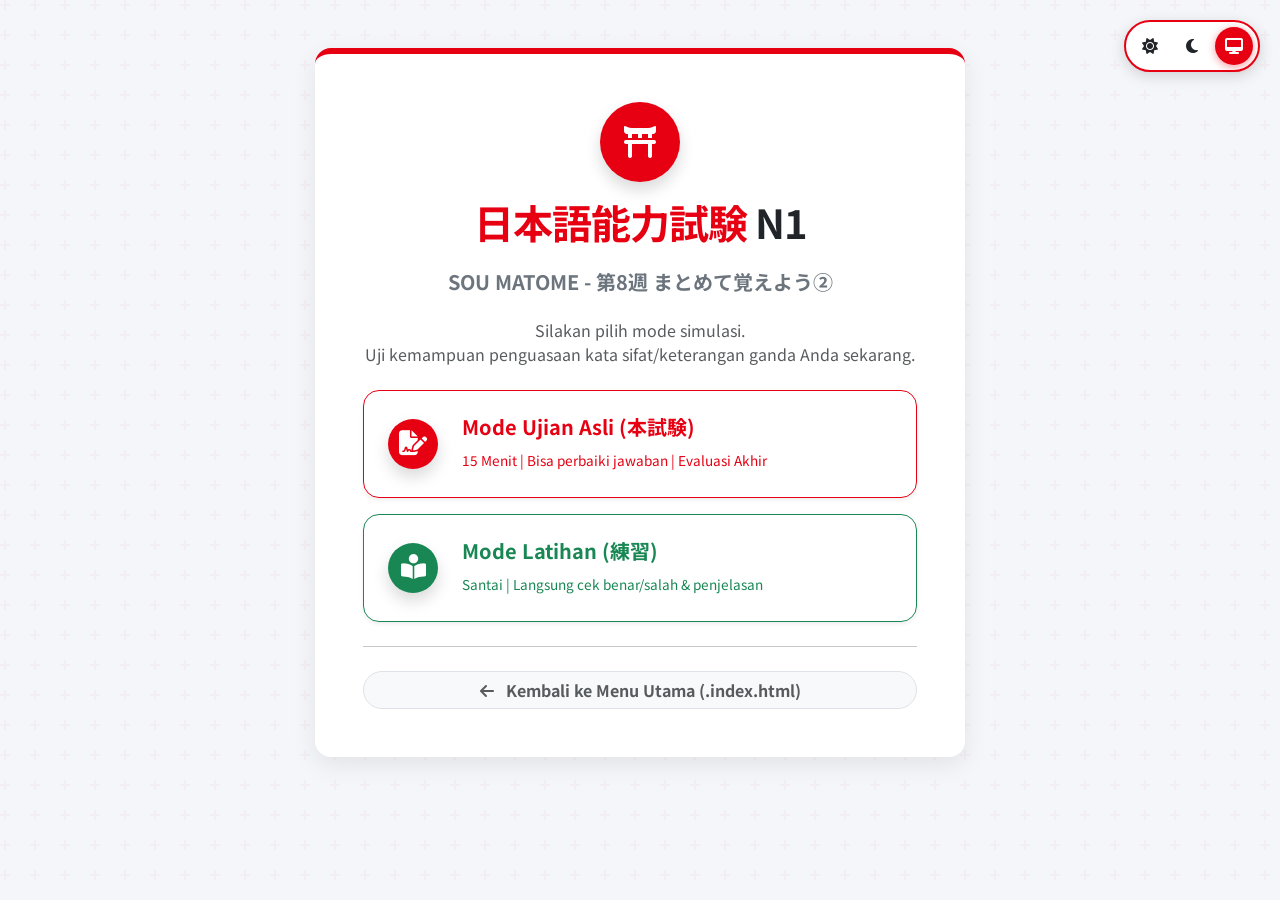
<file: exam/minggu8.html>
<!DOCTYPE html>
<html lang="id" data-bs-theme="light">
<head>
    <meta charset="UTF-8">
    <meta name="viewport" content="width=device-width, initial-scale=1.0">
    <title>JLPT N1 Simulator - Minggu 8</title>
    
    <link rel="preconnect" href="https://fonts.googleapis.com">
    <link rel="preconnect" href="https://fonts.gstatic.com" crossorigin>
    <link href="https://fonts.googleapis.com/css2?family=Noto+Sans+JP:wght@400;500;700;900&display=swap" rel="stylesheet">
    
    <link href="https://cdn.jsdelivr.net/npm/bootstrap@5.3.0/dist/css/bootstrap.min.css" rel="stylesheet">
    <link rel="stylesheet" href="https://cdnjs.cloudflare.com/ajax/libs/font-awesome/6.4.0/css/all.min.css">
    
    <style>
        :root {
            /* Warna Merah Khas JLPT */
            --jlpt-red: #e60012;
            --jlpt-red-dark: #b3000e;
            --jlpt-red-light: #ffe5e6;
            --transition-speed: 0.3s;
        }

        body {
            /* Motif Jepang Halus di Background */
            background-color: #f4f6f9;
            background-image: url("data:image/svg+xml,%3Csvg width='60' height='60' viewBox='0 0 60 60' xmlns='http://www.w3.org/2000/svg'%3E%3Cg fill='none' fill-rule='evenodd'%3E%3Cg fill='%23e60012' fill-opacity='0.03'%3E%3Cpath d='M36 34v-4h-2v4h-4v2h4v4h2v-4h4v-2h-4zm0-30V0h-2v4h-4v2h4v4h2V6h4V4h-4zM6 34v-4H4v4H0v2h4v4h2v-4h4v-2H6zM6 4V0H4v4H0v2h4v4h2V6h4V4H6z'/%3E%3C/g%3E%3C/g%3E%3C/svg%3E");
            transition: background-color var(--transition-speed), color var(--transition-speed);
            font-family: 'Noto Sans JP', 'Segoe UI', Tahoma, sans-serif;
        }

        /* Override Bootstrap Primary Color dengan JLPT Red */
        .text-primary { color: var(--jlpt-red) !important; }
        .bg-primary { background-color: var(--jlpt-red) !important; }
        .border-primary { border-color: var(--jlpt-red) !important; }
        
        .btn-primary {
            background-color: var(--jlpt-red);
            border-color: var(--jlpt-red);
            color: white;
            box-shadow: 0 4px 10px rgba(230, 0, 18, 0.3);
        }
        .btn-primary:hover {
            background-color: var(--jlpt-red-dark);
            border-color: var(--jlpt-red-dark);
            transform: translateY(-2px);
            box-shadow: 0 6px 15px rgba(230, 0, 18, 0.4);
        }
        
        .btn-outline-primary {
            color: var(--jlpt-red);
            border-color: var(--jlpt-red);
        }
        .btn-outline-primary:hover {
            background-color: var(--jlpt-red);
            color: white;
        }

        /* Styling Kartu */
        .card-exam {
            border: none;
            border-radius: 16px;
            border-top: 6px solid var(--jlpt-red);
            box-shadow: 0 8px 25px rgba(0,0,0,0.08);
            background-color: rgba(255, 255, 255, 0.95);
            backdrop-filter: blur(5px);
            transition: transform var(--transition-speed), box-shadow var(--transition-speed);
        }

        [data-bs-theme="dark"] body {
            background-color: #121212;
            background-image: url("data:image/svg+xml,%3Csvg width='60' height='60' viewBox='0 0 60 60' xmlns='http://www.w3.org/2000/svg'%3E%3Cg fill='none' fill-rule='evenodd'%3E%3Cg fill='%23ffffff' fill-opacity='0.03'%3E%3Cpath d='M36 34v-4h-2v4h-4v2h4v4h2v-4h4v-2h-4zm0-30V0h-2v4h-4v2h4v4h2V6h4V4h-4zM6 34v-4H4v4H0v2h4v4h2v-4h4v-2H6zM6 4V0H4v4H0v2h4v4h2V6h4V4H6z'/%3E%3C/g%3E%3C/g%3E%3C/svg%3E");
        }
        [data-bs-theme="dark"] .card-exam {
            background-color: #1e1e1e;
            border-top: 6px solid var(--jlpt-red);
            box-shadow: 0 10px 30px rgba(0,0,0,0.5);
        }

        /* Tombol Opsi Jawaban */
        .btn-option {
            border-radius: 12px;
            border-width: 2px;
            text-align: left;
            position: relative;
            overflow: hidden;
            transition: all 0.25s ease;
            font-size: 1.05rem;
            color: inherit;
            background-color: transparent;
            border-color: #dee2e6;
        }

        [data-bs-theme="dark"] .btn-option { border-color: #444; color: #f8f9fa; }

        .btn-option:hover:not(:disabled) {
            transform: scale(1.02);
            border-color: var(--jlpt-red);
            background-color: var(--jlpt-red-light);
            color: #333;
        }
        [data-bs-theme="dark"] .btn-option:hover:not(:disabled) {
            background-color: rgba(230, 0, 18, 0.2);
            color: #fff;
        }

        /* Kustomisasi Mode Terpilih (Mode Asli) */
        .btn-selected {
            background-color: var(--jlpt-red) !important;
            color: white !important;
            border-color: var(--jlpt-red) !important;
            box-shadow: 0 4px 10px rgba(230, 0, 18, 0.3);
        }

        /* Nomor Opsi pada Tombol */
        .opt-number {
            display: flex;
            align-items: center;
            justify-content: center;
            width: 28px;
            height: 28px;
            border-radius: 50%;
            background-color: #e9ecef;
            color: #495057;
            font-weight: bold;
            margin-right: 12px;
            transition: all 0.3s ease;
        }
        [data-bs-theme="dark"] .opt-number { background-color: #333; color: #fff; }
        .btn-selected .opt-number, .btn-success .opt-number, .btn-danger .opt-number {
            background-color: rgba(255, 255, 255, 0.2) !important;
            color: white !important;
        }

        /* Animasi Benar/Salah */
        @keyframes pulse-success {
            0% { transform: scale(1); box-shadow: 0 0 0 0 rgba(25, 135, 84, 0.7); }
            50% { transform: scale(1.03); background-color: #198754; color: white; box-shadow: 0 0 0 10px rgba(25, 135, 84, 0); }
            100% { transform: scale(1); background-color: #198754; color: white; border-color: #198754; }
        }

        @keyframes shake-error {
            0%, 100% { transform: translateX(0); }
            20%, 60% { transform: translateX(-6px); }
            40%, 80% { transform: translateX(6px); }
            50% { background-color: #dc3545; color: white; }
            100% { background-color: #dc3545; color: white; border-color: #dc3545; }
        }

        .animate-correct { animation: pulse-success 0.5s ease-out forwards; }
        .animate-wrong { animation: shake-error 0.5s ease-in-out forwards; }

        /* Timer Pulse */
        @keyframes pulse-danger {
            0% { transform: scale(1); opacity: 1; }
            50% { transform: scale(1.05); opacity: 0.8; }
            100% { transform: scale(1); opacity: 1; }
        }
        .timer-warning { animation: pulse-danger 1s infinite; background-color: #dc3545 !important; }

        /* Theme Switcher Widget */
        .theme-switcher {
            position: fixed;
            top: 20px;
            right: 20px;
            z-index: 1000;
            background: var(--bs-body-bg);
            border-radius: 50px;
            padding: 5px;
            box-shadow: 0 4px 15px rgba(0,0,0,0.15);
            border: 2px solid var(--jlpt-red);
        }

        .btn-theme {
            border-radius: 50%;
            width: 38px;
            height: 38px;
            padding: 0;
            display: inline-flex;
            align-items: center;
            justify-content: center;
            border: none;
            background: transparent;
            color: var(--bs-body-color);
            transition: all 0.3s;
        }

        .btn-theme.active {
            background: var(--jlpt-red);
            color: white;
            box-shadow: 0 2px 8px rgba(230, 0, 18, 0.4);
        }
        
        .explanation-box {
            border-left: 5px solid var(--jlpt-red);
            background-color: var(--jlpt-red-light);
            border-radius: 0 12px 12px 0;
            color: #333;
        }
        [data-bs-theme="dark"] .explanation-box {
            background-color: rgba(230, 0, 18, 0.1);
            color: #eee;
        }

        .explanation-list li { margin-bottom: 6px; }
        .soal-text { font-size: 1.25rem; font-weight: 700; color: inherit; }
        .badge-soal { background-color: var(--jlpt-red); font-size: 1rem; }
    </style>
</head>
<body>

    <div class="theme-switcher d-flex gap-1">
        <button class="btn-theme" id="btn-theme-light" onclick="setTheme('light')" title="Light Mode">
            <i class="fas fa-sun"></i>
        </button>
        <button class="btn-theme" id="btn-theme-dark" onclick="setTheme('dark')" title="Dark Mode">
            <i class="fas fa-moon"></i>
        </button>
        <button class="btn-theme" id="btn-theme-system" onclick="setTheme('system')" title="System Theme">
            <i class="fas fa-desktop"></i>
        </button>
    </div>

    <div class="container py-5" id="app">
        </div>

    <script>
        const hari8_data = [
            { id: 1, text: "このパソコンは（  ）が遅い。", options: ["アクセス", "アップ", "ネック", "アピール"], answer: 0, explanation: "Konteks: Waktu akses (koneksi) komputer ini lambat.<ul class='explanation-list mt-2 mb-0 ps-3'><li><strong>1. アクセス:</strong> Tepat. Akses/koneksi (access).</li><li><strong>2. アップ:</strong> Naik/Meningkat (up).</li><li><strong>3. ネック:</strong> Hambatan (bottleneck).</li><li><strong>4. アピール:</strong> Daya tarik/menarik perhatian (appeal).</li></ul>" },
            { id: 2, text: "クラスの代表に（  ）された。", options: ["ファイト", "マーク", "エントリー", "ピックアップ"], answer: 3, explanation: "Konteks: Dipilih sebagai perwakilan kelas.<ul class='explanation-list mt-2 mb-0 ps-3'><li><strong>1. ファイト:</strong> Semangat/Bertarung (fight).</li><li><strong>2. マーク:</strong> Ditandai / diawasi (mark).</li><li><strong>3. エントリー:</strong> Mendaftar (entry).</li><li><strong>4. ピックアップ:</strong> Tepat. Dipilih / dijemput (picked up).</li></ul>" },
            { id: 3, text: "今日は体調が（  ）しない。", options: ["さっと", "ぱっと", "どっと", "ぐっと"], answer: 1, explanation: "Konteks: Hari ini kondisi badan terasa kurang enak / tidak prima.<ul class='explanation-list mt-2 mb-0 ps-3'><li><strong>1. さっと:</strong> Dengan cepat.</li><li><strong>2. ぱっと:</strong> Tepat. 「ぱっとしない」 berarti tidak terlihat bagus, kurang enak, atau tidak memuaskan.</li><li><strong>3. どっと:</strong> Berbondong-bondong / tumpah ruah.</li><li><strong>4. ぐっと:</strong> Jauh lebih (baik) / tertegun.</li></ul>" },
            { id: 4, text: "彼女は（  ）うれしそうな顔をした。", options: ["さっと", "ちらっと", "にやっと", "くるりと"], answer: 2, explanation: "Konteks: Dia tersenyum menyeringai dengan wajah yang terlihat senang.<ul class='explanation-list mt-2 mb-0 ps-3'><li><strong>1. さっと:</strong> Tiba-tiba/dengan cepat.</li><li><strong>2. ちらっと:</strong> Sekilas (biasanya untuk melihat: ちらっと見る).</li><li><strong>3. にやっと:</strong> Tepat. Tersenyum menyeringai (grinned/smirked).</li><li><strong>4. くるりと:</strong> Berbalik memutar (berputar 180 derajat).</li></ul>" },
            { id: 5, text: "（  ）お礼を申しあげます。", options: ["つくづく", "謹んで", "切に", "しきりに"], answer: 1, explanation: "Konteks: Saya mengucapkan terima kasih dengan penuh rasa hormat.<ul class='explanation-list mt-2 mb-0 ps-3'><li><strong>1. つくづく:</strong> Sangat dalam / sungguh-sungguh (merasakan).</li><li><strong>2. 謹んで (つつしんで):</strong> Tepat. Dengan rendah hati / dengan hormat (biasanya untuk salam formal).</li><li><strong>3. 切に (せつに):</strong> Dengan sungguh-sungguh (berharap).</li><li><strong>4. しきりに:</strong> Berulang kali / sering.</li></ul>" },
            { id: 6, text: "彼は（  ）怒りっぽい。", options: ["むやみに", "やけに", "しきりに", "てっきり"], answer: 1, explanation: "Konteks: Dia menjadi anehnya / sangat mudah marah.<ul class='explanation-list mt-2 mb-0 ps-3'><li><strong>1. むやみに:</strong> Secara sembarangan / membabi buta.</li><li><strong>2. やけに:</strong> Tepat. Sangat / amat (awfully). Biasanya digunakan saat suatu kondisi terasa tidak normal (misal: やけに怒りっぽい = anehnya sangat mudah marah).</li><li><strong>3. しきりに:</strong> Terus menerus.</li><li><strong>4. てっきり:</strong> Pasti (dugaan yang ternyata salah).</li></ul>" },
            { id: 7, text: "その事故を見て、（  ）した。", options: ["はらはら", "ぞっと", "むかむか", "いらいら"], answer: 1, explanation: "Konteks: Melihat kecelakaan itu, saya merinding / bergidik ngeri.<ul class='explanation-list mt-2 mb-0 ps-3'><li><strong>1. はらはら:</strong> Cemas berdebar-debar (takut akan sesuatu).</li><li><strong>2. ぞっと:</strong> Tepat. Bergidik / merinding ketakutan.</li><li><strong>3. むかむか:</strong> Mual / kesal.</li><li><strong>4. いらいら:</strong> Kesal / jengkel (impatient).</li></ul>" },
            { id: 8, text: "郊外には自然が残り、子供が（  ）遊んでいる。", options: ["がらりと", "ちらほら", "ぶらぶら", "のびのび"], answer: 3, explanation: "Konteks: Di pinggiran kota alamnya masih terjaga, anak-anak bermain dengan bebas dan leluasa.<ul class='explanation-list mt-2 mb-0 ps-3'><li><strong>1. がらりと:</strong> Berubah total.</li><li><strong>2. ちらほら:</strong> Tersebar sedikit-sedikit.</li><li><strong>3. ぶらぶら:</strong> Berkeliaran tanpa tujuan (strolling).</li><li><strong>4. のびのび:</strong> Tepat. Bebas leluasa / tanpa tekanan (freely).</li></ul>" },
            { id: 9, text: "この服は（  ）大きすぎる。", options: ["ぐっと", "ちょくちょく", "いささか", "ことに"], answer: 2, explanation: "Konteks: Pakaian ini rasanya agak (sedikit) kebesaran.<ul class='explanation-list mt-2 mb-0 ps-3'><li><strong>1. ぐっと:</strong> Jauh lebih / sangat.</li><li><strong>2. ちょくちょく:</strong> Kerap kali / sering.</li><li><strong>3. いささか:</strong> Tepat. Agak / sedikit (somewhat).</li><li><strong>4. ことに:</strong> Khususnya.</li></ul>" },
            { id: 10, text: "彼は（  ）現れた。", options: ["ふらりと", "ちらほら", "ずらりと", "ぐるぐる"], answer: 0, explanation: "Konteks: Dia tiba-tiba muncul (tanpa tujuan jelas / sekadar mampir).<ul class='explanation-list mt-2 mb-0 ps-3'><li><strong>1. ふらりと:</strong> Tepat. Muncul atau mampir tanpa tujuan yang jelas/tiba-tiba.</li><li><strong>2. ちらほら:</strong> Tersebar di sana-sini.</li><li><strong>3. ずらりと:</strong> Berjejer rapi.</li><li><strong>4. ぐるぐる:</strong> Berputar-putar.</li></ul>" },
            { id: 11, text: "【とても上手に】", options: ["まんまと", "まともに", "もろに", "見事に"], answer: 3, explanation: "Makna: Dengan sangat baik / luar biasa sukses.<ul class='explanation-list mt-2 mb-0 ps-3'><li><strong>1. まんまと:</strong> Dengan sukses (tapi untuk menipu/memperdaya).</li><li><strong>2. まともに:</strong> Secara wajar / langsung.</li><li><strong>3. もろに:</strong> Secara telak / langsung.</li><li><strong>4. 見事に (みごとに):</strong> Tepat. Splendidly / dengan sangat gemilang.</li></ul>" },
            { id: 12, text: "【前もって】", options: ["あらかじめ", "なにとぞ", "てっきり", "まさか"], answer: 0, explanation: "Makna: Sebelumnya / dari awal (beforehand).<ul class='explanation-list mt-2 mb-0 ps-3'><li><strong>1. あらかじめ:</strong> Tepat. Bersinonim dengan 前もって (terlebih dahulu).</li><li><strong>2. なにとぞ:</strong> Mohon / please.</li><li><strong>3. てっきり:</strong> Saya kira (pasti).</li><li><strong>4. まさか:</strong> Mustahil / masa iya.</li></ul>" },
            { id: 13, text: "【ちょうど、あたかも】", options: ["もしかして", "いかにも", "まさに", "どうやら"], answer: 2, explanation: "Makna: Persis seperti / benar-benar layaknya.<ul class='explanation-list mt-2 mb-0 ps-3'><li><strong>1. もしかして:</strong> Jangan-jangan.</li><li><strong>2. いかにも:</strong> Memang khas (seperti).</li><li><strong>3. まさに:</strong> Tepat. Persis (exactly / just like).</li><li><strong>4. どうやら:</strong> Sepertinya.</li></ul>" },
            { id: 14, text: "【もう一度】", options: ["改めて", "まして", "到底", "かつて"], answer: 0, explanation: "Makna: Sekali lagi / memperbarui.<ul class='explanation-list mt-2 mb-0 ps-3'><li><strong>1. 改めて (あらためて):</strong> Tepat. Sekali lagi (nanti) / secara formal ulang.</li><li><strong>2. まして:</strong> Apalagi.</li><li><strong>3. 到底 (とうてい):</strong> Sama sekali (tidak mungkin).</li><li><strong>4. かつて:</strong> Dulu / pernah.</li></ul>" },
            { id: 15, text: "【はっきりと】", options: ["かろうじて", "断然", "くっきりと", "強いて"], answer: 2, explanation: "Makna: Dengan jelas / tegas (terlihat batasannya).<ul class='explanation-list mt-2 mb-0 ps-3'><li><strong>1. かろうじて:</strong> Nyaris tidak / dengan susah payah.</li><li><strong>2. 断然 (だんぜん):</strong> Pasti / jauh lebih.</li><li><strong>3. くっきりと:</strong> Tepat. Jelas / kentara (distinctly/clearly, misal garis gunung di langit).</li><li><strong>4. 強いて (しいて):</strong> Memaksakan diri.</li></ul>" },
            { id: 16, text: "彼は私の言うことを「まったく」信じていないようだ。", options: ["いっそ", "まるっきり", "さほど", "てっきり"], answer: 1, explanation: "Kata yang bersinonim dengan まったく(～ない) (sama sekali tidak).<ul class='explanation-list mt-2 mb-0 ps-3'><li><strong>1. いっそ:</strong> Sekalian saja / lebih baik.</li><li><strong>2. まるっきり:</strong> Tepat. Sama sekali (tidak).</li><li><strong>3. さほど:</strong> Tidak begitu (tidak terlalu).</li><li><strong>4. てっきり:</strong> Kukira (ternyata tidak).</li></ul>" },
            { id: 17, text: "「無理に」とは言いませんが、できればお願いします。", options: ["まして", "強いて", "あえて", "さして"], answer: 1, explanation: "Kata yang bersinonim dengan 無理に (memaksa).<ul class='explanation-list mt-2 mb-0 ps-3'><li><strong>1. まして:</strong> Apalagi.</li><li><strong>2. 強いて (しいて):</strong> Tepat. Secara paksa / jika harus dipaksakan.</li><li><strong>3. あえて:</strong> Memberanikan diri / sengaja (melakukan hal sulit).</li><li><strong>4. さして:</strong> Tidak begitu (banyak).</li></ul>" },
            { id: 18, text: "彼女は「しきりに」時計を気にしている。", options: ["やたらと", "むやみに", "何度も", "どうやら"], answer: 2, explanation: "Kata yang bersinonim dengan しきりに (berulang kali / terus menerus).<ul class='explanation-list mt-2 mb-0 ps-3'><li><strong>1. やたらと:</strong> Secara berlebihan (tanpa alasan).</li><li><strong>2. むやみに:</strong> Membabi buta / sembarangan.</li><li><strong>3. 何度も:</strong> Tepat. Berkali-kali / berulang-ulang.</li><li><strong>4. どうやら:</strong> Tampaknya.</li></ul>" },
            { id: 19, text: "「どうしても」あの時の失敗が忘れられない。", options: ["なにとぞ", "どうやら", "どうにか", "なかなか"], answer: 3, explanation: "Kata yang bersinonim dengan どうしても(～ない) (sama sekali tidak bisa).<ul class='explanation-list mt-2 mb-0 ps-3'><li><strong>1. なにとぞ:</strong> Mohon dengan sangat.</li><li><strong>2. どうやら:</strong> Sepertinya.</li><li><strong>3. どうにか:</strong> Bagaimanapun caranya (bisa terselesaikan).</li><li><strong>4. なかなか:</strong> Tepat. Jika diikuti bentuk negatif berarti 'susah sekali' atau 'sama sekali tidak bisa'.</li></ul>" },
            { id: 20, text: "おじいちゃん、「くれぐれも」お体に気をつけてくださいね。", options: ["切に", "なにとぞ", "どうか", "よくよく"], answer: 2, explanation: "Kata yang bersinonim dengan くれぐれも (tolong dengan amat sangat / sungguh-sungguh memohon).<ul class='explanation-list mt-2 mb-0 ps-3'><li><strong>1. 切に (せつに):</strong> Berharap dengan tulus.</li><li><strong>2. なにとぞ:</strong> Formal sekali untuk memohon (please do).</li><li><strong>3. どうか:</strong> Tepat. Tolong / please (bersinonim saat memberikan pesan permohonan ke orang lain).</li><li><strong>4. よくよく:</strong> Benar-benar / sangat.</li></ul>" },
            { id: 21, text: "フォロー", options: ["授業に「フォロー」して、遅刻した。", "社長の話を「フォロー」して、ノートに書いた。", "彼の失敗をみんなで「フォロー」した。", "ルールを「フォロー」して、ゲームをした。"], answer: 2, explanation: "Penggunaan yang tepat untuk フォロー (follow up / menutupi kesalahan orang lain / mendukung).<br>Opsi 3 paling tepat: 'Kami semua membantu (meng-cover) kesalahannya.' <br>Opsi 1 salah (seharusnya 遅れて). Opsi 2 salah (seharusnya メモして). Opsi 4 salah (seharusnya 守って)." },
            { id: 22, text: "どうやら", options: ["「どうやら」明日は雨になりそうだ。", "彼は「どうやら」遅刻して、怒られた。", "「どうやら」してこの問題を解決したい。", "彼の言うことは「どうやら」うそではない。"], answer: 0, explanation: "Penggunaan yang tepat untuk どうやら (sepertinya / tampaknya).<br>Opsi 1 paling tepat: 'Sepertinya besok akan hujan.' <br>Opsi 2 salah (seharusnya またしても). Opsi 3 salah (seharusnya どうにか). Opsi 4 salah (seharusnya まったく)." },
            { id: 23, text: "つくづく", options: ["彼は「つくづく」自分の失敗を反省した。", "「つくづく」考えてから、返事します。", "このごろ「つくづく」自分が嫌になる。", "「つくづく」見ると、きれいな絵だ。"], answer: 2, explanation: "Penggunaan yang tepat untuk つくづく (sangat dalam / keen feeling, biasanya tentang diri sendiri/nasib).<br>Opsi 3 paling tepat: 'Akhir-akhir ini, aku sangat membenci diriku sendiri.' <br>Opsi 1 salah (深く反省した). Opsi 2 salah (じっくり). Opsi 4 salah (よくよく / じっと)." },
            { id: 24, text: "断然 (だんぜん)", options: ["彼は「断然」その誘いを断った。", "このケーキのほうが「断然」おいしい。", "彼は「断然」怒っている。", "その話は「断然」うそだ。"], answer: 1, explanation: "Penggunaan yang tepat untuk 断然 (jauh lebih / by far, digunakan saat membandingkan dan menyatakan satu hal mutlak lebih superior).<br>Opsi 2 paling tepat: 'Kue yang ini jelas (jauh lebih) enak.'<br>Opsi 1 salah (きっぱり). Opsi 3 salah (ものすごく). Opsi 4 salah (絶対に)." },
            { id: 25, text: "ルーズ", options: ["彼は時間に「ルーズ」だ。", "靴のひもが「ルーズ」になっている。", "このシャツは少し「ルーズ」だ。", "「ルーズ」な道を歩くのは疲れる。"], answer: 0, explanation: "Penggunaan yang tepat untuk ルーズ (sloppy / tidak disiplin / ceroboh soal aturan, waktu, uang).<br>Opsi 1 paling tepat: 'Dia orangnya tidak disiplin soal waktu (suka telat).' <br>Opsi 2 salah (ゆるく). Opsi 3 salah (ゆるい). Opsi 4 salah (険しい/悪い)." }
        ];
    </script>

    <script>
        // --- 1. THEME MANAGEMENT ---
        function getSavedTheme() {
            return localStorage.getItem('jlpt_theme') || 'system';
        }

        function setTheme(theme) {
            localStorage.setItem('jlpt_theme', theme);
            
            document.querySelectorAll('.btn-theme').forEach(btn => btn.classList.remove('active'));
            document.getElementById(`btn-theme-${theme}`).classList.add('active');

            if (theme === 'system') {
                const systemPrefersDark = window.matchMedia('(prefers-color-scheme: dark)').matches;
                document.documentElement.setAttribute('data-bs-theme', systemPrefersDark ? 'dark' : 'light');
            } else {
                document.documentElement.setAttribute('data-bs-theme', theme);
            }
        }

        window.matchMedia('(prefers-color-scheme: dark)').addEventListener('change', () => {
            if (getSavedTheme() === 'system') setTheme('system');
        });

        setTheme(getSavedTheme());

        // --- 2. STATE MANAGEMENT ---
        let state = JSON.parse(sessionStorage.getItem('jlpt_session_minggu8')) || {
            mode: null,          
            answers: {},         
            timeRemaining: 900,  
            isFinished: false,
            lastClicked: null    
        };
        let timerInterval;

        const saveState = () => sessionStorage.setItem('jlpt_session_minggu8', JSON.stringify(state));

        const resetSession = () => {
            if(confirm("Yakin ingin keluar? Riwayat ujian saat ini akan terhapus.")) {
                state = { mode: null, answers: {}, timeRemaining: 900, isFinished: false, lastClicked: null };
                saveState();
                clearInterval(timerInterval);
                renderHome();
                window.scrollTo({ top: 0, behavior: 'smooth' });
            }
        };
        
        const returnToIndex = () => {
            window.location.href = "../index.html";
        };

        const app = document.getElementById('app');

        // --- 3. RENDERING ENGINE ---
        function renderHome() {
            app.innerHTML = `
                <div class="card card-exam mx-auto" style="max-width: 650px;">
                    <div class="card-body text-center p-4 p-md-5">
                        <div class="mb-4 text-primary">
                            <div class="d-inline-flex align-items-center justify-content-center rounded-circle bg-primary text-white mb-3 shadow" style="width: 80px; height: 80px;">
                                <i class="fas fa-torii-gate fa-2x"></i>
                            </div>
                            <h1 class="display-6 fw-bold mb-1" style="letter-spacing: -1px;">日本語能力試験 <span class="text-dark" data-bs-theme="dark" style="color: inherit;">N1</span></h1>
                        </div>
                        <h5 class="text-secondary mb-4 fw-bold">SOU MATOME - 第8週 まとめて覚えよう②</h5>
                        <p class="mb-4 text-muted">Silakan pilih mode simulasi. <br class="d-none d-md-block">Uji kemampuan penguasaan kata sifat/keterangan ganda Anda sekarang.</p>
                        
                        <div class="d-grid gap-3 mb-4">
                            <button onclick="startQuiz('asli')" class="btn btn-outline-primary btn-lg p-3 p-md-4 text-start position-relative shadow-sm rounded-4">
                                <div class="d-flex align-items-center">
                                    <div class="bg-primary text-white rounded-circle d-flex align-items-center justify-content-center me-3 me-md-4 shadow" style="min-width: 50px; height: 50px;">
                                        <i class="fas fa-file-signature fa-lg"></i>
                                    </div>
                                    <div>
                                        <h5 class="mb-1 fw-bold">Mode Ujian Asli (本試験)</h5>
                                        <small style="font-size: 0.85rem;">15 Menit | Bisa perbaiki jawaban | Evaluasi Akhir</small>
                                    </div>
                                </div>
                            </button>
                            <button onclick="startQuiz('latihan')" class="btn btn-outline-success btn-lg p-3 p-md-4 text-start position-relative shadow-sm rounded-4">
                                <div class="d-flex align-items-center">
                                    <div class="bg-success text-white rounded-circle d-flex align-items-center justify-content-center me-3 me-md-4 shadow" style="min-width: 50px; height: 50px;">
                                        <i class="fas fa-book-reader fa-lg"></i>
                                    </div>
                                    <div>
                                        <h5 class="mb-1 fw-bold">Mode Latihan (練習)</h5>
                                        <small style="font-size: 0.85rem;">Santai | Langsung cek benar/salah & penjelasan</small>
                                    </div>
                                </div>
                            </button>
                        </div>
                        
                        <hr class="my-4">
                        <button onclick="returnToIndex()" class="btn btn-light border w-100 fw-bold rounded-pill text-muted">
                            <i class="fas fa-arrow-left me-2"></i> Kembali ke Menu Utama (.index.html)
                        </button>
                    </div>
                </div>
            `;
        }

        function startQuiz(mode) {
            state.mode = mode;
            state.isFinished = false;
            state.lastClicked = null;
            saveState();
            
            if (mode === 'asli' && !timerInterval) {
                timerInterval = setInterval(updateTimer, 1000);
            }
            renderQuiz();
            window.scrollTo({ top: 0, behavior: 'smooth' });
        }

        function updateTimer() {
            if (state.timeRemaining <= 0) {
                clearInterval(timerInterval);
                alert("Waktu Habis! Ujian otomatis dikumpulkan.");
                finishQuiz();
                return;
            }
            state.timeRemaining--;
            saveState();
            
            const timerEl = document.getElementById('timer-display');
            if (timerEl) {
                const m = Math.floor(state.timeRemaining / 60).toString().padStart(2, '0');
                const s = (state.timeRemaining % 60).toString().padStart(2, '0');
                
                if (state.timeRemaining < 180) { // Kurang dari 3 menit
                    timerEl.classList.remove('bg-primary');
                    timerEl.classList.add('timer-warning');
                }
                timerEl.innerHTML = `<i class="fas fa-stopwatch me-1"></i> ${m}:${s}`;
            }
        }

        window.selectOption = function(qId, optIndex) {
            if (state.isFinished) return;
            
            const isCorrect = hari8_data.find(q => q.id === qId).answer === optIndex;
            
            state.answers[qId] = optIndex;
            state.lastClicked = { qId, optIndex, isCorrect }; 
            
            saveState();
            renderQuiz();
        };

        function renderQuiz() {
            if (state.isFinished) return renderResult();

            let scoreLatihan = calculateScore();
            let totalAnswered = Object.keys(state.answers).length;
            let progress = (totalAnswered / hari8_data.length) * 100;

            let html = `
                <div class="d-flex flex-wrap gap-3 justify-content-between align-items-center mb-4 sticky-top bg-body pt-3 pb-2 z-3" style="margin-top:-20px;">
                    <button onclick="resetSession()" class="btn btn-outline-secondary rounded-pill shadow-sm">
                        <i class="fas fa-times me-1"></i> Batal
                    </button>
                    ${state.mode === 'asli' 
                        ? `<span class="badge bg-primary fs-5 shadow px-3 py-2 rounded-pill" id="timer-display">
                            <i class="fas fa-stopwatch me-1"></i> ${Math.floor(state.timeRemaining / 60).toString().padStart(2, '0')}:${(state.timeRemaining % 60).toString().padStart(2, '0')}
                           </span>`
                        : `<span class="badge bg-success fs-5 shadow px-3 py-2 rounded-pill"><i class="fas fa-star me-1 text-warning"></i> Skor: ${scoreLatihan.total}</span>`
                    }
                </div>

                <div class="card card-exam mb-4 border-0">
                    <div class="card-body p-4">
                        <h4 class="fw-bold mb-3 ${state.mode === 'asli' ? 'text-primary' : 'text-success'}">
                            <i class="${state.mode === 'asli' ? 'fas fa-pen-nib' : 'fas fa-dumbbell'} me-2"></i>
                            ${state.mode === 'asli' ? '本試験 (Ujian Asli) - 第8週' : '練習 (Mode Latihan) - 第8週'}
                        </h4>
                        <div class="progress" style="height: 12px; border-radius: 10px; background-color: var(--bs-secondary-bg);">
                            <div class="progress-bar progress-bar-striped progress-bar-animated ${state.mode === 'asli' ? 'bg-primary' : 'bg-success'}" 
                                 style="width: ${progress}%"></div>
                        </div>
                        <div class="text-end mt-2 fw-bold text-muted small">${totalAnswered} / ${hari8_data.length} Terjawab</div>
                    </div>
                </div>
            `;

            hari8_data.forEach((q, index) => {
                const userAnswer = state.answers[q.id];
                html += `
                    <div class="card card-exam mb-4" id="q${q.id}">
                        <div class="card-body p-3 p-md-4">
                            <div class="d-flex align-items-start mb-4">
                                <span class="badge badge-soal rounded-pill me-3 shadow-sm py-2 px-3">${index + 1}</span> 
                                <span class="soal-text lh-base">${q.text}</span>
                            </div>
                            <div class="row g-3 ms-md-4">
                `;

                q.options.forEach((opt, oIndex) => {
                    let btnClass = '';
                    let animateClass = '';
                    
                    if (state.mode === 'asli') {
                        if (userAnswer === oIndex) btnClass = 'btn-selected'; 
                    } else if (state.mode === 'latihan') {
                        if (userAnswer === oIndex) {
                            btnClass = (oIndex === q.answer) ? 'btn-success text-white' : 'btn-danger text-white';
                        } else if (userAnswer !== undefined && oIndex === q.answer) {
                            btnClass = 'border-success text-success fw-bold bg-success bg-opacity-10';
                        }
                    }

                    if (state.lastClicked && state.lastClicked.qId === q.id && state.lastClicked.optIndex === oIndex && state.mode === 'latihan') {
                        animateClass = state.lastClicked.isCorrect ? 'animate-correct' : 'animate-wrong';
                    }

                    html += `
                        <div class="col-12 col-md-6 d-grid">
                            <button onclick="selectOption(${q.id}, ${oIndex})" 
                                    class="btn btn-option border p-3 d-flex align-items-center ${btnClass} ${animateClass}">
                                <span class="opt-number shadow-sm">${oIndex + 1}</span>
                                <span>${opt}</span>
                            </button>
                        </div>
                    `;
                });

                if (state.mode === 'latihan' && userAnswer !== undefined) {
                    const isCorrect = userAnswer === q.answer;
                    html += `
                        <div class="col-12 mt-4 ms-md-4 w-auto">
                            <div class="p-3 explanation-box shadow-sm">
                                <h6 class="${isCorrect ? 'text-success' : 'text-danger'} fw-bold mb-2">
                                    <i class="${isCorrect ? 'fas fa-check-circle' : 'fas fa-times-circle'} me-1"></i>
                                    ${isCorrect ? 'Jawaban Tepat!' : 'Jawaban Kurang Tepat.'}
                                </h6>
                                <div class="small lh-lg">
                                    ${q.explanation}
                                </div>
                            </div>
                        </div>
                    `;
                }

                html += `</div></div></div>`;
            });

            html += `
                <div class="text-center mt-5 mb-5 pb-5">
                    <button onclick="confirmFinish()" class="btn btn-primary btn-lg px-5 py-3 rounded-pill shadow fw-bold fs-5">
                        <i class="fas fa-paper-plane me-2"></i> Kumpulkan Ujian
                    </button>
                </div>
            `;

            app.innerHTML = html;
        }

        function calculateScore() {
            let correct = 0, wrong = 0;
            for (let qId in state.answers) {
                const q = hari8_data.find(x => x.id == qId);
                if (state.answers[qId] === q.answer) correct++;
                else wrong++;
            }
            return { correct, wrong, total: correct - wrong }; 
        }

        window.confirmFinish = function() {
            const answered = Object.keys(state.answers).length;
            if (answered < hari8_data.length) {
                if(!confirm(`Ada soal yang belum dijawab (${answered}/${hari8_data.length}). Yakin ingin mengumpulkan sekarang?`)) {
                    return;
                }
            } else {
                if(!confirm("Kumpulkan dan lihat hasil akhir?")) return;
            }
            finishQuiz();
        };

        window.finishQuiz = function() {
            state.isFinished = true;
            clearInterval(timerInterval);
            saveState();
            renderResult();
            window.scrollTo({ top: 0, behavior: 'smooth' });
        };

        function renderResult() {
            const result = calculateScore();
            const answeredCount = Object.keys(state.answers).length;
            const unanswered = hari8_data.length - answeredCount;
            
            let grade = '不合格 (F)';
            let gradeColor = 'text-danger';
            let icon = 'fa-times-circle';
            
            if (result.total >= 20) { grade = '秀 (A+)'; gradeColor = 'text-success'; icon = 'fa-crown text-warning'; }
            else if (result.total >= 15) { grade = '優 (A)'; gradeColor = 'text-primary'; icon = 'fa-medal text-primary'; }
            else if (result.total >= 10) { grade = '良 (B)'; gradeColor = 'text-info'; icon = 'fa-thumbs-up text-info'; }
            else if (result.total >= 5) { grade = '可 (C)'; gradeColor = 'text-warning'; icon = 'fa-check text-warning'; }
            else if (result.total >= 0) { grade = '不可 (D)'; gradeColor = 'text-danger'; icon = 'fa-exclamation-triangle text-danger'; }

            let html = `
                <div class="card card-exam border-0 mb-5 text-center overflow-hidden">
                    <div class="bg-primary text-white py-4 shadow-sm">
                        <h2 class="fw-bold m-0"><i class="fas fa-poll me-2"></i> Hasil Simulasi N1 - 第8週</h2>
                    </div>
                    <div class="card-body p-4 p-md-5">
                        <i class="fas ${icon} fa-5x mb-3 drop-shadow"></i>
                        <h1 class="display-3 fw-bold mb-1 ${gradeColor}">${grade}</h1>
                        <h4 class="mb-4 text-muted fw-bold">Skor Anda: <span class="${gradeColor}">${result.total}</span> / 25</h4>
                        
                        <div class="row justify-content-center mb-5 g-3">
                            <div class="col-4 col-md-3">
                                <div class="bg-success text-white p-3 rounded-4 shadow-sm h-100 d-flex flex-column justify-content-center">
                                    <i class="fas fa-check-circle fa-2x mb-2 opacity-75"></i>
                                    <h6 class="mb-1">Benar</h6>
                                    <h3 class="m-0 fw-bold">${result.correct}</h3>
                                </div>
                            </div>
                            <div class="col-4 col-md-3">
                                <div class="bg-danger text-white p-3 rounded-4 shadow-sm h-100 d-flex flex-column justify-content-center">
                                    <i class="fas fa-times-circle fa-2x mb-2 opacity-75"></i>
                                    <h6 class="mb-1">Salah</h6>
                                    <h3 class="m-0 fw-bold">${result.wrong}</h3>
                                </div>
                            </div>
                            <div class="col-4 col-md-3">
                                <div class="bg-secondary text-white p-3 rounded-4 shadow-sm h-100 d-flex flex-column justify-content-center">
                                    <i class="fas fa-minus-circle fa-2x mb-2 opacity-75"></i>
                                    <h6 class="mb-1">Kosong</h6>
                                    <h3 class="m-0 fw-bold">${unanswered}</h3>
                                </div>
                            </div>
                        </div>

                        <button onclick="resetSession()" class="btn btn-outline-primary btn-lg px-5 rounded-pill shadow-sm fw-bold">
                            <i class="fas fa-redo-alt me-2"></i> Ulangi Simulasi
                        </button>
                    </div>
                </div>

                <div class="d-flex align-items-center mb-4 border-bottom border-primary border-2 pb-2">
                    <i class="fas fa-list-check fa-2x me-3 text-primary"></i>
                    <h3 class="fw-bold m-0 text-primary">Evaluasi Detail</h3>
                </div>
            `;

            hari8_data.forEach((q, index) => {
                const userAnswer = state.answers[q.id];
                const isCorrect = userAnswer === q.answer;
                const isUnanswered = userAnswer === undefined;
                
                let borderClass = isUnanswered ? 'border-secondary' : (isCorrect ? 'border-success' : 'border-danger');
                let badgeStatus = isUnanswered 
                    ? '<span class="badge bg-secondary rounded-pill px-3"><i class="fas fa-minus me-1"></i> Kosong</span>' 
                    : (isCorrect ? '<span class="badge bg-success rounded-pill px-3"><i class="fas fa-check me-1"></i> Benar</span>' : '<span class="badge bg-danger rounded-pill px-3"><i class="fas fa-times me-1"></i> Salah</span>');

                html += `
                    <div class="card card-exam mb-4 shadow-sm border-0" style="border-left: 6px solid ${isUnanswered ? '#6c757d' : (isCorrect ? '#198754' : '#dc3545')} !important; border-top: none;">
                        <div class="card-body p-4">
                            <h5 class="mb-3 lh-base">
                                ${badgeStatus} <span class="ms-2 fw-bold text-muted">No. ${index + 1}</span>
                            </h5>
                            <h5 class="fw-bold mb-4">${q.text}</h5>
                            
                            <div class="row g-3 mb-4">
                                <div class="col-md-6">
                                    <div class="p-3 rounded-4 bg-light text-dark h-100 ${!isUnanswered && !isCorrect ? 'border border-danger border-2' : 'border border-light'}">
                                        <small class="text-muted d-block mb-2 fw-bold"><i class="fas fa-user-edit me-1"></i> Jawaban Anda:</small>
                                        <strong class="${isCorrect ? 'text-success' : (!isUnanswered ? 'text-danger' : 'text-muted')} fs-6">
                                            ${isUnanswered ? '<em>Tidak dijawab</em>' : (userAnswer + 1) + '. ' + q.options[userAnswer]}
                                        </strong>
                                    </div>
                                </div>
                                <div class="col-md-6">
                                    <div class="p-3 rounded-4 bg-light text-dark h-100 border border-success border-2" style="background-color: rgba(25,135,84,0.05) !important;">
                                        <small class="text-success d-block mb-2 fw-bold"><i class="fas fa-key me-1"></i> Kunci Jawaban:</small>
                                        <strong class="text-success fs-6">
                                            ${(q.answer + 1)}. ${q.options[q.answer]}
                                        </strong>
                                    </div>
                                </div>
                            </div>
                            <div class="explanation-box p-3 rounded-3">
                                <span class="badge bg-primary mb-2">解説 (Penjelasan)</span>
                                <div class="lh-lg small">${q.explanation}</div>
                            </div>
                        </div>
                    </div>
                `;
            });

            html += `<div class="mb-5 pb-5"></div>`;
            app.innerHTML = html;
        }

        // --- 4. INIT ---
        if (state.mode && !state.isFinished) {
            if (state.mode === 'asli' && !timerInterval) {
                timerInterval = setInterval(updateTimer, 1000);
            }
            renderQuiz();
        } else if (state.isFinished) {
            renderResult();
        } else {
            renderHome();
        }
    </script>
</body>
</html>
</file>
